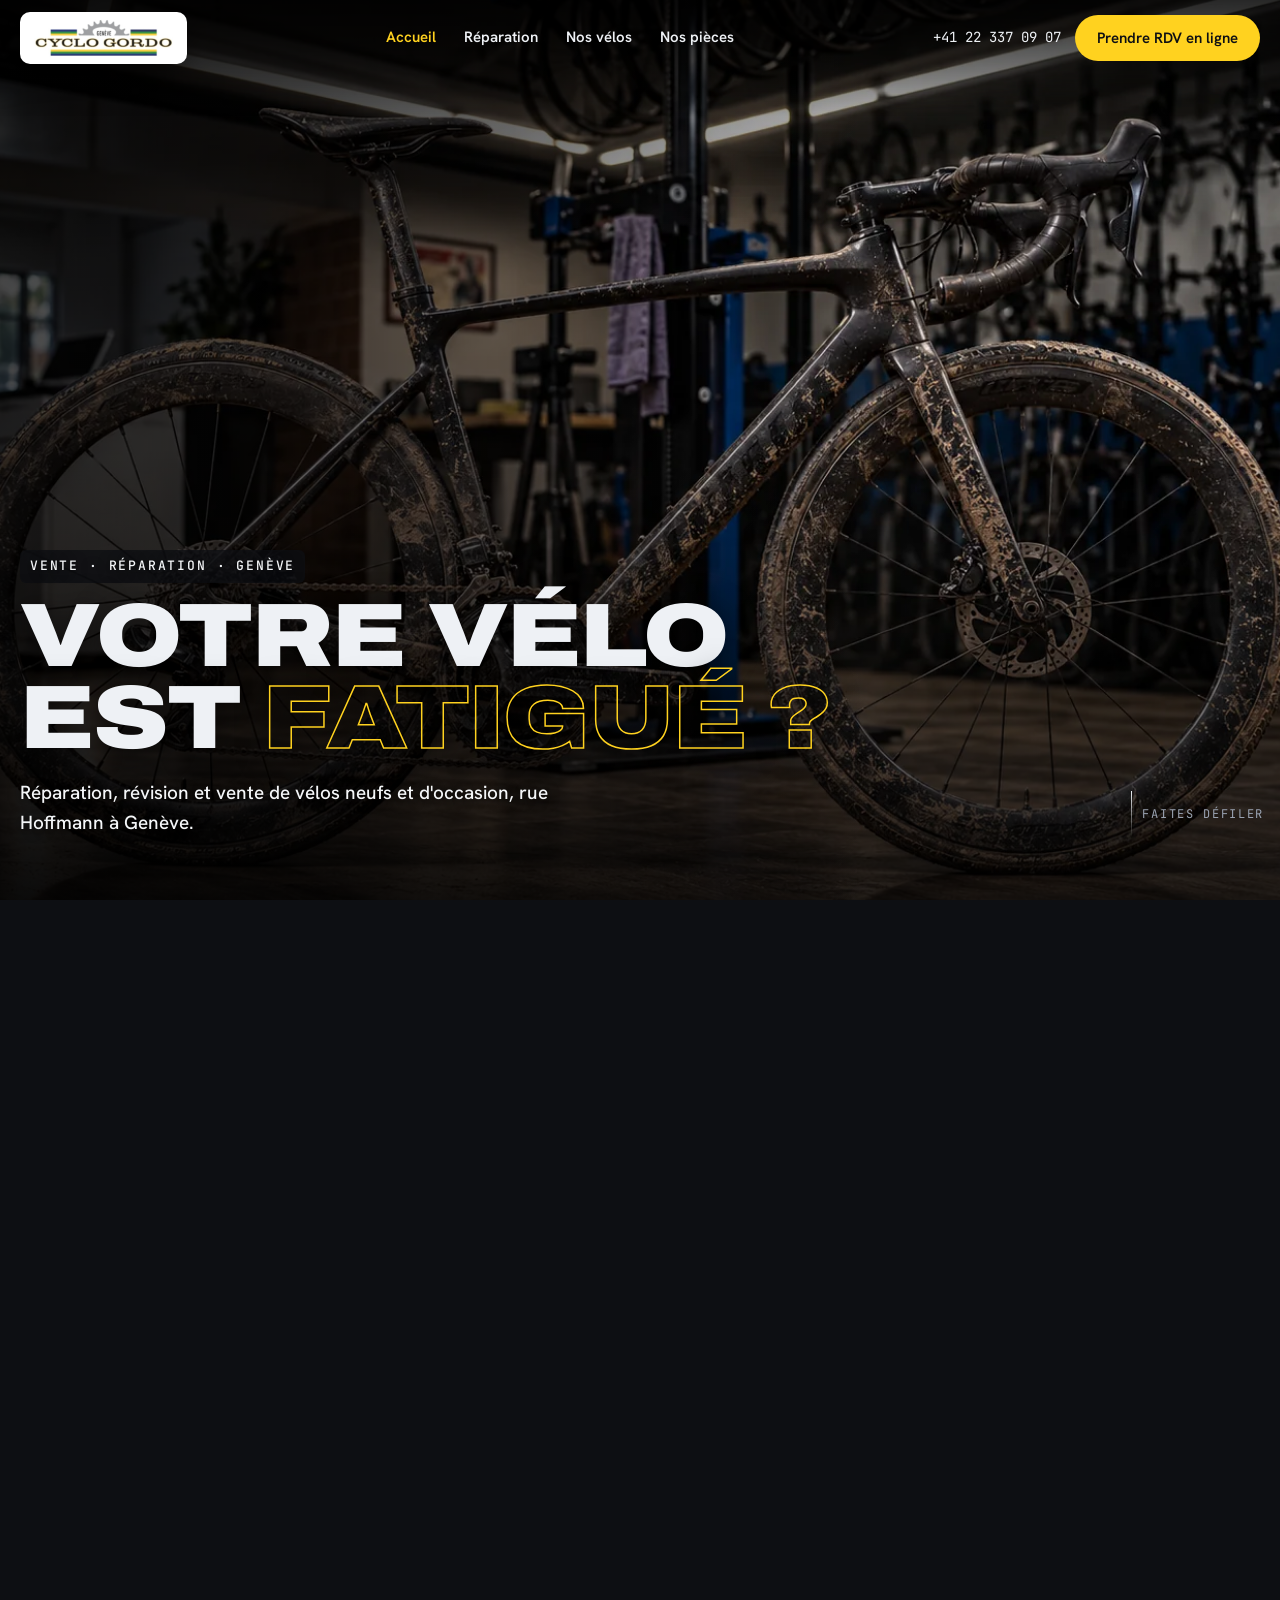
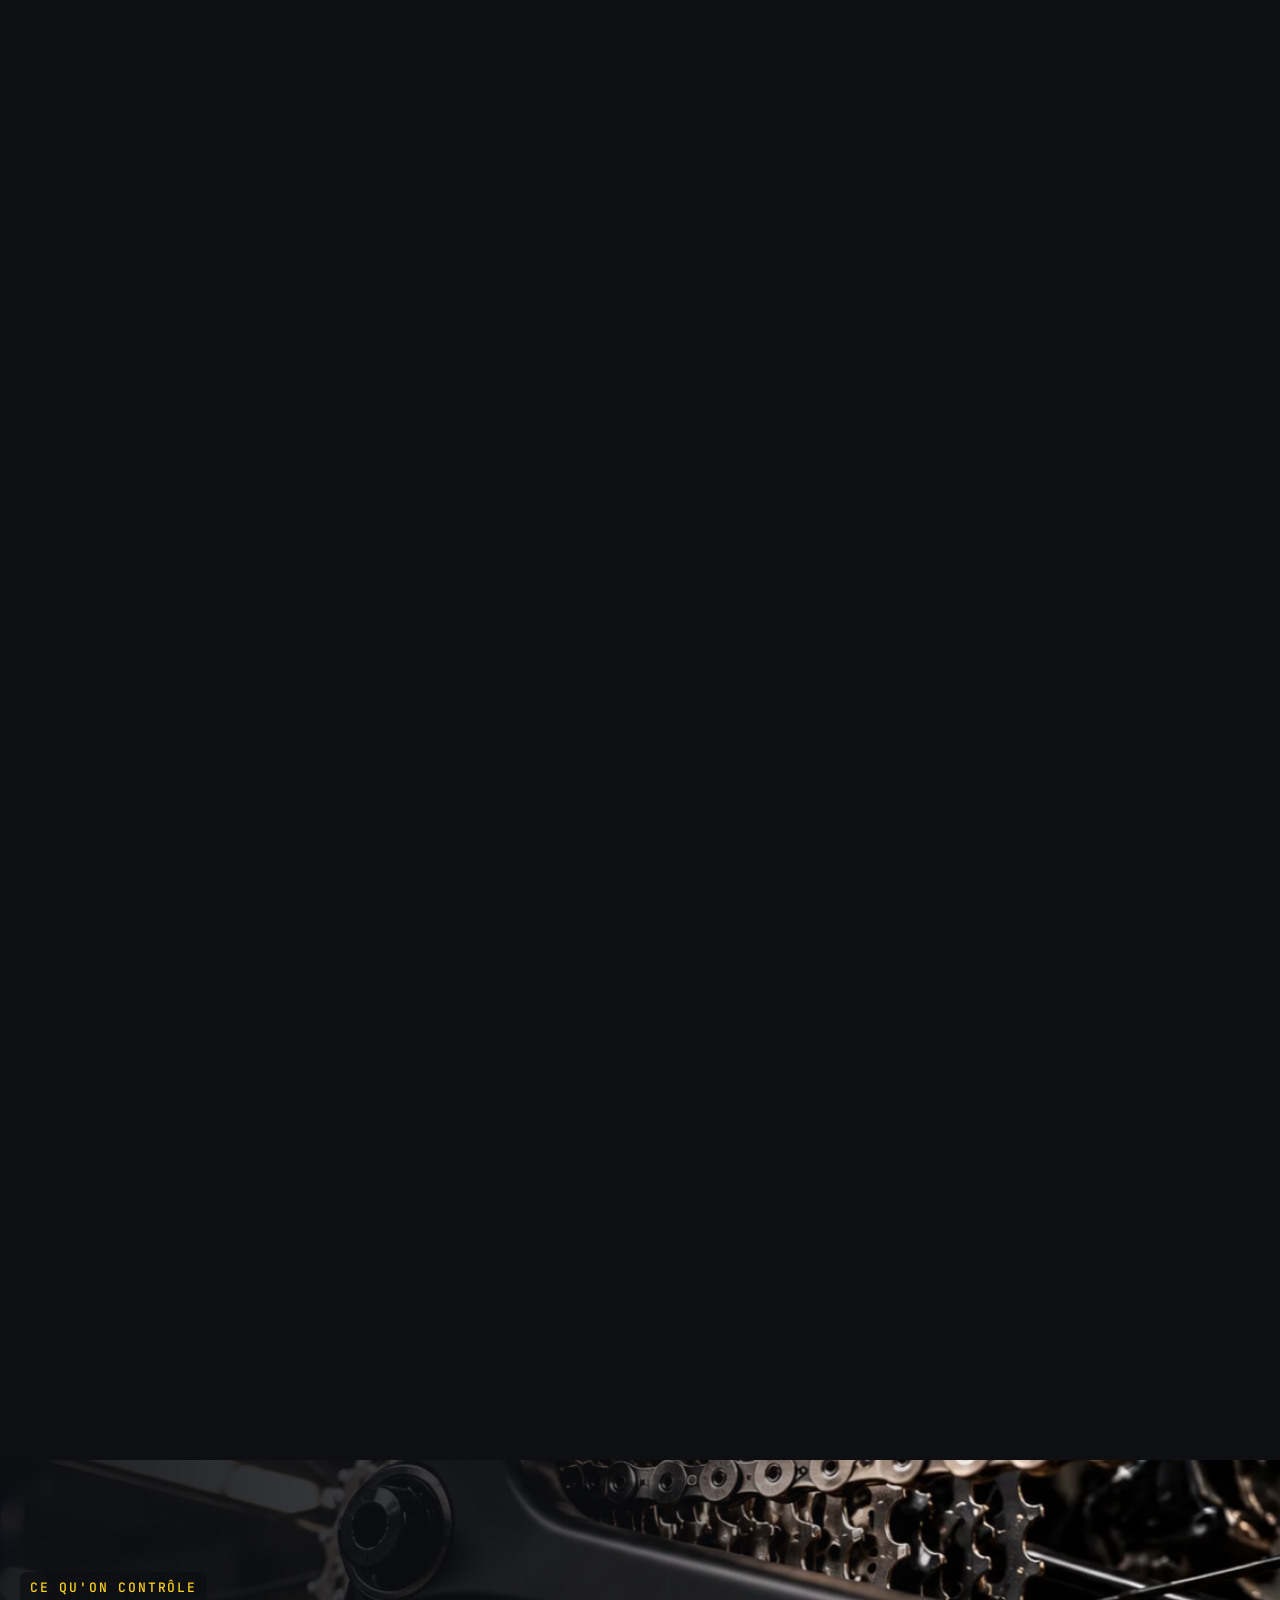
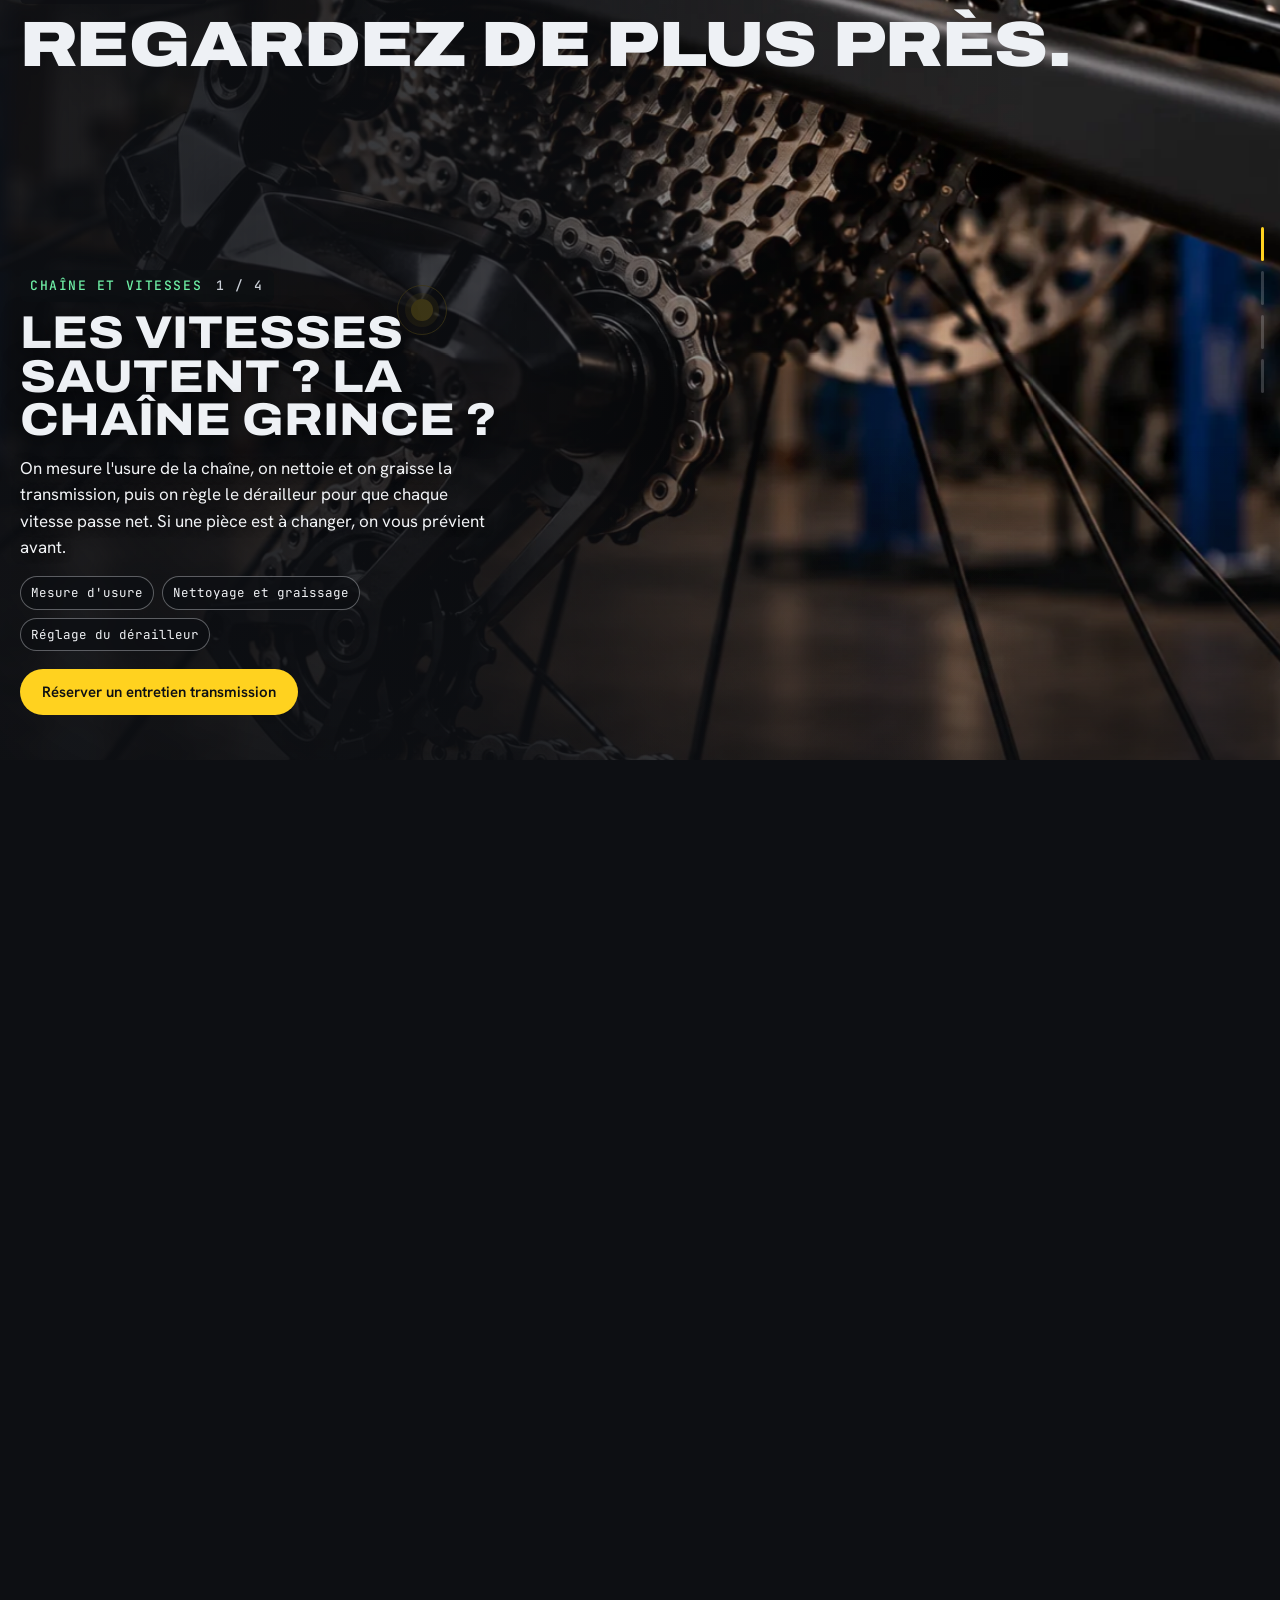
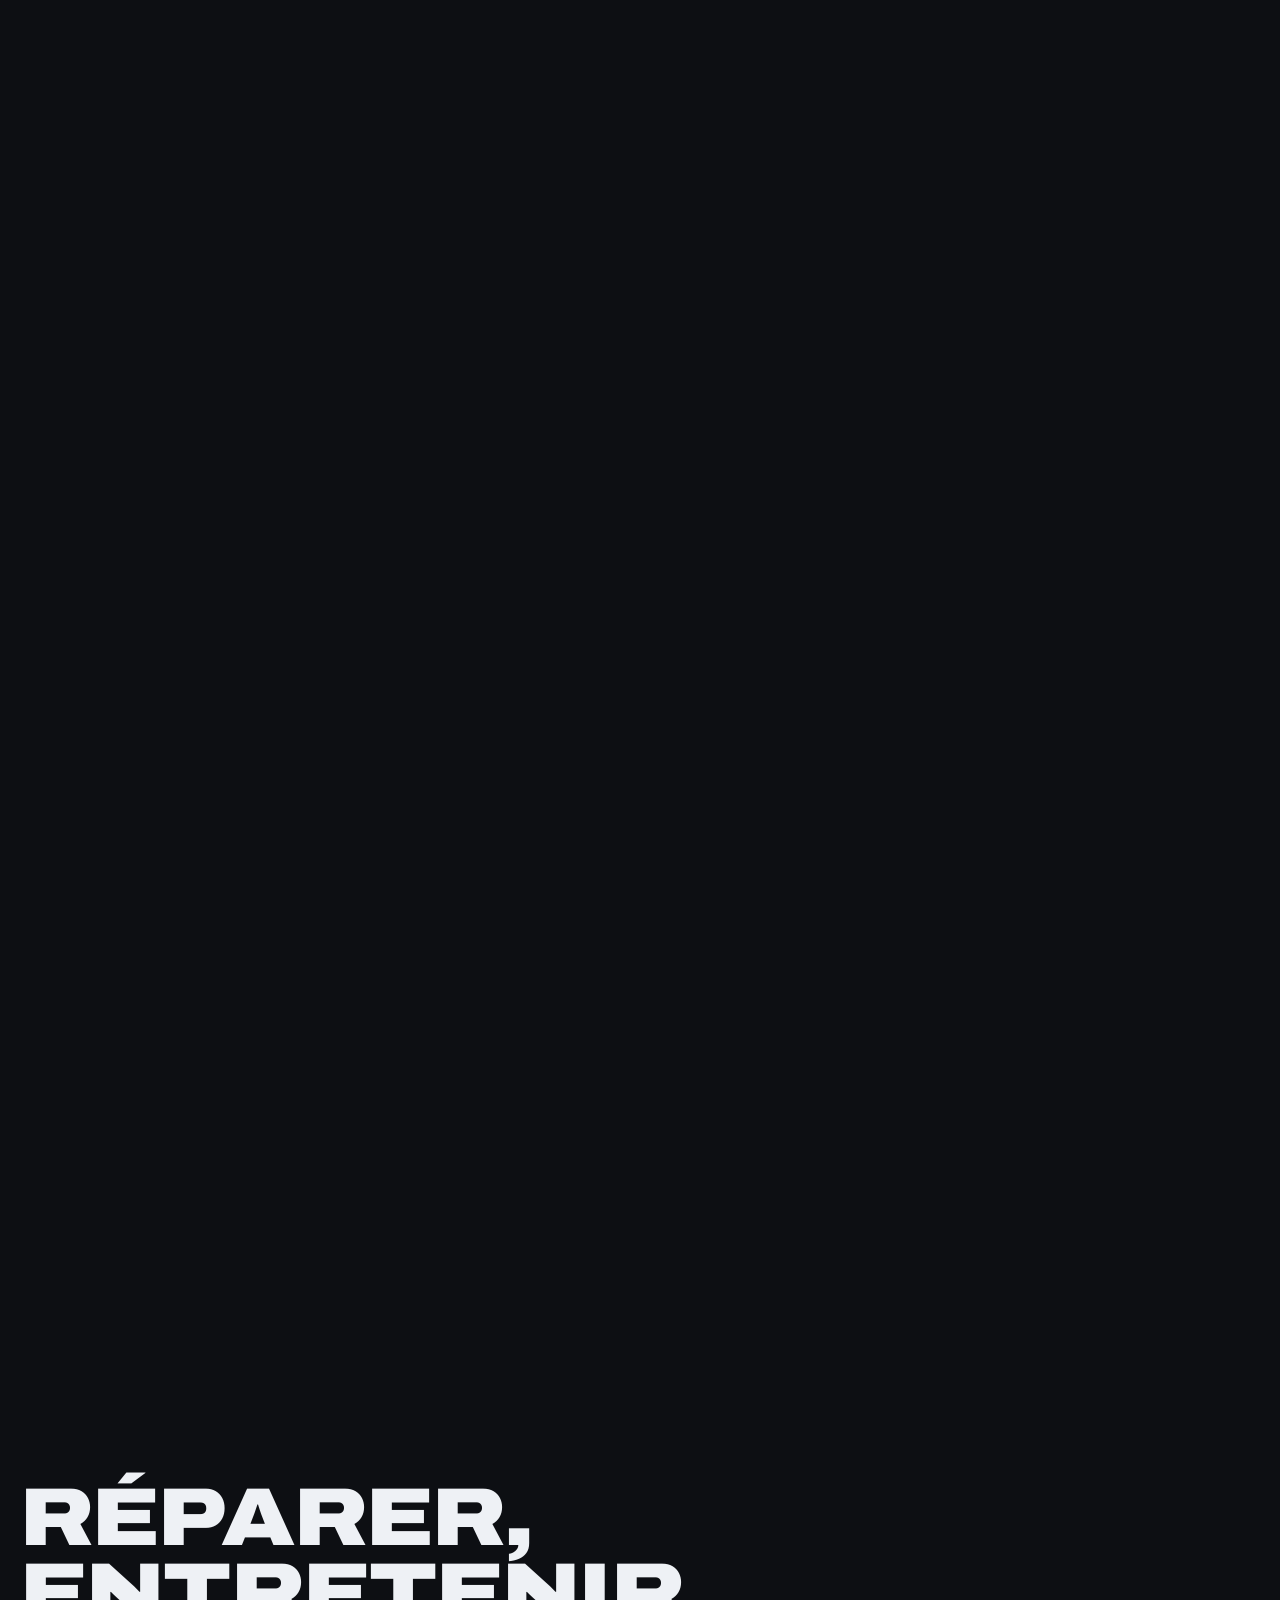
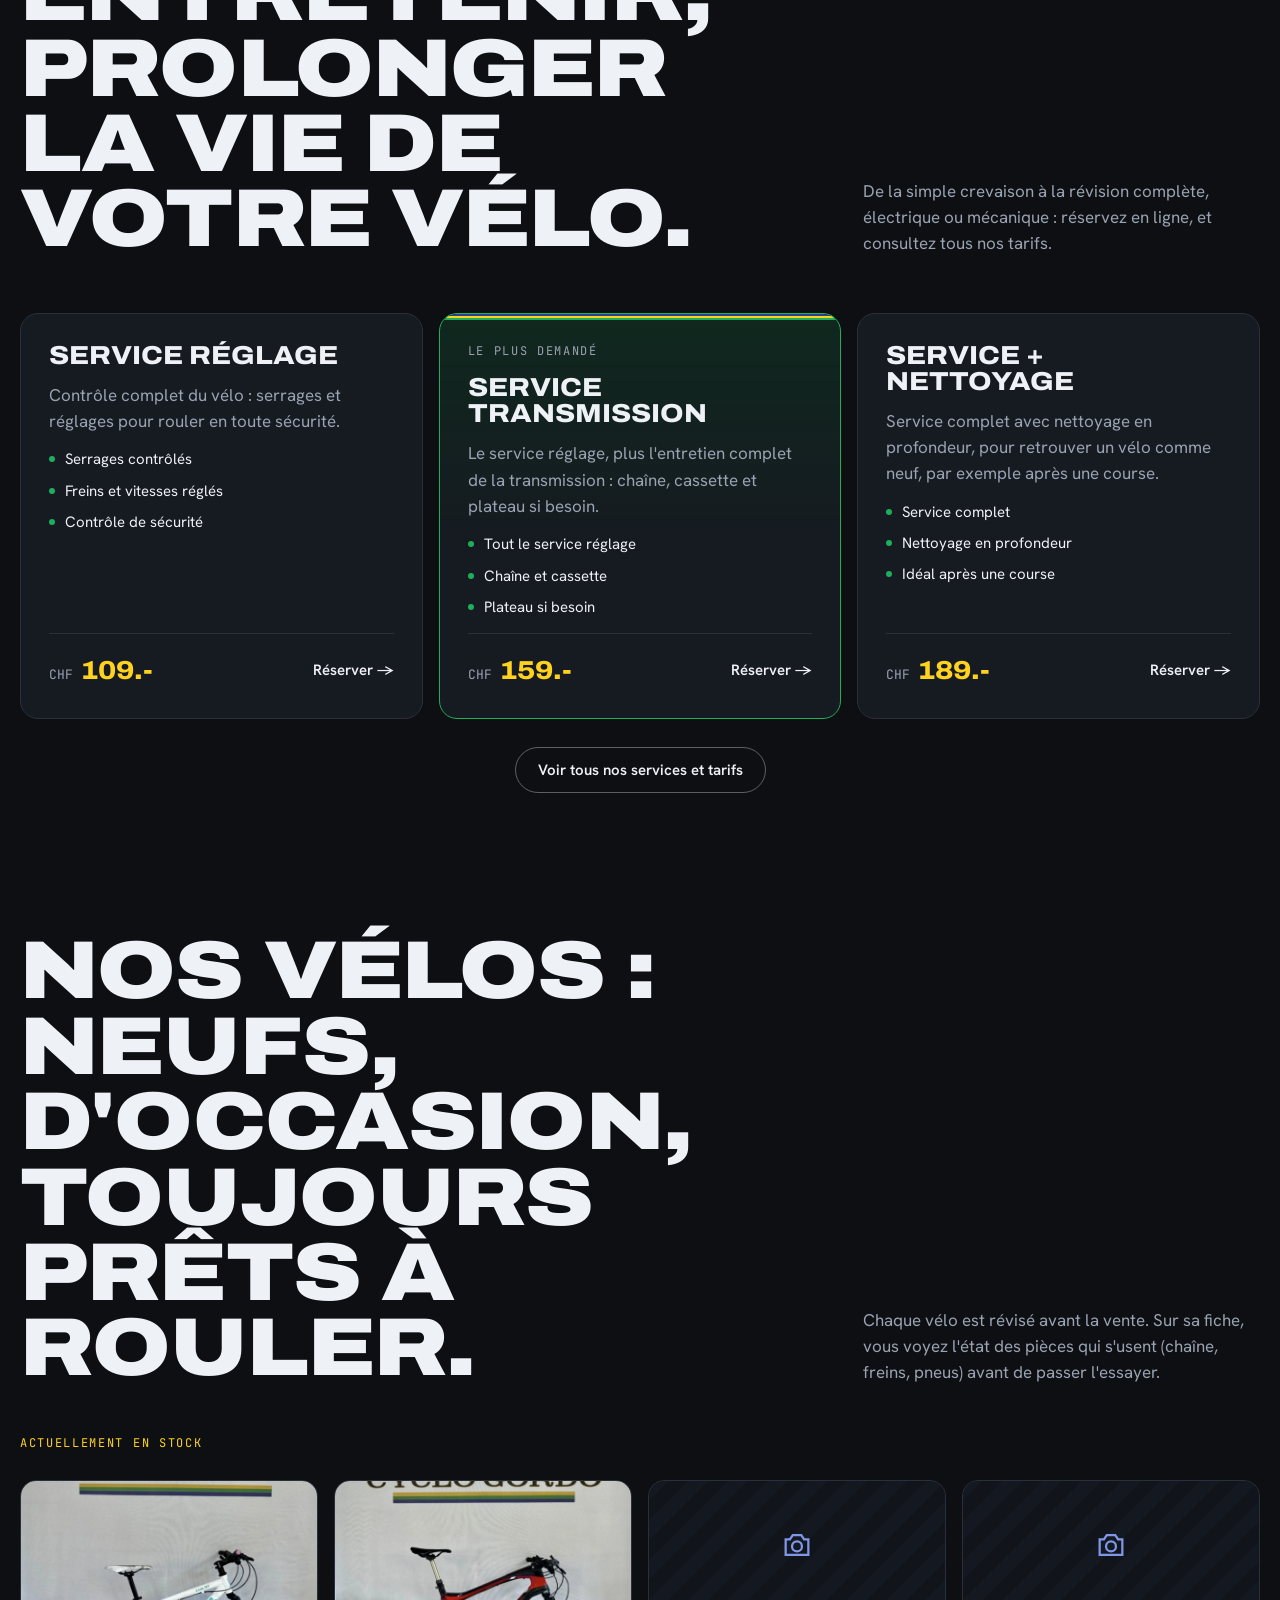
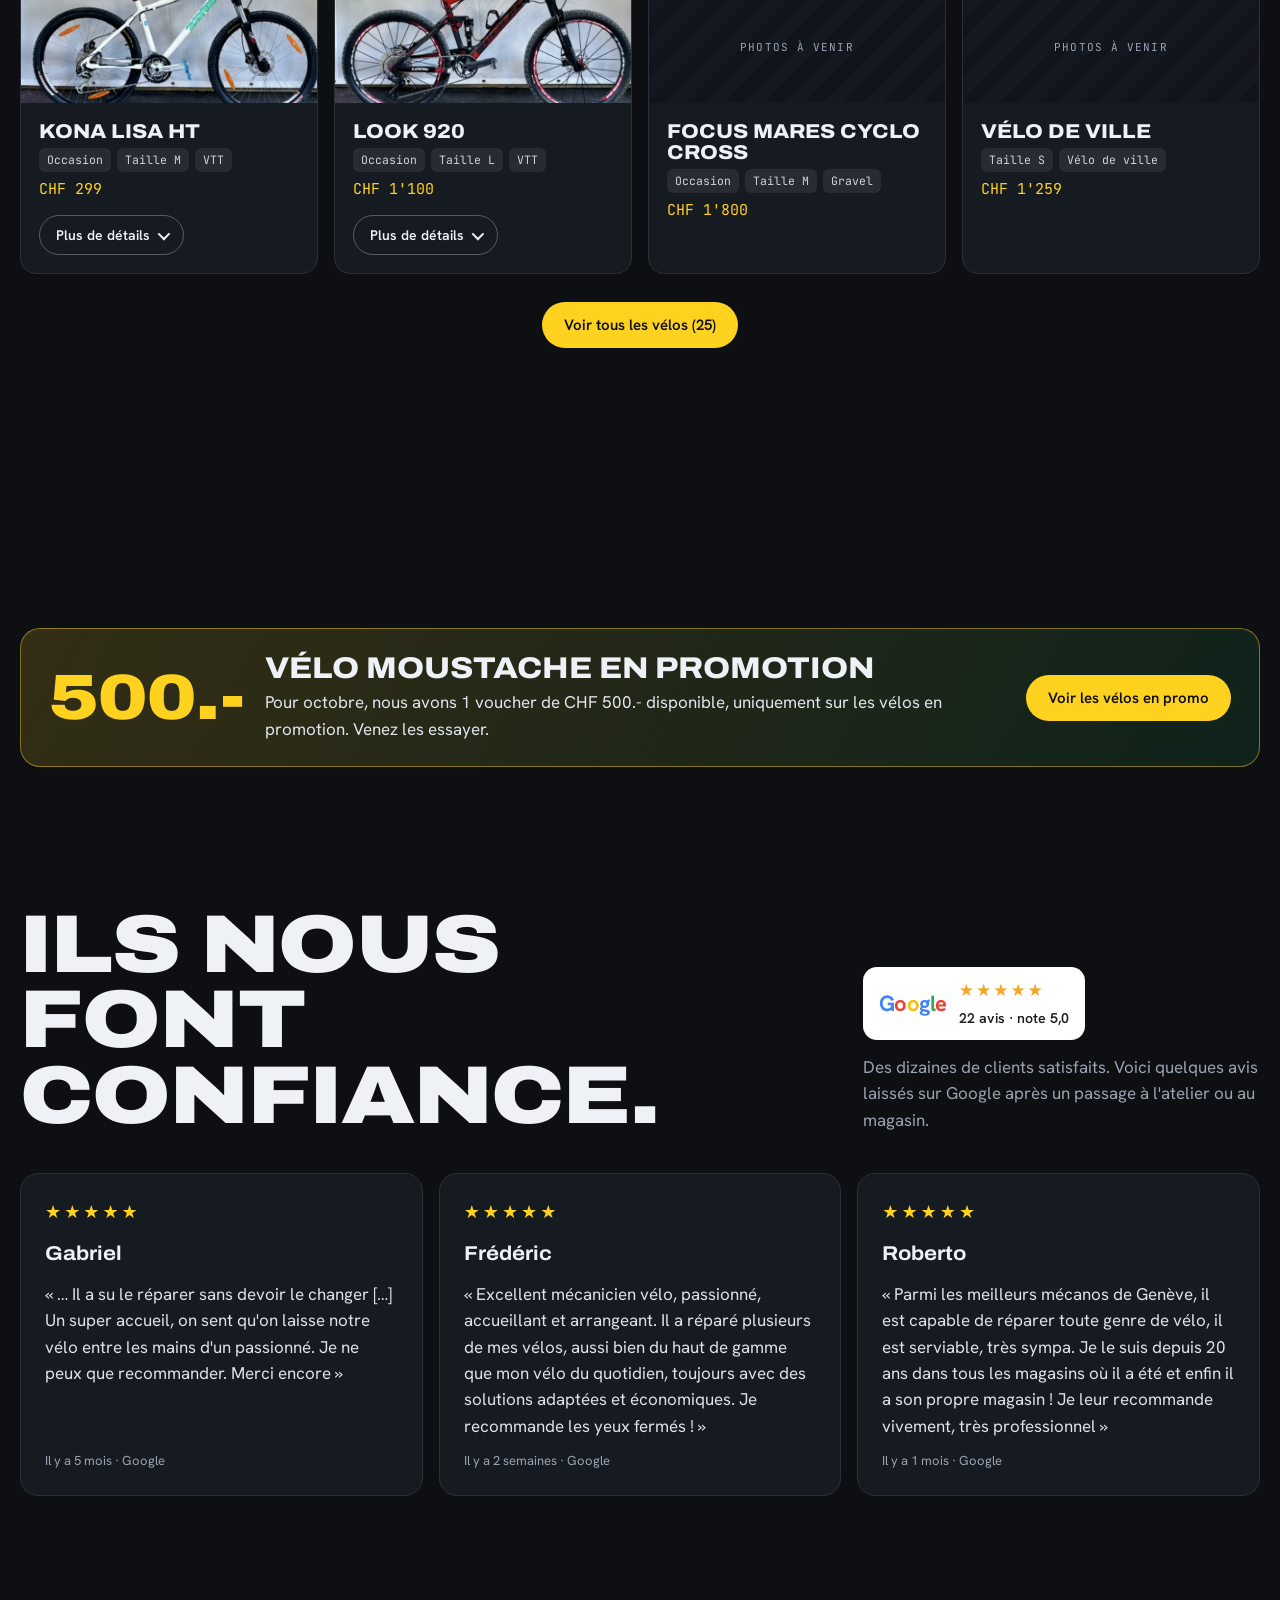
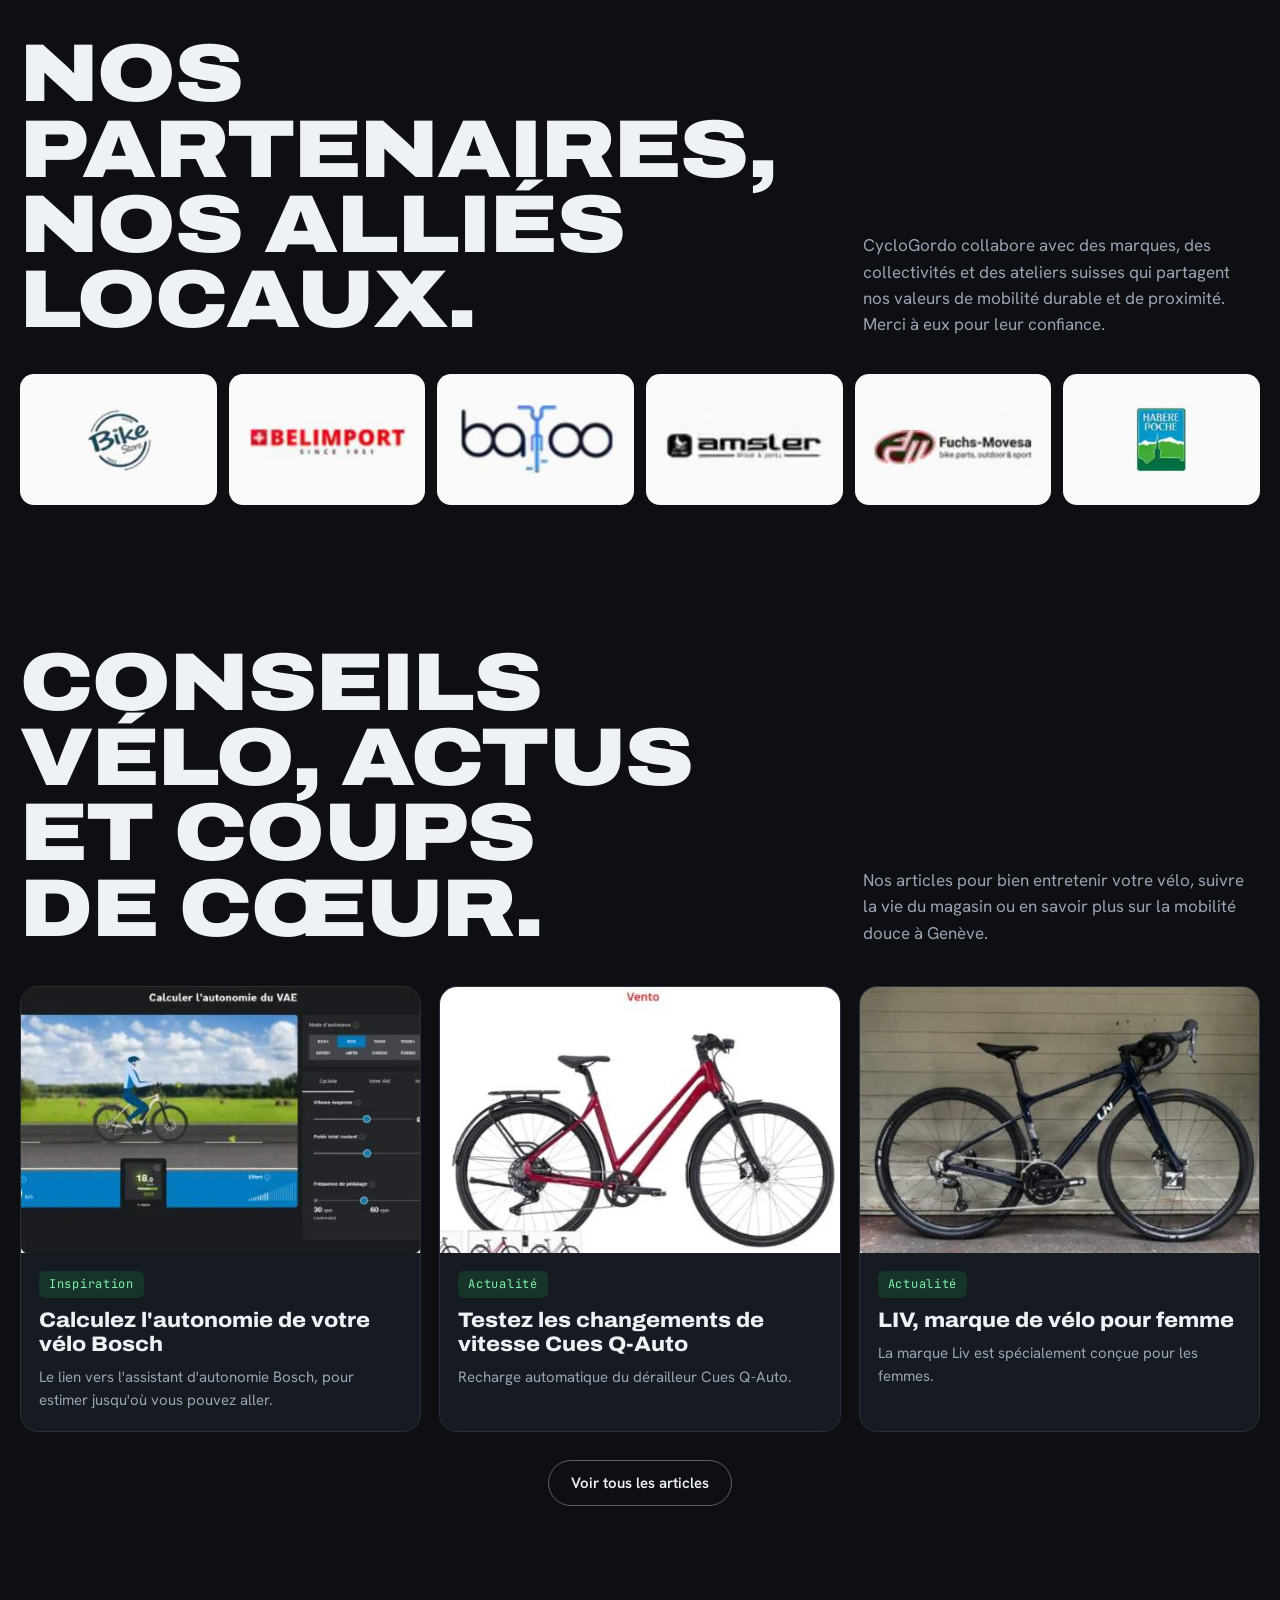
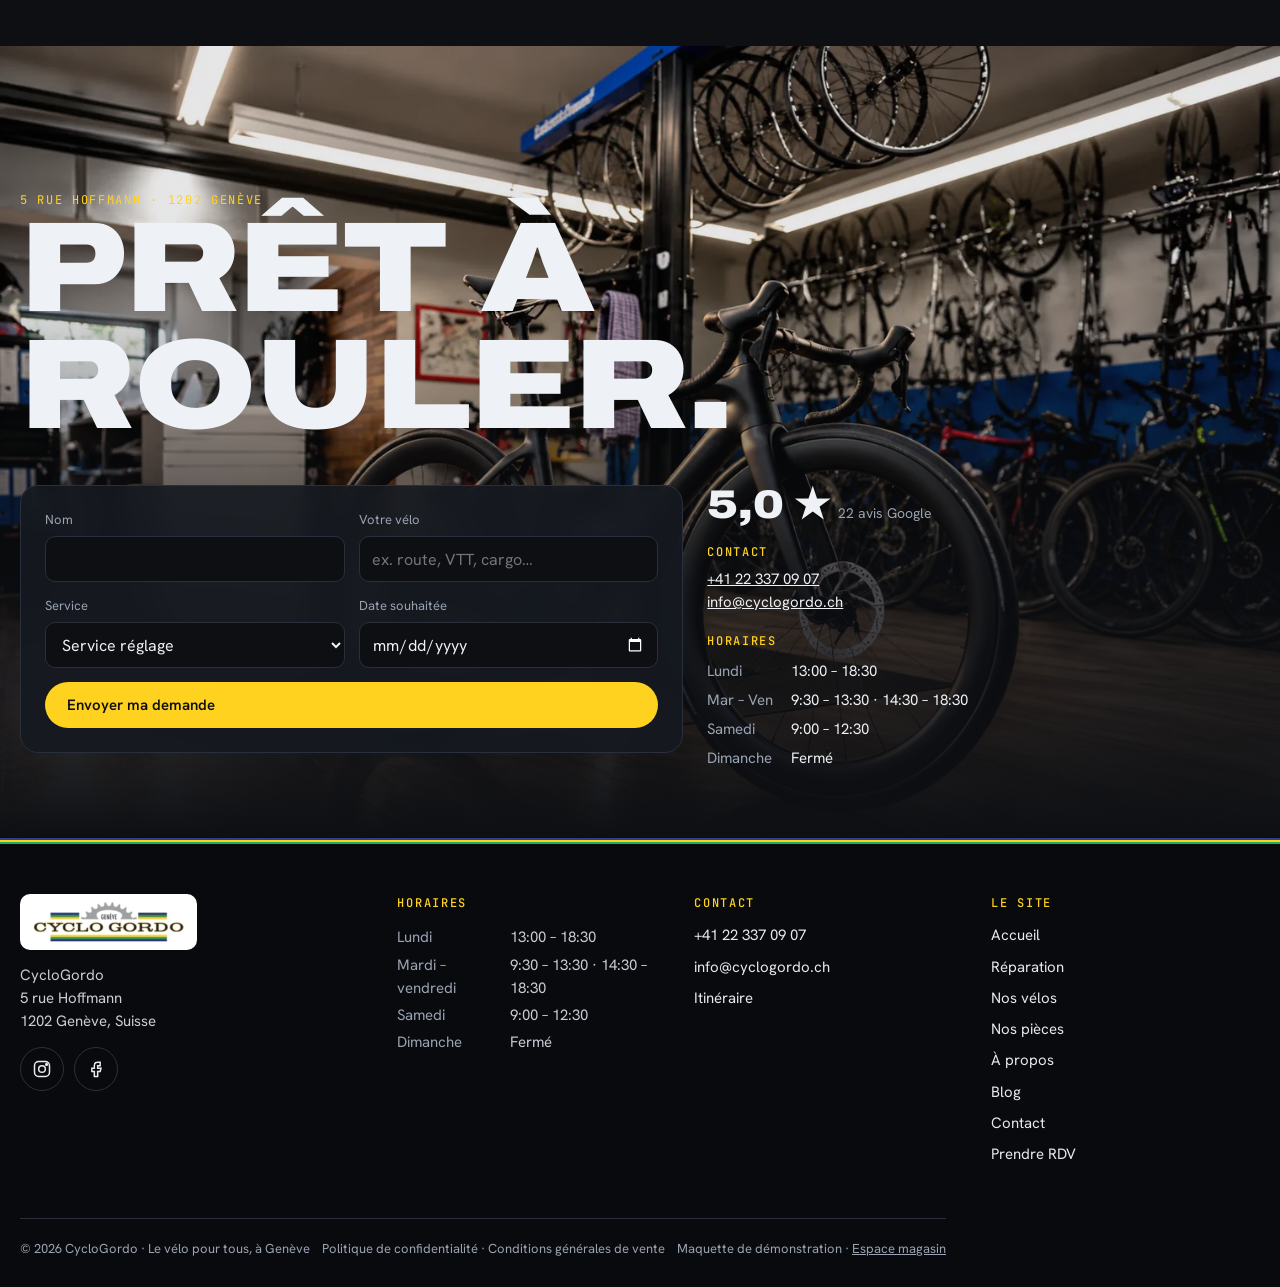
<file: index.html>
<!doctype html><html lang="fr"><head><meta charset="utf-8"><meta name="viewport" content="width=device-width,initial-scale=1,viewport-fit=cover"><style>:root{padding-top:env(safe-area-inset-top,0px);padding-bottom:env(safe-area-inset-bottom,0px)}body{margin:0}img{max-width:100%}[hidden]{display:none!important}</style></head><body>
<title>CycloGordo Atelier</title>
<meta name="claude:viewport-fit-sides" content="cover">
<link rel="preconnect" href="https://fonts.googleapis.com">
<link rel="preconnect" href="https://fonts.gstatic.com" crossorigin>
<link rel="stylesheet" href="https://fonts.googleapis.com/css2?family=Archivo:wdth,wght@62..125,400..900&family=Hanken+Grotesk:wght@400;500;600&family=JetBrains+Mono:wght@400;500&display=swap">
<link rel="stylesheet" href="assets/site.css?v=6">

<header id="hdr" class="gut">
  <div class="wrap nav">
    <a class="logo" href="index.html"><img src="img/logo.png" alt="Cyclo Gordo Genève, accueil" width="478" height="134"></a>
    <ul><li><a href="index.html" aria-current="page">Accueil</a></li><li><a href="reparation.html">Réparation</a></li><li><a href="velos.html">Nos vélos</a></li><li><a href="pieces.html">Nos pièces</a></li></ul>
    <div class="right">
      <a class="phone" href="tel:+41223370907">+41 22 337 09 07</a>
      <a class="btn" href="rdv.html">Prendre RDV en ligne</a>
      <button class="menu-btn" type="button" id="menuBtn" aria-expanded="false" aria-controls="drawer"><svg viewBox="0 0 24 24" fill="none" stroke="currentColor" stroke-width="2" aria-hidden="true"><path d="M4 7h16M4 12h16M4 17h16"/></svg>Menu</button>
    </div>
  </div>
</header>
<div class="drawer" id="drawer" hidden>
  <div class="top"><img src="img/logo.png" alt="Cyclo Gordo" width="478" height="134"><button class="close" type="button" id="menuClose" aria-label="Fermer le menu"><svg viewBox="0 0 24 24" width="20" height="20" fill="none" stroke="currentColor" stroke-width="2" aria-hidden="true"><path d="M6 6l12 12M18 6 6 18"/></svg></button></div>
  <a class="l" href="index.html" aria-current="page">Accueil</a><a class="l" href="reparation.html">Réparation</a><a class="l" href="velos.html">Nos vélos</a><a class="l" href="pieces.html">Nos pièces</a><a class="l" href="a-propos.html">À propos</a><a class="l" href="blog.html">Blog</a><a class="l" href="contact.html">Contact</a>
  <a class="btn" href="rdv.html">Prendre RDV en ligne</a>
  <a class="btn ghost" href="tel:+41223370907">Appeler le +41 22 337 09 07</a>
</div>

<main id="top">
  <!-- 1. Sale → propre -->
  <section class="wash" id="wash" aria-label="Avant et après la révision">
    <div class="stage">
      <div class="layer" id="lDirty"><img src="img/dirty.webp" alt="Vélo de route couvert de boue dans l'atelier CycloGordo"></div>
      <div class="layer clean" id="lClean"><img src="img/clean.webp" alt="Le même vélo après révision, propre et brillant"></div>
      <div class="beam" id="beam"></div>
      <div class="washlabel" id="wlabel">À l'atelier</div>
      <div class="shade"></div>
      <div class="hero-copy gut">
        <div class="wrap">
          <div class="hc" id="hc1">
            <p class="eyebrow">Vente · Réparation · Genève</p>
            <h1 class="disp">Votre vélo est <span class="dirt">fatigué&nbsp;?</span></h1>
            <p>Réparation, révision et vente de vélos neufs et d'occasion, rue Hoffmann à Genève.</p>
          </div>
          <div class="hc off" id="hc2">
            <p class="eyebrow">Même vélo · après l'atelier</p>
            <h2 class="disp">Réparé. Révisé. Prêt à rouler.</h2>
            <p>Faites réparer le vôtre, ou trouvez le prochain parmi nos vélos neufs et d'occasion.</p>
            <div class="row">
              <a class="btn" href="rdv.html">Réserver une réparation</a>
              <a class="btn ghost" href="#occasions">Voir les vélos en vente</a>
            </div>
          </div>
        </div>
      </div>
      <div class="scrollhint" id="hint"><i></i>Faites défiler</div>
    </div>
  </section>

  <!-- 2. Gros plans -->
  <section class="closer" id="atelier" aria-label="Ce que l'atelier contrôle">
    <div class="stage">
      <div class="shot" data-i="0"><img src="img/derailleur.webp" alt="Gros plan du dérailleur arrière et de la cassette"></div>
      <div class="shot" data-i="1"><img src="img/brake.webp" alt="Gros plan de l'étrier de frein à disque hydraulique"></div>
      <div class="shot" data-i="2"><img src="img/tire.webp" alt="Gros plan du pneu avant et de la jante carbone"></div>
      <div class="shot" data-i="3"><img src="img/drops.webp" alt="Gouttes d'eau qui perlent sur le tube supérieur"></div>
      <div class="hot" data-i="0" style="left:33%;top:50%"></div>
      <div class="hot" data-i="1" style="left:70%;top:52%"></div>
      <div class="hot" data-i="2" style="left:84%;top:62%"></div>
      <div class="hot" data-i="3" style="left:67%;top:49%"></div>
      <div class="shade"></div>
      <div class="cl-ui">
      <div class="cl-head gut"><div class="wrap">
        <p class="eyebrow">Ce qu'on contrôle</p>
        <h2 class="disp">Regardez de plus près.</h2>
      </div></div>
      <div class="cards gut"><div class="wrap">
        <article class="card on" data-i="0">
          <div class="k">Chaîne et vitesses <b>1 / 4</b></div>
          <h3>Les vitesses sautent&nbsp;? La chaîne grince&nbsp;?</h3>
          <p>On mesure l'usure de la chaîne, on nettoie et on graisse la transmission, puis on règle le dérailleur pour que chaque vitesse passe net. Si une pièce est à changer, on vous prévient avant.</p>
          <ul class="chips"><li>Mesure d'usure</li><li>Nettoyage et graissage</li><li>Réglage du dérailleur</li></ul>
          <a class="btn book-btn" href="#contact" data-svc="Service transmission">Réserver un entretien transmission</a>
        </article>
        <article class="card" data-i="1">
          <div class="k">Freins <b>2 / 4</b></div>
          <h3>Levier mou, frein qui siffle&nbsp;?</h3>
          <p>On contrôle les plaquettes ou les patins et l'état des disques, on purge les freins hydrauliques si besoin et on règle les leviers. Vous repartez avec un freinage franc et silencieux.</p>
          <ul class="chips"><li>Plaquettes ou patins</li><li>Purge hydraulique</li><li>Réglage des leviers</li></ul>
          <a class="btn book-btn" href="#contact" data-svc="Service réglage">Réserver un contrôle des freins</a>
        </article>
        <article class="card" data-i="2">
          <div class="k">Pneus et roues <b>3 / 4</b></div>
          <h3>Crevaison, pneu usé, roue voilée&nbsp;?</h3>
          <p>Réparation de crevaison, changement de pneu ou de chambre à air, passage en tubeless. On vérifie aussi la tension des rayons et on dévoile la roue si elle frotte.</p>
          <ul class="chips"><li>Crevaison</li><li>Pneus et chambres</li><li>Dévoilage</li></ul>
          <a class="btn book-btn" href="#contact" data-svc="Crevaison / pneu">Réserver pneus et roues</a>
        </article>
        <article class="card" data-i="3">
          <div class="k">Révision complète <b>4 / 4</b></div>
          <h3>Tout le vélo, de la selle au pédalier.</h3>
          <p>Transmission, freins, roues, direction et serrages : tout est contrôlé et réglé. Le vélo est nettoyé avant de vous être rendu, et on vous explique ce qui a été fait.</p>
          <ul class="chips"><li>Contrôle complet</li><li>Nettoyage</li><li>Explications au retrait</li></ul>
          <a class="btn book-btn" href="#contact" data-svc="Service + Nettoyage">Réserver une révision complète</a>
        </article>
      </div></div>
      </div>
      <div class="progress" aria-hidden="true"><span class="on"></span><span></span><span></span><span></span></div>
    </div>
  </section>

  <!-- 3. Services -->
  <section class="block gut" aria-labelledby="svc-t">
    <div class="wrap">
      <div class="split">
        <h2 class="disp" id="svc-t">Réparer, entretenir, prolonger la vie de votre vélo.</h2>
        <p>De la simple crevaison à la révision complète, électrique ou mécanique&nbsp;: réservez en ligne, et consultez tous nos tarifs.</p>
      </div>
      <div class="services"><article class="svc">
          <h3>Service réglage</h3>
          <p>Contrôle complet du vélo : serrages et réglages pour rouler en toute sécurité.</p>
          <ul><li>Serrages contrôlés</li><li>Freins et vitesses réglés</li><li>Contrôle de sécurité</li></ul>
          <div class="price"><span>CHF <b>109.-</b></span><a href="#contact" data-svc="Service réglage">Réserver →</a></div>
        </article><article class="svc feat">
          <p class="eyebrow">Le plus demandé</p><h3>Service transmission</h3>
          <p>Le service réglage, plus l'entretien complet de la transmission : chaîne, cassette et plateau si besoin.</p>
          <ul><li>Tout le service réglage</li><li>Chaîne et cassette</li><li>Plateau si besoin</li></ul>
          <div class="price"><span>CHF <b>159.-</b></span><a href="#contact" data-svc="Service transmission">Réserver →</a></div>
        </article><article class="svc">
          <h3>Service + Nettoyage</h3>
          <p>Service complet avec nettoyage en profondeur, pour retrouver un vélo comme neuf, par exemple après une course.</p>
          <ul><li>Service complet</li><li>Nettoyage en profondeur</li><li>Idéal après une course</li></ul>
          <div class="price"><span>CHF <b>189.-</b></span><a href="#contact" data-svc="Service + Nettoyage">Réserver →</a></div>
        </article></div>
      <div class="more-row"><a class="btn ghost" href="reparation.html">Voir tous nos services et tarifs</a></div>
    </div>
  </section>

  <!-- 4. Occasions -->
  <section class="block gut" id="occasions" aria-labelledby="occ-t" style="padding-top:0">
    <div class="wrap">
      <div class="split">
        <h2 class="disp" id="occ-t">Nos vélos&nbsp;: neufs, d'occasion, toujours prêts à rouler.</h2>
        <p>Chaque vélo est révisé avant la vente. Sur sa fiche, vous voyez l'état des pièces qui s'usent (chaîne, freins, pneus) avant de passer l'essayer.</p>
      </div>

      <p class="eyebrow" style="margin-top:48px">Actuellement en stock</p>
      <div class="stock" id="stockGrid">
<article class="bike" data-etat="Occasion" data-cat="VTT" data-tailles="M" data-assist="Classique" data-prix="299" data-nom="KONA Lisa HT" data-card="fiche-kona"><a class="ph has" href="#fiche-kona" data-open="fiche-kona" tabindex="-1" aria-hidden="true"><img src="img/kona.webp" alt="Kona Lisa HT" loading="lazy"></a><div class="bd"><h4>KONA Lisa HT</h4><div class="meta"><span>Occasion</span><span>Taille M</span><span>VTT</span></div><span class="pr">CHF 299</span><button class="more" type="button" data-open="fiche-kona" aria-expanded="false" aria-controls="fiche-kona">Plus de détails</button></div>
          <div class="demo sq" id="fiche-kona" data-bike="kona" hidden>
        <div class="viewer sq">
          <img class="v-img" src="img/kona.webp" alt="Kona Lisa HT blanc, VTT semi-rigide, devant le logo Cyclo Gordo">
          <span class="tag">Zoom dans la photo du vélo</span>
          <button class="btn ghost back" type="button" hidden>Vue d'ensemble</button>
          <button class="pin" type="button" data-z="trans" style="left:21%;top:87%" aria-label="Zoom sur la transmission" aria-pressed="false"></button>
          <button class="pin" type="button" data-z="pedal" style="left:46%;top:83%" aria-label="Zoom sur le pédalier" aria-pressed="false"></button>
          <button class="pin" type="button" data-z="frein" style="left:80%;top:82%" aria-label="Zoom sur le frein avant" aria-pressed="false"></button>
          <button class="pin" type="button" data-z="pneu" style="left:70%;top:69%" aria-label="Zoom sur le pneu avant" aria-pressed="false"></button>
          <button class="pin" type="button" data-z="cockpit" style="left:72%;top:47%" aria-label="Zoom sur le cockpit" aria-pressed="false"></button>
          <button class="pin" type="button" data-z="selle" style="left:36%;top:51%" aria-label="Zoom sur la selle" aria-pressed="false"></button>
        </div>
        <div class="sheet">
          <div class="sheet-top"><p class="eyebrow">Occasion · en stock</p><button class="close" type="button" aria-label="Fermer la fiche"><svg viewBox="0 0 24 24" width="18" height="18" fill="none" stroke="currentColor" stroke-width="2" aria-hidden="true"><path d="M6 6l12 12M18 6 6 18"/></svg></button></div>
          <h3>Kona Lisa HT</h3>
          <dl>
            <dt>Type</dt><dd>VTT semi-rigide</dd>
            <dt>Freins</dt><dd>À disque, avant et arrière</dd>
            <dt>Pédalier</dt><dd>Triple plateau</dd>
            <dt>Pneus</dt><dd>Maxxis à crampons</dd>
            <dt>Taille</dt><dd>M</dd>
            <dt>Prix</dt><dd class="pr-big">CHF 299</dd>
          </dl>
          <div class="zones" role="group" aria-label="Zones à inspecter">
            <button type="button" data-z="trans" aria-pressed="false">Transmission</button>
            <button type="button" data-z="pedal" aria-pressed="false">Pédalier</button>
            <button type="button" data-z="frein" aria-pressed="false">Frein avant</button>
            <button type="button" data-z="pneu" aria-pressed="false">Pneu</button>
            <button type="button" data-z="cockpit" aria-pressed="false">Cockpit</button>
            <button type="button" data-z="selle" aria-pressed="false">Selle</button>
          </div>
          <p class="note">Touchez un point jaune pour voir une pièce de près.</p>
          <a class="btn" href="#contact" data-svc="Essai d'un vélo d'occasion">Réserver un essai</a>
        </div>
        </article>
<article class="bike" data-etat="Occasion" data-cat="VTT" data-tailles="L" data-assist="Classique" data-prix="1100" data-nom="LOOK 920" data-card="fiche-look"><a class="ph has" href="#fiche-look" data-open="fiche-look" tabindex="-1" aria-hidden="true"><img src="img/look.webp" alt="LOOK 920" loading="lazy"></a><div class="bd"><h4>LOOK 920</h4><div class="meta"><span>Occasion</span><span>Taille L</span><span>VTT</span></div><span class="pr">CHF 1'100</span><button class="more" type="button" data-open="fiche-look" aria-expanded="false" aria-controls="fiche-look">Plus de détails</button></div>
          <div class="demo sq" id="fiche-look" data-bike="look" hidden>
        <div class="viewer sq">
          <img class="v-img" src="img/look.webp" alt="LOOK 920 noir et rouge, VTT tout-suspendu carbone, devant le logo Cyclo Gordo">
          <span class="tag">Gros plans : visuels d'illustration</span>
          <button class="btn ghost back" type="button" hidden>Vue d'ensemble</button>
          <button class="pin" type="button" data-z="trans" style="left:16%;top:80%" aria-label="Voir la transmission" aria-pressed="false"></button>
          <button class="pin" type="button" data-z="susp" style="left:38%;top:72%" aria-label="Voir la suspension arrière" aria-pressed="false"></button>
          <button class="pin" type="button" data-z="frein" style="left:82%;top:80%" aria-label="Voir le frein avant" aria-pressed="false"></button>
          <button class="pin" type="button" data-z="selle" style="left:32%;top:43%" aria-label="Voir la selle" aria-pressed="false"></button>
        </div>
        <div class="sheet">
          <div class="sheet-top"><p class="eyebrow">Occasion · en stock</p><button class="close" type="button" aria-label="Fermer la fiche"><svg viewBox="0 0 24 24" width="18" height="18" fill="none" stroke="currentColor" stroke-width="2" aria-hidden="true"><path d="M6 6l12 12M18 6 6 18"/></svg></button></div>
          <h3>LOOK 920</h3>
          <dl>
            <dt>Type</dt><dd>VTT tout-suspendu</dd>
            <dt>Cadre</dt><dd>Carbone</dd>
            <dt>Suspension</dt><dd>RockShox avant et arrière</dd>
            <dt>Freins</dt><dd>À disque, avant et arrière</dd>
            <dt>Tige de selle</dt><dd>Télescopique</dd>
            <dt>Taille</dt><dd>L</dd>
            <dt>Prix</dt><dd class="pr-big">CHF 1'100</dd>
          </dl>
          <div class="zones" role="group" aria-label="Zones à inspecter">
            <button type="button" data-z="trans" aria-pressed="false">Transmission</button>
            <button type="button" data-z="susp" aria-pressed="false">Suspension</button>
            <button type="button" data-z="frein" aria-pressed="false">Frein avant</button>
            <button type="button" data-z="selle" aria-pressed="false">Selle</button>
          </div>
          <p class="note">Touchez un point jaune pour voir une pièce de près.</p>
          <a class="btn" href="#contact" data-svc="Essai d'un vélo d'occasion">Réserver un essai</a>
        </div>
      </div>
        </article>
<article class="bike" data-etat="Occasion" data-cat="Gravel" data-tailles="M" data-assist="Classique" data-prix="1800" data-nom="Focus Mares Cyclo cross"><div class="ph soon"><svg viewBox="0 0 24 24" fill="none" stroke="currentColor" stroke-width="1.6" aria-hidden="true"><path d="M4 8h3l2-3h6l2 3h3v11H4z"/><circle cx="12" cy="13" r="3.5"/></svg>Photos à venir</div><div class="bd"><h4>Focus Mares Cyclo cross</h4><div class="meta"><span>Occasion</span><span>Taille M</span><span>Gravel</span></div><span class="pr">CHF 1'800</span></div></article>
<article class="bike" data-etat="" data-cat="Vélo de ville" data-tailles="S" data-assist="" data-prix="1259" data-nom="Vélo de Ville"><div class="ph soon"><svg viewBox="0 0 24 24" fill="none" stroke="currentColor" stroke-width="1.6" aria-hidden="true"><path d="M4 8h3l2-3h6l2 3h3v11H4z"/><circle cx="12" cy="13" r="3.5"/></svg>Photos à venir</div><div class="bd"><h4>Vélo de Ville</h4><div class="meta"><span>Taille S</span><span>Vélo de ville</span></div><span class="pr">CHF 1'259</span></div></article>
      </div>
      <div class="more-row"><a class="btn" href="velos.html">Voir tous les vélos (25)</a></div>
    </div>
  </section>

<section class="block gut" aria-label="Promotion du mois">
    <div class="wrap"><div class="promo"><span class="big">500.-</span><div><h3>Vélo Moustache en promotion</h3><p>Pour octobre, nous avons 1 voucher de CHF 500.- disponible, uniquement sur les vélos en promotion. Venez les essayer.</p></div><a class="btn" href="velos.html">Voir les vélos en promo</a></div></div>
  </section>
<section class="block gut" aria-labelledby="rev-t" style="padding-top:0">
    <div class="wrap">
      <div class="split"><h2 class="disp" id="rev-t">Ils nous font confiance.</h2><div class="rev-side"><span class="gbadge"><span class="g"><span>G</span><span>o</span><span>o</span><span>g</span><span>l</span><span>e</span></span><span><span class="s">★★★★★</span><br><small>22 avis · note 5,0</small></span></span><p style="margin:0;color:var(--mute)">Des dizaines de clients satisfaits. Voici quelques avis laissés sur Google après un passage à l'atelier ou au magasin.</p></div></div>
      <div class="reviews"><article class="review"><span class="st" aria-label="5 étoiles sur 5">★★★★★</span><b>Gabriel</b><p>« … Il a su le réparer sans devoir le changer […] Un super accueil, on sent qu&#x27;on laisse notre vélo entre les mains d&#x27;un passionné. Je ne peux que recommander. Merci encore »</p><small>Il y a 5 mois · Google</small></article><article class="review"><span class="st" aria-label="5 étoiles sur 5">★★★★★</span><b>Frédéric</b><p>« Excellent mécanicien vélo, passionné, accueillant et arrangeant. Il a réparé plusieurs de mes vélos, aussi bien du haut de gamme que mon vélo du quotidien, toujours avec des solutions adaptées et économiques. Je recommande les yeux fermés ! »</p><small>Il y a 2 semaines · Google</small></article><article class="review"><span class="st" aria-label="5 étoiles sur 5">★★★★★</span><b>Roberto</b><p>« Parmi les meilleurs mécanos de Genève, il est capable de réparer toute genre de vélo, il est serviable, très sympa. Je le suis depuis 20 ans dans tous les magasins où il a été et enfin il a son propre magasin ! Je leur recommande vivement, très professionnel »</p><small>Il y a 1 mois · Google</small></article></div>
    </div>
  </section>
<section class="block gut" aria-labelledby="par-t" style="padding-top:0">
    <div class="wrap">
      <div class="split"><h2 class="disp" id="par-t">Nos partenaires, nos alliés locaux.</h2><p>CycloGordo collabore avec des marques, des collectivités et des ateliers suisses qui partagent nos valeurs de mobilité durable et de proximité. Merci à eux pour leur confiance.</p></div>
      <div class="partners"><div class="partner"><img src="img/p/newbikestore.png" alt="New Bike Store" loading="lazy"></div><div class="partner"><img src="img/p/belimport.png" alt="Belimport" loading="lazy"></div><div class="partner"><img src="img/p/batoo.png" alt="Batoo" loading="lazy"></div><div class="partner"><img src="img/p/amsler.png" alt="Amsler" loading="lazy"></div><div class="partner"><img src="img/p/fuchs.png" alt="Fuchs-Movesa" loading="lazy"></div><div class="partner"><img src="img/p/habere.png" alt="Habère-Poche" loading="lazy"></div></div>
    </div>
  </section>
<section class="block gut" aria-labelledby="blog-t" style="padding-top:0">
    <div class="wrap">
      <div class="split"><h2 class="disp" id="blog-t">Conseils vélo, actus et coups de cœur.</h2><p>Nos articles pour bien entretenir votre vélo, suivre la vie du magasin ou en savoir plus sur la mobilité douce à Genève.</p></div>
      <div class="posts"><a class="post" href="blog-autonomie-bosch.html"><div class="im"><img src="img/blog/bosch.webp" alt="" loading="lazy"></div><div class="bd"><span class="cat">Inspiration</span><h3>Calculez l&#x27;autonomie de votre vélo Bosch</h3><p>Le lien vers l&#x27;assistant d&#x27;autonomie Bosch, pour estimer jusqu&#x27;où vous pouvez aller.</p></div></a><a class="post" href="blog-cues-q-auto.html"><div class="im"><img src="img/blog/vento.webp" alt="" loading="lazy"></div><div class="bd"><span class="cat">Actualité</span><h3>Testez les changements de vitesse Cues Q-Auto</h3><p>Recharge automatique du dérailleur Cues Q-Auto.</p></div></a><a class="post" href="blog-liv.html"><div class="im"><img src="img/blog/liv.webp" alt="" loading="lazy"></div><div class="bd"><span class="cat">Actualité</span><h3>LIV, marque de vélo pour femme</h3><p>La marque Liv est spécialement conçue pour les femmes.</p></div></a></div>
      <div class="more-row"><a class="btn ghost" href="blog.html">Voir tous les articles</a></div>
    </div>
  </section>

  <!-- 5. Final + réservation -->
  <section class="final gut" id="contact" aria-labelledby="fin-t">
    <img src="img/final.webp" alt="Le vélo révisé, prêt à repartir, dans l'atelier" loading="lazy">
    <div class="wrap">
      <p class="eyebrow">5 rue Hoffmann · 1202 Genève</p>
      <h2 class="disp" id="fin-t">Prêt à rouler.</h2>
      <div class="book">
        <form class="req" id="req" novalidate>
          <label for="f-name">Nom<input id="f-name" name="name" autocomplete="name" required></label>
          <label for="f-bike">Votre vélo<input id="f-bike" name="bike" placeholder="ex. route, VTT, cargo…"></label>
          <label for="f-svc">Service<select id="f-svc" name="svc"><option>Service réglage</option><option>Service transmission</option><option>Service + Nettoyage</option><option>Crevaison / pneu</option><option>Mise en boîte</option><option>Premier service vélo neuf</option><option>Essai d&#x27;un vélo d&#x27;occasion</option><option>Montage / vélo d&#x27;entreprise</option><option>Autre demande</option></select></label>
          <label for="f-date">Date souhaitée<input id="f-date" name="date" type="date"></label>
          <button class="btn full" type="submit">Envoyer ma demande</button>
          <p class="ok" id="ok" hidden></p>
        </form>
        <div class="info">
          <div class="stars">5,0 ★<small>22 avis Google</small></div>
          <div><h3>Contact</h3><p style="margin:0"><a href="tel:+41223370907" style="color:inherit">+41 22 337 09 07</a><br><a href="mailto:info@cyclogordo.ch" style="color:inherit">info@cyclogordo.ch</a></p></div>
          <div>
            <h3>Horaires</h3>
            <table>
              <tr><td>Lundi</td><td>13:00 – 18:30</td></tr>
              <tr><td>Mar – Ven</td><td>9:30 – 13:30 · 14:30 – 18:30</td></tr>
              <tr><td>Samedi</td><td>9:00 – 12:30</td></tr>
              <tr><td>Dimanche</td><td>Fermé</td></tr>
            </table>
          </div>
        </div>
      </div>
    </div>
  </section>
</main>

<footer class="site-foot gut">
  <div class="wrap">
    <div class="foot-grid">
      <div>
        <a class="logo-w" href="index.html"><img src="img/logo.png" alt="Cyclo Gordo Genève" width="478" height="134"></a>
        <p style="margin:0">CycloGordo<br>5 rue Hoffmann<br>1202 Genève, Suisse</p>
        <div class="socials"><a href="https://www.instagram.com/cyclogordo/" aria-label="Instagram de CycloGordo"><svg viewBox="0 0 24 24" fill="none" stroke="currentColor" stroke-width="1.8" aria-hidden="true"><rect x="3" y="3" width="18" height="18" rx="5"/><circle cx="12" cy="12" r="4"/><circle cx="17.5" cy="6.5" r="1" fill="currentColor"/></svg></a><a href="https://www.facebook.com/gordobmx" aria-label="Facebook de CycloGordo"><svg viewBox="0 0 24 24" fill="none" stroke="currentColor" stroke-width="1.8" aria-hidden="true"><path d="M14 8h3V4h-3a4 4 0 0 0-4 4v3H7v4h3v6h4v-6h3l1-4h-4V8z"/></svg></a></div>
      </div>
      <div><h3>Horaires</h3><table><tr><td>Lundi</td><td>13:00 – 18:30</td></tr><tr><td>Mardi – vendredi</td><td>9:30 – 13:30 · 14:30 – 18:30</td></tr><tr><td>Samedi</td><td>9:00 – 12:30</td></tr><tr><td>Dimanche</td><td>Fermé</td></tr></table></div>
      <div><h3>Contact</h3><ul><li><a href="tel:+41223370907">+41 22 337 09 07</a></li><li><a href="mailto:info@cyclogordo.ch">info@cyclogordo.ch</a></li><li><a href="https://www.google.com/maps/search/?api=1&amp;query=5+rue+Hoffmann+1202+Gen%C3%A8ve">Itinéraire</a></li></ul></div>
      <div><h3>Le site</h3><ul><li><a href="index.html">Accueil</a></li><li><a href="reparation.html">Réparation</a></li><li><a href="velos.html">Nos vélos</a></li><li><a href="pieces.html">Nos pièces</a></li><li><a href="a-propos.html">À propos</a></li><li><a href="blog.html">Blog</a></li><li><a href="contact.html">Contact</a></li><li><a href="rdv.html">Prendre RDV</a></li></ul></div>
    </div>
    <div class="foot-bottom"><span>© 2026 CycloGordo · Le vélo pour tous, à Genève</span><span>Politique de confidentialité · Conditions générales de vente</span><span>Maquette de démonstration · <a href="admin.html" style="color:inherit">Espace magasin</a></span></div>
  </div>
</footer>

<script src="assets/site.js?v=6"></script>
<script>
(function(){
  const $=s=>document.querySelector(s), $$=s=>[...document.querySelectorAll(s)];
  const hdr=$('#hdr'), wash=$('#wash'), clean=$('#lClean'), dirty=$('#lDirty'), beam=$('#beam'), lab=$('#wlabel'),
        hc1=$('#hc1'), hc2=$('#hc2'), hint=$('#hint'), closer=$('#atelier');
  const shots=$$('.shot'), hots=$$('.hot'), cards=$$('.card'), bars=$$('.progress span');
  const clamp=(v,a,b)=>Math.min(b,Math.max(a,v)), ease=t=>t<.5?2*t*t:1-Math.pow(-2*t+2,2)/2;
  function prog(el){const r=el.getBoundingClientRect();const h=r.height-innerHeight;return h>0?clamp(-r.top/h,0,1):0}
  let last=-1;
  function frame(){
    hdr.classList.toggle('solid',scrollY>40);
    // Lavage
    const p=prog(wash);
    const w=clamp((p-.12)/.62,0,1), e=ease(w);
    const pct=e*100;
    clean.style.clipPath='inset(0 '+(100-pct)+'% 0 0)';
    beam.style.left=pct+'%';
    beam.style.opacity=(w>0&&w<1)?1:0;
    lab.style.left='calc('+pct+'% + 22px)';
    lab.style.opacity=(w>.04&&w<.8)?1:0;
    const z=1.08-p*.08;
    dirty.style.transform=clean.style.transform='scale('+z+')';
    hc1.classList.toggle('off',w>.08);
    hc2.classList.toggle('off',w<.92);
    hint.style.opacity=p>.05?0:1;
    // Gros plans
    const q=prog(closer), n=shots.length, pos=q*n, idx=clamp(Math.floor(pos),0,n-1);
    shots.forEach((s,i)=>{
      const local=pos-i; // 0..1 dans sa plage
      let o=0;
      if(i===0) o=local<1?1:clamp(1-(local-1)*6,0,1);
      else o=clamp(local*6,0,1)*(i===n-1?1:clamp(1-(local-1)*6,0,1));
      s.style.opacity=o;
      s.style.transform='scale('+(1.18-clamp(local,0,1)*.18)+')';
    });
    if(idx!==last){
      last=idx;
      cards.forEach((c,i)=>c.classList.toggle('on',i===idx));
      hots.forEach((h,i)=>h.style.opacity=i===idx?1:0);
      bars.forEach((b,i)=>b.classList.toggle('on',i<=idx));
    }
  }
  let ticking=false;
  addEventListener('scroll',()=>{if(!ticking){ticking=true;requestAnimationFrame(()=>{frame();ticking=false})}},{passive:true});
  addEventListener('resize',frame);
  frame();

})();
</script>
</body></html>
</file>
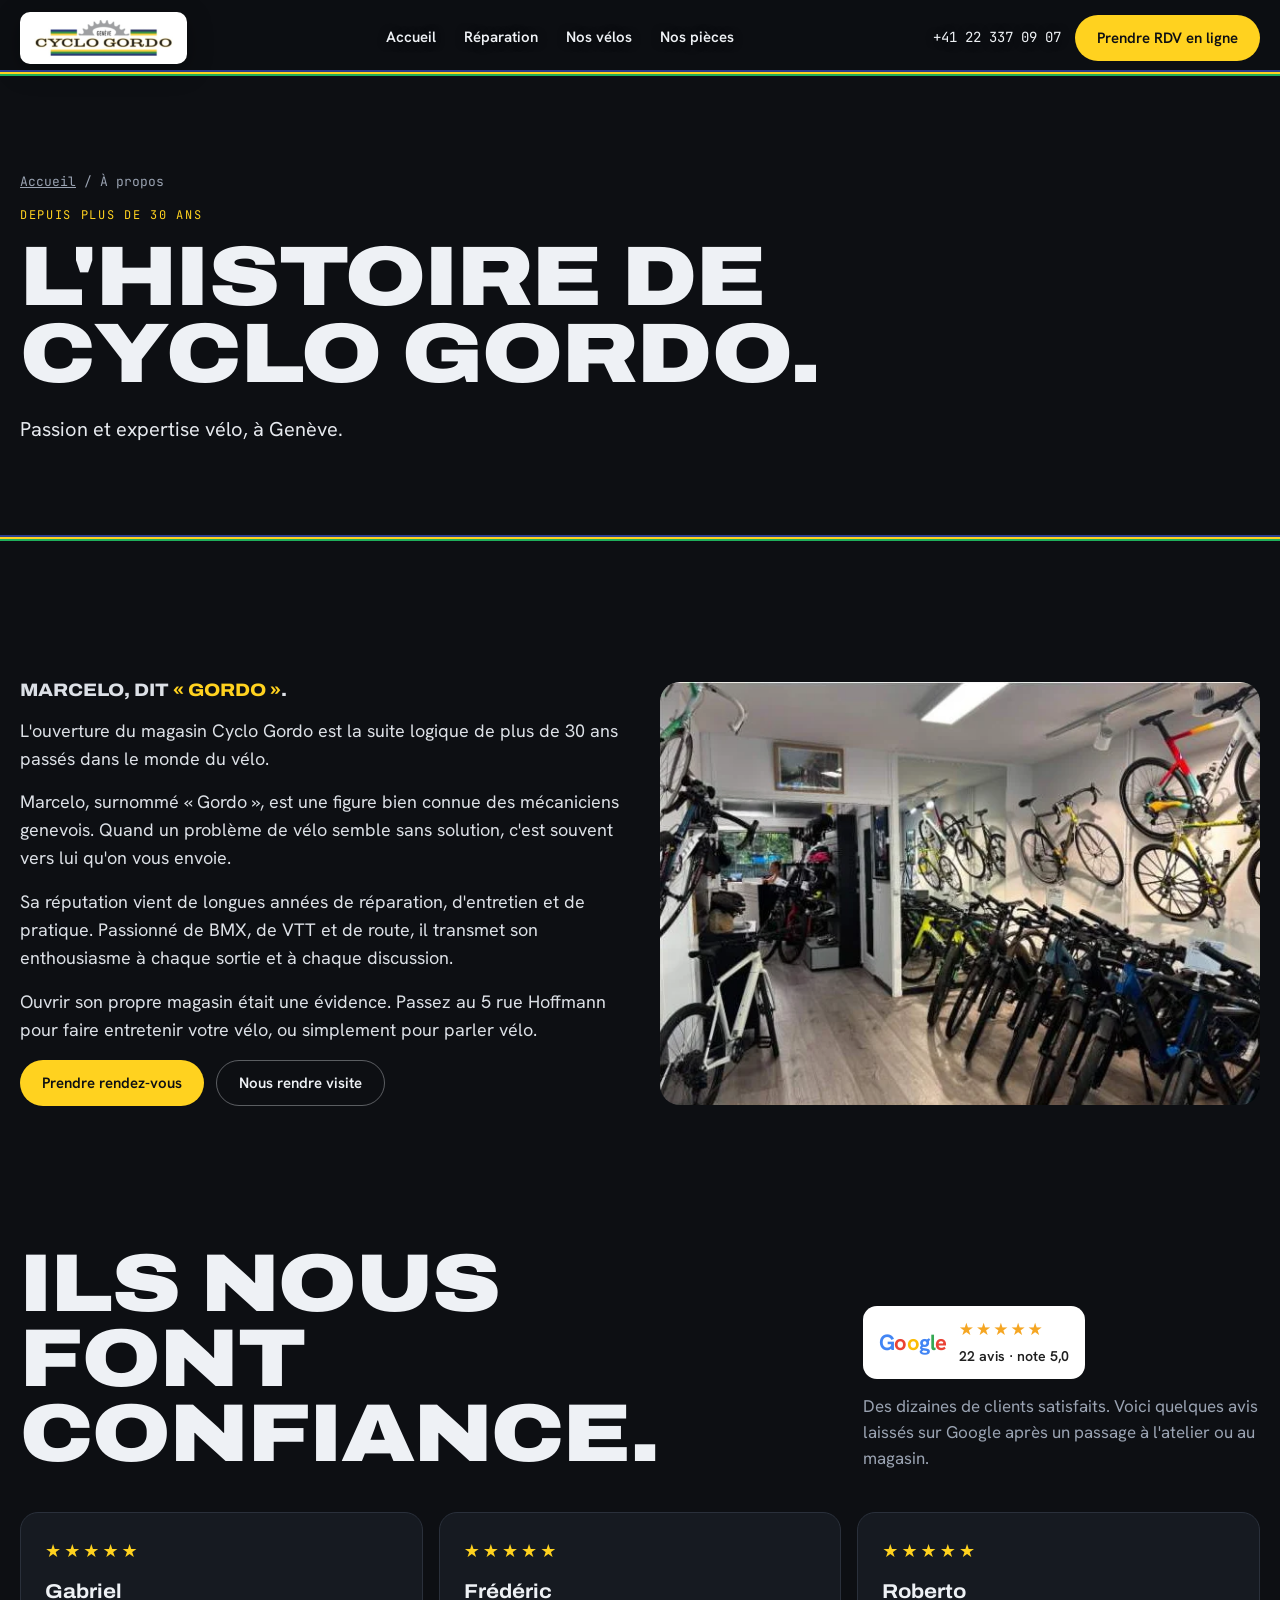
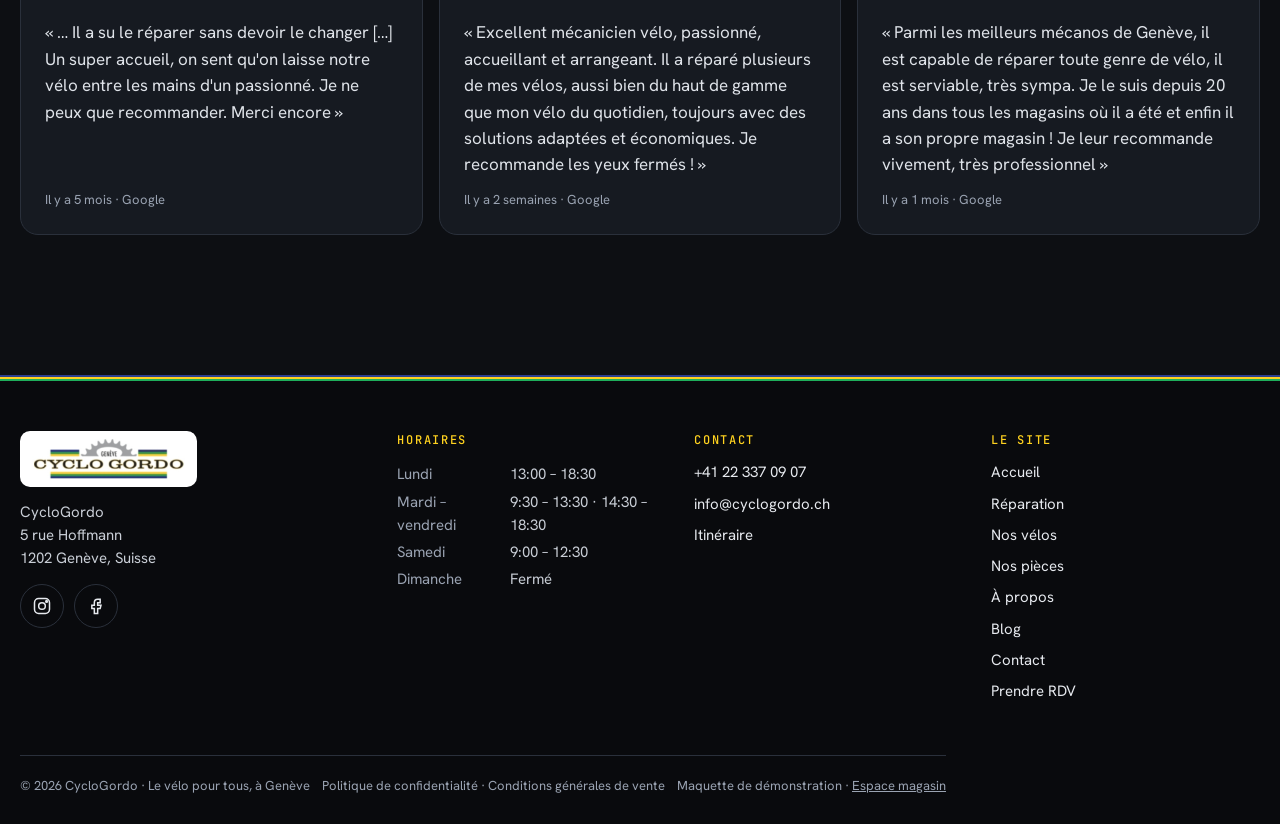
<file: a-propos.html>
<!doctype html>
<html lang="fr">
<head>
<meta charset="utf-8">
<meta name="viewport" content="width=device-width,initial-scale=1,viewport-fit=cover">
<meta name="claude:viewport-fit-sides" content="cover">
<title>À propos · CycloGordo</title>
<style>:root{padding-top:env(safe-area-inset-top,0px);padding-bottom:env(safe-area-inset-bottom,0px)}body{margin:0}img{max-width:100%}[hidden]{display:none!important}</style>
<link rel="preconnect" href="https://fonts.googleapis.com">
<link rel="preconnect" href="https://fonts.gstatic.com" crossorigin>
<link rel="stylesheet" href="https://fonts.googleapis.com/css2?family=Archivo:wdth,wght@62..125,400..900&family=Hanken+Grotesk:wght@400;500;600&family=JetBrains+Mono:wght@400;500&display=swap">
<link rel="stylesheet" href="assets/site.css?v=6">
</head>
<body>
<header id="hdr" class="gut solid">
  <div class="wrap nav">
    <a class="logo" href="index.html"><img src="img/logo.png" alt="Cyclo Gordo Genève, accueil" width="478" height="134"></a>
    <ul><li><a href="index.html">Accueil</a></li><li><a href="reparation.html">Réparation</a></li><li><a href="velos.html">Nos vélos</a></li><li><a href="pieces.html">Nos pièces</a></li></ul>
    <div class="right">
      <a class="phone" href="tel:+41223370907">+41 22 337 09 07</a>
      <a class="btn" href="rdv.html">Prendre RDV en ligne</a>
      <button class="menu-btn" type="button" id="menuBtn" aria-expanded="false" aria-controls="drawer"><svg viewBox="0 0 24 24" fill="none" stroke="currentColor" stroke-width="2" aria-hidden="true"><path d="M4 7h16M4 12h16M4 17h16"/></svg>Menu</button>
    </div>
  </div>
</header>
<div class="drawer" id="drawer" hidden>
  <div class="top"><img src="img/logo.png" alt="Cyclo Gordo" width="478" height="134"><button class="close" type="button" id="menuClose" aria-label="Fermer le menu"><svg viewBox="0 0 24 24" width="20" height="20" fill="none" stroke="currentColor" stroke-width="2" aria-hidden="true"><path d="M6 6l12 12M18 6 6 18"/></svg></button></div>
  <a class="l" href="index.html">Accueil</a><a class="l" href="reparation.html">Réparation</a><a class="l" href="velos.html">Nos vélos</a><a class="l" href="pieces.html">Nos pièces</a><a class="l" href="a-propos.html" aria-current="page">À propos</a><a class="l" href="blog.html">Blog</a><a class="l" href="contact.html">Contact</a>
  <a class="btn" href="rdv.html">Prendre RDV en ligne</a>
  <a class="btn ghost" href="tel:+41223370907">Appeler le +41 22 337 09 07</a>
</div>
<main id="top">
<section class="page-hero gut"><div class="veil"></div><div class="wrap"><p class="crumb"><a href="index.html">Accueil</a> / À propos</p><p class="eyebrow">Depuis plus de 30 ans</p><h1 class="disp" style="margin-top:14px">L'histoire de Cyclo Gordo.</h1><p class="lead">Passion et expertise vélo, à Genève.</p></div></section>
<section class="block gut"><div class="wrap"><div class="story">
  <div><p class="quote">Marcelo, dit <span>« Gordo »</span>.</p>
  <p>L'ouverture du magasin Cyclo Gordo est la suite logique de plus de 30 ans passés dans le monde du vélo.</p>
  <p>Marcelo, surnommé « Gordo », est une figure bien connue des mécaniciens genevois. Quand un problème de vélo semble sans solution, c'est souvent vers lui qu'on vous envoie.</p>
  <p>Sa réputation vient de longues années de réparation, d'entretien et de pratique. Passionné de BMX, de VTT et de route, il transmet son enthousiasme à chaque sortie et à chaque discussion.</p>
  <p>Ouvrir son propre magasin était une évidence. Passez au 5 rue Hoffmann pour faire entretenir votre vélo, ou simplement pour parler vélo.</p>
  <div class="row" style="display:flex;flex-wrap:wrap;gap:12px;margin-top:8px"><a class="btn" href="rdv.html">Prendre rendez-vous</a><a class="btn ghost" href="contact.html">Nous rendre visite</a></div></div>
  <img src="img/magasin.webp" alt="L'intérieur du magasin Cyclo Gordo, vélos alignés et suspendus au mur" loading="lazy">
</div></div></section>
<section class="block gut" aria-labelledby="rev-t" style="padding-top:0">
    <div class="wrap">
      <div class="split"><h2 class="disp" id="rev-t">Ils nous font confiance.</h2><div class="rev-side"><span class="gbadge"><span class="g"><span>G</span><span>o</span><span>o</span><span>g</span><span>l</span><span>e</span></span><span><span class="s">★★★★★</span><br><small>22 avis · note 5,0</small></span></span><p style="margin:0;color:var(--mute)">Des dizaines de clients satisfaits. Voici quelques avis laissés sur Google après un passage à l'atelier ou au magasin.</p></div></div>
      <div class="reviews"><article class="review"><span class="st" aria-label="5 étoiles sur 5">★★★★★</span><b>Gabriel</b><p>« … Il a su le réparer sans devoir le changer […] Un super accueil, on sent qu&#x27;on laisse notre vélo entre les mains d&#x27;un passionné. Je ne peux que recommander. Merci encore »</p><small>Il y a 5 mois · Google</small></article><article class="review"><span class="st" aria-label="5 étoiles sur 5">★★★★★</span><b>Frédéric</b><p>« Excellent mécanicien vélo, passionné, accueillant et arrangeant. Il a réparé plusieurs de mes vélos, aussi bien du haut de gamme que mon vélo du quotidien, toujours avec des solutions adaptées et économiques. Je recommande les yeux fermés ! »</p><small>Il y a 2 semaines · Google</small></article><article class="review"><span class="st" aria-label="5 étoiles sur 5">★★★★★</span><b>Roberto</b><p>« Parmi les meilleurs mécanos de Genève, il est capable de réparer toute genre de vélo, il est serviable, très sympa. Je le suis depuis 20 ans dans tous les magasins où il a été et enfin il a son propre magasin ! Je leur recommande vivement, très professionnel »</p><small>Il y a 1 mois · Google</small></article></div>
    </div>
  </section>
</main>
<footer class="site-foot gut">
  <div class="wrap">
    <div class="foot-grid">
      <div>
        <a class="logo-w" href="index.html"><img src="img/logo.png" alt="Cyclo Gordo Genève" width="478" height="134"></a>
        <p style="margin:0">CycloGordo<br>5 rue Hoffmann<br>1202 Genève, Suisse</p>
        <div class="socials"><a href="https://www.instagram.com/cyclogordo/" aria-label="Instagram de CycloGordo"><svg viewBox="0 0 24 24" fill="none" stroke="currentColor" stroke-width="1.8" aria-hidden="true"><rect x="3" y="3" width="18" height="18" rx="5"/><circle cx="12" cy="12" r="4"/><circle cx="17.5" cy="6.5" r="1" fill="currentColor"/></svg></a><a href="https://www.facebook.com/gordobmx" aria-label="Facebook de CycloGordo"><svg viewBox="0 0 24 24" fill="none" stroke="currentColor" stroke-width="1.8" aria-hidden="true"><path d="M14 8h3V4h-3a4 4 0 0 0-4 4v3H7v4h3v6h4v-6h3l1-4h-4V8z"/></svg></a></div>
      </div>
      <div><h3>Horaires</h3><table><tr><td>Lundi</td><td>13:00 – 18:30</td></tr><tr><td>Mardi – vendredi</td><td>9:30 – 13:30 · 14:30 – 18:30</td></tr><tr><td>Samedi</td><td>9:00 – 12:30</td></tr><tr><td>Dimanche</td><td>Fermé</td></tr></table></div>
      <div><h3>Contact</h3><ul><li><a href="tel:+41223370907">+41 22 337 09 07</a></li><li><a href="mailto:info@cyclogordo.ch">info@cyclogordo.ch</a></li><li><a href="https://www.google.com/maps/search/?api=1&amp;query=5+rue+Hoffmann+1202+Gen%C3%A8ve">Itinéraire</a></li></ul></div>
      <div><h3>Le site</h3><ul><li><a href="index.html">Accueil</a></li><li><a href="reparation.html">Réparation</a></li><li><a href="velos.html">Nos vélos</a></li><li><a href="pieces.html">Nos pièces</a></li><li><a href="a-propos.html">À propos</a></li><li><a href="blog.html">Blog</a></li><li><a href="contact.html">Contact</a></li><li><a href="rdv.html">Prendre RDV</a></li></ul></div>
    </div>
    <div class="foot-bottom"><span>© 2026 CycloGordo · Le vélo pour tous, à Genève</span><span>Politique de confidentialité · Conditions générales de vente</span><span>Maquette de démonstration · <a href="admin.html" style="color:inherit">Espace magasin</a></span></div>
  </div>
</footer>
<script src="assets/site.js?v=6"></script>

</body>
</html>
</file>
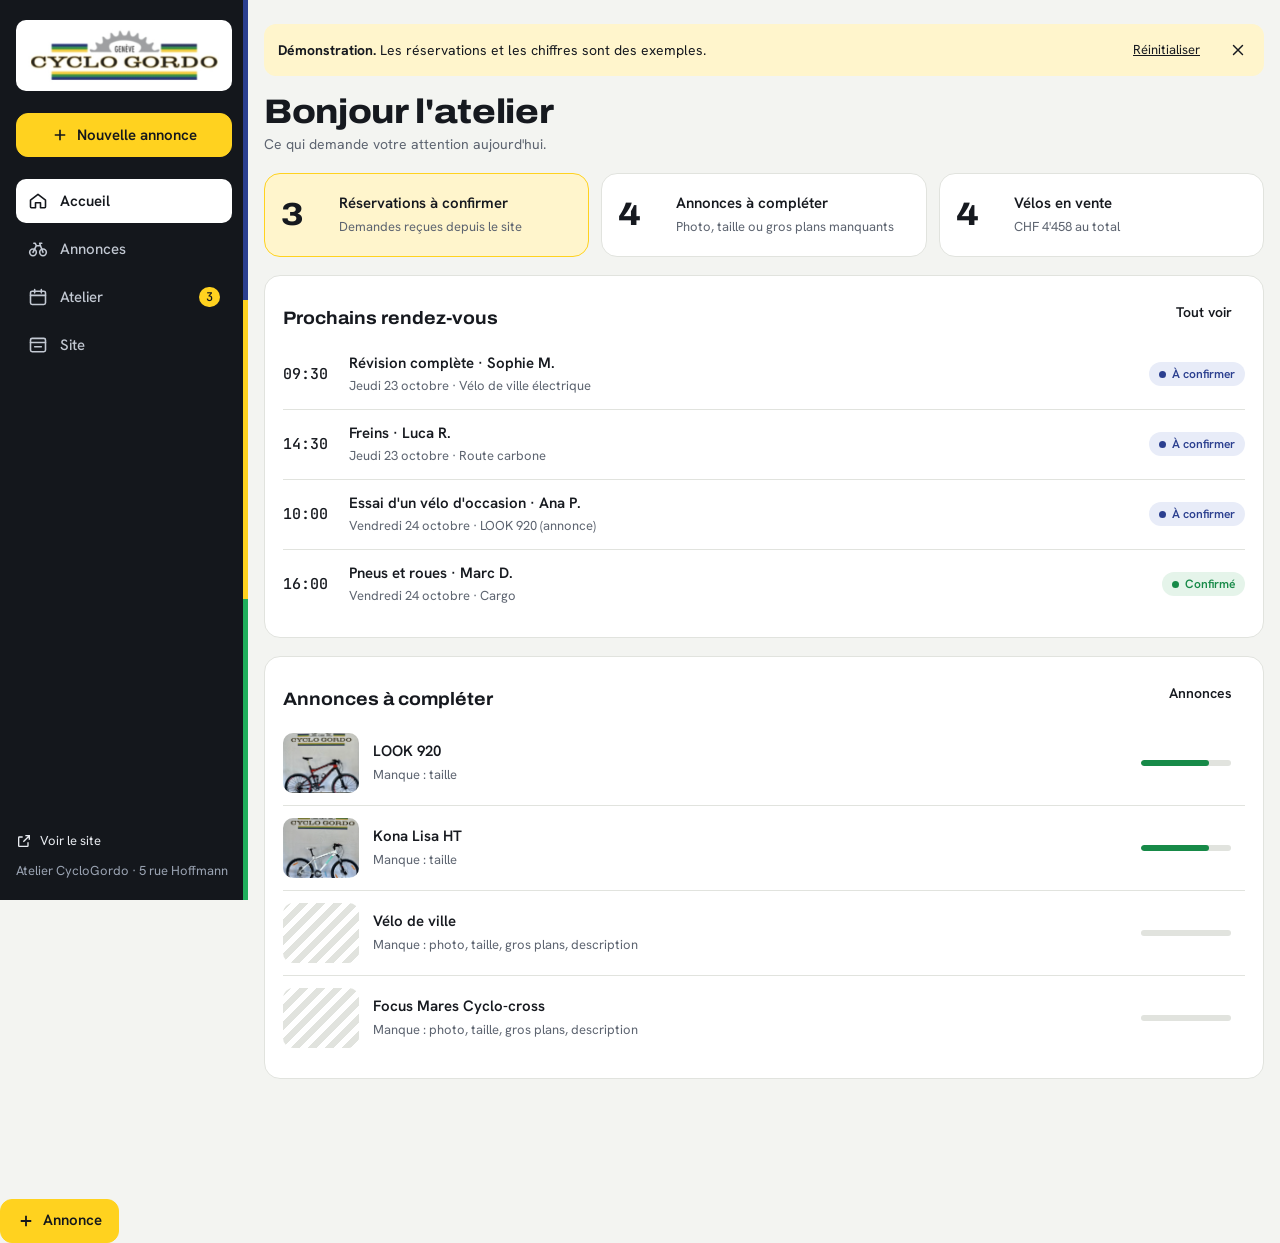
<file: admin.html>
<!doctype html><html lang="fr"><head><meta charset="utf-8"><meta name="viewport" content="width=device-width,initial-scale=1,viewport-fit=cover"><style>:root{padding-top:env(safe-area-inset-top,0px);padding-bottom:env(safe-area-inset-bottom,0px)}body{margin:0}img{max-width:100%}[hidden]{display:none!important}</style></head><body>
<title>CycloGordo Espace magasin</title>
<meta name="claude:viewport-fit-sides" content="cover">
<link rel="preconnect" href="https://fonts.googleapis.com">
<link rel="preconnect" href="https://fonts.gstatic.com" crossorigin>
<link rel="stylesheet" href="https://fonts.googleapis.com/css2?family=Archivo:wdth,wght@100..125,500..900&family=Hanken+Grotesk:wght@400;500;600;700&family=JetBrains+Mono:wght@400;500&display=swap">
<style>
/* Layout : ordinateur = menu latéral + zone de travail ; téléphone = barre d'onglets en bas (pouce), barre d'actions collante. Accents aux couleurs du logo. */
:root{
  --bg:#f3f4f1;--panel:#ffffff;--ink:#16191f;--mute:#5d6470;--line:#e1e3de;--side:#14171c;
  --green:#178a48;--green-bg:#e5f4ea;--yellow:#ffd21f;--yellow-bg:#fff5cc;--yellow-ink:#7a5d00;
  --navy:#2b3f8f;--navy-bg:#e8ecf8;--on-navy:#ffffff;--red:#b3261e;--red-bg:#fbe9e7;
  --stripe:linear-gradient(180deg,#2b3f8f 0 33.3%,#ffd21f 33.3% 66.6%,#1fae5b 66.6%);
  --display:"Archivo","Arial Narrow",Arial,sans-serif;
  --body:"Hanken Grotesk",system-ui,-apple-system,"Segoe UI",sans-serif;
  --mono:"JetBrains Mono",ui-monospace,Menlo,monospace;
  --tabh:64px;
}
@media (prefers-color-scheme: dark){:root:not([data-theme="light"]){
  --bg:#0f1115;--panel:#181b21;--ink:#eef0f3;--mute:#a1a8b3;--line:#2a2f37;--side:#0a0c0f;
  --green:#4cc782;--green-bg:#15301f;--yellow-bg:#3a3110;--yellow-ink:#ffd21f;--navy:#9fb1f0;--navy-bg:#1c2440;--on-navy:#0f1115;--red:#ff8a80;--red-bg:#3a1a18;color-scheme:dark}}
:root[data-theme="dark"]{
  --bg:#0f1115;--panel:#181b21;--ink:#eef0f3;--mute:#a1a8b3;--line:#2a2f37;--side:#0a0c0f;
  --green:#4cc782;--green-bg:#15301f;--yellow-bg:#3a3110;--yellow-ink:#ffd21f;--navy:#9fb1f0;--navy-bg:#1c2440;--on-navy:#0f1115;--red:#ff8a80;--red-bg:#3a1a18;color-scheme:dark}
*{box-sizing:border-box}
body{background:var(--bg);color:var(--ink);font-family:var(--body);font-size:15px;line-height:1.5;-webkit-font-smoothing:antialiased;-webkit-tap-highlight-color:transparent}
button,input,select,textarea{font:inherit;color:inherit}
:focus-visible{outline:2px solid var(--navy);outline-offset:2px;border-radius:6px}
.sr{position:absolute;width:1px;height:1px;overflow:hidden;clip:rect(0 0 0 0);white-space:nowrap}
svg{flex:none}

/* ---------- Coque ---------- */
.app{display:flex;min-height:100vh}
.side{flex:0 0 248px;background:var(--side);color:#e9ecf1;padding-block:20px;padding-left:max(16px,env(safe-area-inset-left,0px));padding-right:16px;display:flex;flex-direction:column;gap:22px;position:sticky;top:0;height:100vh}
.side::after{content:"";position:absolute;top:0;right:0;bottom:0;width:5px;background:var(--stripe)}
.brand{background:#fff;border-radius:10px;padding:8px 10px;line-height:0}
.brand img{width:100%;height:auto}
.side .new{width:100%}
.side nav{display:flex;flex-direction:column;gap:4px}
.navbtn{display:flex;align-items:center;gap:12px;min-height:44px;padding:0 12px;border:0;border-radius:10px;background:transparent;color:#c3c9d3;cursor:pointer;text-align:left;font-weight:500;width:100%}
.navbtn svg{width:20px;height:20px}
.navbtn:hover{background:rgba(255,255,255,.06);color:#fff}
.navbtn[aria-current="page"]{background:#fff;color:#14171c;font-weight:600}
.badge{margin-left:auto;font-family:var(--mono);font-size:12px;font-weight:500;background:var(--yellow);color:#14171c;border-radius:999px;padding:0 7px;min-width:20px;text-align:center;line-height:20px}
.side .foot{margin-top:auto;display:flex;flex-direction:column;gap:10px;font-size:13px;color:#9aa3b2}
.side .foot a{color:#e9ecf1;text-decoration:none;display:inline-flex;gap:8px;align-items:center}
.side .foot a:hover{text-decoration:underline}
.main{flex:1;min-width:0;padding-block:24px 120px;padding-left:max(16px,env(safe-area-inset-left,0px));padding-right:max(16px,env(safe-area-inset-right,0px))}
.inner{max-width:1120px;margin:0 auto;display:flex;flex-direction:column;gap:18px}
.appbar,.tabbar,.fab{display:none}

@media (max-width:820px){
  .side{display:none}
  .main{padding-top:0;padding-bottom:calc(var(--tabh) + 96px + env(safe-area-inset-bottom,0px))}
  .appbar{display:flex;align-items:center;gap:10px;position:sticky;top:env(safe-area-inset-top,0px);z-index:15;background:color-mix(in srgb,var(--bg) 92%,transparent);backdrop-filter:blur(10px);margin-inline:calc(-1 * max(16px,env(safe-area-inset-left,0px))) calc(-1 * max(16px,env(safe-area-inset-right,0px)));padding:10px max(16px,env(safe-area-inset-right,0px)) 10px max(16px,env(safe-area-inset-left,0px));min-height:60px;border-bottom:1px solid var(--line)}
  .appbar .logo{height:30px;width:auto;background:#fff;border-radius:7px;padding:4px 6px}
  .appbar .ttl{font-family:var(--display);font-stretch:110%;font-weight:800;font-size:18px;flex:1;min-width:0;overflow:hidden;text-overflow:ellipsis;white-space:nowrap}
  .appbar .iconbtn{width:44px;height:44px;border-radius:12px;border:0;background:transparent;display:grid;place-items:center;cursor:pointer;margin-left:-10px}
  .appbar .iconbtn svg{width:22px;height:22px}
  body::before{content:"";position:fixed;inset:0 0 auto;height:env(safe-area-inset-top,0px);z-index:16;background:var(--bg)}
  .tabbar{display:grid;grid-template-columns:repeat(4,minmax(0,1fr));position:fixed;left:0;right:0;bottom:0;z-index:15;background:var(--panel);border-top:1px solid var(--line);padding:0 max(4px,env(safe-area-inset-right,0px)) env(safe-area-inset-bottom,0px) max(4px,env(safe-area-inset-left,0px))}
  .tabbar::before{content:"";position:absolute;left:0;right:0;top:-4px;height:3px;background:linear-gradient(90deg,#2b3f8f 0 33.3%,#ffd21f 33.3% 66.6%,#1fae5b 66.6%)}
  .tab{height:var(--tabh);border:0;background:transparent;display:flex;flex-direction:column;align-items:center;justify-content:center;gap:3px;font-size:11.5px;font-weight:600;color:var(--mute);cursor:pointer;position:relative}
  .tab svg{width:23px;height:23px}
  .tab[aria-current="page"]{color:var(--ink)}
  .tab[aria-current="page"] .ico{background:var(--yellow-bg);color:var(--ink)}
  .tab .ico{width:52px;height:30px;border-radius:999px;display:grid;place-items:center;transition:background .2s}
  .tab .badge{position:absolute;top:6px;left:calc(50% + 8px);margin:0;font-size:11px;line-height:18px;min-width:18px;padding:0 5px}
  .fab{display:inline-flex;position:fixed;right:max(16px,env(safe-area-inset-right,0px));bottom:calc(var(--tabh) + 16px + env(safe-area-inset-bottom,0px));z-index:14;min-height:56px;padding:0 20px 0 16px;border-radius:18px;box-shadow:0 8px 24px rgba(20,23,28,.28)}
  .fab[hidden]{display:none}
  .desk{display:none!important}
}

/* ---------- Éléments ---------- */
.banner{display:flex;align-items:center;gap:10px;background:var(--yellow-bg);border-radius:12px;padding:8px 8px 8px 14px;font-size:14px}
.banner span{flex:1}
.banner button{width:36px;height:36px;border-radius:8px;border:0;background:transparent;cursor:pointer;display:grid;place-items:center;flex:none}
.head{display:flex;flex-wrap:wrap;align-items:flex-end;justify-content:space-between;gap:12px}
h1{font-family:var(--display);font-stretch:112%;font-weight:800;font-size:clamp(24px,3.2vw,34px);line-height:1.05;margin:0;letter-spacing:-.01em;text-wrap:balance}
h2{font-family:var(--display);font-stretch:108%;font-weight:700;font-size:18px;margin:0}
.sub{color:var(--mute);margin:4px 0 0;font-size:14px}
.btn{display:inline-flex;align-items:center;justify-content:center;gap:8px;min-height:44px;padding:0 16px;border-radius:12px;border:1px solid var(--line);background:var(--panel);cursor:pointer;font-weight:600;text-decoration:none;white-space:nowrap}
.btn:hover{border-color:var(--mute)}
.btn svg{width:18px;height:18px}
.btn.primary{background:var(--navy);border-color:var(--navy);color:var(--on-navy)}
.btn.primary:hover{filter:brightness(1.08)}
.btn.yellow{background:var(--yellow);border-color:var(--yellow);color:#14171c}
.btn.ghost{background:transparent;border-color:transparent}
.btn.ghost:hover{background:var(--line)}
.btn.danger{color:var(--red)}
.btn.sm{min-height:38px;padding:0 12px;font-size:14px;border-radius:10px}
.panel{background:var(--panel);border:1px solid var(--line);border-radius:16px;padding:18px;min-width:0}
.panel>.head{margin-bottom:8px}

/* Accueil */
.todo{display:grid;grid-template-columns:repeat(3,minmax(0,1fr));gap:12px}
@media (max-width:900px){.todo{grid-template-columns:1fr}}
.tile{display:flex;align-items:center;gap:14px;text-align:left;cursor:pointer;width:100%;border:1px solid var(--line);background:var(--panel);border-radius:16px;padding:16px;min-height:84px}
.tile:hover{border-color:var(--mute)}
.tile .n{font-family:var(--display);font-stretch:112%;font-weight:800;font-size:32px;line-height:1;min-width:44px;font-variant-numeric:tabular-nums}
.tile .t{font-weight:600}
.tile .m{font-size:13px;color:var(--mute)}
.tile .go{margin-left:auto;color:var(--mute)}
.tile.hot{border-color:var(--yellow);background:var(--yellow-bg)}
.list{display:flex;flex-direction:column}
.item{display:flex;align-items:center;gap:14px;padding:12px 0;border-top:1px solid var(--line);min-width:0;width:100%;background:transparent;border-left:0;border-right:0;border-bottom:0;text-align:left;cursor:pointer}
.item:first-child{border-top:0}
.item .grow{flex:1;min-width:0}
.item .t{font-weight:600;overflow:hidden;text-overflow:ellipsis;white-space:nowrap}
.item .m{font-size:13px;color:var(--mute)}
.item .chev{color:var(--mute)}
.thumb{width:76px;height:60px;border-radius:10px;object-fit:cover;flex:none;display:block;background:repeating-linear-gradient(135deg,var(--line) 0 6px,transparent 6px 12px)}
.pill{display:inline-flex;align-items:center;gap:6px;font-size:12px;font-weight:600;padding:3px 10px;border-radius:999px;white-space:nowrap}
.pill::before{content:"";width:7px;height:7px;border-radius:50%;background:currentColor}
.s-online{background:var(--green-bg);color:var(--green)}
.s-res{background:var(--yellow-bg);color:var(--yellow-ink)}
.s-sold{background:var(--line);color:var(--mute)}
.s-wait{background:var(--navy-bg);color:var(--navy)}
.price{font-family:var(--mono);font-variant-numeric:tabular-nums;font-weight:500;white-space:nowrap}
.meter{height:6px;border-radius:99px;background:var(--line);overflow:hidden;width:90px}
.meter i{display:block;height:100%;background:var(--green);border-radius:99px}

/* Annonces */
.toolbar{display:flex;flex-wrap:wrap;gap:10px;align-items:center}
.search{flex:1 1 240px;position:relative}
.search input{width:100%;min-height:44px;border-radius:12px;border:1px solid var(--line);background:var(--panel);padding:0 14px 0 42px}
.search svg{position:absolute;left:13px;top:50%;transform:translateY(-50%);width:18px;height:18px;color:var(--mute)}
.seg{display:flex;gap:4px;background:var(--line);padding:4px;border-radius:12px;overflow-x:auto;max-width:100%}
.seg button{min-height:36px;padding:0 14px;border:0;border-radius:9px;background:transparent;cursor:pointer;font-weight:600;font-size:14px;color:var(--mute);white-space:nowrap}
.seg button[aria-pressed="true"]{background:var(--panel);color:var(--ink);box-shadow:0 1px 3px rgba(0,0,0,.12)}
.cards{display:grid;grid-template-columns:repeat(auto-fill,minmax(250px,1fr));gap:14px}
.ad{display:flex;flex-direction:column;border:1px solid var(--line);background:var(--panel);border-radius:16px;overflow:hidden;cursor:pointer;text-align:left;padding:0;width:100%}
.ad:hover{border-color:var(--mute)}
.ad .ph{aspect-ratio:4/3;width:100%;object-fit:cover;object-position:50% 75%;display:block;background:repeating-linear-gradient(135deg,var(--line) 0 8px,transparent 8px 16px)}
.ad .phe{aspect-ratio:4/3;display:grid;place-items:center;color:var(--mute);font-size:13px;font-weight:600;background:repeating-linear-gradient(135deg,var(--line) 0 8px,transparent 8px 16px)}
.ad .bd{padding:14px;display:flex;flex-direction:column;gap:8px}
.ad .r{display:flex;justify-content:space-between;align-items:center;gap:8px}
.ad .name{font-weight:700;font-size:16px}
.ad .warn{font-size:13px;color:var(--yellow-ink);display:flex;gap:6px;align-items:center}
.ad.sold{opacity:.6}
.empty{padding:32px;text-align:center;color:var(--mute)}

/* Éditeur */
.editor{display:grid;grid-template-columns:minmax(0,1.1fr) minmax(0,1fr);gap:16px;align-items:start}
@media (max-width:1000px){.editor{grid-template-columns:1fr}}
.col{display:flex;flex-direction:column;gap:16px;min-width:0}
.stage{position:relative;border-radius:12px;overflow:hidden;background:#111;aspect-ratio:1/1;max-width:100%;cursor:crosshair;touch-action:manipulation}
.stage img{width:100%;height:100%;object-fit:cover;display:block;user-select:none;-webkit-user-drag:none;pointer-events:none}
.stage .ph-empty{position:absolute;inset:0;display:flex;flex-direction:column;align-items:center;justify-content:center;gap:10px;color:#c3c9d3;text-align:center;padding:24px;font-size:14px;cursor:pointer}
.stage .ph-empty svg{width:36px;height:36px}
.pt{position:absolute;transform:translate(-15px,-15px);display:flex;align-items:center;gap:6px;pointer-events:none}
.pt b{width:30px;height:30px;border-radius:50%;background:var(--yellow);border:2px solid #fff;box-shadow:0 2px 10px rgba(0,0,0,.45);display:grid;place-items:center;font:700 12px var(--mono);color:#14171c}
.pt span{background:rgba(20,23,28,.85);color:#fff;font-size:12px;font-weight:600;padding:3px 8px;border-radius:6px;white-space:nowrap}
.pt.cur b{background:var(--green);color:#fff}
.pt.left{flex-direction:row-reverse;transform:translate(calc(-100% + 15px),-15px)}
.stage .cue{position:absolute;left:10px;right:10px;bottom:10px;background:rgba(20,23,28,.85);color:#fff;font-size:13px;font-weight:600;padding:8px 12px;border-radius:10px;pointer-events:none;text-align:center}
.zonebar{display:flex;gap:6px;overflow-x:auto;padding-block:12px 2px;scrollbar-width:none}
.zonebar::-webkit-scrollbar{display:none}
.zonebar button{min-height:40px;padding:0 14px;border-radius:999px;border:1px solid var(--line);background:var(--panel);cursor:pointer;font-size:14px;font-weight:600;display:inline-flex;align-items:center;gap:6px;white-space:nowrap;flex:none}
.zonebar button[aria-pressed="true"]{background:var(--ink);color:var(--panel);border-color:var(--ink)}
.zonebar button .dot{width:8px;height:8px;border-radius:50%;background:var(--yellow);border:1px solid rgba(0,0,0,.2)}
.placed{display:flex;flex-direction:column;margin-top:8px}
.placed li{list-style:none;display:flex;align-items:center;gap:10px;padding:6px 0;border-top:1px solid var(--line);font-size:14px}
.placed li:first-child{border-top:0}
.placed .no{width:24px;height:24px;border-radius:50%;background:var(--yellow);color:#14171c;font:700 11px var(--mono);display:grid;place-items:center;flex:none}
.placed .grow{flex:1;min-width:0}
.placed .m{font-size:12px;color:var(--mute)}
.placed ul{margin:0;padding:0}
.iconbtn{width:40px;height:40px;border-radius:10px;border:0;background:transparent;display:grid;place-items:center;cursor:pointer;color:var(--mute)}
.iconbtn:hover{background:var(--line);color:var(--ink)}
.iconbtn svg{width:18px;height:18px}
.filebtn{position:relative;overflow:hidden}
.filebtn input{position:absolute;inset:0;opacity:0;cursor:pointer}
.form{display:grid;grid-template-columns:repeat(2,minmax(0,1fr));gap:12px}
.form label,.fld{display:flex;flex-direction:column;gap:6px;font-size:13px;font-weight:600;color:var(--mute);min-width:0}
.form input,.form select,.form textarea{min-height:48px;border:1px solid var(--line);border-radius:12px;background:var(--bg);padding:10px 12px;font-weight:400;font-size:16px;color:var(--ink);width:100%}
.form textarea{min-height:100px;resize:vertical}
.form .req::after{content:" *";color:var(--red)}
.full{grid-column:1/-1}
@media (max-width:520px){.form{grid-template-columns:1fr}}
.statusseg{display:grid;grid-template-columns:repeat(3,minmax(0,1fr));gap:4px;background:var(--line);padding:4px;border-radius:12px}
.statusseg button{min-height:40px;border:0;border-radius:9px;background:transparent;cursor:pointer;font-weight:600;font-size:14px;color:var(--mute)}
.statusseg button[aria-pressed="true"]{background:var(--panel);color:var(--ink);box-shadow:0 1px 3px rgba(0,0,0,.12)}
.check{display:flex;flex-direction:column;gap:6px;font-size:14px;margin:8px 0 0;padding:0;list-style:none}
.check li{display:flex;gap:8px;align-items:center}
.check li svg{width:18px;height:18px}
.check .ok{color:var(--green)}
.check .ko{color:var(--mute)}
.ch{display:flex;align-items:flex-start;gap:12px;padding:12px 0;border-top:1px solid var(--line);cursor:pointer}
.ch:first-of-type{border-top:0}
.switch{appearance:none;-webkit-appearance:none;width:44px;height:26px;border-radius:99px;background:var(--line);position:relative;flex:none;cursor:pointer;margin:0;transition:background .2s}
.switch::after{content:"";position:absolute;top:3px;left:3px;width:20px;height:20px;border-radius:50%;background:#fff;box-shadow:0 1px 3px rgba(0,0,0,.3);transition:transform .2s}
.switch:checked{background:var(--navy)}
.switch:checked::after{transform:translateX(18px)}
.switch:disabled{opacity:.7;cursor:default}
.ch .grow{flex:1;min-width:0}
.ch .t{font-weight:600}
.ch .m{font-size:13px;color:var(--mute)}
.tag{font-size:11px;font-weight:700;letter-spacing:.03em;padding:2px 8px;border-radius:6px;white-space:nowrap;align-self:flex-start}
.tag.auto{background:var(--green-bg);color:var(--green)}
.tag.assist{background:var(--navy-bg);color:var(--navy)}
.tag.cond{background:var(--yellow-bg);color:var(--yellow-ink)}
.copybox{width:100%;min-height:150px;border:1px solid var(--line);border-radius:12px;background:var(--bg);padding:10px 12px;font:13px/1.5 var(--mono);color:var(--ink);resize:vertical}
.savebar{position:sticky;bottom:0;z-index:12;display:flex;gap:10px;align-items:center;justify-content:flex-end;flex-wrap:wrap;background:color-mix(in srgb,var(--panel) 94%,transparent);backdrop-filter:blur(10px);border:1px solid var(--line);border-radius:16px;padding:10px 12px;box-shadow:0 -6px 24px rgba(20,23,28,.08)}
.savebar .state{margin-right:auto;font-size:13px;color:var(--mute)}
@media (max-width:820px){
  .savebar{position:fixed;left:0;right:0;bottom:calc(var(--tabh) + env(safe-area-inset-bottom,0px));border-radius:0;border-inline:0;padding:10px max(16px,env(safe-area-inset-right,0px)) 10px max(16px,env(safe-area-inset-left,0px))}
  .savebar .state{display:none}
  .savebar .btn{flex:1}
}

/* Atelier */
.day{display:flex;flex-direction:column;gap:8px}
.day h3{margin:8px 0 0;font-size:13px;letter-spacing:.06em;text-transform:uppercase;color:var(--mute);font-weight:600}
.slot{display:grid;grid-template-columns:62px minmax(0,1fr) auto;gap:12px;align-items:center;padding:14px;border:1px solid var(--line);border-radius:14px;background:var(--panel)}
.slot .h{font-family:var(--mono);font-size:15px;font-variant-numeric:tabular-nums;font-weight:500}
.slot .t{font-weight:600}
.slot .m{font-size:13px;color:var(--mute)}
.slot .acts{display:flex;gap:8px}
@media (max-width:600px){.slot{grid-template-columns:52px minmax(0,1fr)}.slot .acts{grid-column:1/-1}.slot .acts .btn{flex:1}}

/* Site */
.two{display:grid;grid-template-columns:minmax(0,1fr) minmax(0,1fr);gap:16px;align-items:start}
@media (max-width:980px){.two{grid-template-columns:1fr}}
.hrow{display:grid;grid-template-columns:130px minmax(0,1fr) auto;gap:10px;align-items:center;padding:8px 0;border-top:1px solid var(--line)}
.hrow:first-child{border-top:0}
.hrow span{font-weight:600;font-size:14px}
.hrow input[type=text]{min-height:44px;border:1px solid var(--line);border-radius:10px;background:var(--bg);padding:0 12px;width:100%;font-size:15px}
.hrow input[type=text]:disabled{opacity:.45}
.hrow label{display:flex;align-items:center;gap:8px;font-size:13px;color:var(--mute);font-weight:600}
@media (max-width:520px){.hrow{grid-template-columns:minmax(0,1fr) auto}.hrow input[type=text]{grid-column:1/-1;grid-row:2}}
.srow{display:grid;grid-template-columns:minmax(0,1fr) 150px;gap:10px;padding:8px 0;border-top:1px solid var(--line)}
.srow:first-child{border-top:0}
.srow input{min-height:44px;border:1px solid var(--line);border-radius:10px;background:var(--bg);padding:0 12px;width:100%;font-size:15px}
@media (max-width:520px){.srow{grid-template-columns:1fr}}

.toast{position:fixed;left:50%;bottom:calc(24px + env(safe-area-inset-bottom,0px));transform:translateX(-50%);background:var(--ink);color:var(--panel);padding:12px 18px;border-radius:12px;font-weight:600;box-shadow:0 10px 30px rgba(0,0,0,.25);width:max-content;max-width:calc(100% - 32px);z-index:30;font-size:14px}
@media (max-width:820px){.toast{bottom:calc(var(--tabh) + 84px + env(safe-area-inset-bottom,0px))}}
@media (prefers-reduced-motion:reduce){*{transition:none!important;animation:none!important}}
</style>

<div class="app">
  <aside class="side" aria-label="Menu principal">
    <div class="brand"><img src="img/logo.png" alt="Cyclo Gordo Genève" width="478" height="134"></div>
    <button class="btn yellow new" type="button" data-act="new"><svg viewBox="0 0 24 24" fill="none" stroke="currentColor" stroke-width="2.2" aria-hidden="true"><path d="M12 5v14M5 12h14"/></svg>Nouvelle annonce</button>
    <nav id="sidenav"></nav>
    <div class="foot">
      <a href="index.html"><svg width="16" height="16" viewBox="0 0 24 24" fill="none" stroke="currentColor" stroke-width="2" aria-hidden="true"><path d="M14 4h6v6M20 4l-9 9M18 14v5a1 1 0 0 1-1 1H5a1 1 0 0 1-1-1V7a1 1 0 0 1 1-1h5"/></svg>Voir le site</a>
      <span>Atelier CycloGordo · 5 rue Hoffmann</span>
    </div>
  </aside>

  <main class="main">
    <div class="appbar" id="appbar"></div>
    <div class="inner" id="view"></div>
  </main>
</div>

<nav class="tabbar" id="tabbar" aria-label="Navigation"></nav>
<button class="btn yellow fab" type="button" id="fab" data-act="new"><svg viewBox="0 0 24 24" fill="none" stroke="currentColor" stroke-width="2.4" aria-hidden="true"><path d="M12 5v14M5 12h14"/></svg>Annonce</button>
<div class="toast" id="toast" role="status" hidden></div>

<script>
(function(){
const $=s=>document.querySelector(s), $$=s=>[...document.querySelectorAll(s)];
const esc=v=>String(v??'').replace(/[&<>"']/g,c=>({'&':'&amp;','<':'&lt;','>':'&gt;','"':'&quot;',"'":'&#39;'}[c]));
const chf=n=>'CHF '+Number(n||0).toLocaleString('fr-CH').replace(/[\s  ’]/g,"'");
const I={
  home:'<path d="M3 11 12 4l9 7v8a1 1 0 0 1-1 1h-5v-6H9v6H4a1 1 0 0 1-1-1z"/>',
  bike:'<circle cx="6" cy="16" r="4"/><circle cx="18" cy="16" r="4"/><path d="M6 16l4-8h5l3 8M10 8 8.5 5H7m8 3-1-3h2.5"/>',
  cal:'<rect x="3" y="5" width="18" height="16" rx="2"/><path d="M3 10h18M8 3v4M16 3v4"/>',
  site:'<rect x="3" y="4" width="18" height="16" rx="2"/><path d="M3 9h18M8 14h8"/>',
  chev:'<path d="m9 6 6 6-6 6"/>',back:'<path d="m15 6-6 6 6 6"/>',x:'<path d="M6 6l12 12M18 6 6 18"/>',
  cam:'<path d="M4 8h3l2-3h6l2 3h3v11H4z"/><circle cx="12" cy="13" r="3.5"/>',
  ok:'<circle cx="12" cy="12" r="9"/><path d="m8 12 3 3 5-6"/>',ko:'<circle cx="12" cy="12" r="9"/>',
  search:'<circle cx="11" cy="11" r="7"/><path d="m20 20-4-4"/>',warn:'<path d="M12 4 2 20h20zM12 10v4M12 17v.5"/>',
  img:'<rect x="3" y="5" width="18" height="14" rx="2"/><circle cx="9" cy="10" r="2"/><path d="m21 17-5-5-8 7"/>'
};
const ico=(n,w)=>'<svg viewBox="0 0 24 24" '+(w?'width="'+w+'" height="'+w+'" ':'')+'fill="none" stroke="currentColor" stroke-width="1.9" stroke-linecap="round" stroke-linejoin="round" aria-hidden="true">'+I[n]+'</svg>';

const ZONES=['Transmission','Freins','Pneus','Cockpit','Selle','Suspension','Défaut'];
const CH=[
  {id:'site',name:'Site CycloGordo',desc:'Dans « Vélos en vente », avec les gros plans.',mode:'auto',label:'Automatique',lock:true},
  {id:'google',name:'Google Shopping',desc:'Fiche gratuite dans Google (flux Merchant Center).',mode:'auto',label:'Automatique'},
  {id:'meta',name:'Facebook et Instagram',desc:'Catalogue Meta : vélos visibles sur la page Facebook et identifiables dans les publications Instagram.',mode:'auto',label:'Automatique'},
  {id:'ricardo',name:'Ricardo',desc:'Flux produit envoyé à Ricardo, prix fixe. Activé après accord de Ricardo ; en attendant, texte prêt à copier.',mode:'cond',label:'Sur accord Ricardo'},
  {id:'anibis',name:'anibis.ch',desc:'Texte et photos prêts à coller.',mode:'assist',label:'Prêt à copier'},
  {id:'tutti',name:'Tutti.ch',desc:'Texte et photos prêts à coller.',mode:'assist',label:'Prêt à copier'},
  {id:'fbm',name:'Marketplace Facebook',desc:'Texte et photos prêts à coller.',mode:'assist',label:'Prêt à copier'}
];
const ST={online:['En ligne','s-online'],res:['Réservé','s-res'],sold:['Vendu','s-sold']};
const bikes=[
  {id:1,name:'LOOK 920',type:'VTT',price:1100,size:'',status:'online',img:'img/look.webp',desc:'Cadre carbone, suspension RockShox avant et arrière, freins à disque, tige de selle télescopique. Révisé par notre atelier.',
   points:[{z:'Transmission',x:16,y:80,cl:1},{z:'Suspension',x:38,y:72,cl:1},{z:'Freins',x:82,y:80,cl:1},{z:'Selle',x:32,y:43,cl:1}],ch:['site','google','meta','tutti']},
  {id:2,name:'Kona Lisa HT',type:'VTT',price:299,size:'',status:'online',img:'img/kona.webp',desc:'Fourche suspendue, freins à disque, triple plateau, pneus Maxxis. Selle marquée par l\'usage.',
   points:[{z:'Transmission',x:21,y:87},{z:'Freins',x:80,y:82},{z:'Pneus',x:70,y:69},{z:'Cockpit',x:72,y:47},{z:'Selle',x:36,y:51}],ch:['site','google','meta']},
  {id:3,name:'Vélo de ville',type:'Ville',price:1259,size:'',status:'online',img:'',desc:'',points:[],ch:['site']},
  {id:4,name:'Focus Mares Cyclo-cross',type:'Gravel / cyclo-cross',price:1800,size:'',status:'online',img:'',desc:'',points:[],ch:['site']}
];
/* Démo : les annonces sont gardées dans ce navigateur et lues par le site (même adresse). */
const LS='cg_demo_v1';
function persist(){try{localStorage.setItem(LS,JSON.stringify(bikes));return true}catch(e){toast('Photo trop lourde pour la démo : choisissez une image plus petite.');return false}}
try{const saved=JSON.parse(localStorage.getItem(LS)||'null');if(Array.isArray(saved)&&saved.length)bikes.splice(0,bikes.length,...saved)}catch(e){}
const bookings=[
  {id:1,day:'Jeudi 23 octobre',h:'09:30',who:'Sophie M.',bike:'Vélo de ville électrique',svc:'Révision complète',st:'wait'},
  {id:2,day:'Jeudi 23 octobre',h:'14:30',who:'Luca R.',bike:'Route carbone',svc:'Freins',st:'wait'},
  {id:3,day:'Vendredi 24 octobre',h:'10:00',who:'Ana P.',bike:'LOOK 920 (annonce)',svc:'Essai d\'un vélo d\'occasion',st:'wait'},
  {id:4,day:'Vendredi 24 octobre',h:'16:00',who:'Marc D.',bike:'Cargo',svc:'Pneus et roues',st:'ok'},
  {id:5,day:'Samedi 25 octobre',h:'09:00',who:'Julie B.',bike:'VTT',svc:'Chaîne et vitesses',st:'ok'}
];
const site={hours:[['Lundi','13:00 – 18:30'],['Mardi','9:30 – 13:30 · 14:30 – 18:30'],['Mercredi','9:30 – 13:30 · 14:30 – 18:30'],['Jeudi','9:30 – 13:30 · 14:30 – 18:30'],['Vendredi','9:30 – 13:30 · 14:30 – 18:30'],['Samedi','9:00 – 12:30'],['Dimanche','']],
  svc:[['Réparation express','Tarif à préciser'],['Révision complète','Tarif à préciser'],['Montage et vélos d\'entreprise','Sur devis']]};

const S={view:'home',edit:null,zone:'Transmission',filter:'all',q:'',bookTab:'wait',banner:true,dirty:false};
const TABS=[['home','Accueil','home'],['ads','Annonces','bike'],['book','Atelier','cal'],['site','Site','site']];
const TITLES={home:'Accueil',ads:'Annonces vélos',book:'Réservations atelier',site:'Textes et horaires'};

function toast(t){const el=$('#toast');el.textContent=t;el.hidden=false;clearTimeout(toast._t);toast._t=setTimeout(()=>el.hidden=true,2800)}
const waitN=()=>bookings.filter(b=>b.st==='wait').length;
const missing=b=>[!b.img&&'photo',!b.size&&'taille',!b.points.length&&'gros plans',!b.desc&&'description'].filter(Boolean);
const score=b=>Math.round((4-missing(b).length)/4*100);

function shell(){
  const badge=k=>k==='book'&&waitN()?'<span class="badge">'+waitN()+'</span>':'';
  $('#sidenav').innerHTML=TABS.map(([k,l,i])=>'<button class="navbtn" type="button" data-nav="'+k+'" aria-current="'+(S.view===k&&!S.edit?'page':'false')+'">'+ico(i)+l+badge(k)+'</button>').join('');
  $('#tabbar').innerHTML=TABS.map(([k,l,i])=>'<button class="tab" type="button" data-nav="'+k+'" aria-current="'+(S.view===k?'page':'false')+'"><span class="ico">'+ico(i)+'</span>'+l+badge(k)+'</button>').join('');
  $('#appbar').innerHTML=S.edit
    ?'<button class="iconbtn" type="button" data-act="back" aria-label="Retour aux annonces">'+ico('back')+'</button><span class="ttl">'+esc(S.edit.id?S.edit.name||'Annonce':'Nouvelle annonce')+'</span>'
    :'<img class="logo" src="img/logo.png" alt="Cyclo Gordo" width="478" height="134"><span class="ttl">'+TITLES[S.view]+'</span>';
  $('#fab').hidden=!!S.edit||!(S.view==='home'||S.view==='ads');
}
function go(v){
  if(S.edit&&S.dirty&&!S._confirm){S._confirm=v;return toast('Modifications non enregistrées : touchez encore pour quitter sans enregistrer.')}
  S._confirm=null;S.view=v;S.edit=null;S.dirty=false;render();scrollTo({top:0});
}

const banner=()=>S.banner?'<div class="banner"><span><b>Démonstration.</b> Les réservations et les chiffres sont des exemples.</span><button type="button" data-act="resetDemo" style="width:auto;padding:0 10px;font-size:13px;text-decoration:underline">Réinitialiser</button><button type="button" data-act="hideBanner" aria-label="Masquer ce message">'+ico('x',18)+'</button></div>':'';
const pill=st=>'<span class="pill '+ST[st][1]+'">'+ST[st][0]+'</span>';

/* ---------- Accueil ---------- */
function home(){
  const live=bikes.filter(b=>b.status!=='sold'), inc=live.filter(b=>missing(b).length), w=waitN();
  return banner()+`
  <div class="head desk"><div><h1>Bonjour l'atelier</h1><p class="sub">Ce qui demande votre attention aujourd'hui.</p></div></div>
  <div class="todo">
    <button class="tile${w?' hot':''}" type="button" data-nav="book"><span class="n">${w}</span><span><span class="t">Réservations à confirmer</span><br><span class="m">Demandes reçues depuis le site</span></span><span class="go">${ico('chev')}</span></button>
    <button class="tile" type="button" data-nav="ads" data-filter="todo"><span class="n">${inc.length}</span><span><span class="t">Annonces à compléter</span><br><span class="m">Photo, taille ou gros plans manquants</span></span><span class="go">${ico('chev')}</span></button>
    <button class="tile" type="button" data-nav="ads" data-filter="online"><span class="n">${bikes.filter(b=>b.status==='online').length}</span><span><span class="t">Vélos en vente</span><br><span class="m">${chf(bikes.filter(b=>b.status==='online').reduce((a,b)=>a+b.price,0))} au total</span></span><span class="go">${ico('chev')}</span></button>
  </div>
  <section class="panel"><div class="head"><h2>Prochains rendez-vous</h2><button class="btn sm ghost" type="button" data-nav="book">Tout voir</button></div>
    <div class="list">${bookings.filter(b=>b.st!=='moved').slice(0,4).map(b=>`<button class="item" type="button" data-nav="book"><span class="price" style="width:52px">${esc(b.h)}</span><span class="grow"><span class="t">${esc(b.svc)} · ${esc(b.who)}</span><br><span class="m">${esc(b.day)} · ${esc(b.bike)}</span></span>${b.st==='wait'?'<span class="pill s-wait">À confirmer</span>':'<span class="pill s-online">Confirmé</span>'}</button>`).join('')}</div></section>
  <section class="panel"><div class="head"><h2>Annonces à compléter</h2><button class="btn sm ghost" type="button" data-nav="ads">Annonces</button></div>
    <div class="list">${inc.map(b=>`<button class="item" type="button" data-edit="${b.id}">${b.img?`<img class="thumb" src="${esc(b.img)}" alt="">`:'<span class="thumb" aria-hidden="true"></span>'}<span class="grow"><span class="t">${esc(b.name)}</span><br><span class="m">Manque : ${missing(b).join(', ')}</span></span><span class="meter" aria-label="Complète à ${score(b)} %"><i style="width:${score(b)}%"></i></span><span class="chev">${ico('chev')}</span></button>`).join('')||'<p class="sub">Toutes les annonces sont complètes.</p>'}</div></section>`;
}

/* ---------- Annonces ---------- */
function ads(){
  const F={all:['Toutes',()=>true],online:['En ligne',b=>b.status==='online'],res:['Réservées',b=>b.status==='res'],sold:['Vendues',b=>b.status==='sold'],todo:['À compléter',b=>b.status!=='sold'&&missing(b).length]};
  const q=S.q.toLowerCase();
  const list=bikes.filter(F[S.filter][1]).filter(b=>!q||(b.name+' '+b.type).toLowerCase().includes(q));
  return `
  <div class="head desk"><div><h1>Annonces vélos</h1><p class="sub">Créez l'annonce une fois : elle part sur le site et sur les canaux choisis.</p></div><button class="btn yellow" type="button" data-act="new"><svg viewBox="0 0 24 24" width="18" height="18" fill="none" stroke="currentColor" stroke-width="2.2" aria-hidden="true"><path d="M12 5v14M5 12h14"/></svg>Nouvelle annonce</button></div>
  <div class="toolbar">
    <label class="search"><span class="sr">Rechercher un vélo</span>${ico('search')}<input id="q" type="search" placeholder="Rechercher un vélo" value="${esc(S.q)}" autocomplete="off"></label>
    <div class="seg" role="group" aria-label="Filtrer">${Object.entries(F).map(([k,v])=>`<button type="button" data-filter="${k}" aria-pressed="${S.filter===k}">${v[0]} <span style="opacity:.6">${bikes.filter(v[1]).length}</span></button>`).join('')}</div>
  </div>
  ${list.length?`<div class="cards">${list.map(b=>`<button class="ad${b.status==='sold'?' sold':''}" type="button" data-edit="${b.id}">
    ${b.img?`<img class="ph" src="${esc(b.img)}" alt="">`:`<span class="phe">${ico('cam',28)}<br>Pas encore de photo</span>`}
    <span class="bd"><span class="r"><span class="name">${esc(b.name)}</span>${pill(b.status)}</span>
    <span style="display:flex;flex-wrap:wrap;gap:6px;font-size:12px;font-weight:600"><span style="padding:2px 8px;border-radius:6px;background:var(--line)">${esc(b.etat||'Occasion')}</span>${b.promo?'<span style="padding:2px 8px;border-radius:6px;background:var(--yellow);color:#14171c">Promo</span>':''}${b.featured?`<span style="padding:2px 8px;border-radius:6px;background:var(--green-bg);color:var(--green)">★ ${esc(b.badge||'Coup de cœur')}</span>`:''}</span>
    <span class="r"><span class="price">${chf(b.price)}</span><span style="font-size:13px;color:var(--mute)">${b.ch.length} canal${b.ch.length>1?'ux':''}</span></span>
    ${missing(b).length&&b.status!=='sold'?`<span class="warn">${ico('warn',16)}Manque : ${missing(b).join(', ')}</span>`:''}</span></button>`).join('')}</div>`
  :'<div class="panel empty">Aucune annonce ne correspond. <button class="btn sm" type="button" data-filter="all" style="margin-left:8px">Tout afficher</button></div>'}`;
}

/* ---------- Éditeur ---------- */
function editor(){
  const b=S.edit, placed=new Set(b.points.map(p=>p.z)), cur=b.points.find(p=>p.z===S.zone);
  const checks=[['Photo principale',!!b.img],['Nom et prix',!!(b.name&&b.price)],['Taille',!!b.size],['Au moins 3 gros plans',b.points.length>=3],['Description',!!b.desc]];
  return `
  <div class="head desk"><div><button class="btn sm ghost" type="button" data-act="back" style="margin-left:-12px">${ico('back',18)}Annonces</button><h1 style="margin-top:6px">${esc(b.id?b.name:'Nouvelle annonce')}</h1></div></div>
  <div class="editor">
    <div class="col">
      <section class="panel">
        <div class="head"><h2>Photo et gros plans</h2>${b.img?`<span class="btn sm filebtn">${ico('cam',16)}Changer<input type="file" accept="image/*" id="ph" aria-label="Changer la photo principale"></span>`:''}</div>
        <div class="stage" id="stage" role="${b.img?'button':'presentation'}" aria-label="${b.img?'Touchez la photo pour placer le point '+esc(S.zone):''}">
          ${b.img?`<img src="${esc(b.img)}" alt="">`:`<label class="ph-empty">${ico('cam')}<b>Ajouter la photo principale</b><span>Vélo entier, de profil, côté transmission</span><input type="file" accept="image/*" id="ph" class="sr"></label>`}
          ${b.points.map((p,i)=>`<span class="pt${p.z===S.zone?' cur':''}${p.x>62?' left':''}" style="left:${p.x}%;top:${p.y}%"><b>${i+1}</b><span>${esc(p.z)}</span></span>`).join('')}
          ${b.img?`<span class="cue">Touchez la photo sur : ${esc(S.zone)}</span>`:''}
        </div>
        <div class="zonebar" role="group" aria-label="Pièce à placer">${ZONES.map(z=>`<button type="button" data-zone="${esc(z)}" aria-pressed="${z===S.zone}">${placed.has(z)?'<span class="dot" aria-hidden="true"></span>':''}${esc(z)}</button>`).join('')}</div>
        ${b.points.length?`<div class="placed"><ul>${b.points.map((p,i)=>`<li><span class="no">${i+1}</span><span class="grow">${esc(p.z)}<br><span class="m">${p.cl?'Gros plan ajouté':'Zoom dans la photo'}</span></span>
          <span class="btn sm filebtn">${p.cl?'Remplacer':'Ajouter un gros plan'}<input type="file" accept="image/*" data-cl="${esc(p.z)}" aria-label="Gros plan ${esc(p.z)}"></span>
          <button class="iconbtn" type="button" data-rm="${esc(p.z)}" aria-label="Retirer le point ${esc(p.z)}">${ico('x')}</button></li>`).join('')}</ul></div>`:''}
      </section>
    </div>
    <div class="col">
      <section class="panel"><h2 style="margin-bottom:12px">Informations</h2>
        <div class="form">
          <label class="full" for="f-name"><span class="req">Nom du vélo</span><input id="f-name" data-f="name" value="${esc(b.name)}" placeholder="ex. Trek FX 2" autocomplete="off"></label>
          <label for="f-price"><span class="req">Prix (CHF)</span><input id="f-price" data-f="price" inputmode="numeric" value="${b.price||''}" placeholder="ex. 650"></label>
          <label for="f-size">Taille<input id="f-size" data-f="size" value="${esc(b.size)}" placeholder="ex. M · 54 cm"></label>
          <label class="full" for="f-type">Type<select id="f-type" data-f="type">${['Ville','Route','Gravel / cyclo-cross','VTT','Électrique','Cargo','Enfant'].map(t=>`<option${t===b.type?' selected':''}>${t}</option>`).join('')}</select></label>
          <div class="fld full"><span id="et-l">État</span><div class="statusseg" style="grid-template-columns:repeat(2,minmax(0,1fr))" role="group" aria-labelledby="et-l">${['Occasion','Neuf'].map(v=>`<button type="button" data-etat="${v}" aria-pressed="${(b.etat||'Occasion')===v}">${v}</button>`).join('')}</div></div>
          <div class="fld full" style="gap:10px"><label class="ch" for="fl-promo" style="padding:0;border:0;color:var(--ink);font-size:15px"><input class="switch" type="checkbox" id="fl-promo" data-flag="promo"${b.promo?' checked':''}><span class="grow"><span class="t">En promotion</span><br><span class="m">Pastille « Promo » et ancien prix barré</span></span></label>
            ${b.promo?`<label for="f-old">Prix avant promotion (CHF)<input id="f-old" data-f="oldPrice" inputmode="numeric" value="${b.oldPrice||''}" placeholder="ex. 790"></label>`:''}</div>
          <div class="fld full" style="gap:10px"><label class="ch" for="fl-feat" style="padding:0;border:0;color:var(--ink);font-size:15px"><input class="switch" type="checkbox" id="fl-feat" data-flag="featured"${b.featured?' checked':''}><span class="grow"><span class="t">Mettre en avant</span><br><span class="m">Pastille sur la photo, et l'annonce passe en premier</span></span></label>
            ${b.featured?`<label for="f-badge">Texte de la pastille<select id="f-badge" data-f="badge">${['Coup de cœur','Nouveauté','Prix en baisse','Dernière chance','Comme neuf'].map(o=>`<option${o===(b.badge||'Coup de cœur')?' selected':''}>${o}</option>`).join('')}</select></label>`:''}</div>
          <div class="fld full"><span id="st-l">Statut</span><div class="statusseg" role="group" aria-labelledby="st-l">${Object.entries(ST).map(([k,v])=>`<button type="button" data-status="${k}" aria-pressed="${b.status===k}">${v[0]}</button>`).join('')}</div></div>
          <label class="full" for="f-desc">Description et état<textarea id="f-desc" data-f="desc" placeholder="ex. Révisé, chaîne et plaquettes neuves, petite rayure sur le tube supérieur.">${esc(b.desc)}</textarea></label>
        </div>
        <ul class="check" aria-label="Annonce complète">${checks.map(([l,ok])=>`<li class="${ok?'ok':'ko'}">${ico(ok?'ok':'ko')}${l}</li>`).join('')}</ul>
      </section>
      <section class="panel"><h2>Diffusion</h2><p class="sub" style="margin-bottom:6px">Vendu = retiré automatiquement du site, de Google, de Facebook/Instagram et de Ricardo (si activé). À retirer à la main sur Tutti, anibis et Marketplace.</p>
        ${CH.map(c=>`<label class="ch" for="c-${c.id}"><input class="switch" type="checkbox" id="c-${c.id}" data-ch="${c.id}"${b.ch.includes(c.id)?' checked':''}${c.lock?' disabled':''}><span class="grow"><span class="t">${c.name}</span><br><span class="m">${c.desc}</span></span><span class="tag ${c.mode}">${c.label}</span></label>`).join('')}
        <button class="btn" type="button" data-act="copyPrep" style="margin-top:8px;width:100%">Préparer le texte pour Tutti, anibis et Marketplace</button>
        <div id="copyZone" hidden style="margin-top:12px"><textarea class="copybox" id="copyText" readonly aria-label="Texte de l'annonce"></textarea><button class="btn sm" type="button" data-act="copy" style="margin-top:8px">Copier le texte</button></div>
      </section>
    </div>
  </div>
  <div class="savebar"><span class="state">${S.dirty?'Modifications non enregistrées':'Tout est enregistré'}</span>
    ${b.id?'<button class="btn danger" type="button" data-act="del">Supprimer</button>':''}
    ${b.id&&b.status!=='sold'?'<button class="btn" type="button" data-act="sold">Marquer vendu</button>':''}
    <button class="btn primary" type="button" data-act="save">${b.id?'Enregistrer':'Publier l\'annonce'}</button></div>`;
}

/* ---------- Atelier ---------- */
function book(){
  const list=bookings.filter(b=>S.bookTab==='wait'?b.st==='wait':b.st!=='wait');
  const days=[...new Set(list.map(b=>b.day))];
  return `
  <div class="head desk"><div><h1>Réservations atelier</h1><p class="sub">Les demandes envoyées depuis le site arrivent ici. Le client est prévenu par e-mail.</p></div></div>
  <div class="seg" role="group" aria-label="Afficher" style="align-self:flex-start"><button type="button" data-btab="wait" aria-pressed="${S.bookTab==='wait'}">À confirmer <span style="opacity:.6">${waitN()}</span></button><button type="button" data-btab="done" aria-pressed="${S.bookTab!=='wait'}">Planning</button></div>
  ${days.length?days.map(d=>`<section class="day"><h3>${esc(d)}</h3>${list.filter(b=>b.day===d).map(b=>`
    <div class="slot"><span class="h">${esc(b.h)}</span><div style="min-width:0"><div class="t">${esc(b.svc)}</div><div class="m">${esc(b.who)} · ${esc(b.bike)}</div></div>
    <div class="acts">${b.st==='wait'?`<button class="btn sm" type="button" data-move="${b.id}">Autre créneau</button><button class="btn sm primary" type="button" data-okb="${b.id}">Confirmer</button>`:b.st==='ok'?'<span class="pill s-online">Confirmé</span>':'<span class="pill s-wait">Créneau proposé</span>'}</div></div>`).join('')}</section>`).join('')
  :'<div class="panel empty">Aucune demande en attente. Les nouvelles demandes du site apparaîtront ici.</div>'}`;
}

/* ---------- Site ---------- */
function siteView(){
  return `
  <div class="head desk"><div><h1>Textes et horaires</h1><p class="sub">Ce que vous changez ici s'affiche sur le site.</p></div></div>
  <div class="two">
    <section class="panel"><h2 style="margin-bottom:6px">Horaires d'ouverture</h2>${site.hours.map((h,i)=>`<div class="hrow"><span>${h[0]}</span><label for="cl-${i}"><input class="switch" type="checkbox" id="cl-${i}" data-open="${i}"${h[1]?' checked':''}>Ouvert</label><input type="text" aria-label="Horaires ${h[0]}" data-hour="${i}" value="${esc(h[1])}"${h[1]?'':' disabled placeholder="Fermé"'}></div>`).join('')}</section>
    <section class="panel"><h2 style="margin-bottom:6px">Prestations et tarifs</h2>${site.svc.map((s,i)=>`<div class="srow"><input aria-label="Prestation ${i+1}" data-svcn="${i}" value="${esc(s[0])}"><input aria-label="Tarif ${i+1}" data-svcp="${i}" value="${esc(s[1])}"></div>`).join('')}<p class="sub">Les tarifs s'affichent sur les cartes de prestations.</p></section>
  </div>
  <div class="savebar"><span class="state">Les changements sont visibles sur le site dès l'enregistrement.</span><button class="btn primary" type="button" data-act="saveSite">Mettre à jour le site</button></div>`;
}

function render(){
  shell();
  const V=$('#view');
  V.innerHTML=S.edit?editor():({home,ads,book,site:siteView})[S.view]();
  const q=$('#q'); if(q&&S._focusQ){q.focus();q.setSelectionRange(q.value.length,q.value.length);S._focusQ=false}
}

function startEdit(b){
  S.edit=b?JSON.parse(JSON.stringify(b)):{id:0,name:'',type:'Ville',price:'',size:'',status:'online',img:'',desc:'',points:[],ch:['site','google','meta'],etat:'Occasion',promo:false,oldPrice:'',featured:false,badge:'Coup de cœur'};
  S.view='ads';S.zone=ZONES.find(z=>!S.edit.points.some(p=>p.z===z))||'Transmission';S.dirty=false;render();scrollTo({top:0});
}
function readFile(input,cb){const f=input.files&&input.files[0];if(!f)return;const r=new FileReader();r.onload=()=>{const im=new Image();im.onload=()=>{const m=1100,k=Math.min(1,m/Math.max(im.width,im.height)),c=document.createElement('canvas');c.width=Math.round(im.width*k);c.height=Math.round(im.height*k);c.getContext('2d').drawImage(im,0,0,c.width,c.height);cb(c.toDataURL('image/jpeg',.8))};im.onerror=()=>cb(r.result);im.src=r.result};r.readAsDataURL(f)}
function mark(){if(!S.dirty){S.dirty=true;const s=$('.savebar .state');if(s)s.textContent='Modifications non enregistrées'}}

document.addEventListener('click',e=>{
  const t=e.target.closest('button,[data-nav],#stage');if(!t)return;
  if(t.dataset.nav){if(t.dataset.filter)S.filter=t.dataset.filter;return go(t.dataset.nav)}
  const a=t.dataset.act;
  if(a==='new')return startEdit(null);
  if(a==='back')return go('ads');
  if(a==='hideBanner'){S.banner=false;return render()}
  if(a==='resetDemo'){try{localStorage.removeItem(LS)}catch(e){}return location.reload()}
  if(t.dataset.filter){S.filter=t.dataset.filter;return render()}
  if(t.dataset.edit)return startEdit(bikes.find(b=>b.id==t.dataset.edit));
  if(t.dataset.btab){S.bookTab=t.dataset.btab;return render()}
  const b=S.edit;
  if(t.dataset.zone){S.zone=t.dataset.zone;return render()}
  if(t.dataset.etat){b.etat=t.dataset.etat;mark();$$('[data-etat]').forEach(x=>x.setAttribute('aria-pressed',String(x===t)));return}
  if(t.dataset.status){b.status=t.dataset.status;mark();$$('[data-status]').forEach(x=>x.setAttribute('aria-pressed',String(x===t)));return}
  if(t.dataset.rm){b.points=b.points.filter(p=>p.z!==t.dataset.rm);mark();return render()}
  if(t.id==='stage'&&b&&b.img){
    const r=t.getBoundingClientRect();const x=Math.round((e.clientX-r.left)/r.width*100),y=Math.round((e.clientY-r.top)/r.height*100);
    const old=b.points.find(p=>p.z===S.zone);
    b.points=b.points.filter(p=>p.z!==S.zone).concat({z:S.zone,x,y,cl:old&&old.cl});mark();
    const nx=ZONES.find(z=>!b.points.some(p=>p.z===z));if(nx&&!old)S.zone=nx;
    return render();
  }
  if(a==='save'){
    if(!b.name)return toast('Indiquez le nom du vélo.'),$('#f-name').focus();
    if(!b.price)return toast('Indiquez le prix.'),$('#f-price').focus();
    const autos=CH.filter(c=>c.mode==='auto'&&b.ch.includes(c.id)).map(c=>c.name);
    if(b.id){bikes[bikes.findIndex(x=>x.id===b.id)]=b;toast('Enregistré. Mis à jour sur : '+autos.join(', ')+'.')}
    else{b.id=Date.now();bikes.unshift(b);toast('Publié sur : '+autos.join(', ')+'. Ouvrez « Voir le site » : l\'annonce est déjà en ligne.')}
    persist();S.edit=null;S.dirty=false;S.filter='all';return render();
  }
  if(a==='del'){
    if(t.dataset.armed!=='1'){t.dataset.armed='1';t.textContent='Confirmer la suppression';t.style.background='var(--red)';t.style.color='#fff';t.style.borderColor='var(--red)';
      setTimeout(()=>{if(t.isConnected){t.dataset.armed='';t.textContent='Supprimer';t.style.background='';t.style.color='';t.style.borderColor=''}},4000);return}
    const i=bikes.findIndex(x=>x.id===b.id);if(i>-1)bikes.splice(i,1);persist();S.edit=null;S.dirty=false;render();return toast('Annonce supprimée. Elle n\'apparaît plus sur le site.');
  }
  if(a==='sold'){b.status='sold';bikes[bikes.findIndex(x=>x.id===b.id)]=b;persist();S.edit=null;S.dirty=false;render();return toast('Vendu ! Retiré automatiquement du site, de Google et de Facebook/Instagram. Pensez à Tutti, anibis et Marketplace.')}
  if(a==='copyPrep'){const L=[(b.name||'Vélo')+(b.size?' · taille '+b.size:'')+' · '+chf(b.price),'',b.desc||'[Description à compléter]','',b.points.length?'Pièces visibles en gros plan : '+b.points.map(p=>p.z.toLowerCase()).join(', ')+'.':null,'Vendu et révisé par l\'atelier CycloGordo, 5 rue Hoffmann, 1202 Genève. Essai possible au magasin.'].filter(l=>l!==null);
    $('#copyText').value=L.join('\n');$('#copyZone').hidden=false;return}
  if(a==='copy'){const ta=$('#copyText');const fb=()=>{ta.focus();ta.select();toast('Texte sélectionné : copiez-le.')};
    try{navigator.clipboard.writeText(ta.value).then(()=>toast('Texte copié. Collez-le sur Tutti, anibis ou Marketplace.'),fb)}catch(_){fb()}return}
  if(t.dataset.okb){bookings.find(x=>x.id==t.dataset.okb).st='ok';render();return toast('Confirmé. Le client reçoit un e-mail.')}
  if(t.dataset.move){bookings.find(x=>x.id==t.dataset.move).st='moved';render();return toast('Le client reçoit une proposition de nouveau créneau.')}
  if(a==='saveSite'){$$('[data-hour]').forEach(i=>site.hours[i.dataset.hour][1]=i.disabled?'':i.value);$$('[data-svcn]').forEach(i=>site.svc[i.dataset.svcn][0]=i.value);$$('[data-svcp]').forEach(i=>site.svc[i.dataset.svcp][1]=i.value);return toast('Le site est à jour.')}
});
document.addEventListener('input',e=>{
  const t=e.target;
  if(t.id==='q'){S.q=t.value;S._focusQ=true;return render()}
  if(t.dataset.f&&S.edit){const k=t.dataset.f;S.edit[k]=(k==='price'||k==='oldPrice')?(parseInt(t.value.replace(/\D/g,''),10)||''):t.value;mark();
    if(k==='name'){const tt=$('#appbar .ttl');if(tt)tt.textContent=t.value||'Nouvelle annonce'}}
});
document.addEventListener('change',e=>{
  if(e.target.dataset.flag&&S.edit){S.edit[e.target.dataset.flag]=e.target.checked;if(e.target.dataset.flag==='featured'&&!S.edit.badge)S.edit.badge='Coup de cœur';mark();return render()}
  const t=e.target;
  if(t.id==='ph'&&S.edit)return readFile(t,src=>{S.edit.img=src;mark();render();toast('Photo ajoutée. Touchez maintenant la photo sur chaque pièce.')});
  if(t.dataset.cl&&S.edit)return readFile(t,()=>{const p=S.edit.points.find(p=>p.z===t.dataset.cl);if(p)p.cl=1;mark();render();toast('Gros plan « '+t.dataset.cl+' » ajouté.')});
  if(t.dataset.ch&&S.edit){S.edit.ch=['site',...$$('[data-ch]').filter(i=>i.checked&&i.dataset.ch!=='site').map(i=>i.dataset.ch)];mark();return}
  if(t.dataset.f&&S.edit){S.edit[t.dataset.f]=t.value;mark();return}
  if(t.dataset.open){const inp=$('[data-hour="'+t.dataset.open+'"]');inp.disabled=!t.checked;if(t.checked&&!inp.value)inp.value='9:00 – 18:00';if(!t.checked)inp.placeholder='Fermé'}
});
render();
})();
</script>
</body></html>
</file>
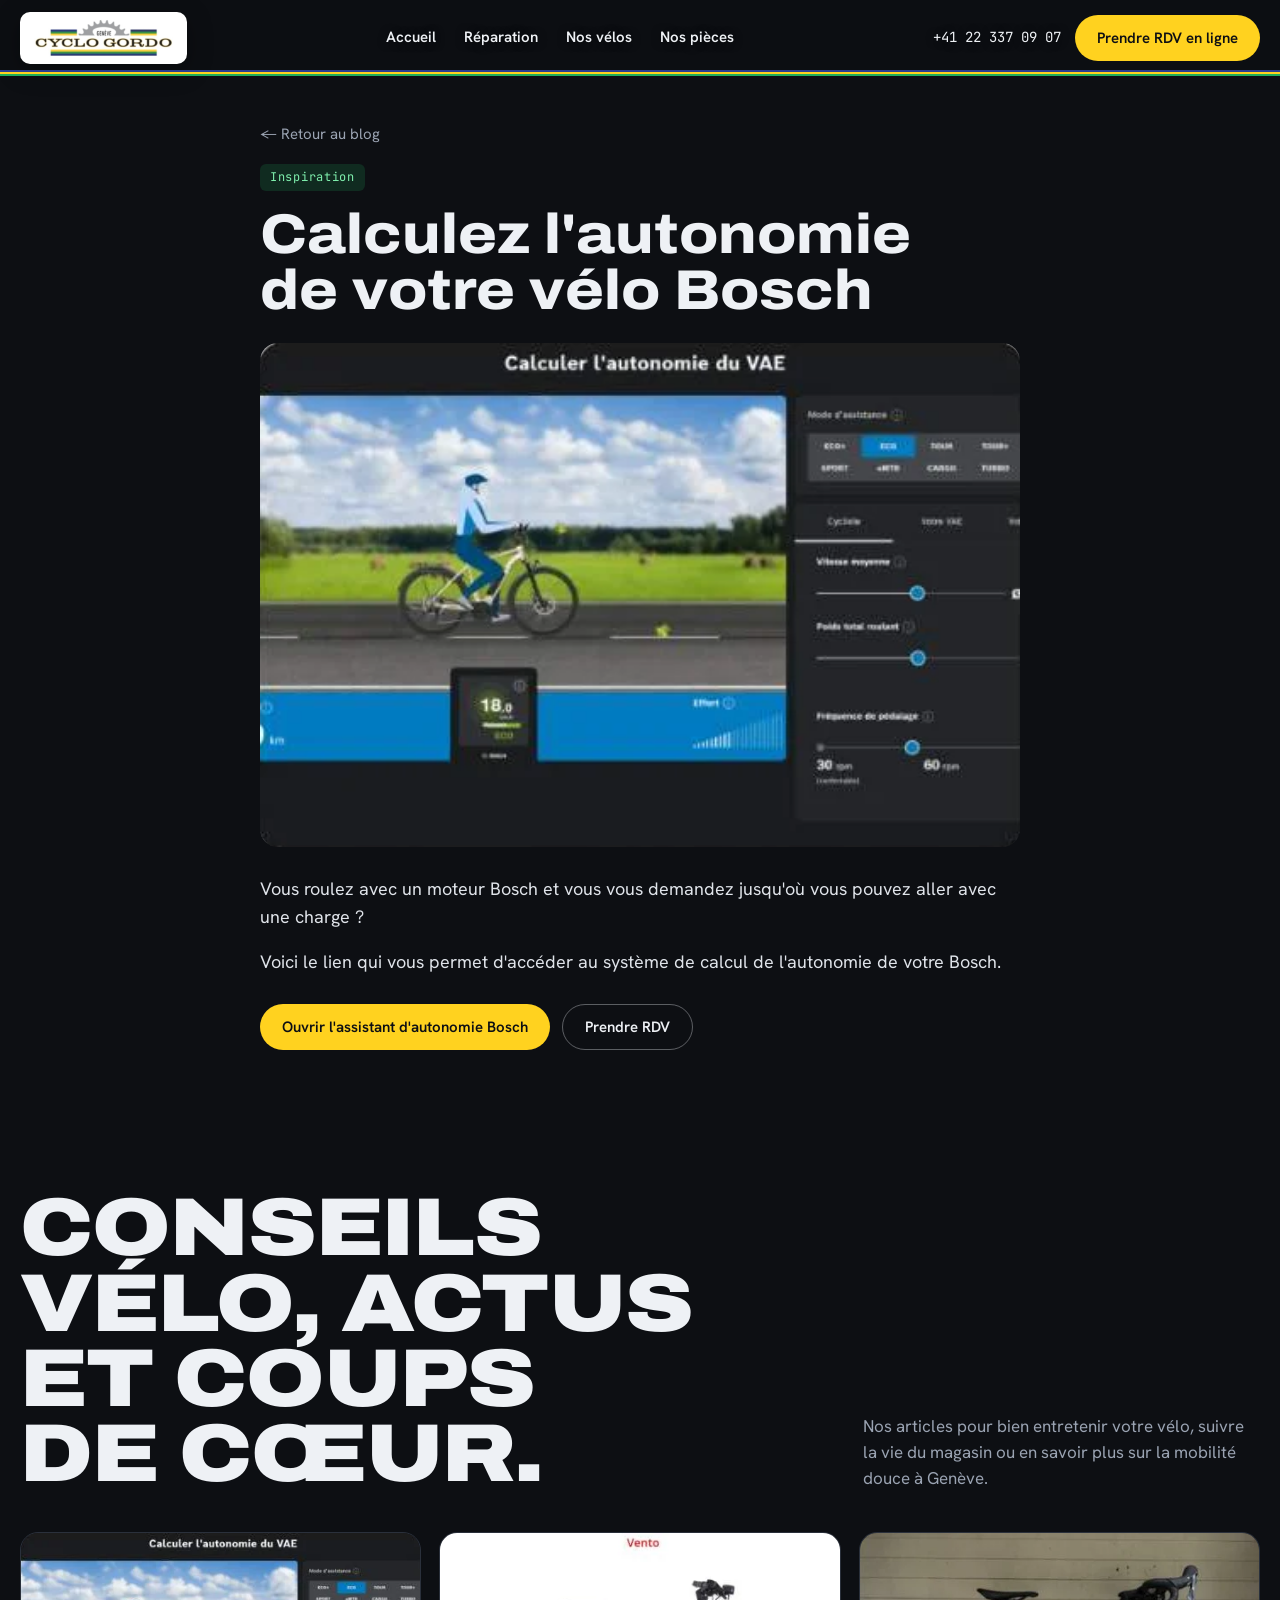
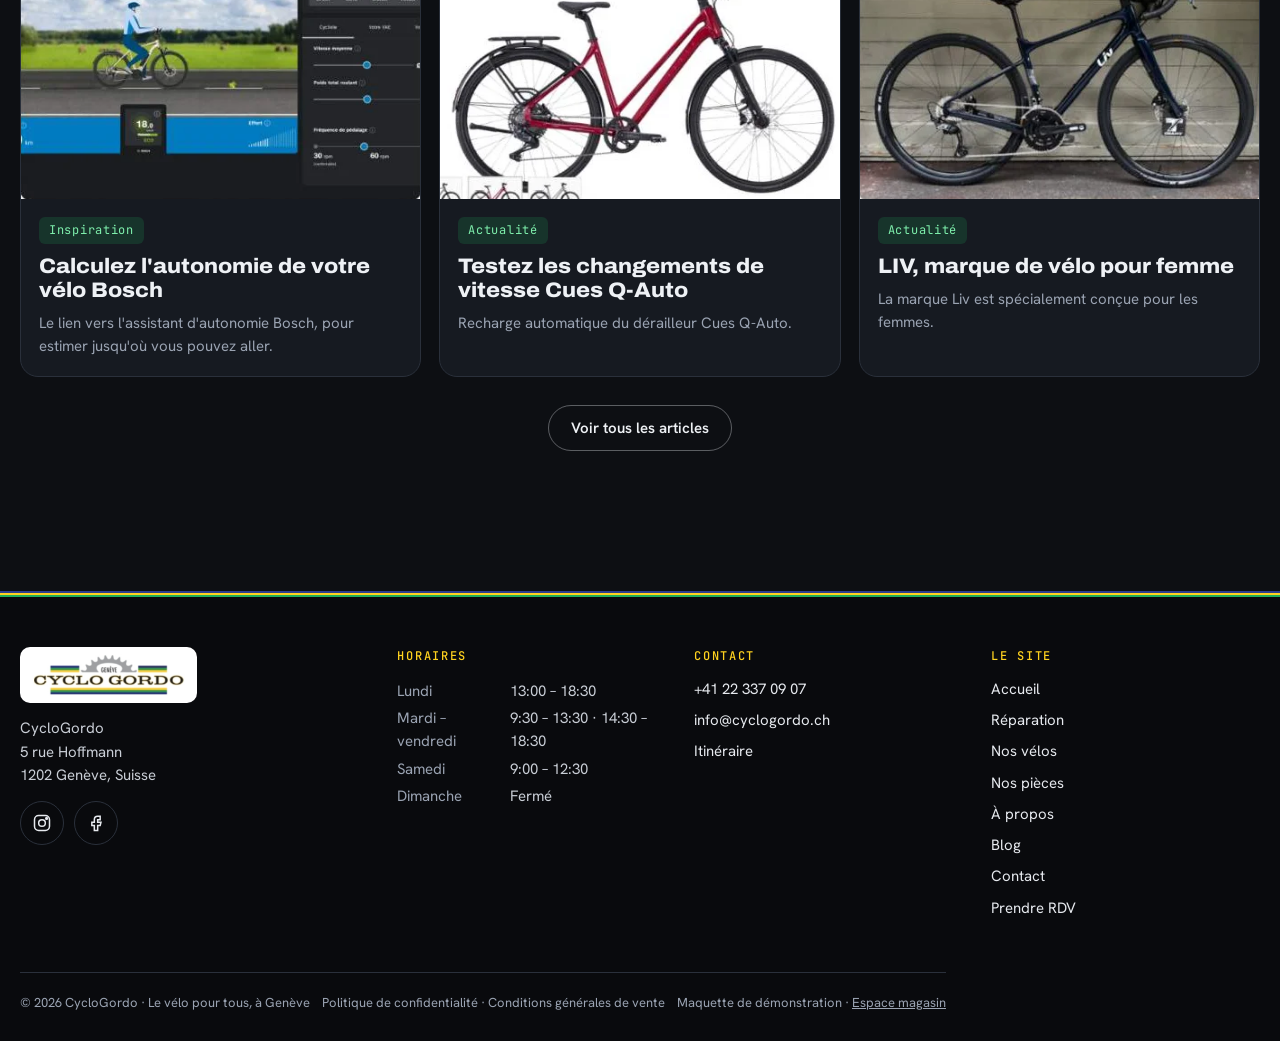
<file: blog-autonomie-bosch.html>
<!doctype html>
<html lang="fr">
<head>
<meta charset="utf-8">
<meta name="viewport" content="width=device-width,initial-scale=1,viewport-fit=cover">
<meta name="claude:viewport-fit-sides" content="cover">
<title>Calculez l&#x27;autonomie de votre vélo Bosch · CycloGordo</title>
<style>:root{padding-top:env(safe-area-inset-top,0px);padding-bottom:env(safe-area-inset-bottom,0px)}body{margin:0}img{max-width:100%}[hidden]{display:none!important}</style>
<link rel="preconnect" href="https://fonts.googleapis.com">
<link rel="preconnect" href="https://fonts.gstatic.com" crossorigin>
<link rel="stylesheet" href="https://fonts.googleapis.com/css2?family=Archivo:wdth,wght@62..125,400..900&family=Hanken+Grotesk:wght@400;500;600&family=JetBrains+Mono:wght@400;500&display=swap">
<link rel="stylesheet" href="assets/site.css?v=6">
</head>
<body>
<header id="hdr" class="gut solid">
  <div class="wrap nav">
    <a class="logo" href="index.html"><img src="img/logo.png" alt="Cyclo Gordo Genève, accueil" width="478" height="134"></a>
    <ul><li><a href="index.html">Accueil</a></li><li><a href="reparation.html">Réparation</a></li><li><a href="velos.html">Nos vélos</a></li><li><a href="pieces.html">Nos pièces</a></li></ul>
    <div class="right">
      <a class="phone" href="tel:+41223370907">+41 22 337 09 07</a>
      <a class="btn" href="rdv.html">Prendre RDV en ligne</a>
      <button class="menu-btn" type="button" id="menuBtn" aria-expanded="false" aria-controls="drawer"><svg viewBox="0 0 24 24" fill="none" stroke="currentColor" stroke-width="2" aria-hidden="true"><path d="M4 7h16M4 12h16M4 17h16"/></svg>Menu</button>
    </div>
  </div>
</header>
<div class="drawer" id="drawer" hidden>
  <div class="top"><img src="img/logo.png" alt="Cyclo Gordo" width="478" height="134"><button class="close" type="button" id="menuClose" aria-label="Fermer le menu"><svg viewBox="0 0 24 24" width="20" height="20" fill="none" stroke="currentColor" stroke-width="2" aria-hidden="true"><path d="M6 6l12 12M18 6 6 18"/></svg></button></div>
  <a class="l" href="index.html">Accueil</a><a class="l" href="reparation.html">Réparation</a><a class="l" href="velos.html">Nos vélos</a><a class="l" href="pieces.html">Nos pièces</a><a class="l" href="a-propos.html">À propos</a><a class="l" href="blog.html" aria-current="page">Blog</a><a class="l" href="contact.html">Contact</a>
  <a class="btn" href="rdv.html">Prendre RDV en ligne</a>
  <a class="btn ghost" href="tel:+41223370907">Appeler le +41 22 337 09 07</a>
</div>
<main id="top">

<section class="block gut" style="padding-top:calc(120px + env(safe-area-inset-top,0px))"><div class="wrap"><article class="article">
  <a class="back" href="blog.html">← Retour au blog</a>
  <div class="meta"><span class="cat">Inspiration</span></div>
  <h1>Calculez l&#x27;autonomie de votre vélo Bosch</h1><div class="cover"><img src="img/blog/bosch.webp" alt=""></div>
  <p>Vous roulez avec un moteur Bosch et vous vous demandez jusqu&#x27;où vous pouvez aller avec une charge ?</p><p>Voici le lien qui vous permet d&#x27;accéder au système de calcul de l&#x27;autonomie de votre Bosch.</p>
  <div class="cta"><a class="btn" href="https://www.bosch-ebike.com/ch-fr/service/assistant-dautonomie">Ouvrir l&#x27;assistant d&#x27;autonomie Bosch</a><a class="btn ghost" href="rdv.html">Prendre RDV</a></div>
</article></div></section>
<section class="block gut" aria-labelledby="blog-t" style="padding-top:0">
    <div class="wrap">
      <div class="split"><h2 class="disp" id="blog-t">Conseils vélo, actus et coups de cœur.</h2><p>Nos articles pour bien entretenir votre vélo, suivre la vie du magasin ou en savoir plus sur la mobilité douce à Genève.</p></div>
      <div class="posts"><a class="post" href="blog-autonomie-bosch.html"><div class="im"><img src="img/blog/bosch.webp" alt="" loading="lazy"></div><div class="bd"><span class="cat">Inspiration</span><h3>Calculez l&#x27;autonomie de votre vélo Bosch</h3><p>Le lien vers l&#x27;assistant d&#x27;autonomie Bosch, pour estimer jusqu&#x27;où vous pouvez aller.</p></div></a><a class="post" href="blog-cues-q-auto.html"><div class="im"><img src="img/blog/vento.webp" alt="" loading="lazy"></div><div class="bd"><span class="cat">Actualité</span><h3>Testez les changements de vitesse Cues Q-Auto</h3><p>Recharge automatique du dérailleur Cues Q-Auto.</p></div></a><a class="post" href="blog-liv.html"><div class="im"><img src="img/blog/liv.webp" alt="" loading="lazy"></div><div class="bd"><span class="cat">Actualité</span><h3>LIV, marque de vélo pour femme</h3><p>La marque Liv est spécialement conçue pour les femmes.</p></div></a></div>
      <div class="more-row"><a class="btn ghost" href="blog.html">Voir tous les articles</a></div>
    </div>
  </section>
</main>
<footer class="site-foot gut">
  <div class="wrap">
    <div class="foot-grid">
      <div>
        <a class="logo-w" href="index.html"><img src="img/logo.png" alt="Cyclo Gordo Genève" width="478" height="134"></a>
        <p style="margin:0">CycloGordo<br>5 rue Hoffmann<br>1202 Genève, Suisse</p>
        <div class="socials"><a href="https://www.instagram.com/cyclogordo/" aria-label="Instagram de CycloGordo"><svg viewBox="0 0 24 24" fill="none" stroke="currentColor" stroke-width="1.8" aria-hidden="true"><rect x="3" y="3" width="18" height="18" rx="5"/><circle cx="12" cy="12" r="4"/><circle cx="17.5" cy="6.5" r="1" fill="currentColor"/></svg></a><a href="https://www.facebook.com/gordobmx" aria-label="Facebook de CycloGordo"><svg viewBox="0 0 24 24" fill="none" stroke="currentColor" stroke-width="1.8" aria-hidden="true"><path d="M14 8h3V4h-3a4 4 0 0 0-4 4v3H7v4h3v6h4v-6h3l1-4h-4V8z"/></svg></a></div>
      </div>
      <div><h3>Horaires</h3><table><tr><td>Lundi</td><td>13:00 – 18:30</td></tr><tr><td>Mardi – vendredi</td><td>9:30 – 13:30 · 14:30 – 18:30</td></tr><tr><td>Samedi</td><td>9:00 – 12:30</td></tr><tr><td>Dimanche</td><td>Fermé</td></tr></table></div>
      <div><h3>Contact</h3><ul><li><a href="tel:+41223370907">+41 22 337 09 07</a></li><li><a href="mailto:info@cyclogordo.ch">info@cyclogordo.ch</a></li><li><a href="https://www.google.com/maps/search/?api=1&amp;query=5+rue+Hoffmann+1202+Gen%C3%A8ve">Itinéraire</a></li></ul></div>
      <div><h3>Le site</h3><ul><li><a href="index.html">Accueil</a></li><li><a href="reparation.html">Réparation</a></li><li><a href="velos.html">Nos vélos</a></li><li><a href="pieces.html">Nos pièces</a></li><li><a href="a-propos.html">À propos</a></li><li><a href="blog.html">Blog</a></li><li><a href="contact.html">Contact</a></li><li><a href="rdv.html">Prendre RDV</a></li></ul></div>
    </div>
    <div class="foot-bottom"><span>© 2026 CycloGordo · Le vélo pour tous, à Genève</span><span>Politique de confidentialité · Conditions générales de vente</span><span>Maquette de démonstration · <a href="admin.html" style="color:inherit">Espace magasin</a></span></div>
  </div>
</footer>
<script src="assets/site.js?v=6"></script>

</body>
</html>
</file>
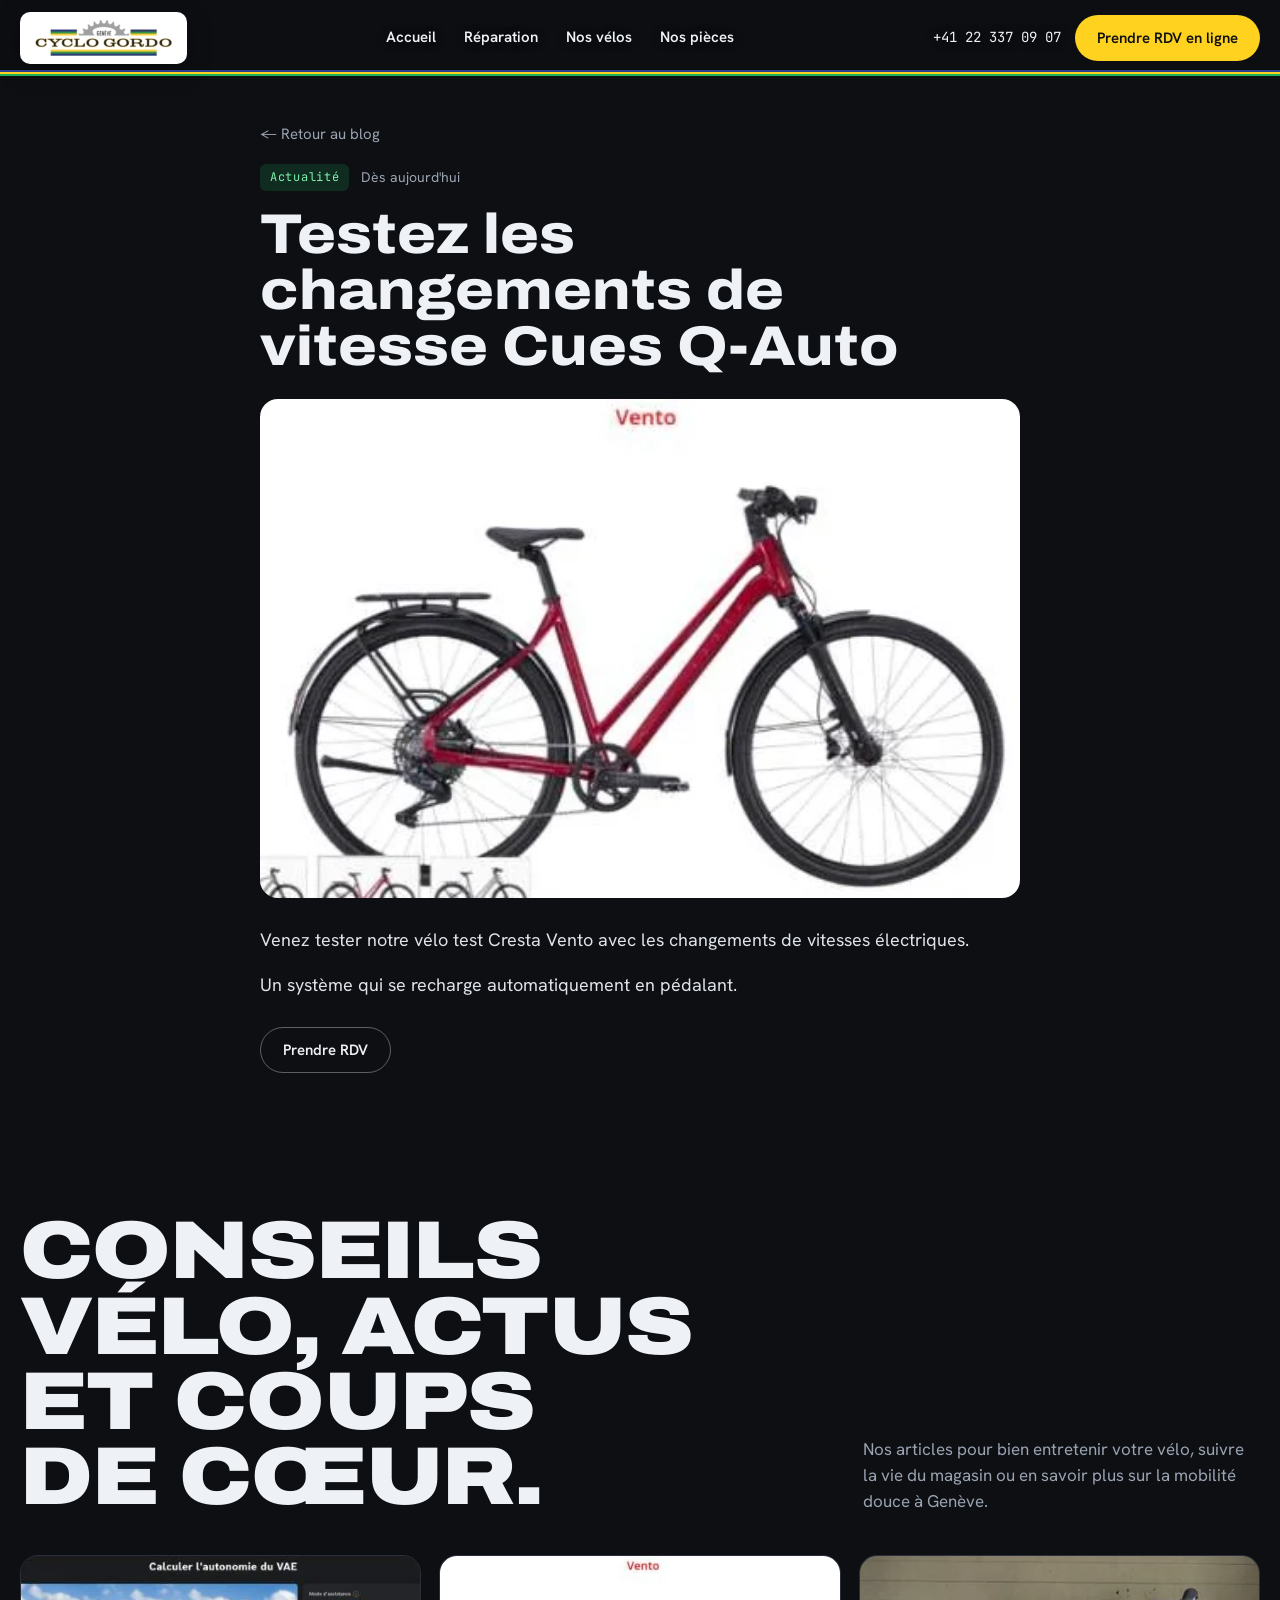
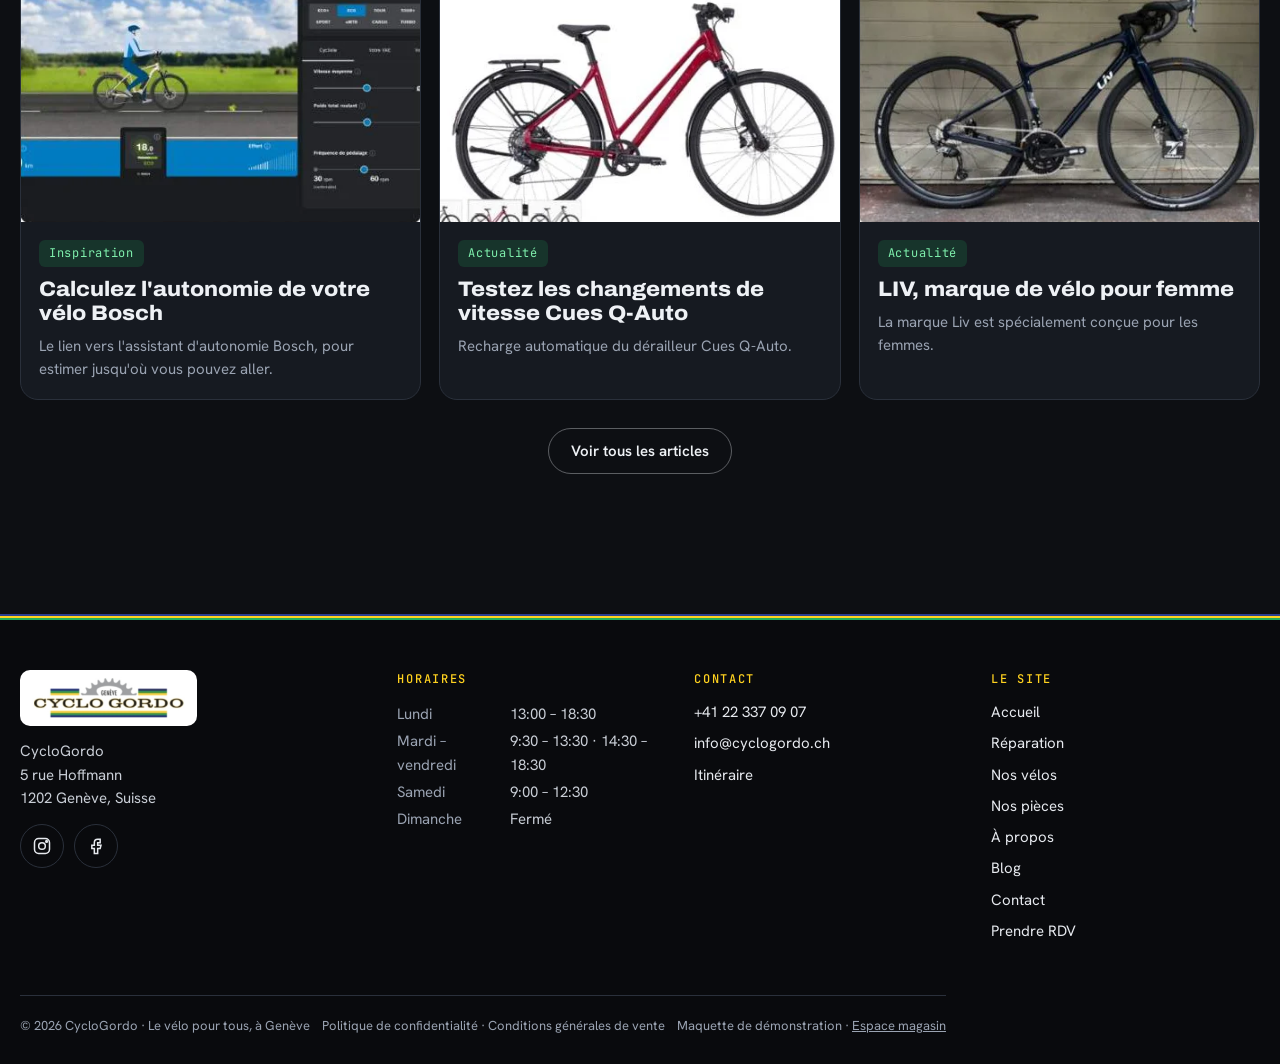
<file: blog-cues-q-auto.html>
<!doctype html>
<html lang="fr">
<head>
<meta charset="utf-8">
<meta name="viewport" content="width=device-width,initial-scale=1,viewport-fit=cover">
<meta name="claude:viewport-fit-sides" content="cover">
<title>Testez les changements de vitesse Cues Q-Auto · CycloGordo</title>
<style>:root{padding-top:env(safe-area-inset-top,0px);padding-bottom:env(safe-area-inset-bottom,0px)}body{margin:0}img{max-width:100%}[hidden]{display:none!important}</style>
<link rel="preconnect" href="https://fonts.googleapis.com">
<link rel="preconnect" href="https://fonts.gstatic.com" crossorigin>
<link rel="stylesheet" href="https://fonts.googleapis.com/css2?family=Archivo:wdth,wght@62..125,400..900&family=Hanken+Grotesk:wght@400;500;600&family=JetBrains+Mono:wght@400;500&display=swap">
<link rel="stylesheet" href="assets/site.css?v=6">
</head>
<body>
<header id="hdr" class="gut solid">
  <div class="wrap nav">
    <a class="logo" href="index.html"><img src="img/logo.png" alt="Cyclo Gordo Genève, accueil" width="478" height="134"></a>
    <ul><li><a href="index.html">Accueil</a></li><li><a href="reparation.html">Réparation</a></li><li><a href="velos.html">Nos vélos</a></li><li><a href="pieces.html">Nos pièces</a></li></ul>
    <div class="right">
      <a class="phone" href="tel:+41223370907">+41 22 337 09 07</a>
      <a class="btn" href="rdv.html">Prendre RDV en ligne</a>
      <button class="menu-btn" type="button" id="menuBtn" aria-expanded="false" aria-controls="drawer"><svg viewBox="0 0 24 24" fill="none" stroke="currentColor" stroke-width="2" aria-hidden="true"><path d="M4 7h16M4 12h16M4 17h16"/></svg>Menu</button>
    </div>
  </div>
</header>
<div class="drawer" id="drawer" hidden>
  <div class="top"><img src="img/logo.png" alt="Cyclo Gordo" width="478" height="134"><button class="close" type="button" id="menuClose" aria-label="Fermer le menu"><svg viewBox="0 0 24 24" width="20" height="20" fill="none" stroke="currentColor" stroke-width="2" aria-hidden="true"><path d="M6 6l12 12M18 6 6 18"/></svg></button></div>
  <a class="l" href="index.html">Accueil</a><a class="l" href="reparation.html">Réparation</a><a class="l" href="velos.html">Nos vélos</a><a class="l" href="pieces.html">Nos pièces</a><a class="l" href="a-propos.html">À propos</a><a class="l" href="blog.html" aria-current="page">Blog</a><a class="l" href="contact.html">Contact</a>
  <a class="btn" href="rdv.html">Prendre RDV en ligne</a>
  <a class="btn ghost" href="tel:+41223370907">Appeler le +41 22 337 09 07</a>
</div>
<main id="top">

<section class="block gut" style="padding-top:calc(120px + env(safe-area-inset-top,0px))"><div class="wrap"><article class="article">
  <a class="back" href="blog.html">← Retour au blog</a>
  <div class="meta"><span class="cat">Actualité</span><span>Dès aujourd'hui</span></div>
  <h1>Testez les changements de vitesse Cues Q-Auto</h1><div class="cover"><img src="img/blog/vento.webp" alt=""></div>
  <p>Venez tester notre vélo test Cresta Vento avec les changements de vitesses électriques.</p><p>Un système qui se recharge automatiquement en pédalant.</p>
  <div class="cta"><a class="btn ghost" href="rdv.html">Prendre RDV</a></div>
</article></div></section>
<section class="block gut" aria-labelledby="blog-t" style="padding-top:0">
    <div class="wrap">
      <div class="split"><h2 class="disp" id="blog-t">Conseils vélo, actus et coups de cœur.</h2><p>Nos articles pour bien entretenir votre vélo, suivre la vie du magasin ou en savoir plus sur la mobilité douce à Genève.</p></div>
      <div class="posts"><a class="post" href="blog-autonomie-bosch.html"><div class="im"><img src="img/blog/bosch.webp" alt="" loading="lazy"></div><div class="bd"><span class="cat">Inspiration</span><h3>Calculez l&#x27;autonomie de votre vélo Bosch</h3><p>Le lien vers l&#x27;assistant d&#x27;autonomie Bosch, pour estimer jusqu&#x27;où vous pouvez aller.</p></div></a><a class="post" href="blog-cues-q-auto.html"><div class="im"><img src="img/blog/vento.webp" alt="" loading="lazy"></div><div class="bd"><span class="cat">Actualité</span><h3>Testez les changements de vitesse Cues Q-Auto</h3><p>Recharge automatique du dérailleur Cues Q-Auto.</p></div></a><a class="post" href="blog-liv.html"><div class="im"><img src="img/blog/liv.webp" alt="" loading="lazy"></div><div class="bd"><span class="cat">Actualité</span><h3>LIV, marque de vélo pour femme</h3><p>La marque Liv est spécialement conçue pour les femmes.</p></div></a></div>
      <div class="more-row"><a class="btn ghost" href="blog.html">Voir tous les articles</a></div>
    </div>
  </section>
</main>
<footer class="site-foot gut">
  <div class="wrap">
    <div class="foot-grid">
      <div>
        <a class="logo-w" href="index.html"><img src="img/logo.png" alt="Cyclo Gordo Genève" width="478" height="134"></a>
        <p style="margin:0">CycloGordo<br>5 rue Hoffmann<br>1202 Genève, Suisse</p>
        <div class="socials"><a href="https://www.instagram.com/cyclogordo/" aria-label="Instagram de CycloGordo"><svg viewBox="0 0 24 24" fill="none" stroke="currentColor" stroke-width="1.8" aria-hidden="true"><rect x="3" y="3" width="18" height="18" rx="5"/><circle cx="12" cy="12" r="4"/><circle cx="17.5" cy="6.5" r="1" fill="currentColor"/></svg></a><a href="https://www.facebook.com/gordobmx" aria-label="Facebook de CycloGordo"><svg viewBox="0 0 24 24" fill="none" stroke="currentColor" stroke-width="1.8" aria-hidden="true"><path d="M14 8h3V4h-3a4 4 0 0 0-4 4v3H7v4h3v6h4v-6h3l1-4h-4V8z"/></svg></a></div>
      </div>
      <div><h3>Horaires</h3><table><tr><td>Lundi</td><td>13:00 – 18:30</td></tr><tr><td>Mardi – vendredi</td><td>9:30 – 13:30 · 14:30 – 18:30</td></tr><tr><td>Samedi</td><td>9:00 – 12:30</td></tr><tr><td>Dimanche</td><td>Fermé</td></tr></table></div>
      <div><h3>Contact</h3><ul><li><a href="tel:+41223370907">+41 22 337 09 07</a></li><li><a href="mailto:info@cyclogordo.ch">info@cyclogordo.ch</a></li><li><a href="https://www.google.com/maps/search/?api=1&amp;query=5+rue+Hoffmann+1202+Gen%C3%A8ve">Itinéraire</a></li></ul></div>
      <div><h3>Le site</h3><ul><li><a href="index.html">Accueil</a></li><li><a href="reparation.html">Réparation</a></li><li><a href="velos.html">Nos vélos</a></li><li><a href="pieces.html">Nos pièces</a></li><li><a href="a-propos.html">À propos</a></li><li><a href="blog.html">Blog</a></li><li><a href="contact.html">Contact</a></li><li><a href="rdv.html">Prendre RDV</a></li></ul></div>
    </div>
    <div class="foot-bottom"><span>© 2026 CycloGordo · Le vélo pour tous, à Genève</span><span>Politique de confidentialité · Conditions générales de vente</span><span>Maquette de démonstration · <a href="admin.html" style="color:inherit">Espace magasin</a></span></div>
  </div>
</footer>
<script src="assets/site.js?v=6"></script>

</body>
</html>
</file>
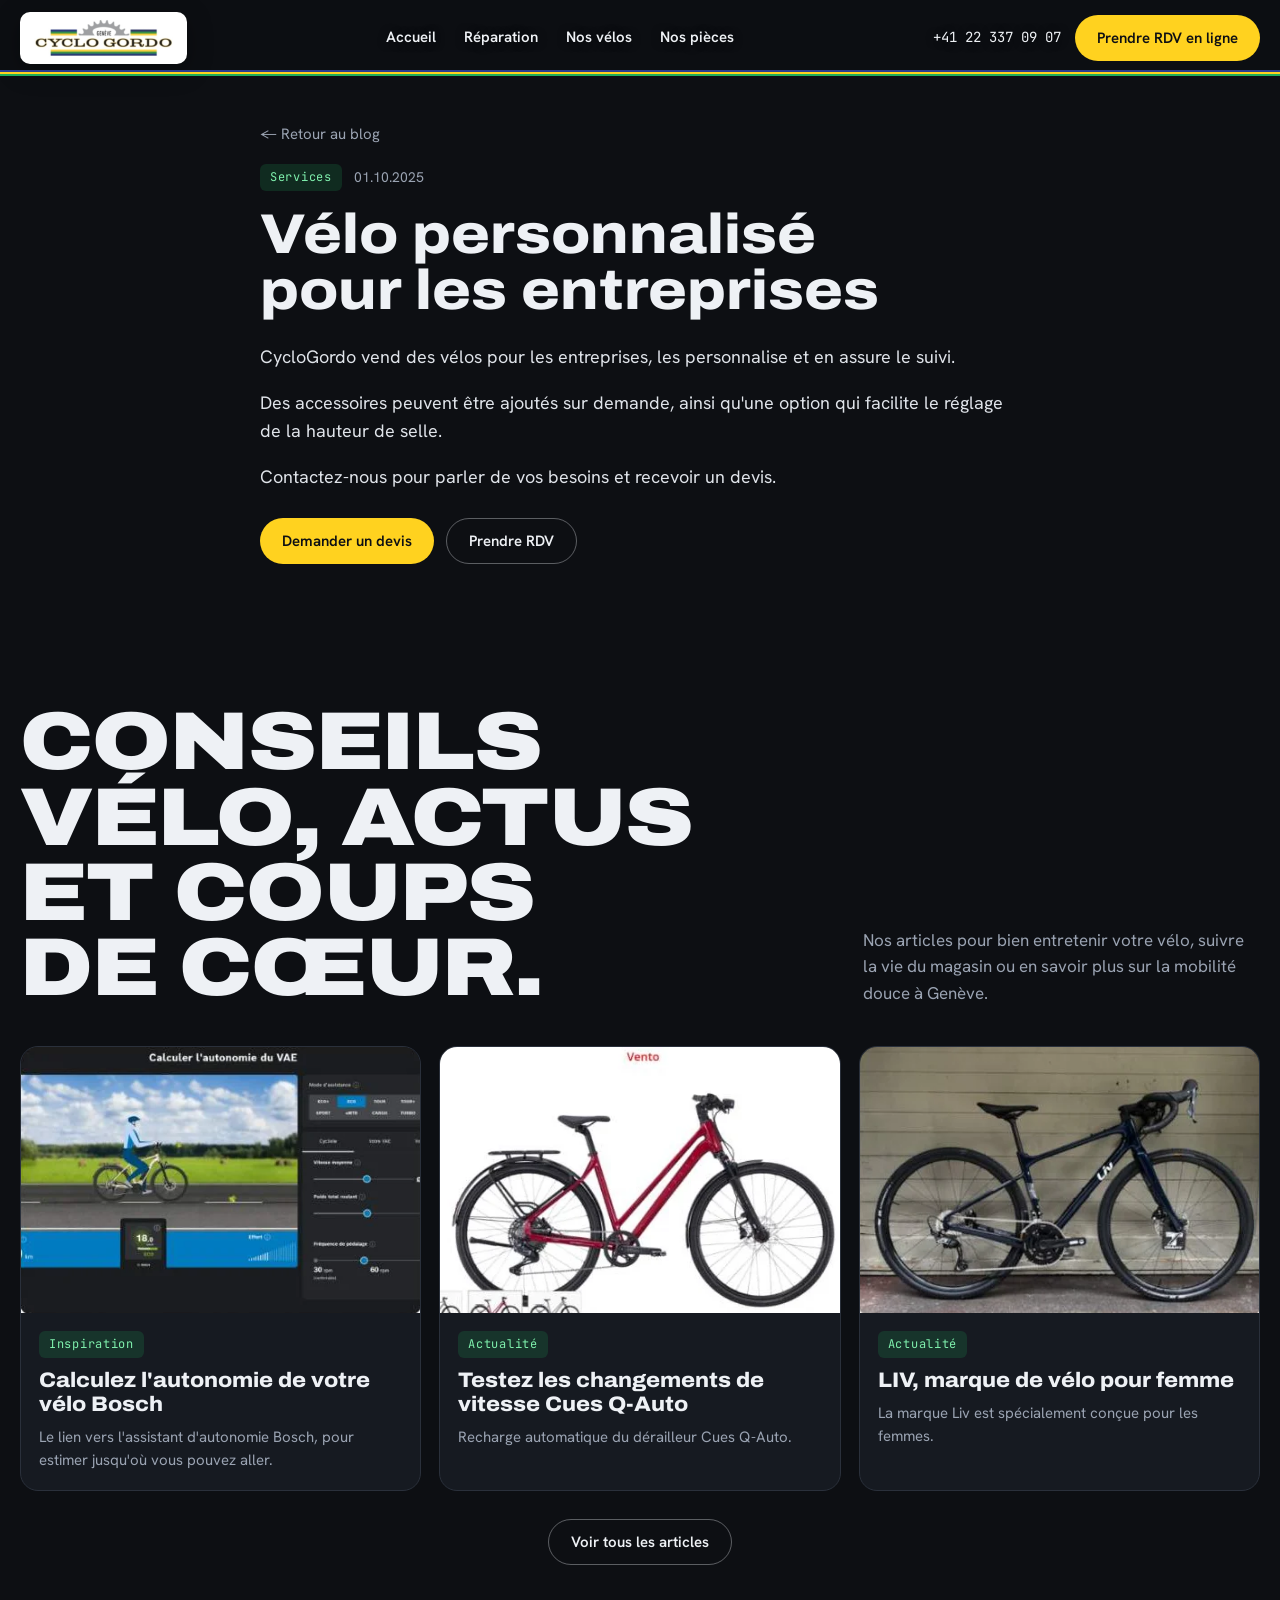
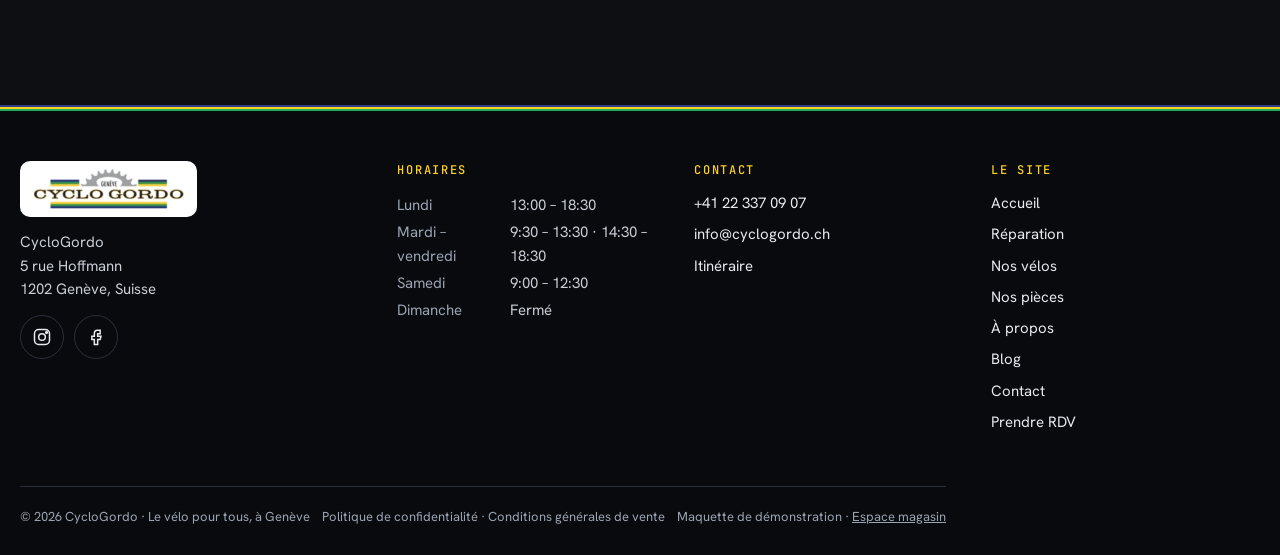
<file: blog-entreprises.html>
<!doctype html>
<html lang="fr">
<head>
<meta charset="utf-8">
<meta name="viewport" content="width=device-width,initial-scale=1,viewport-fit=cover">
<meta name="claude:viewport-fit-sides" content="cover">
<title>Vélo personnalisé pour les entreprises · CycloGordo</title>
<style>:root{padding-top:env(safe-area-inset-top,0px);padding-bottom:env(safe-area-inset-bottom,0px)}body{margin:0}img{max-width:100%}[hidden]{display:none!important}</style>
<link rel="preconnect" href="https://fonts.googleapis.com">
<link rel="preconnect" href="https://fonts.gstatic.com" crossorigin>
<link rel="stylesheet" href="https://fonts.googleapis.com/css2?family=Archivo:wdth,wght@62..125,400..900&family=Hanken+Grotesk:wght@400;500;600&family=JetBrains+Mono:wght@400;500&display=swap">
<link rel="stylesheet" href="assets/site.css?v=6">
</head>
<body>
<header id="hdr" class="gut solid">
  <div class="wrap nav">
    <a class="logo" href="index.html"><img src="img/logo.png" alt="Cyclo Gordo Genève, accueil" width="478" height="134"></a>
    <ul><li><a href="index.html">Accueil</a></li><li><a href="reparation.html">Réparation</a></li><li><a href="velos.html">Nos vélos</a></li><li><a href="pieces.html">Nos pièces</a></li></ul>
    <div class="right">
      <a class="phone" href="tel:+41223370907">+41 22 337 09 07</a>
      <a class="btn" href="rdv.html">Prendre RDV en ligne</a>
      <button class="menu-btn" type="button" id="menuBtn" aria-expanded="false" aria-controls="drawer"><svg viewBox="0 0 24 24" fill="none" stroke="currentColor" stroke-width="2" aria-hidden="true"><path d="M4 7h16M4 12h16M4 17h16"/></svg>Menu</button>
    </div>
  </div>
</header>
<div class="drawer" id="drawer" hidden>
  <div class="top"><img src="img/logo.png" alt="Cyclo Gordo" width="478" height="134"><button class="close" type="button" id="menuClose" aria-label="Fermer le menu"><svg viewBox="0 0 24 24" width="20" height="20" fill="none" stroke="currentColor" stroke-width="2" aria-hidden="true"><path d="M6 6l12 12M18 6 6 18"/></svg></button></div>
  <a class="l" href="index.html">Accueil</a><a class="l" href="reparation.html">Réparation</a><a class="l" href="velos.html">Nos vélos</a><a class="l" href="pieces.html">Nos pièces</a><a class="l" href="a-propos.html">À propos</a><a class="l" href="blog.html" aria-current="page">Blog</a><a class="l" href="contact.html">Contact</a>
  <a class="btn" href="rdv.html">Prendre RDV en ligne</a>
  <a class="btn ghost" href="tel:+41223370907">Appeler le +41 22 337 09 07</a>
</div>
<main id="top">

<section class="block gut" style="padding-top:calc(120px + env(safe-area-inset-top,0px))"><div class="wrap"><article class="article">
  <a class="back" href="blog.html">← Retour au blog</a>
  <div class="meta"><span class="cat">Services</span><span>01.10.2025</span></div>
  <h1>Vélo personnalisé pour les entreprises</h1>
  <p>CycloGordo vend des vélos pour les entreprises, les personnalise et en assure le suivi.</p><p>Des accessoires peuvent être ajoutés sur demande, ainsi qu&#x27;une option qui facilite le réglage de la hauteur de selle.</p><p>Contactez-nous pour parler de vos besoins et recevoir un devis.</p>
  <div class="cta"><a class="btn" href="contact.html">Demander un devis</a><a class="btn ghost" href="rdv.html">Prendre RDV</a></div>
</article></div></section>
<section class="block gut" aria-labelledby="blog-t" style="padding-top:0">
    <div class="wrap">
      <div class="split"><h2 class="disp" id="blog-t">Conseils vélo, actus et coups de cœur.</h2><p>Nos articles pour bien entretenir votre vélo, suivre la vie du magasin ou en savoir plus sur la mobilité douce à Genève.</p></div>
      <div class="posts"><a class="post" href="blog-autonomie-bosch.html"><div class="im"><img src="img/blog/bosch.webp" alt="" loading="lazy"></div><div class="bd"><span class="cat">Inspiration</span><h3>Calculez l&#x27;autonomie de votre vélo Bosch</h3><p>Le lien vers l&#x27;assistant d&#x27;autonomie Bosch, pour estimer jusqu&#x27;où vous pouvez aller.</p></div></a><a class="post" href="blog-cues-q-auto.html"><div class="im"><img src="img/blog/vento.webp" alt="" loading="lazy"></div><div class="bd"><span class="cat">Actualité</span><h3>Testez les changements de vitesse Cues Q-Auto</h3><p>Recharge automatique du dérailleur Cues Q-Auto.</p></div></a><a class="post" href="blog-liv.html"><div class="im"><img src="img/blog/liv.webp" alt="" loading="lazy"></div><div class="bd"><span class="cat">Actualité</span><h3>LIV, marque de vélo pour femme</h3><p>La marque Liv est spécialement conçue pour les femmes.</p></div></a></div>
      <div class="more-row"><a class="btn ghost" href="blog.html">Voir tous les articles</a></div>
    </div>
  </section>
</main>
<footer class="site-foot gut">
  <div class="wrap">
    <div class="foot-grid">
      <div>
        <a class="logo-w" href="index.html"><img src="img/logo.png" alt="Cyclo Gordo Genève" width="478" height="134"></a>
        <p style="margin:0">CycloGordo<br>5 rue Hoffmann<br>1202 Genève, Suisse</p>
        <div class="socials"><a href="https://www.instagram.com/cyclogordo/" aria-label="Instagram de CycloGordo"><svg viewBox="0 0 24 24" fill="none" stroke="currentColor" stroke-width="1.8" aria-hidden="true"><rect x="3" y="3" width="18" height="18" rx="5"/><circle cx="12" cy="12" r="4"/><circle cx="17.5" cy="6.5" r="1" fill="currentColor"/></svg></a><a href="https://www.facebook.com/gordobmx" aria-label="Facebook de CycloGordo"><svg viewBox="0 0 24 24" fill="none" stroke="currentColor" stroke-width="1.8" aria-hidden="true"><path d="M14 8h3V4h-3a4 4 0 0 0-4 4v3H7v4h3v6h4v-6h3l1-4h-4V8z"/></svg></a></div>
      </div>
      <div><h3>Horaires</h3><table><tr><td>Lundi</td><td>13:00 – 18:30</td></tr><tr><td>Mardi – vendredi</td><td>9:30 – 13:30 · 14:30 – 18:30</td></tr><tr><td>Samedi</td><td>9:00 – 12:30</td></tr><tr><td>Dimanche</td><td>Fermé</td></tr></table></div>
      <div><h3>Contact</h3><ul><li><a href="tel:+41223370907">+41 22 337 09 07</a></li><li><a href="mailto:info@cyclogordo.ch">info@cyclogordo.ch</a></li><li><a href="https://www.google.com/maps/search/?api=1&amp;query=5+rue+Hoffmann+1202+Gen%C3%A8ve">Itinéraire</a></li></ul></div>
      <div><h3>Le site</h3><ul><li><a href="index.html">Accueil</a></li><li><a href="reparation.html">Réparation</a></li><li><a href="velos.html">Nos vélos</a></li><li><a href="pieces.html">Nos pièces</a></li><li><a href="a-propos.html">À propos</a></li><li><a href="blog.html">Blog</a></li><li><a href="contact.html">Contact</a></li><li><a href="rdv.html">Prendre RDV</a></li></ul></div>
    </div>
    <div class="foot-bottom"><span>© 2026 CycloGordo · Le vélo pour tous, à Genève</span><span>Politique de confidentialité · Conditions générales de vente</span><span>Maquette de démonstration · <a href="admin.html" style="color:inherit">Espace magasin</a></span></div>
  </div>
</footer>
<script src="assets/site.js?v=6"></script>

</body>
</html>
</file>
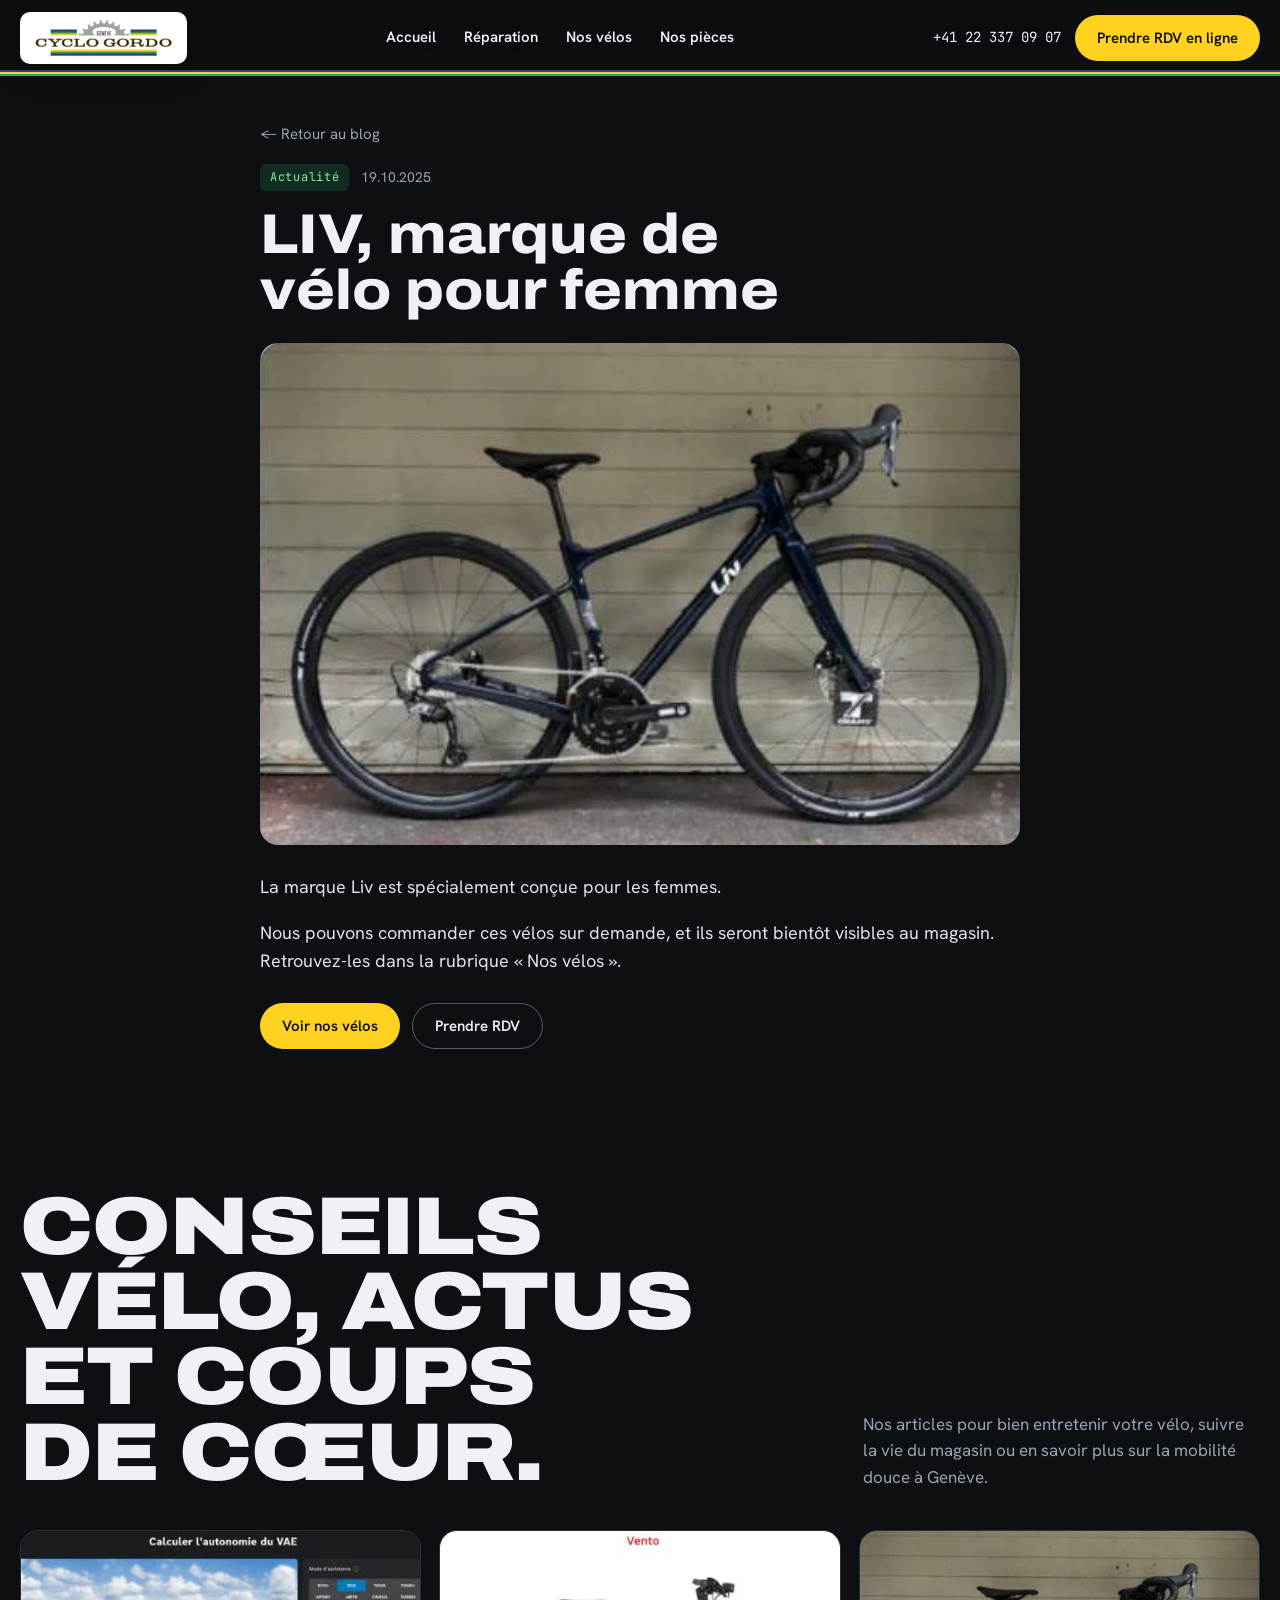
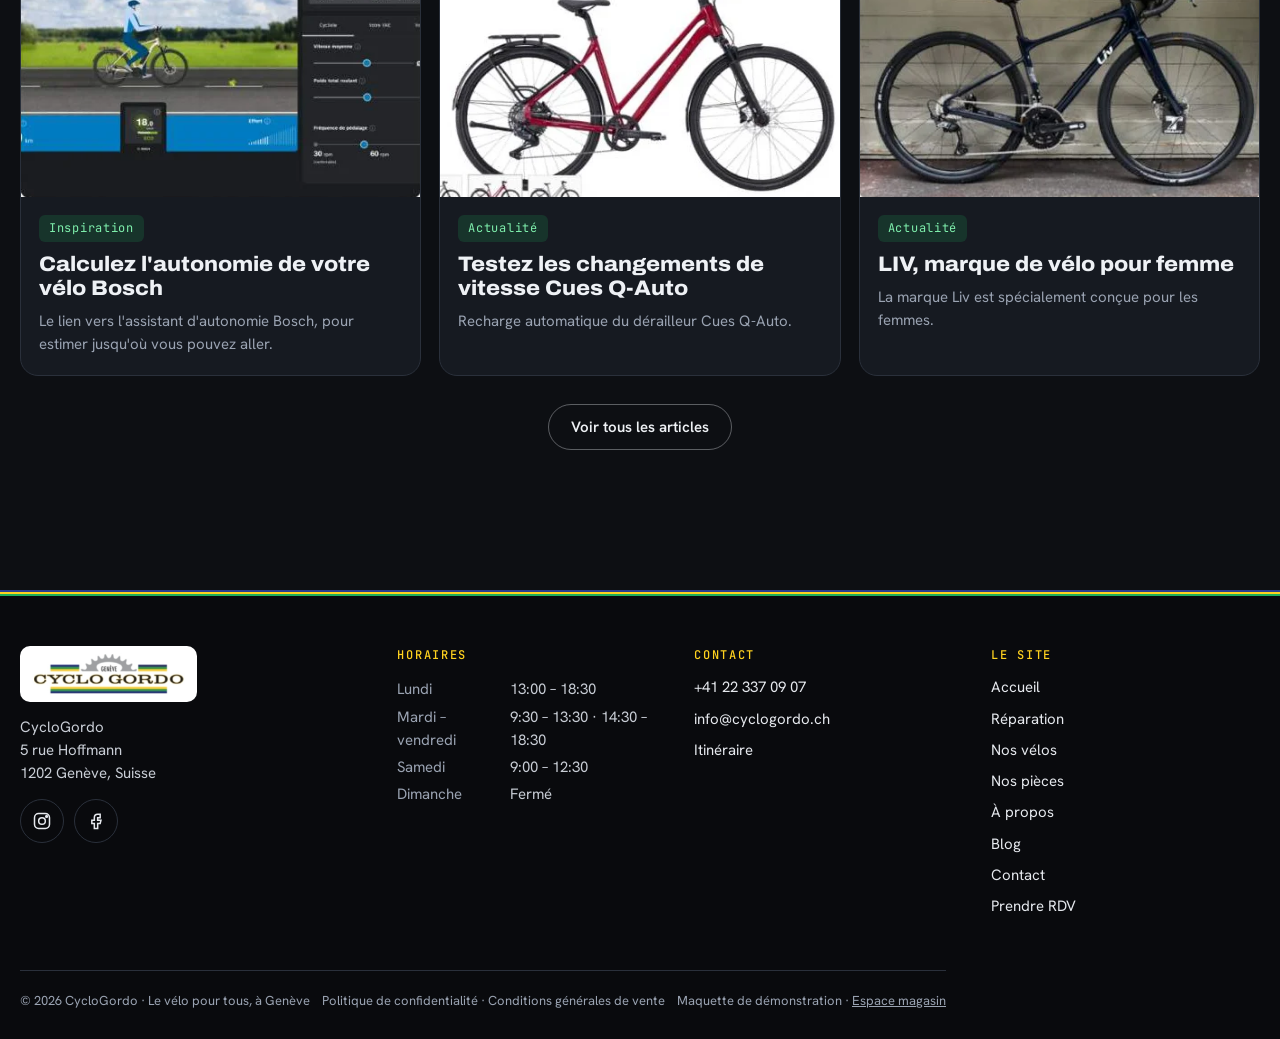
<file: blog-liv.html>
<!doctype html>
<html lang="fr">
<head>
<meta charset="utf-8">
<meta name="viewport" content="width=device-width,initial-scale=1,viewport-fit=cover">
<meta name="claude:viewport-fit-sides" content="cover">
<title>LIV, marque de vélo pour femme · CycloGordo</title>
<style>:root{padding-top:env(safe-area-inset-top,0px);padding-bottom:env(safe-area-inset-bottom,0px)}body{margin:0}img{max-width:100%}[hidden]{display:none!important}</style>
<link rel="preconnect" href="https://fonts.googleapis.com">
<link rel="preconnect" href="https://fonts.gstatic.com" crossorigin>
<link rel="stylesheet" href="https://fonts.googleapis.com/css2?family=Archivo:wdth,wght@62..125,400..900&family=Hanken+Grotesk:wght@400;500;600&family=JetBrains+Mono:wght@400;500&display=swap">
<link rel="stylesheet" href="assets/site.css?v=6">
</head>
<body>
<header id="hdr" class="gut solid">
  <div class="wrap nav">
    <a class="logo" href="index.html"><img src="img/logo.png" alt="Cyclo Gordo Genève, accueil" width="478" height="134"></a>
    <ul><li><a href="index.html">Accueil</a></li><li><a href="reparation.html">Réparation</a></li><li><a href="velos.html">Nos vélos</a></li><li><a href="pieces.html">Nos pièces</a></li></ul>
    <div class="right">
      <a class="phone" href="tel:+41223370907">+41 22 337 09 07</a>
      <a class="btn" href="rdv.html">Prendre RDV en ligne</a>
      <button class="menu-btn" type="button" id="menuBtn" aria-expanded="false" aria-controls="drawer"><svg viewBox="0 0 24 24" fill="none" stroke="currentColor" stroke-width="2" aria-hidden="true"><path d="M4 7h16M4 12h16M4 17h16"/></svg>Menu</button>
    </div>
  </div>
</header>
<div class="drawer" id="drawer" hidden>
  <div class="top"><img src="img/logo.png" alt="Cyclo Gordo" width="478" height="134"><button class="close" type="button" id="menuClose" aria-label="Fermer le menu"><svg viewBox="0 0 24 24" width="20" height="20" fill="none" stroke="currentColor" stroke-width="2" aria-hidden="true"><path d="M6 6l12 12M18 6 6 18"/></svg></button></div>
  <a class="l" href="index.html">Accueil</a><a class="l" href="reparation.html">Réparation</a><a class="l" href="velos.html">Nos vélos</a><a class="l" href="pieces.html">Nos pièces</a><a class="l" href="a-propos.html">À propos</a><a class="l" href="blog.html" aria-current="page">Blog</a><a class="l" href="contact.html">Contact</a>
  <a class="btn" href="rdv.html">Prendre RDV en ligne</a>
  <a class="btn ghost" href="tel:+41223370907">Appeler le +41 22 337 09 07</a>
</div>
<main id="top">

<section class="block gut" style="padding-top:calc(120px + env(safe-area-inset-top,0px))"><div class="wrap"><article class="article">
  <a class="back" href="blog.html">← Retour au blog</a>
  <div class="meta"><span class="cat">Actualité</span><span>19.10.2025</span></div>
  <h1>LIV, marque de vélo pour femme</h1><div class="cover"><img src="img/blog/liv.webp" alt=""></div>
  <p>La marque Liv est spécialement conçue pour les femmes.</p><p>Nous pouvons commander ces vélos sur demande, et ils seront bientôt visibles au magasin. Retrouvez-les dans la rubrique « Nos vélos ».</p>
  <div class="cta"><a class="btn" href="velos.html">Voir nos vélos</a><a class="btn ghost" href="rdv.html">Prendre RDV</a></div>
</article></div></section>
<section class="block gut" aria-labelledby="blog-t" style="padding-top:0">
    <div class="wrap">
      <div class="split"><h2 class="disp" id="blog-t">Conseils vélo, actus et coups de cœur.</h2><p>Nos articles pour bien entretenir votre vélo, suivre la vie du magasin ou en savoir plus sur la mobilité douce à Genève.</p></div>
      <div class="posts"><a class="post" href="blog-autonomie-bosch.html"><div class="im"><img src="img/blog/bosch.webp" alt="" loading="lazy"></div><div class="bd"><span class="cat">Inspiration</span><h3>Calculez l&#x27;autonomie de votre vélo Bosch</h3><p>Le lien vers l&#x27;assistant d&#x27;autonomie Bosch, pour estimer jusqu&#x27;où vous pouvez aller.</p></div></a><a class="post" href="blog-cues-q-auto.html"><div class="im"><img src="img/blog/vento.webp" alt="" loading="lazy"></div><div class="bd"><span class="cat">Actualité</span><h3>Testez les changements de vitesse Cues Q-Auto</h3><p>Recharge automatique du dérailleur Cues Q-Auto.</p></div></a><a class="post" href="blog-liv.html"><div class="im"><img src="img/blog/liv.webp" alt="" loading="lazy"></div><div class="bd"><span class="cat">Actualité</span><h3>LIV, marque de vélo pour femme</h3><p>La marque Liv est spécialement conçue pour les femmes.</p></div></a></div>
      <div class="more-row"><a class="btn ghost" href="blog.html">Voir tous les articles</a></div>
    </div>
  </section>
</main>
<footer class="site-foot gut">
  <div class="wrap">
    <div class="foot-grid">
      <div>
        <a class="logo-w" href="index.html"><img src="img/logo.png" alt="Cyclo Gordo Genève" width="478" height="134"></a>
        <p style="margin:0">CycloGordo<br>5 rue Hoffmann<br>1202 Genève, Suisse</p>
        <div class="socials"><a href="https://www.instagram.com/cyclogordo/" aria-label="Instagram de CycloGordo"><svg viewBox="0 0 24 24" fill="none" stroke="currentColor" stroke-width="1.8" aria-hidden="true"><rect x="3" y="3" width="18" height="18" rx="5"/><circle cx="12" cy="12" r="4"/><circle cx="17.5" cy="6.5" r="1" fill="currentColor"/></svg></a><a href="https://www.facebook.com/gordobmx" aria-label="Facebook de CycloGordo"><svg viewBox="0 0 24 24" fill="none" stroke="currentColor" stroke-width="1.8" aria-hidden="true"><path d="M14 8h3V4h-3a4 4 0 0 0-4 4v3H7v4h3v6h4v-6h3l1-4h-4V8z"/></svg></a></div>
      </div>
      <div><h3>Horaires</h3><table><tr><td>Lundi</td><td>13:00 – 18:30</td></tr><tr><td>Mardi – vendredi</td><td>9:30 – 13:30 · 14:30 – 18:30</td></tr><tr><td>Samedi</td><td>9:00 – 12:30</td></tr><tr><td>Dimanche</td><td>Fermé</td></tr></table></div>
      <div><h3>Contact</h3><ul><li><a href="tel:+41223370907">+41 22 337 09 07</a></li><li><a href="mailto:info@cyclogordo.ch">info@cyclogordo.ch</a></li><li><a href="https://www.google.com/maps/search/?api=1&amp;query=5+rue+Hoffmann+1202+Gen%C3%A8ve">Itinéraire</a></li></ul></div>
      <div><h3>Le site</h3><ul><li><a href="index.html">Accueil</a></li><li><a href="reparation.html">Réparation</a></li><li><a href="velos.html">Nos vélos</a></li><li><a href="pieces.html">Nos pièces</a></li><li><a href="a-propos.html">À propos</a></li><li><a href="blog.html">Blog</a></li><li><a href="contact.html">Contact</a></li><li><a href="rdv.html">Prendre RDV</a></li></ul></div>
    </div>
    <div class="foot-bottom"><span>© 2026 CycloGordo · Le vélo pour tous, à Genève</span><span>Politique de confidentialité · Conditions générales de vente</span><span>Maquette de démonstration · <a href="admin.html" style="color:inherit">Espace magasin</a></span></div>
  </div>
</footer>
<script src="assets/site.js?v=6"></script>

</body>
</html>
</file>
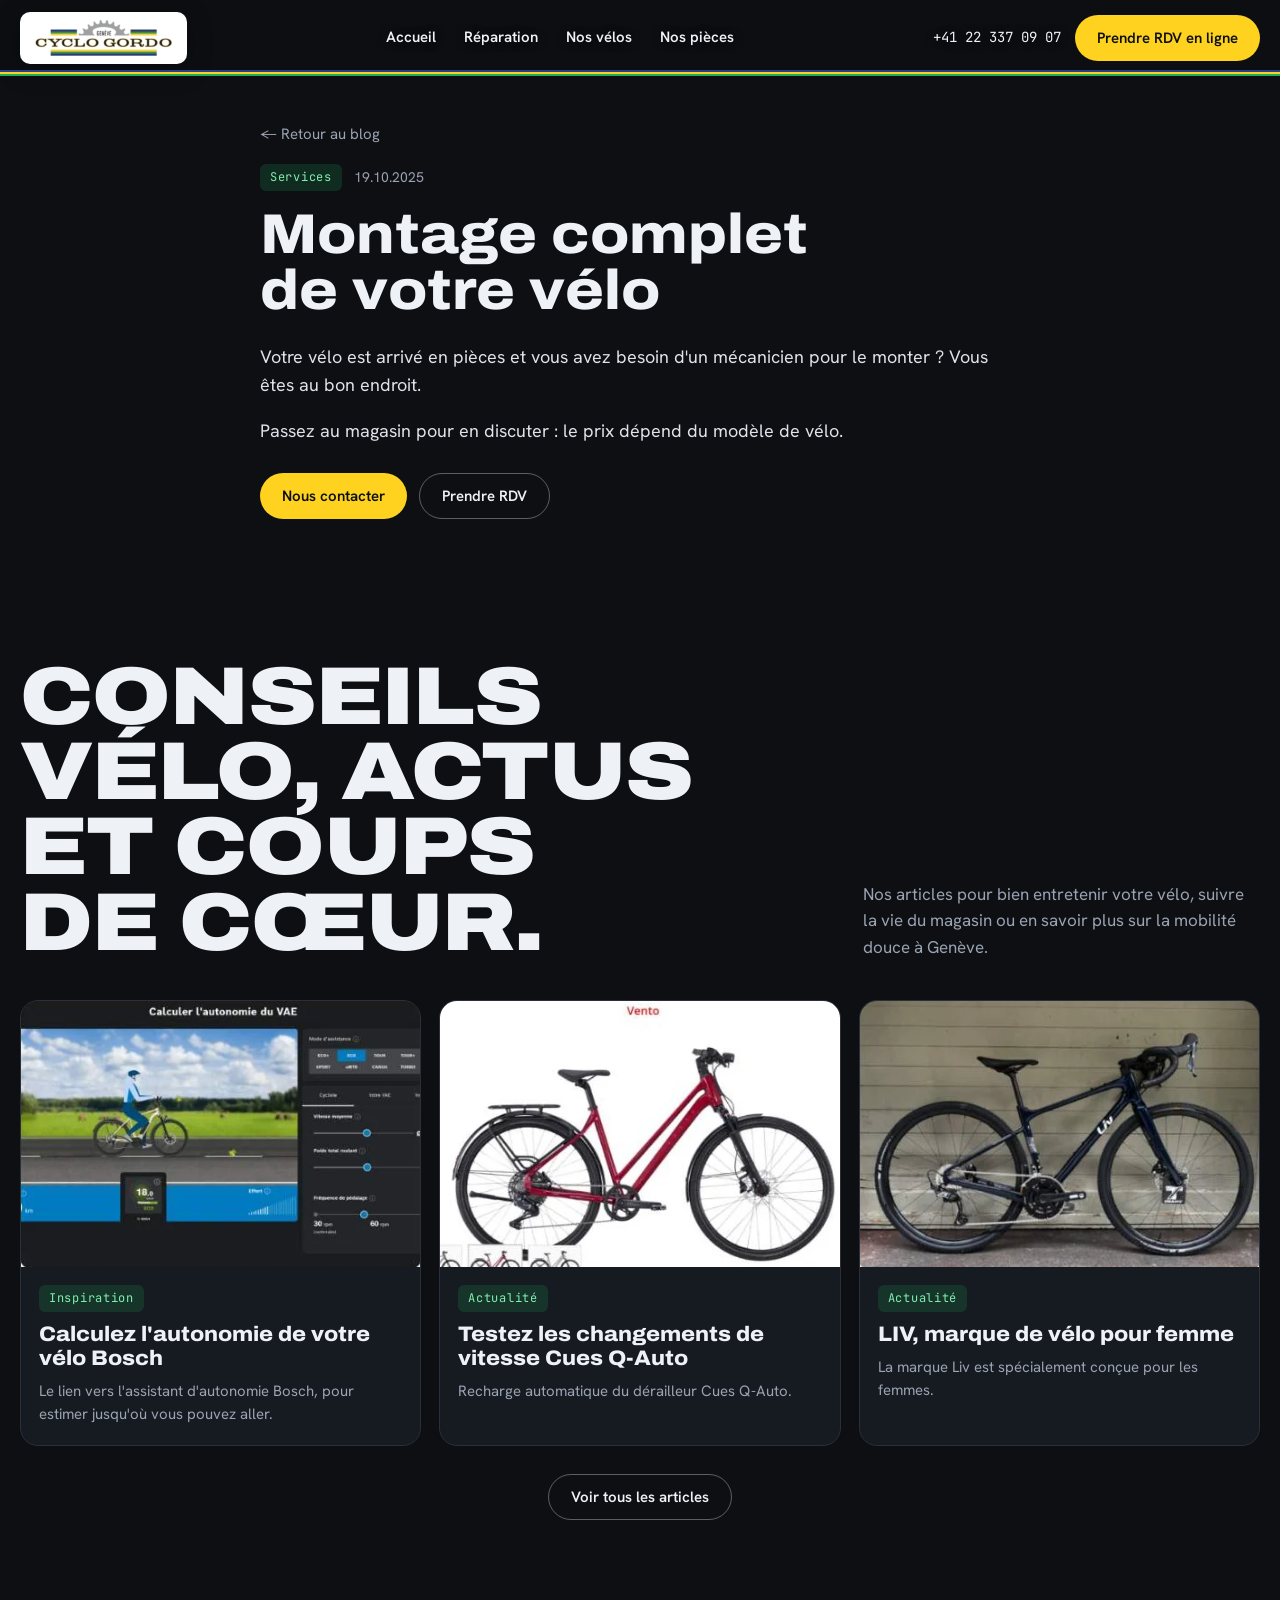
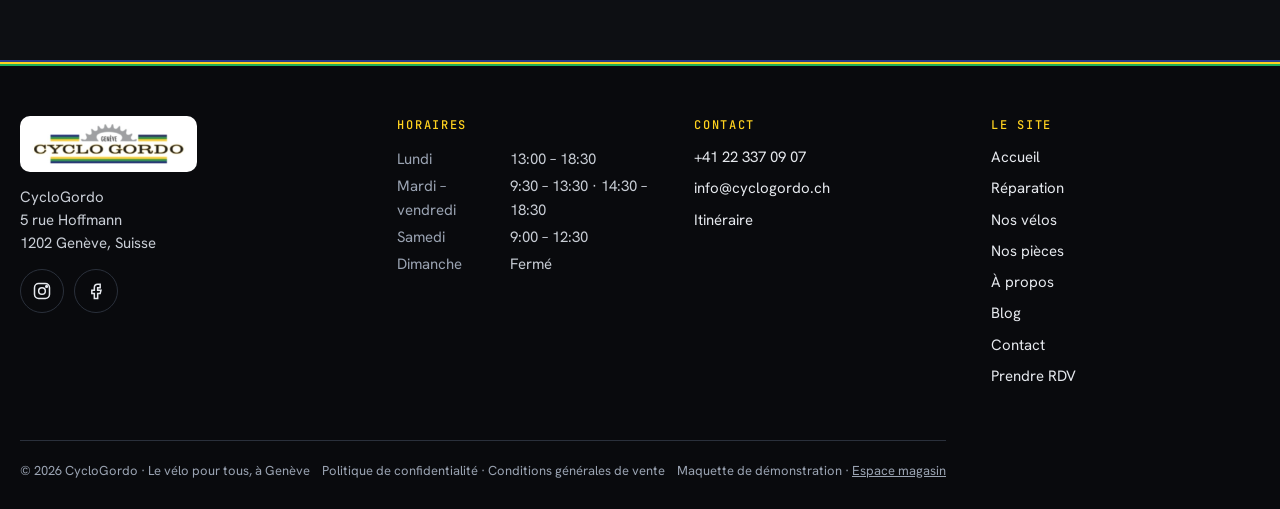
<file: blog-montage.html>
<!doctype html>
<html lang="fr">
<head>
<meta charset="utf-8">
<meta name="viewport" content="width=device-width,initial-scale=1,viewport-fit=cover">
<meta name="claude:viewport-fit-sides" content="cover">
<title>Montage complet de votre vélo · CycloGordo</title>
<style>:root{padding-top:env(safe-area-inset-top,0px);padding-bottom:env(safe-area-inset-bottom,0px)}body{margin:0}img{max-width:100%}[hidden]{display:none!important}</style>
<link rel="preconnect" href="https://fonts.googleapis.com">
<link rel="preconnect" href="https://fonts.gstatic.com" crossorigin>
<link rel="stylesheet" href="https://fonts.googleapis.com/css2?family=Archivo:wdth,wght@62..125,400..900&family=Hanken+Grotesk:wght@400;500;600&family=JetBrains+Mono:wght@400;500&display=swap">
<link rel="stylesheet" href="assets/site.css?v=6">
</head>
<body>
<header id="hdr" class="gut solid">
  <div class="wrap nav">
    <a class="logo" href="index.html"><img src="img/logo.png" alt="Cyclo Gordo Genève, accueil" width="478" height="134"></a>
    <ul><li><a href="index.html">Accueil</a></li><li><a href="reparation.html">Réparation</a></li><li><a href="velos.html">Nos vélos</a></li><li><a href="pieces.html">Nos pièces</a></li></ul>
    <div class="right">
      <a class="phone" href="tel:+41223370907">+41 22 337 09 07</a>
      <a class="btn" href="rdv.html">Prendre RDV en ligne</a>
      <button class="menu-btn" type="button" id="menuBtn" aria-expanded="false" aria-controls="drawer"><svg viewBox="0 0 24 24" fill="none" stroke="currentColor" stroke-width="2" aria-hidden="true"><path d="M4 7h16M4 12h16M4 17h16"/></svg>Menu</button>
    </div>
  </div>
</header>
<div class="drawer" id="drawer" hidden>
  <div class="top"><img src="img/logo.png" alt="Cyclo Gordo" width="478" height="134"><button class="close" type="button" id="menuClose" aria-label="Fermer le menu"><svg viewBox="0 0 24 24" width="20" height="20" fill="none" stroke="currentColor" stroke-width="2" aria-hidden="true"><path d="M6 6l12 12M18 6 6 18"/></svg></button></div>
  <a class="l" href="index.html">Accueil</a><a class="l" href="reparation.html">Réparation</a><a class="l" href="velos.html">Nos vélos</a><a class="l" href="pieces.html">Nos pièces</a><a class="l" href="a-propos.html">À propos</a><a class="l" href="blog.html" aria-current="page">Blog</a><a class="l" href="contact.html">Contact</a>
  <a class="btn" href="rdv.html">Prendre RDV en ligne</a>
  <a class="btn ghost" href="tel:+41223370907">Appeler le +41 22 337 09 07</a>
</div>
<main id="top">

<section class="block gut" style="padding-top:calc(120px + env(safe-area-inset-top,0px))"><div class="wrap"><article class="article">
  <a class="back" href="blog.html">← Retour au blog</a>
  <div class="meta"><span class="cat">Services</span><span>19.10.2025</span></div>
  <h1>Montage complet de votre vélo</h1>
  <p>Votre vélo est arrivé en pièces et vous avez besoin d&#x27;un mécanicien pour le monter ? Vous êtes au bon endroit.</p><p>Passez au magasin pour en discuter : le prix dépend du modèle de vélo.</p>
  <div class="cta"><a class="btn" href="contact.html">Nous contacter</a><a class="btn ghost" href="rdv.html">Prendre RDV</a></div>
</article></div></section>
<section class="block gut" aria-labelledby="blog-t" style="padding-top:0">
    <div class="wrap">
      <div class="split"><h2 class="disp" id="blog-t">Conseils vélo, actus et coups de cœur.</h2><p>Nos articles pour bien entretenir votre vélo, suivre la vie du magasin ou en savoir plus sur la mobilité douce à Genève.</p></div>
      <div class="posts"><a class="post" href="blog-autonomie-bosch.html"><div class="im"><img src="img/blog/bosch.webp" alt="" loading="lazy"></div><div class="bd"><span class="cat">Inspiration</span><h3>Calculez l&#x27;autonomie de votre vélo Bosch</h3><p>Le lien vers l&#x27;assistant d&#x27;autonomie Bosch, pour estimer jusqu&#x27;où vous pouvez aller.</p></div></a><a class="post" href="blog-cues-q-auto.html"><div class="im"><img src="img/blog/vento.webp" alt="" loading="lazy"></div><div class="bd"><span class="cat">Actualité</span><h3>Testez les changements de vitesse Cues Q-Auto</h3><p>Recharge automatique du dérailleur Cues Q-Auto.</p></div></a><a class="post" href="blog-liv.html"><div class="im"><img src="img/blog/liv.webp" alt="" loading="lazy"></div><div class="bd"><span class="cat">Actualité</span><h3>LIV, marque de vélo pour femme</h3><p>La marque Liv est spécialement conçue pour les femmes.</p></div></a></div>
      <div class="more-row"><a class="btn ghost" href="blog.html">Voir tous les articles</a></div>
    </div>
  </section>
</main>
<footer class="site-foot gut">
  <div class="wrap">
    <div class="foot-grid">
      <div>
        <a class="logo-w" href="index.html"><img src="img/logo.png" alt="Cyclo Gordo Genève" width="478" height="134"></a>
        <p style="margin:0">CycloGordo<br>5 rue Hoffmann<br>1202 Genève, Suisse</p>
        <div class="socials"><a href="https://www.instagram.com/cyclogordo/" aria-label="Instagram de CycloGordo"><svg viewBox="0 0 24 24" fill="none" stroke="currentColor" stroke-width="1.8" aria-hidden="true"><rect x="3" y="3" width="18" height="18" rx="5"/><circle cx="12" cy="12" r="4"/><circle cx="17.5" cy="6.5" r="1" fill="currentColor"/></svg></a><a href="https://www.facebook.com/gordobmx" aria-label="Facebook de CycloGordo"><svg viewBox="0 0 24 24" fill="none" stroke="currentColor" stroke-width="1.8" aria-hidden="true"><path d="M14 8h3V4h-3a4 4 0 0 0-4 4v3H7v4h3v6h4v-6h3l1-4h-4V8z"/></svg></a></div>
      </div>
      <div><h3>Horaires</h3><table><tr><td>Lundi</td><td>13:00 – 18:30</td></tr><tr><td>Mardi – vendredi</td><td>9:30 – 13:30 · 14:30 – 18:30</td></tr><tr><td>Samedi</td><td>9:00 – 12:30</td></tr><tr><td>Dimanche</td><td>Fermé</td></tr></table></div>
      <div><h3>Contact</h3><ul><li><a href="tel:+41223370907">+41 22 337 09 07</a></li><li><a href="mailto:info@cyclogordo.ch">info@cyclogordo.ch</a></li><li><a href="https://www.google.com/maps/search/?api=1&amp;query=5+rue+Hoffmann+1202+Gen%C3%A8ve">Itinéraire</a></li></ul></div>
      <div><h3>Le site</h3><ul><li><a href="index.html">Accueil</a></li><li><a href="reparation.html">Réparation</a></li><li><a href="velos.html">Nos vélos</a></li><li><a href="pieces.html">Nos pièces</a></li><li><a href="a-propos.html">À propos</a></li><li><a href="blog.html">Blog</a></li><li><a href="contact.html">Contact</a></li><li><a href="rdv.html">Prendre RDV</a></li></ul></div>
    </div>
    <div class="foot-bottom"><span>© 2026 CycloGordo · Le vélo pour tous, à Genève</span><span>Politique de confidentialité · Conditions générales de vente</span><span>Maquette de démonstration · <a href="admin.html" style="color:inherit">Espace magasin</a></span></div>
  </div>
</footer>
<script src="assets/site.js?v=6"></script>

</body>
</html>
</file>
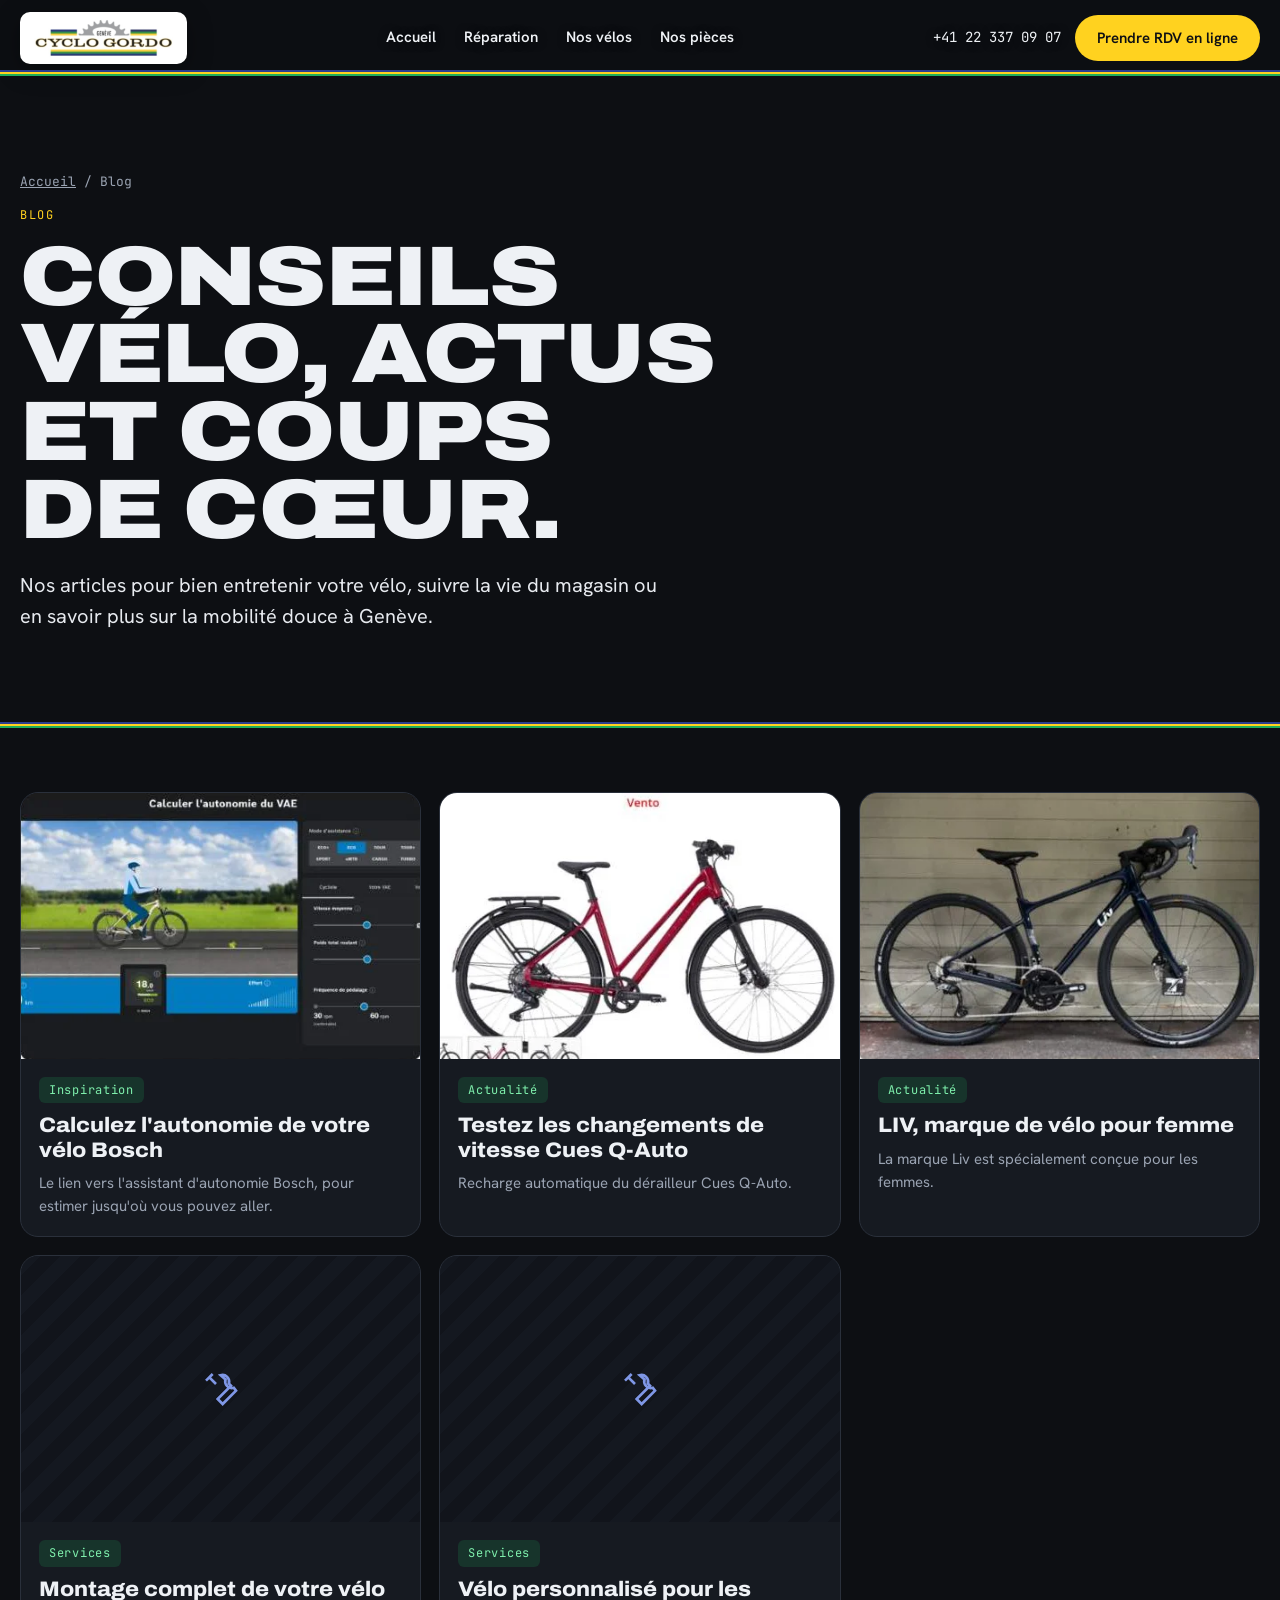
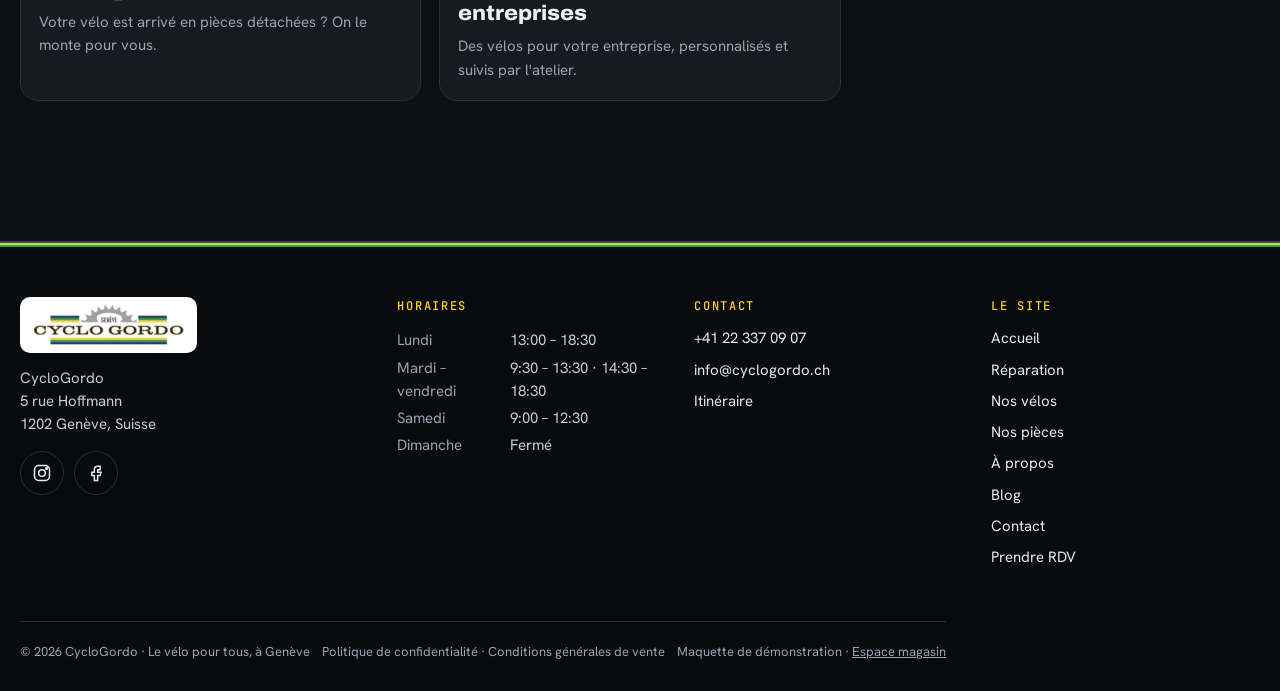
<file: blog.html>
<!doctype html>
<html lang="fr">
<head>
<meta charset="utf-8">
<meta name="viewport" content="width=device-width,initial-scale=1,viewport-fit=cover">
<meta name="claude:viewport-fit-sides" content="cover">
<title>Blog · CycloGordo</title>
<style>:root{padding-top:env(safe-area-inset-top,0px);padding-bottom:env(safe-area-inset-bottom,0px)}body{margin:0}img{max-width:100%}[hidden]{display:none!important}</style>
<link rel="preconnect" href="https://fonts.googleapis.com">
<link rel="preconnect" href="https://fonts.gstatic.com" crossorigin>
<link rel="stylesheet" href="https://fonts.googleapis.com/css2?family=Archivo:wdth,wght@62..125,400..900&family=Hanken+Grotesk:wght@400;500;600&family=JetBrains+Mono:wght@400;500&display=swap">
<link rel="stylesheet" href="assets/site.css?v=6">
</head>
<body>
<header id="hdr" class="gut solid">
  <div class="wrap nav">
    <a class="logo" href="index.html"><img src="img/logo.png" alt="Cyclo Gordo Genève, accueil" width="478" height="134"></a>
    <ul><li><a href="index.html">Accueil</a></li><li><a href="reparation.html">Réparation</a></li><li><a href="velos.html">Nos vélos</a></li><li><a href="pieces.html">Nos pièces</a></li></ul>
    <div class="right">
      <a class="phone" href="tel:+41223370907">+41 22 337 09 07</a>
      <a class="btn" href="rdv.html">Prendre RDV en ligne</a>
      <button class="menu-btn" type="button" id="menuBtn" aria-expanded="false" aria-controls="drawer"><svg viewBox="0 0 24 24" fill="none" stroke="currentColor" stroke-width="2" aria-hidden="true"><path d="M4 7h16M4 12h16M4 17h16"/></svg>Menu</button>
    </div>
  </div>
</header>
<div class="drawer" id="drawer" hidden>
  <div class="top"><img src="img/logo.png" alt="Cyclo Gordo" width="478" height="134"><button class="close" type="button" id="menuClose" aria-label="Fermer le menu"><svg viewBox="0 0 24 24" width="20" height="20" fill="none" stroke="currentColor" stroke-width="2" aria-hidden="true"><path d="M6 6l12 12M18 6 6 18"/></svg></button></div>
  <a class="l" href="index.html">Accueil</a><a class="l" href="reparation.html">Réparation</a><a class="l" href="velos.html">Nos vélos</a><a class="l" href="pieces.html">Nos pièces</a><a class="l" href="a-propos.html">À propos</a><a class="l" href="blog.html" aria-current="page">Blog</a><a class="l" href="contact.html">Contact</a>
  <a class="btn" href="rdv.html">Prendre RDV en ligne</a>
  <a class="btn ghost" href="tel:+41223370907">Appeler le +41 22 337 09 07</a>
</div>
<main id="top">
<section class="page-hero gut"><div class="veil"></div><div class="wrap"><p class="crumb"><a href="index.html">Accueil</a> / Blog</p><p class="eyebrow">Blog</p><h1 class="disp" style="margin-top:14px">Conseils vélo, actus et coups de cœur.</h1><p class="lead">Nos articles pour bien entretenir votre vélo, suivre la vie du magasin ou en savoir plus sur la mobilité douce à Genève.</p></div></section>
<section class="block gut" style="padding-top:24px"><div class="wrap"><div class="posts"><a class="post" href="blog-autonomie-bosch.html"><div class="im"><img src="img/blog/bosch.webp" alt="" loading="lazy"></div><div class="bd"><span class="cat">Inspiration</span><h3>Calculez l&#x27;autonomie de votre vélo Bosch</h3><p>Le lien vers l&#x27;assistant d&#x27;autonomie Bosch, pour estimer jusqu&#x27;où vous pouvez aller.</p></div></a><a class="post" href="blog-cues-q-auto.html"><div class="im"><img src="img/blog/vento.webp" alt="" loading="lazy"></div><div class="bd"><span class="cat">Actualité</span><h3>Testez les changements de vitesse Cues Q-Auto</h3><p>Recharge automatique du dérailleur Cues Q-Auto.</p></div></a><a class="post" href="blog-liv.html"><div class="im"><img src="img/blog/liv.webp" alt="" loading="lazy"></div><div class="bd"><span class="cat">Actualité</span><h3>LIV, marque de vélo pour femme</h3><p>La marque Liv est spécialement conçue pour les femmes.</p></div></a><a class="post" href="blog-montage.html"><div class="im ph"><svg viewBox="0 0 24 24" fill="none" stroke="currentColor" stroke-width="1.6" aria-hidden="true"><path d="M14.7 6.3a4 4 0 0 0 5 5L21 13l-8 8-3-3 8-8-1.3-1.3a4 4 0 0 0-5-5z"/><path d="M5 5l4 4M3 7l4-4"/></svg></div><div class="bd"><span class="cat">Services</span><h3>Montage complet de votre vélo</h3><p>Votre vélo est arrivé en pièces détachées ? On le monte pour vous.</p></div></a><a class="post" href="blog-entreprises.html"><div class="im ph"><svg viewBox="0 0 24 24" fill="none" stroke="currentColor" stroke-width="1.6" aria-hidden="true"><path d="M14.7 6.3a4 4 0 0 0 5 5L21 13l-8 8-3-3 8-8-1.3-1.3a4 4 0 0 0-5-5z"/><path d="M5 5l4 4M3 7l4-4"/></svg></div><div class="bd"><span class="cat">Services</span><h3>Vélo personnalisé pour les entreprises</h3><p>Des vélos pour votre entreprise, personnalisés et suivis par l&#x27;atelier.</p></div></a></div></div></section>
</main>
<footer class="site-foot gut">
  <div class="wrap">
    <div class="foot-grid">
      <div>
        <a class="logo-w" href="index.html"><img src="img/logo.png" alt="Cyclo Gordo Genève" width="478" height="134"></a>
        <p style="margin:0">CycloGordo<br>5 rue Hoffmann<br>1202 Genève, Suisse</p>
        <div class="socials"><a href="https://www.instagram.com/cyclogordo/" aria-label="Instagram de CycloGordo"><svg viewBox="0 0 24 24" fill="none" stroke="currentColor" stroke-width="1.8" aria-hidden="true"><rect x="3" y="3" width="18" height="18" rx="5"/><circle cx="12" cy="12" r="4"/><circle cx="17.5" cy="6.5" r="1" fill="currentColor"/></svg></a><a href="https://www.facebook.com/gordobmx" aria-label="Facebook de CycloGordo"><svg viewBox="0 0 24 24" fill="none" stroke="currentColor" stroke-width="1.8" aria-hidden="true"><path d="M14 8h3V4h-3a4 4 0 0 0-4 4v3H7v4h3v6h4v-6h3l1-4h-4V8z"/></svg></a></div>
      </div>
      <div><h3>Horaires</h3><table><tr><td>Lundi</td><td>13:00 – 18:30</td></tr><tr><td>Mardi – vendredi</td><td>9:30 – 13:30 · 14:30 – 18:30</td></tr><tr><td>Samedi</td><td>9:00 – 12:30</td></tr><tr><td>Dimanche</td><td>Fermé</td></tr></table></div>
      <div><h3>Contact</h3><ul><li><a href="tel:+41223370907">+41 22 337 09 07</a></li><li><a href="mailto:info@cyclogordo.ch">info@cyclogordo.ch</a></li><li><a href="https://www.google.com/maps/search/?api=1&amp;query=5+rue+Hoffmann+1202+Gen%C3%A8ve">Itinéraire</a></li></ul></div>
      <div><h3>Le site</h3><ul><li><a href="index.html">Accueil</a></li><li><a href="reparation.html">Réparation</a></li><li><a href="velos.html">Nos vélos</a></li><li><a href="pieces.html">Nos pièces</a></li><li><a href="a-propos.html">À propos</a></li><li><a href="blog.html">Blog</a></li><li><a href="contact.html">Contact</a></li><li><a href="rdv.html">Prendre RDV</a></li></ul></div>
    </div>
    <div class="foot-bottom"><span>© 2026 CycloGordo · Le vélo pour tous, à Genève</span><span>Politique de confidentialité · Conditions générales de vente</span><span>Maquette de démonstration · <a href="admin.html" style="color:inherit">Espace magasin</a></span></div>
  </div>
</footer>
<script src="assets/site.js?v=6"></script>

</body>
</html>
</file>
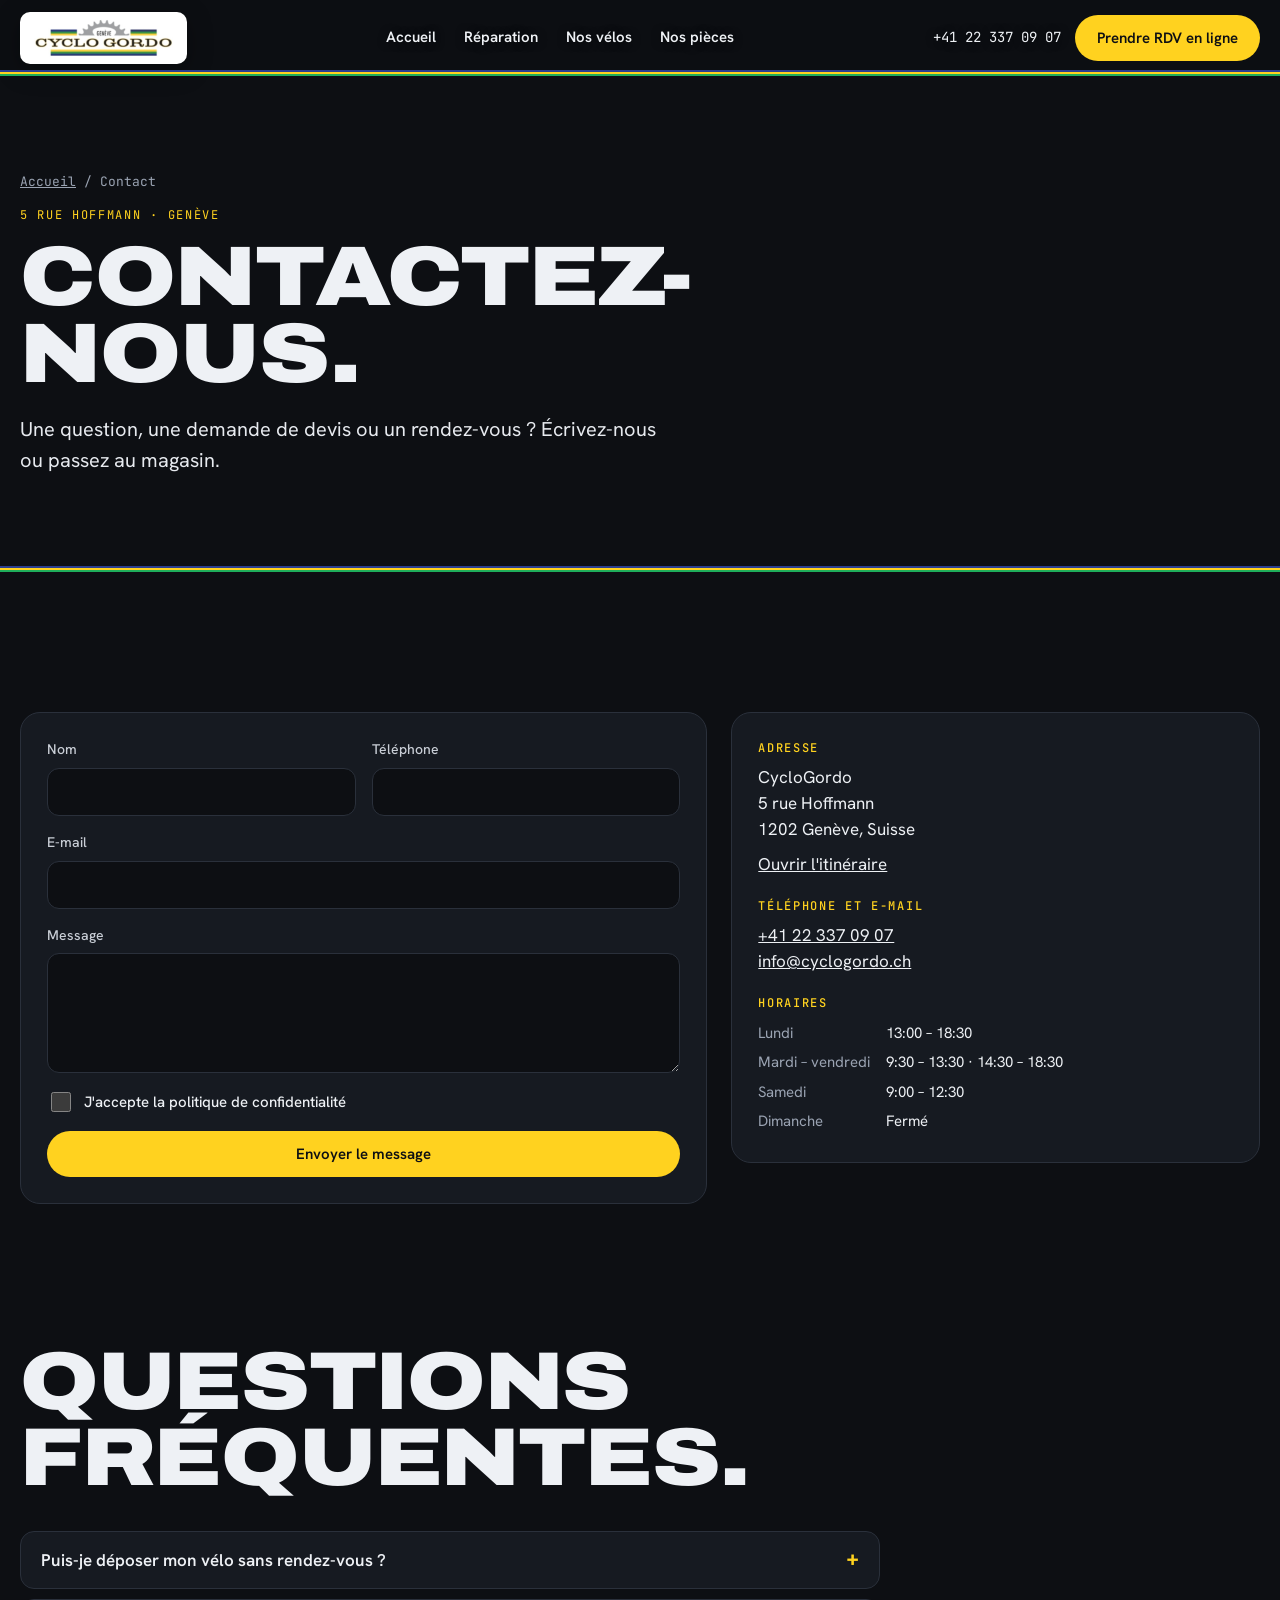
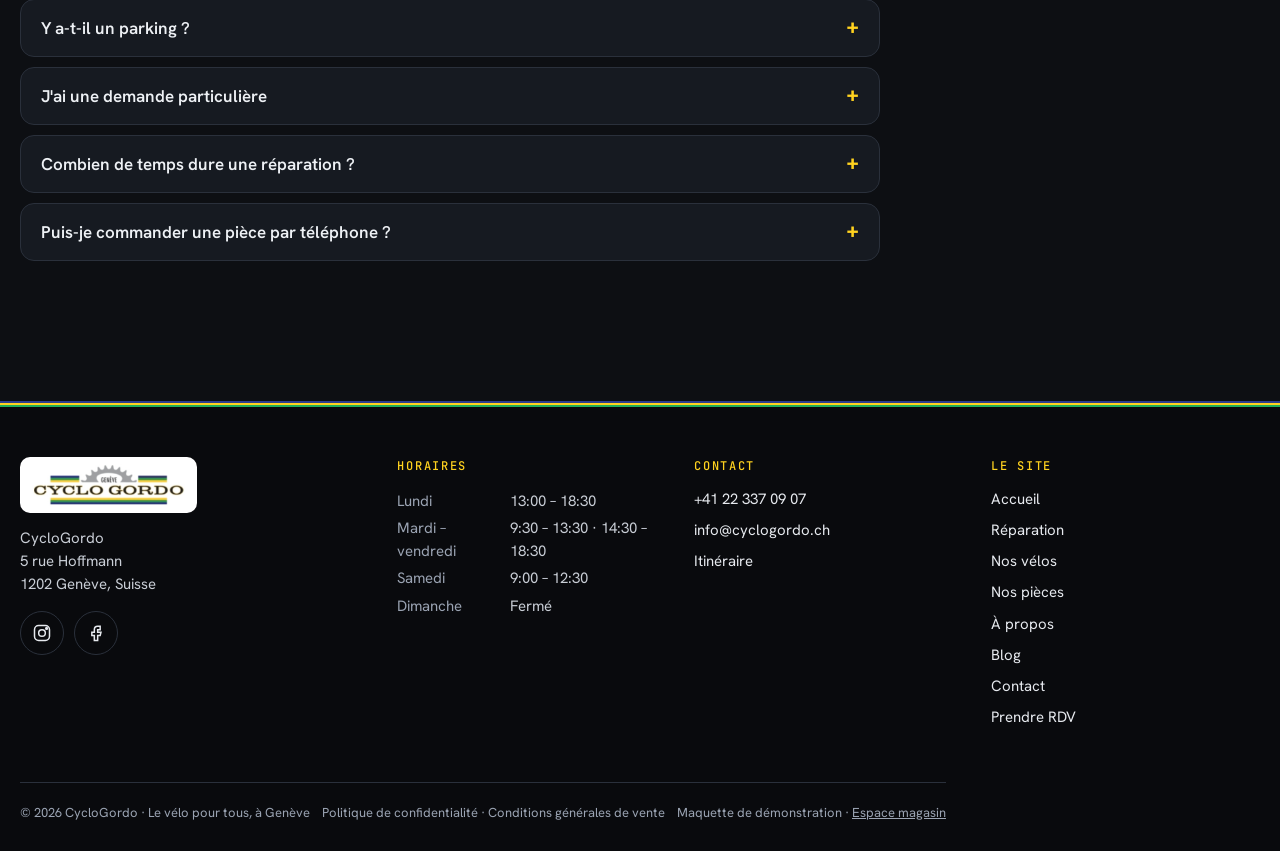
<file: contact.html>
<!doctype html>
<html lang="fr">
<head>
<meta charset="utf-8">
<meta name="viewport" content="width=device-width,initial-scale=1,viewport-fit=cover">
<meta name="claude:viewport-fit-sides" content="cover">
<title>Contact · CycloGordo</title>
<style>:root{padding-top:env(safe-area-inset-top,0px);padding-bottom:env(safe-area-inset-bottom,0px)}body{margin:0}img{max-width:100%}[hidden]{display:none!important}</style>
<link rel="preconnect" href="https://fonts.googleapis.com">
<link rel="preconnect" href="https://fonts.gstatic.com" crossorigin>
<link rel="stylesheet" href="https://fonts.googleapis.com/css2?family=Archivo:wdth,wght@62..125,400..900&family=Hanken+Grotesk:wght@400;500;600&family=JetBrains+Mono:wght@400;500&display=swap">
<link rel="stylesheet" href="assets/site.css?v=6">
</head>
<body>
<header id="hdr" class="gut solid">
  <div class="wrap nav">
    <a class="logo" href="index.html"><img src="img/logo.png" alt="Cyclo Gordo Genève, accueil" width="478" height="134"></a>
    <ul><li><a href="index.html">Accueil</a></li><li><a href="reparation.html">Réparation</a></li><li><a href="velos.html">Nos vélos</a></li><li><a href="pieces.html">Nos pièces</a></li></ul>
    <div class="right">
      <a class="phone" href="tel:+41223370907">+41 22 337 09 07</a>
      <a class="btn" href="rdv.html">Prendre RDV en ligne</a>
      <button class="menu-btn" type="button" id="menuBtn" aria-expanded="false" aria-controls="drawer"><svg viewBox="0 0 24 24" fill="none" stroke="currentColor" stroke-width="2" aria-hidden="true"><path d="M4 7h16M4 12h16M4 17h16"/></svg>Menu</button>
    </div>
  </div>
</header>
<div class="drawer" id="drawer" hidden>
  <div class="top"><img src="img/logo.png" alt="Cyclo Gordo" width="478" height="134"><button class="close" type="button" id="menuClose" aria-label="Fermer le menu"><svg viewBox="0 0 24 24" width="20" height="20" fill="none" stroke="currentColor" stroke-width="2" aria-hidden="true"><path d="M6 6l12 12M18 6 6 18"/></svg></button></div>
  <a class="l" href="index.html">Accueil</a><a class="l" href="reparation.html">Réparation</a><a class="l" href="velos.html">Nos vélos</a><a class="l" href="pieces.html">Nos pièces</a><a class="l" href="a-propos.html">À propos</a><a class="l" href="blog.html">Blog</a><a class="l" href="contact.html" aria-current="page">Contact</a>
  <a class="btn" href="rdv.html">Prendre RDV en ligne</a>
  <a class="btn ghost" href="tel:+41223370907">Appeler le +41 22 337 09 07</a>
</div>
<main id="top">
<section class="page-hero gut"><div class="veil"></div><div class="wrap"><p class="crumb"><a href="index.html">Accueil</a> / Contact</p><p class="eyebrow">5 rue Hoffmann · Genève</p><h1 class="disp" style="margin-top:14px">Contactez-nous.</h1><p class="lead">Une question, une demande de devis ou un rendez-vous ? Écrivez-nous ou passez au magasin.</p></div></section>
<section class="block gut"><div class="wrap"><div class="two-col" style="margin-top:0">
  <form class="form-card" id="contactForm" novalidate>
    <label for="f-name">Nom<input id="f-name" autocomplete="name" required></label>
    <label for="c-tel">Téléphone<input id="c-tel" type="tel" autocomplete="tel"></label>
    <label class="full" for="c-mail">E-mail<input id="c-mail" type="email" autocomplete="email" required></label>
    <label class="full" for="c-msg">Message<textarea id="c-msg" required></textarea></label>
    <label class="check full" for="c-ok"><input id="c-ok" type="checkbox" required>J'accepte la politique de confidentialité</label>
    <button class="btn full" type="submit" style="justify-content:center">Envoyer le message</button>
    <p class="ok" id="ok" role="status" hidden></p>
  </form>
  <aside class="card-info">
    <div><h3>Adresse</h3><p>CycloGordo<br>5 rue Hoffmann<br>1202 Genève, Suisse</p><p style="margin-top:8px"><a href="https://www.google.com/maps/search/?api=1&amp;query=5+rue+Hoffmann+1202+Gen%C3%A8ve">Ouvrir l'itinéraire</a></p></div>
    <div><h3>Téléphone et e-mail</h3><p><a href="tel:+41223370907">+41 22 337 09 07</a><br><a href="mailto:info@cyclogordo.ch">info@cyclogordo.ch</a></p></div>
    <div><h3>Horaires</h3><table><tr><td>Lundi</td><td>13:00 – 18:30</td></tr><tr><td>Mardi – vendredi</td><td>9:30 – 13:30 · 14:30 – 18:30</td></tr><tr><td>Samedi</td><td>9:00 – 12:30</td></tr><tr><td>Dimanche</td><td>Fermé</td></tr></table></div>
  </aside>
</div></div></section>
<section class="block gut" style="padding-top:0"><div class="wrap"><div class="split"><h2 class="disp">Questions fréquentes.</h2></div><div class="faq"><details><summary>Puis-je déposer mon vélo sans rendez-vous ?</summary><p>Appelez-nous avant pour vérifier le planning, surtout pour un service.</p></details><details><summary>Y a-t-il un parking ?</summary><p>Pas de parking privé, mais de nombreuses places en zone bleue à proximité.</p></details><details><summary>J&#x27;ai une demande particulière</summary><p>Décrivez votre besoin (commande, pièce ou réparation) : nous vous répondons avec les détails ou un devis.</p></details><details><summary>Combien de temps dure une réparation ?</summary><p>Le vélo est réparé dans la journée si vous avez un rendez-vous. Sinon, le délai dépend de la charge de l&#x27;atelier.</p></details><details><summary>Puis-je commander une pièce par téléphone ?</summary><p>Oui, vous pouvez réserver des pièces ou des accessoires par téléphone, selon le stock disponible.</p></details></div></div></section>
</main>
<footer class="site-foot gut">
  <div class="wrap">
    <div class="foot-grid">
      <div>
        <a class="logo-w" href="index.html"><img src="img/logo.png" alt="Cyclo Gordo Genève" width="478" height="134"></a>
        <p style="margin:0">CycloGordo<br>5 rue Hoffmann<br>1202 Genève, Suisse</p>
        <div class="socials"><a href="https://www.instagram.com/cyclogordo/" aria-label="Instagram de CycloGordo"><svg viewBox="0 0 24 24" fill="none" stroke="currentColor" stroke-width="1.8" aria-hidden="true"><rect x="3" y="3" width="18" height="18" rx="5"/><circle cx="12" cy="12" r="4"/><circle cx="17.5" cy="6.5" r="1" fill="currentColor"/></svg></a><a href="https://www.facebook.com/gordobmx" aria-label="Facebook de CycloGordo"><svg viewBox="0 0 24 24" fill="none" stroke="currentColor" stroke-width="1.8" aria-hidden="true"><path d="M14 8h3V4h-3a4 4 0 0 0-4 4v3H7v4h3v6h4v-6h3l1-4h-4V8z"/></svg></a></div>
      </div>
      <div><h3>Horaires</h3><table><tr><td>Lundi</td><td>13:00 – 18:30</td></tr><tr><td>Mardi – vendredi</td><td>9:30 – 13:30 · 14:30 – 18:30</td></tr><tr><td>Samedi</td><td>9:00 – 12:30</td></tr><tr><td>Dimanche</td><td>Fermé</td></tr></table></div>
      <div><h3>Contact</h3><ul><li><a href="tel:+41223370907">+41 22 337 09 07</a></li><li><a href="mailto:info@cyclogordo.ch">info@cyclogordo.ch</a></li><li><a href="https://www.google.com/maps/search/?api=1&amp;query=5+rue+Hoffmann+1202+Gen%C3%A8ve">Itinéraire</a></li></ul></div>
      <div><h3>Le site</h3><ul><li><a href="index.html">Accueil</a></li><li><a href="reparation.html">Réparation</a></li><li><a href="velos.html">Nos vélos</a></li><li><a href="pieces.html">Nos pièces</a></li><li><a href="a-propos.html">À propos</a></li><li><a href="blog.html">Blog</a></li><li><a href="contact.html">Contact</a></li><li><a href="rdv.html">Prendre RDV</a></li></ul></div>
    </div>
    <div class="foot-bottom"><span>© 2026 CycloGordo · Le vélo pour tous, à Genève</span><span>Politique de confidentialité · Conditions générales de vente</span><span>Maquette de démonstration · <a href="admin.html" style="color:inherit">Espace magasin</a></span></div>
  </div>
</footer>
<script src="assets/site.js?v=6"></script>

</body>
</html>
</file>
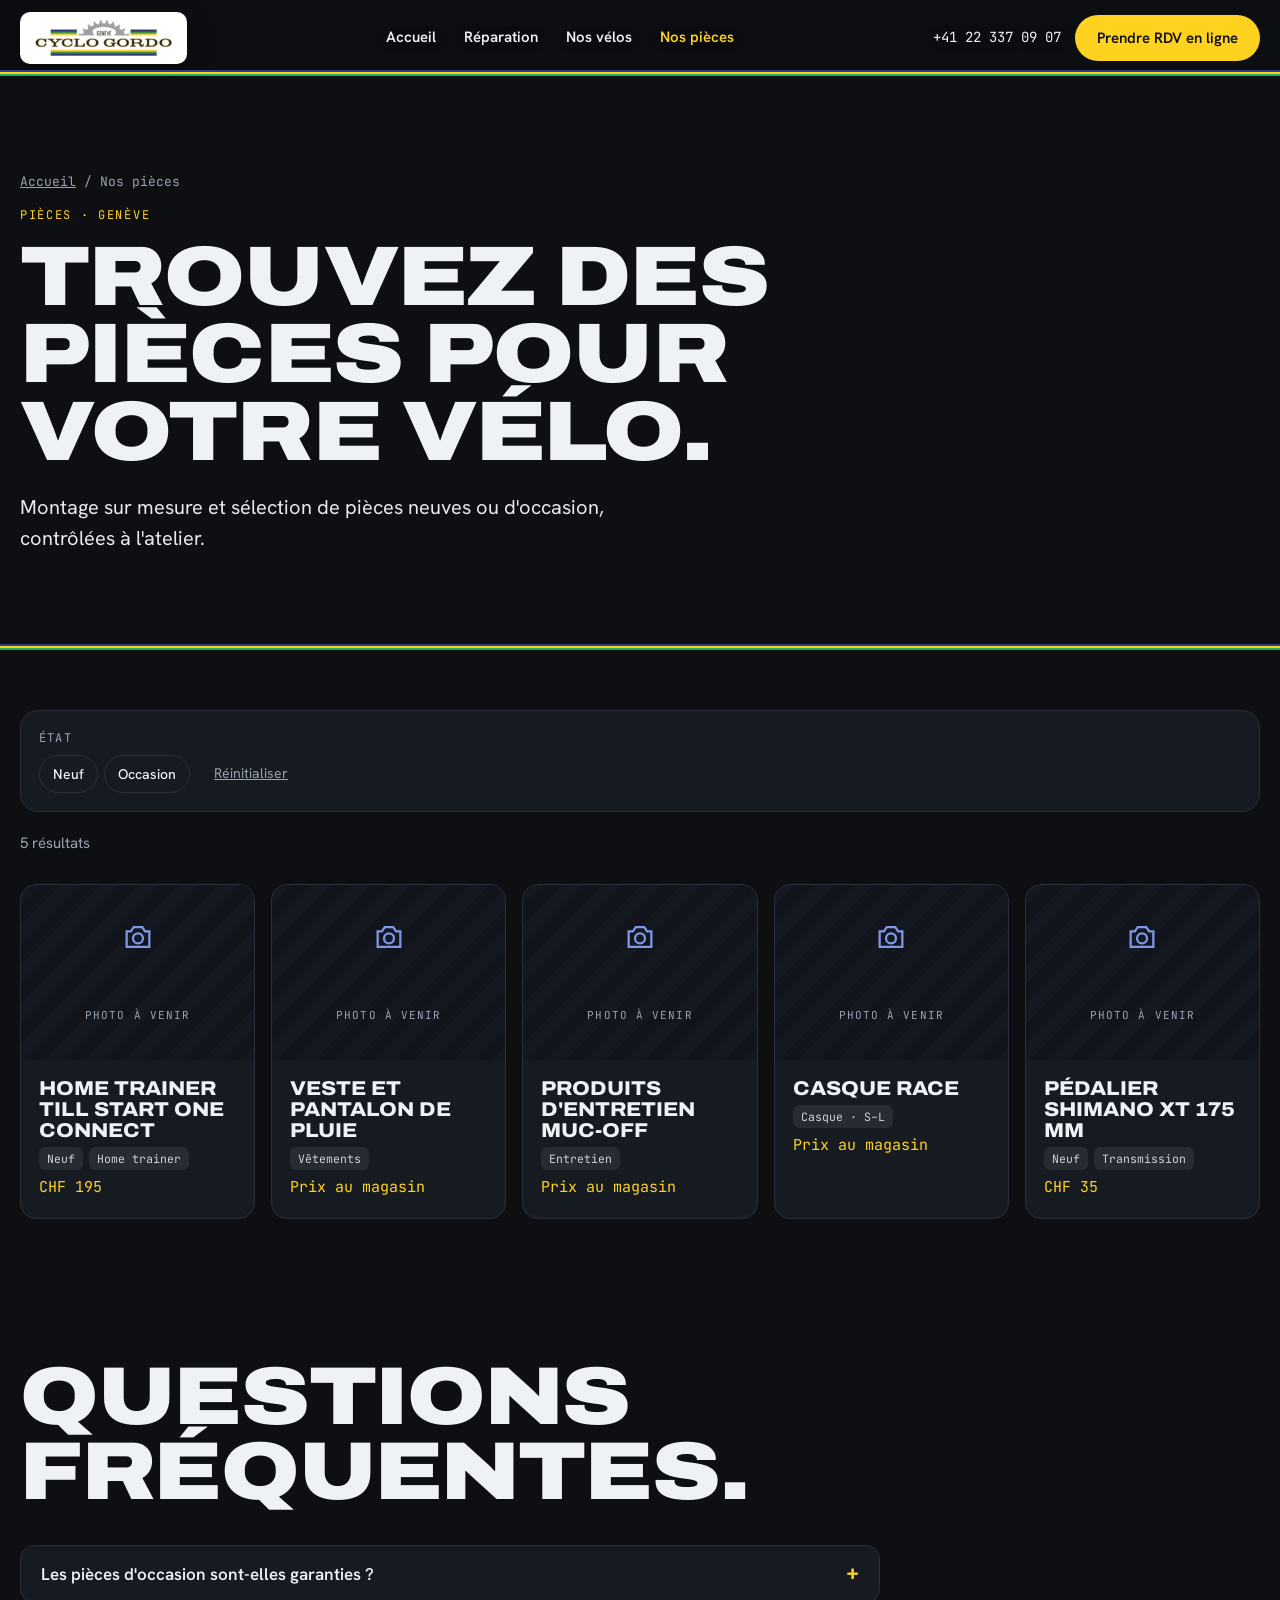
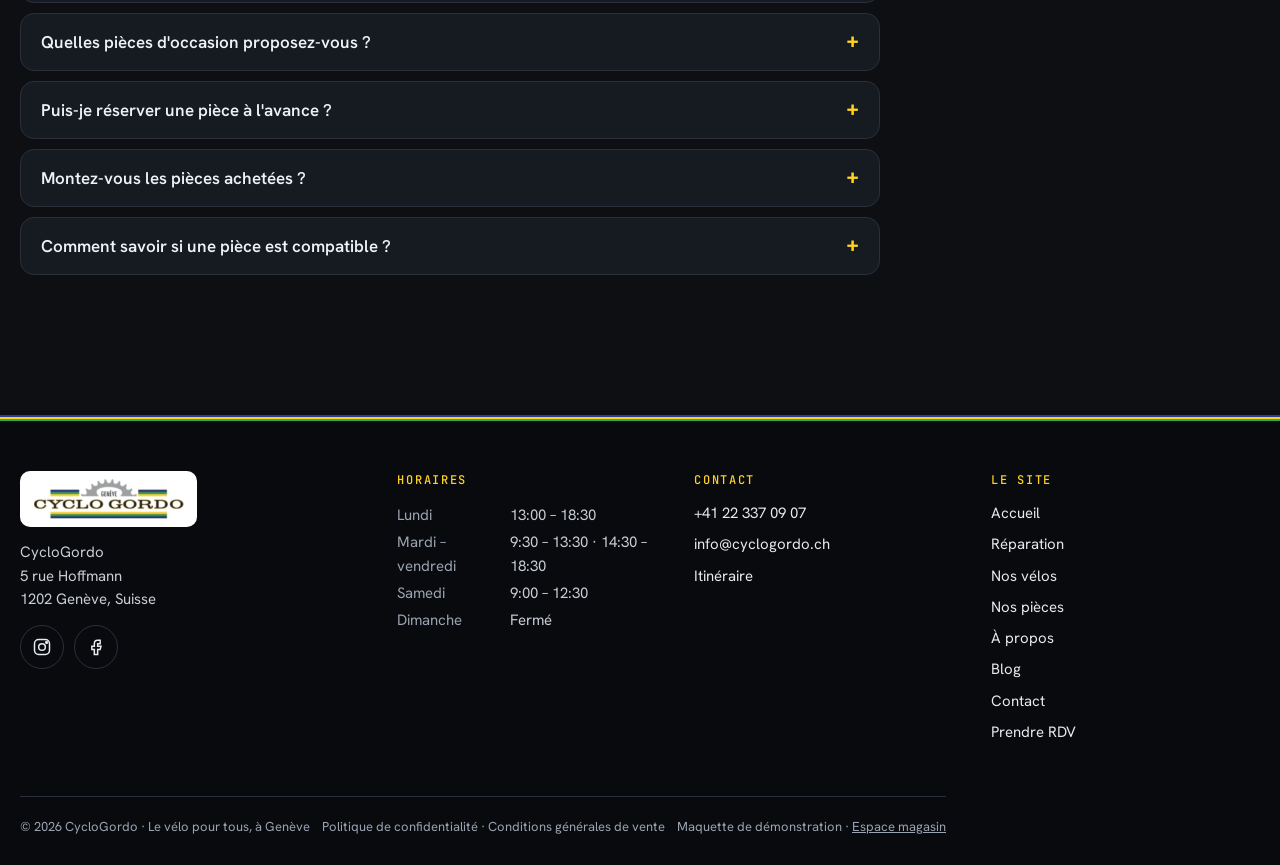
<file: pieces.html>
<!doctype html>
<html lang="fr">
<head>
<meta charset="utf-8">
<meta name="viewport" content="width=device-width,initial-scale=1,viewport-fit=cover">
<meta name="claude:viewport-fit-sides" content="cover">
<title>Pièces vélo neuves et d&#x27;occasion · CycloGordo</title>
<style>:root{padding-top:env(safe-area-inset-top,0px);padding-bottom:env(safe-area-inset-bottom,0px)}body{margin:0}img{max-width:100%}[hidden]{display:none!important}</style>
<link rel="preconnect" href="https://fonts.googleapis.com">
<link rel="preconnect" href="https://fonts.gstatic.com" crossorigin>
<link rel="stylesheet" href="https://fonts.googleapis.com/css2?family=Archivo:wdth,wght@62..125,400..900&family=Hanken+Grotesk:wght@400;500;600&family=JetBrains+Mono:wght@400;500&display=swap">
<link rel="stylesheet" href="assets/site.css?v=6">
</head>
<body>
<header id="hdr" class="gut solid">
  <div class="wrap nav">
    <a class="logo" href="index.html"><img src="img/logo.png" alt="Cyclo Gordo Genève, accueil" width="478" height="134"></a>
    <ul><li><a href="index.html">Accueil</a></li><li><a href="reparation.html">Réparation</a></li><li><a href="velos.html">Nos vélos</a></li><li><a href="pieces.html" aria-current="page">Nos pièces</a></li></ul>
    <div class="right">
      <a class="phone" href="tel:+41223370907">+41 22 337 09 07</a>
      <a class="btn" href="rdv.html">Prendre RDV en ligne</a>
      <button class="menu-btn" type="button" id="menuBtn" aria-expanded="false" aria-controls="drawer"><svg viewBox="0 0 24 24" fill="none" stroke="currentColor" stroke-width="2" aria-hidden="true"><path d="M4 7h16M4 12h16M4 17h16"/></svg>Menu</button>
    </div>
  </div>
</header>
<div class="drawer" id="drawer" hidden>
  <div class="top"><img src="img/logo.png" alt="Cyclo Gordo" width="478" height="134"><button class="close" type="button" id="menuClose" aria-label="Fermer le menu"><svg viewBox="0 0 24 24" width="20" height="20" fill="none" stroke="currentColor" stroke-width="2" aria-hidden="true"><path d="M6 6l12 12M18 6 6 18"/></svg></button></div>
  <a class="l" href="index.html">Accueil</a><a class="l" href="reparation.html">Réparation</a><a class="l" href="velos.html">Nos vélos</a><a class="l" href="pieces.html" aria-current="page">Nos pièces</a><a class="l" href="a-propos.html">À propos</a><a class="l" href="blog.html">Blog</a><a class="l" href="contact.html">Contact</a>
  <a class="btn" href="rdv.html">Prendre RDV en ligne</a>
  <a class="btn ghost" href="tel:+41223370907">Appeler le +41 22 337 09 07</a>
</div>
<main id="top">
<section class="page-hero gut"><div class="veil"></div><div class="wrap"><p class="crumb"><a href="index.html">Accueil</a> / Nos pièces</p><p class="eyebrow">Pièces · Genève</p><h1 class="disp" style="margin-top:14px">Trouvez des pièces pour votre vélo.</h1><p class="lead">Montage sur mesure et sélection de pièces neuves ou d'occasion, contrôlées à l'atelier.</p></div></section>
<section class="block gut" style="padding-top:24px"><div class="wrap">
  <div class="filters" id="filters"><div class="grp"><span class="lbl">État</span><div class="chipset" role="group" aria-label="État"><button type="button" data-f="etat" data-v="Neuf" aria-pressed="false">Neuf</button><button type="button" data-f="etat" data-v="Occasion" aria-pressed="false">Occasion</button></div></div><button class="reset" type="button" id="reset">Réinitialiser</button></div>
  <p class="count" id="count" role="status"></p>
  <div class="prods" id="catalog"><article class="bike" data-etat="Neuf"><div class="ph soon"><svg viewBox="0 0 24 24" fill="none" stroke="currentColor" stroke-width="1.6" aria-hidden="true"><path d="M4 8h3l2-3h6l2 3h3v11H4z"/><circle cx="12" cy="13" r="3.5"/></svg>Photo à venir</div><div class="bd"><h4>Home trainer Till Start One Connect</h4><div class="meta"><span>Neuf</span><span>Home trainer</span></div><span class="pr">CHF 195</span></div></article><article class="bike" data-etat=""><div class="ph soon"><svg viewBox="0 0 24 24" fill="none" stroke="currentColor" stroke-width="1.6" aria-hidden="true"><path d="M4 8h3l2-3h6l2 3h3v11H4z"/><circle cx="12" cy="13" r="3.5"/></svg>Photo à venir</div><div class="bd"><h4>Veste et pantalon de pluie</h4><div class="meta"><span>Vêtements</span></div><span class="pr">Prix au magasin</span></div></article><article class="bike" data-etat=""><div class="ph soon"><svg viewBox="0 0 24 24" fill="none" stroke="currentColor" stroke-width="1.6" aria-hidden="true"><path d="M4 8h3l2-3h6l2 3h3v11H4z"/><circle cx="12" cy="13" r="3.5"/></svg>Photo à venir</div><div class="bd"><h4>Produits d&#x27;entretien Muc-Off</h4><div class="meta"><span>Entretien</span></div><span class="pr">Prix au magasin</span></div></article><article class="bike" data-etat=""><div class="ph soon"><svg viewBox="0 0 24 24" fill="none" stroke="currentColor" stroke-width="1.6" aria-hidden="true"><path d="M4 8h3l2-3h6l2 3h3v11H4z"/><circle cx="12" cy="13" r="3.5"/></svg>Photo à venir</div><div class="bd"><h4>Casque race</h4><div class="meta"><span>Casque · S–L</span></div><span class="pr">Prix au magasin</span></div></article><article class="bike" data-etat="Neuf"><div class="ph soon"><svg viewBox="0 0 24 24" fill="none" stroke="currentColor" stroke-width="1.6" aria-hidden="true"><path d="M4 8h3l2-3h6l2 3h3v11H4z"/><circle cx="12" cy="13" r="3.5"/></svg>Photo à venir</div><div class="bd"><h4>Pédalier Shimano XT 175 mm</h4><div class="meta"><span>Neuf</span><span>Transmission</span></div><span class="pr">CHF 35</span></div></article></div>
</div></section>
<section class="block gut" style="padding-top:0"><div class="wrap"><div class="split"><h2 class="disp">Questions fréquentes.</h2></div><div class="faq"><details><summary>Les pièces d&#x27;occasion sont-elles garanties ?</summary><p>Oui. Toutes les pièces sont contrôlées à l&#x27;atelier. Une garantie de fonctionnement de 30 jours s&#x27;applique en général, hors usure normale.</p></details><details><summary>Quelles pièces d&#x27;occasion proposez-vous ?</summary><p>Des composants pour tous les types de vélos : freins, transmissions, roues, selles, pédales, cintres. Le stock varie selon les arrivages.</p></details><details><summary>Puis-je réserver une pièce à l&#x27;avance ?</summary><p>Oui, une pièce peut être réservée sur demande pour quelques jours.</p></details><details><summary>Montez-vous les pièces achetées ?</summary><p>Oui, l&#x27;atelier monte toutes les pièces vendues, neuves ou d&#x27;occasion. Devis et rendez-vous sur demande.</p></details><details><summary>Comment savoir si une pièce est compatible ?</summary><p>Venez avec votre vélo au magasin : nous vous aidons à trouver la pièce compatible.</p></details></div></div></section>
</main>
<footer class="site-foot gut">
  <div class="wrap">
    <div class="foot-grid">
      <div>
        <a class="logo-w" href="index.html"><img src="img/logo.png" alt="Cyclo Gordo Genève" width="478" height="134"></a>
        <p style="margin:0">CycloGordo<br>5 rue Hoffmann<br>1202 Genève, Suisse</p>
        <div class="socials"><a href="https://www.instagram.com/cyclogordo/" aria-label="Instagram de CycloGordo"><svg viewBox="0 0 24 24" fill="none" stroke="currentColor" stroke-width="1.8" aria-hidden="true"><rect x="3" y="3" width="18" height="18" rx="5"/><circle cx="12" cy="12" r="4"/><circle cx="17.5" cy="6.5" r="1" fill="currentColor"/></svg></a><a href="https://www.facebook.com/gordobmx" aria-label="Facebook de CycloGordo"><svg viewBox="0 0 24 24" fill="none" stroke="currentColor" stroke-width="1.8" aria-hidden="true"><path d="M14 8h3V4h-3a4 4 0 0 0-4 4v3H7v4h3v6h4v-6h3l1-4h-4V8z"/></svg></a></div>
      </div>
      <div><h3>Horaires</h3><table><tr><td>Lundi</td><td>13:00 – 18:30</td></tr><tr><td>Mardi – vendredi</td><td>9:30 – 13:30 · 14:30 – 18:30</td></tr><tr><td>Samedi</td><td>9:00 – 12:30</td></tr><tr><td>Dimanche</td><td>Fermé</td></tr></table></div>
      <div><h3>Contact</h3><ul><li><a href="tel:+41223370907">+41 22 337 09 07</a></li><li><a href="mailto:info@cyclogordo.ch">info@cyclogordo.ch</a></li><li><a href="https://www.google.com/maps/search/?api=1&amp;query=5+rue+Hoffmann+1202+Gen%C3%A8ve">Itinéraire</a></li></ul></div>
      <div><h3>Le site</h3><ul><li><a href="index.html">Accueil</a></li><li><a href="reparation.html">Réparation</a></li><li><a href="velos.html">Nos vélos</a></li><li><a href="pieces.html">Nos pièces</a></li><li><a href="a-propos.html">À propos</a></li><li><a href="blog.html">Blog</a></li><li><a href="contact.html">Contact</a></li><li><a href="rdv.html">Prendre RDV</a></li></ul></div>
    </div>
    <div class="foot-bottom"><span>© 2026 CycloGordo · Le vélo pour tous, à Genève</span><span>Politique de confidentialité · Conditions générales de vente</span><span>Maquette de démonstration · <a href="admin.html" style="color:inherit">Espace magasin</a></span></div>
  </div>
</footer>
<script src="assets/site.js?v=6"></script>

</body>
</html>
</file>
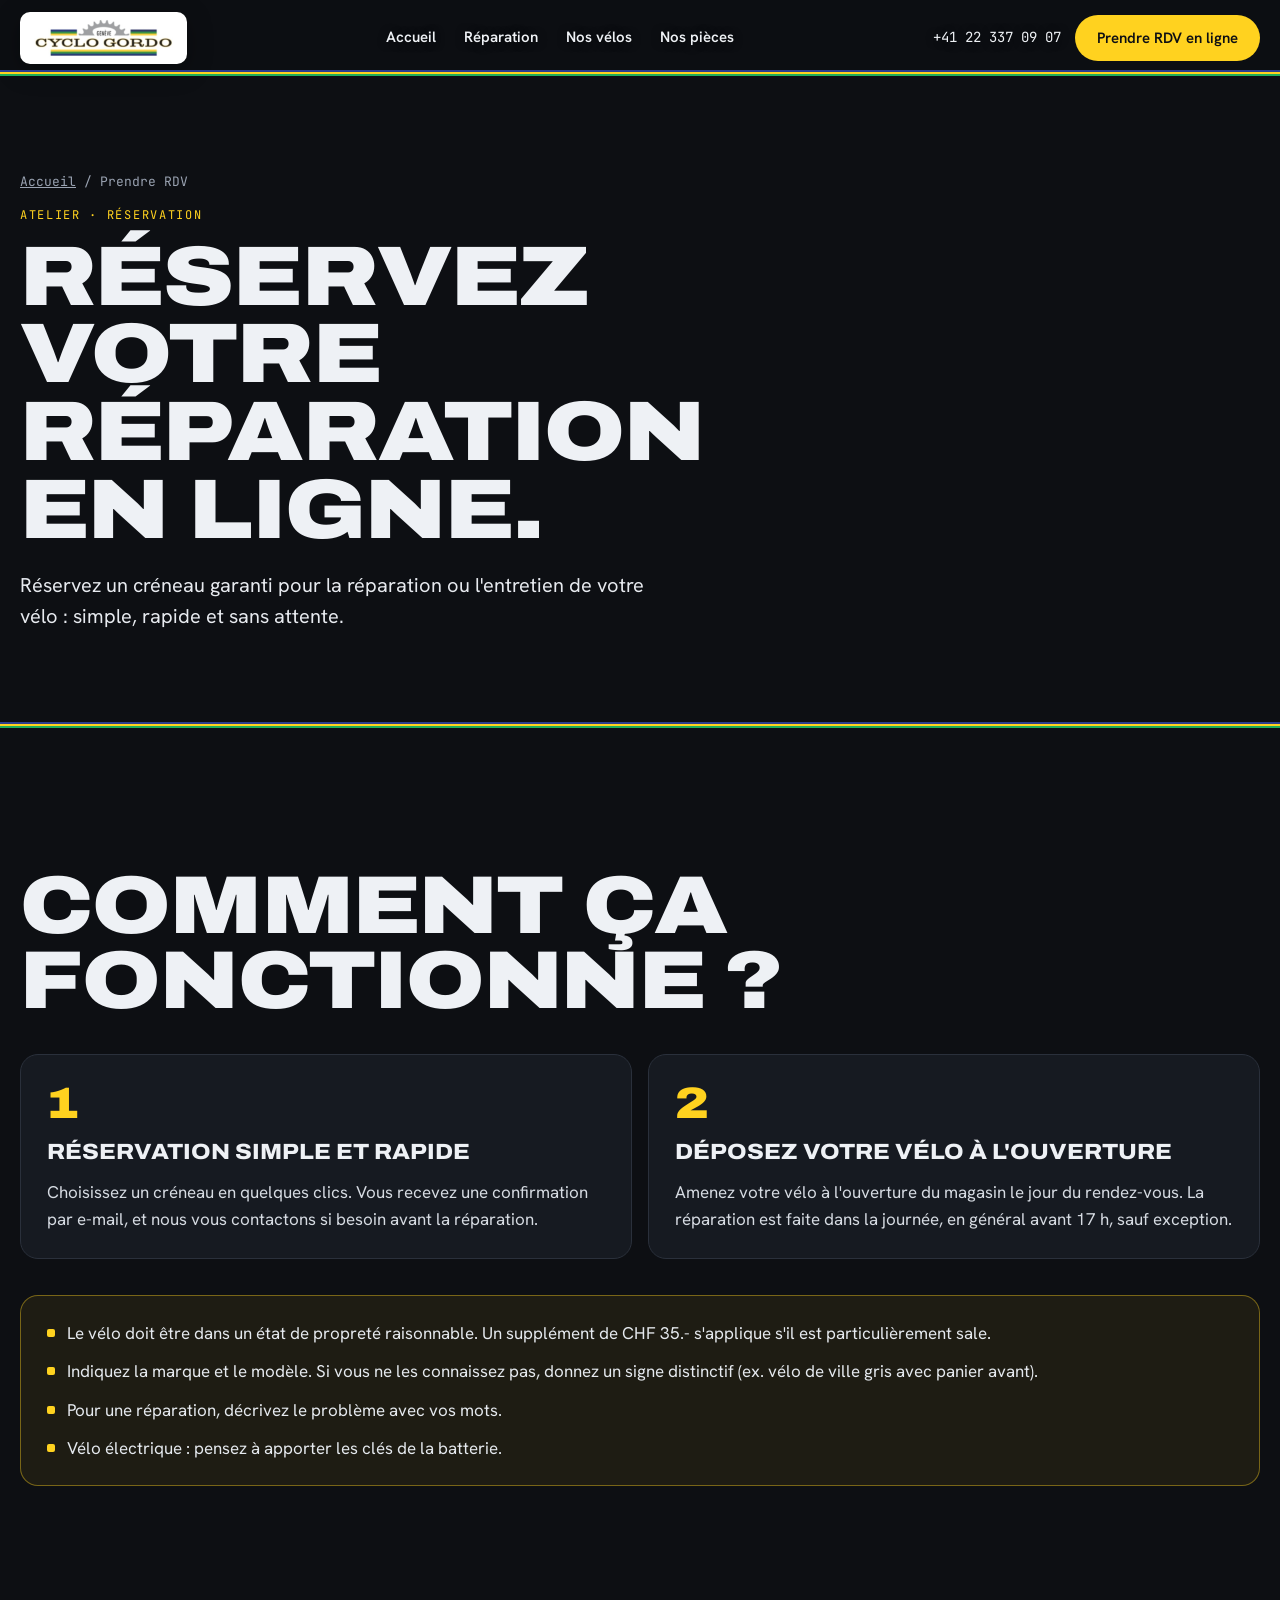
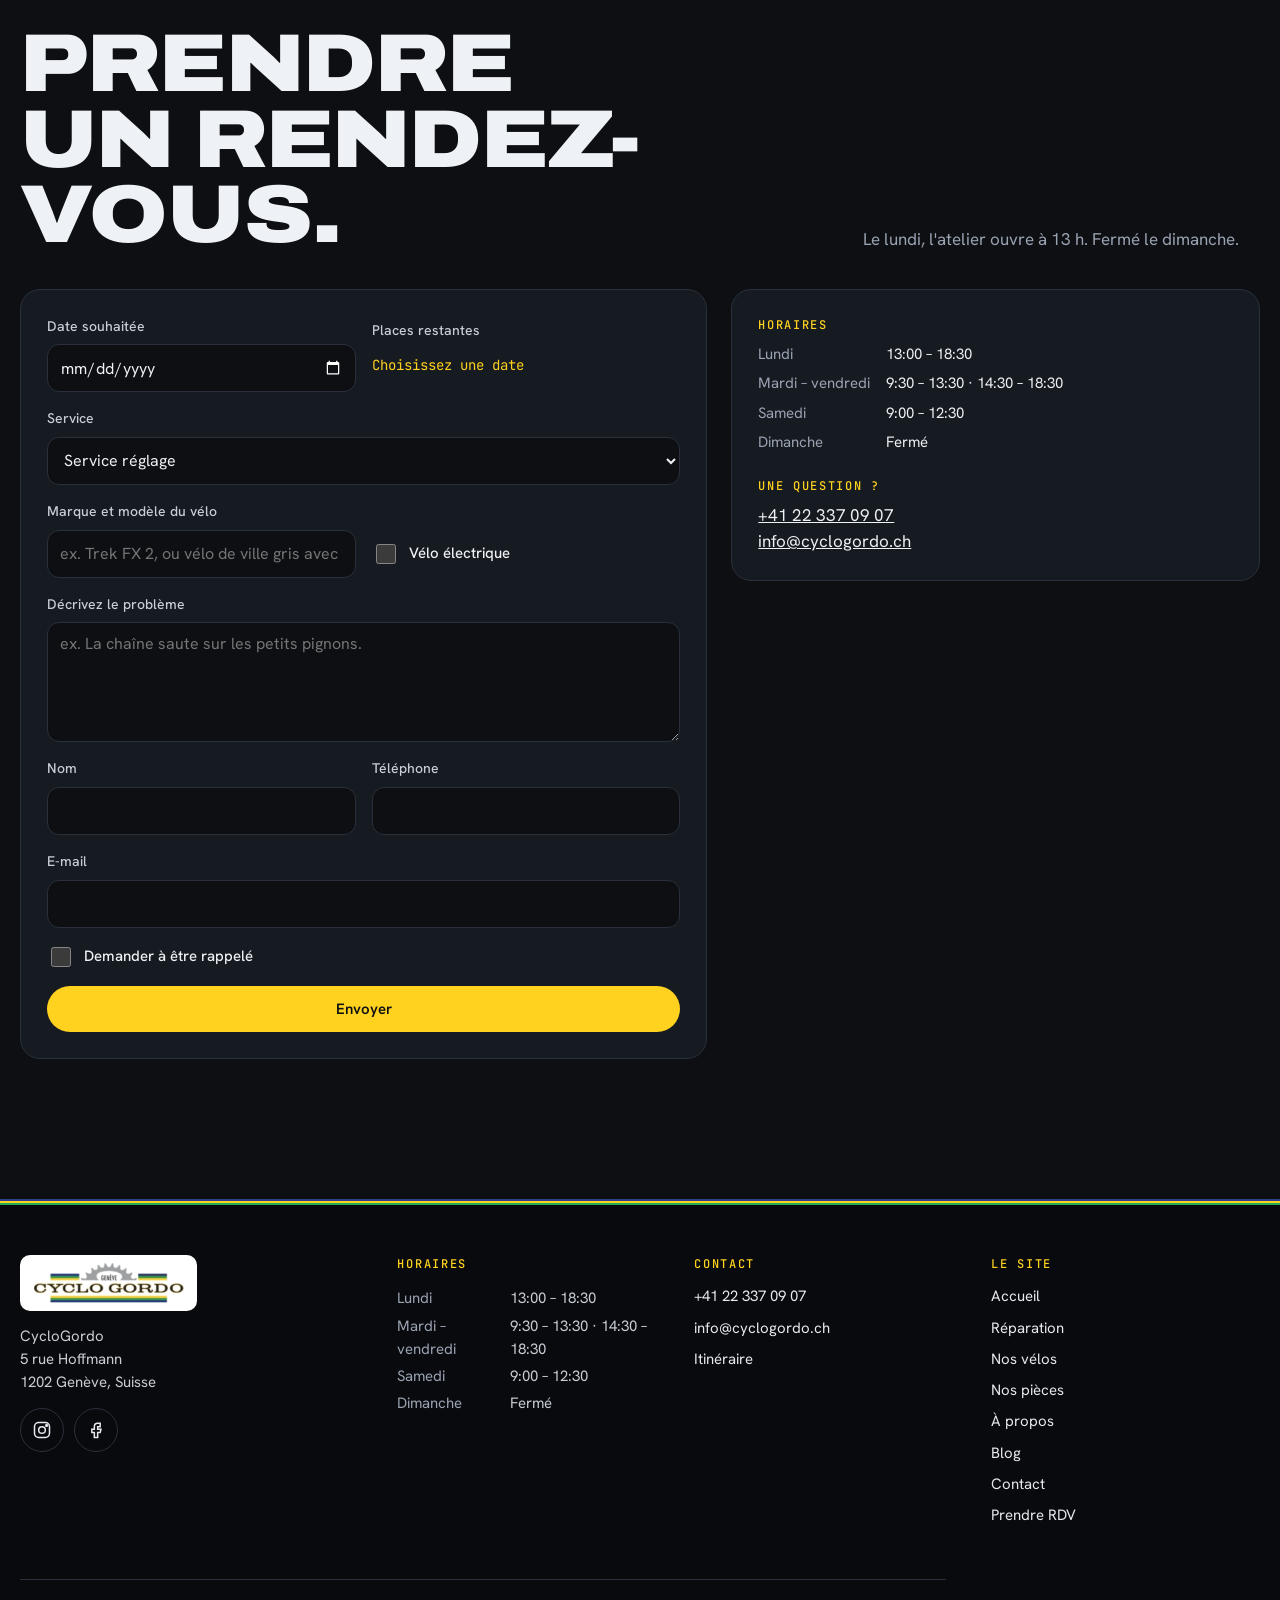
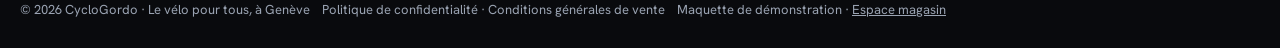
<file: rdv.html>
<!doctype html>
<html lang="fr">
<head>
<meta charset="utf-8">
<meta name="viewport" content="width=device-width,initial-scale=1,viewport-fit=cover">
<meta name="claude:viewport-fit-sides" content="cover">
<title>Réserver un rendez-vous atelier · CycloGordo</title>
<style>:root{padding-top:env(safe-area-inset-top,0px);padding-bottom:env(safe-area-inset-bottom,0px)}body{margin:0}img{max-width:100%}[hidden]{display:none!important}</style>
<link rel="preconnect" href="https://fonts.googleapis.com">
<link rel="preconnect" href="https://fonts.gstatic.com" crossorigin>
<link rel="stylesheet" href="https://fonts.googleapis.com/css2?family=Archivo:wdth,wght@62..125,400..900&family=Hanken+Grotesk:wght@400;500;600&family=JetBrains+Mono:wght@400;500&display=swap">
<link rel="stylesheet" href="assets/site.css?v=6">
</head>
<body>
<header id="hdr" class="gut solid">
  <div class="wrap nav">
    <a class="logo" href="index.html"><img src="img/logo.png" alt="Cyclo Gordo Genève, accueil" width="478" height="134"></a>
    <ul><li><a href="index.html">Accueil</a></li><li><a href="reparation.html">Réparation</a></li><li><a href="velos.html">Nos vélos</a></li><li><a href="pieces.html">Nos pièces</a></li></ul>
    <div class="right">
      <a class="phone" href="tel:+41223370907">+41 22 337 09 07</a>
      <a class="btn" href="rdv.html">Prendre RDV en ligne</a>
      <button class="menu-btn" type="button" id="menuBtn" aria-expanded="false" aria-controls="drawer"><svg viewBox="0 0 24 24" fill="none" stroke="currentColor" stroke-width="2" aria-hidden="true"><path d="M4 7h16M4 12h16M4 17h16"/></svg>Menu</button>
    </div>
  </div>
</header>
<div class="drawer" id="drawer" hidden>
  <div class="top"><img src="img/logo.png" alt="Cyclo Gordo" width="478" height="134"><button class="close" type="button" id="menuClose" aria-label="Fermer le menu"><svg viewBox="0 0 24 24" width="20" height="20" fill="none" stroke="currentColor" stroke-width="2" aria-hidden="true"><path d="M6 6l12 12M18 6 6 18"/></svg></button></div>
  <a class="l" href="index.html">Accueil</a><a class="l" href="reparation.html">Réparation</a><a class="l" href="velos.html">Nos vélos</a><a class="l" href="pieces.html">Nos pièces</a><a class="l" href="a-propos.html">À propos</a><a class="l" href="blog.html">Blog</a><a class="l" href="contact.html">Contact</a>
  <a class="btn" href="rdv.html">Prendre RDV en ligne</a>
  <a class="btn ghost" href="tel:+41223370907">Appeler le +41 22 337 09 07</a>
</div>
<main id="top">
<section class="page-hero gut"><div class="veil"></div><div class="wrap"><p class="crumb"><a href="index.html">Accueil</a> / Prendre RDV</p><p class="eyebrow">Atelier · Réservation</p><h1 class="disp" style="margin-top:14px">Réservez votre réparation en ligne.</h1><p class="lead">Réservez un créneau garanti pour la réparation ou l'entretien de votre vélo : simple, rapide et sans attente.</p></div></section>
<section class="block gut"><div class="wrap">
  <div class="split"><h2 class="disp">Comment ça fonctionne&nbsp;?</h2></div>
  <div class="steps"><div class="step"><span class="n">1</span><h3>Réservation simple et rapide</h3><p>Choisissez un créneau en quelques clics. Vous recevez une confirmation par e-mail, et nous vous contactons si besoin avant la réparation.</p></div>
  <div class="step"><span class="n">2</span><h3>Déposez votre vélo à l'ouverture</h3><p>Amenez votre vélo à l'ouverture du magasin le jour du rendez-vous. La réparation est faite dans la journée, en général avant 17 h, sauf exception.</p></div></div>
  <ul class="notes" aria-label="Informations importantes">
    <li>Le vélo doit être dans un état de propreté raisonnable. Un supplément de CHF 35.- s'applique s'il est particulièrement sale.</li>
    <li>Indiquez la marque et le modèle. Si vous ne les connaissez pas, donnez un signe distinctif (ex. vélo de ville gris avec panier avant).</li>
    <li>Pour une réparation, décrivez le problème avec vos mots.</li>
    <li>Vélo électrique : pensez à apporter les clés de la batterie.</li>
  </ul>
</div></section>
<section class="block gut" style="padding-top:0" id="form"><div class="wrap">
  <div class="split"><h2 class="disp">Prendre un rendez-vous.</h2><p>Le lundi, l'atelier ouvre à 13 h. Fermé le dimanche.</p></div>
  <div class="two-col">
    <form class="form-card" id="rdvForm" novalidate>
      <label for="r-date">Date souhaitée<input id="r-date" type="date" required></label>
      <div><span style="font-size:14px;color:#c9ced6;font-weight:500">Places restantes</span><div class="slots" id="slots" role="status">Choisissez une date</div></div>
      <label class="full" for="f-svc">Service<select id="f-svc"><option>Service réglage</option><option>Service transmission</option><option>Service + Nettoyage</option><option>Crevaison / pneu</option><option>Mise en boîte</option><option>Premier service vélo neuf</option><option>Essai d&#x27;un vélo d&#x27;occasion</option><option>Montage / vélo d&#x27;entreprise</option><option>Autre demande</option></select></label>
      <label for="r-bike">Marque et modèle du vélo<input id="r-bike" placeholder="ex. Trek FX 2, ou vélo de ville gris avec panier"></label>
      <label class="check" for="r-vae" style="align-self:end;min-height:48px"><input id="r-vae" type="checkbox">Vélo électrique</label>
      <label class="full" for="r-desc">Décrivez le problème<textarea id="r-desc" placeholder="ex. La chaîne saute sur les petits pignons."></textarea></label>
      <label for="f-name">Nom<input id="f-name" autocomplete="name" required></label>
      <label for="r-tel">Téléphone<input id="r-tel" type="tel" autocomplete="tel"></label>
      <label class="full" for="r-mail">E-mail<input id="r-mail" type="email" autocomplete="email" required></label>
      <label class="check full" for="r-call"><input id="r-call" type="checkbox">Demander à être rappelé</label>
      <button class="btn full" type="submit" style="justify-content:center">Envoyer</button>
      <p class="ok" id="ok" role="status" hidden></p>
    </form>
    <aside class="card-info"><div><h3>Horaires</h3><table><tr><td>Lundi</td><td>13:00 – 18:30</td></tr><tr><td>Mardi – vendredi</td><td>9:30 – 13:30 · 14:30 – 18:30</td></tr><tr><td>Samedi</td><td>9:00 – 12:30</td></tr><tr><td>Dimanche</td><td>Fermé</td></tr></table></div><div><h3>Une question&nbsp;?</h3><p><a href="tel:+41223370907">+41 22 337 09 07</a><br><a href="mailto:info@cyclogordo.ch">info@cyclogordo.ch</a></p></div></aside>
  </div>
</div></section>
</main>
<footer class="site-foot gut">
  <div class="wrap">
    <div class="foot-grid">
      <div>
        <a class="logo-w" href="index.html"><img src="img/logo.png" alt="Cyclo Gordo Genève" width="478" height="134"></a>
        <p style="margin:0">CycloGordo<br>5 rue Hoffmann<br>1202 Genève, Suisse</p>
        <div class="socials"><a href="https://www.instagram.com/cyclogordo/" aria-label="Instagram de CycloGordo"><svg viewBox="0 0 24 24" fill="none" stroke="currentColor" stroke-width="1.8" aria-hidden="true"><rect x="3" y="3" width="18" height="18" rx="5"/><circle cx="12" cy="12" r="4"/><circle cx="17.5" cy="6.5" r="1" fill="currentColor"/></svg></a><a href="https://www.facebook.com/gordobmx" aria-label="Facebook de CycloGordo"><svg viewBox="0 0 24 24" fill="none" stroke="currentColor" stroke-width="1.8" aria-hidden="true"><path d="M14 8h3V4h-3a4 4 0 0 0-4 4v3H7v4h3v6h4v-6h3l1-4h-4V8z"/></svg></a></div>
      </div>
      <div><h3>Horaires</h3><table><tr><td>Lundi</td><td>13:00 – 18:30</td></tr><tr><td>Mardi – vendredi</td><td>9:30 – 13:30 · 14:30 – 18:30</td></tr><tr><td>Samedi</td><td>9:00 – 12:30</td></tr><tr><td>Dimanche</td><td>Fermé</td></tr></table></div>
      <div><h3>Contact</h3><ul><li><a href="tel:+41223370907">+41 22 337 09 07</a></li><li><a href="mailto:info@cyclogordo.ch">info@cyclogordo.ch</a></li><li><a href="https://www.google.com/maps/search/?api=1&amp;query=5+rue+Hoffmann+1202+Gen%C3%A8ve">Itinéraire</a></li></ul></div>
      <div><h3>Le site</h3><ul><li><a href="index.html">Accueil</a></li><li><a href="reparation.html">Réparation</a></li><li><a href="velos.html">Nos vélos</a></li><li><a href="pieces.html">Nos pièces</a></li><li><a href="a-propos.html">À propos</a></li><li><a href="blog.html">Blog</a></li><li><a href="contact.html">Contact</a></li><li><a href="rdv.html">Prendre RDV</a></li></ul></div>
    </div>
    <div class="foot-bottom"><span>© 2026 CycloGordo · Le vélo pour tous, à Genève</span><span>Politique de confidentialité · Conditions générales de vente</span><span>Maquette de démonstration · <a href="admin.html" style="color:inherit">Espace magasin</a></span></div>
  </div>
</footer>
<script src="assets/site.js?v=6"></script>

</body>
</html>
</file>
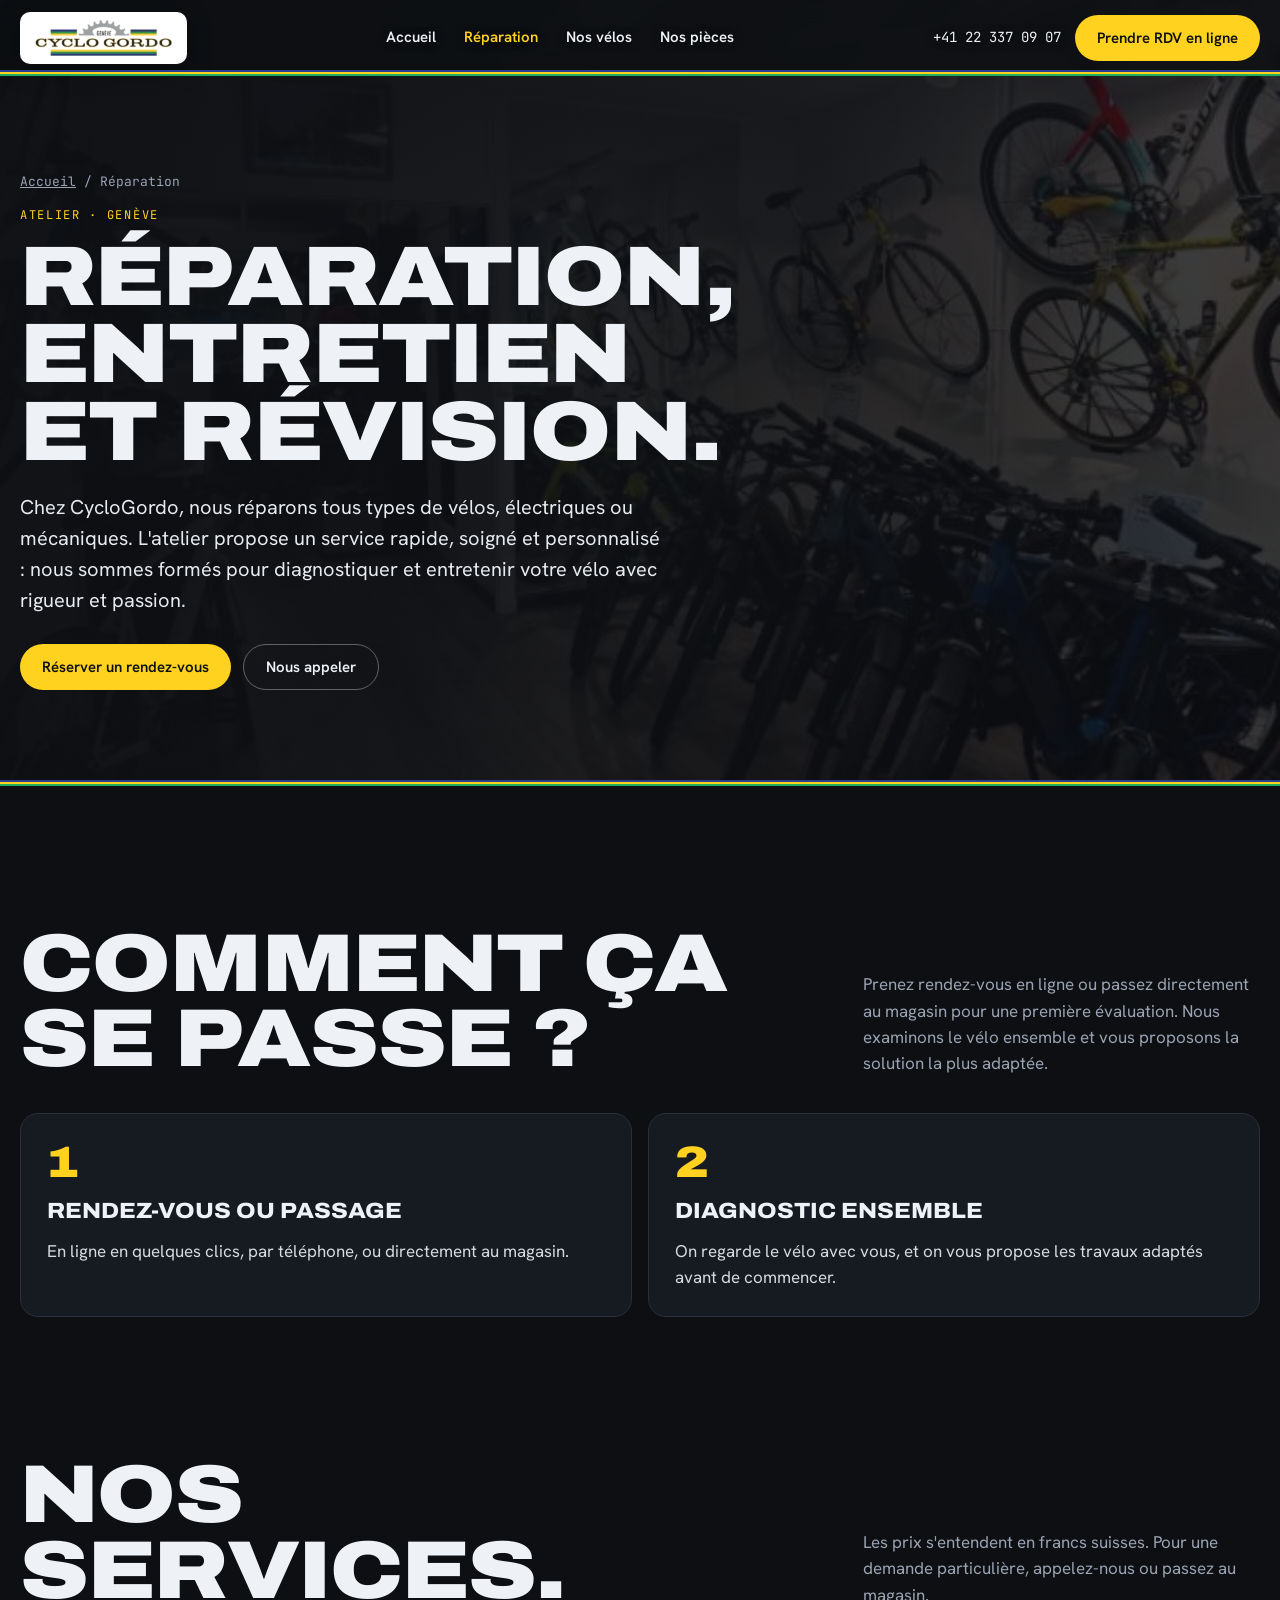
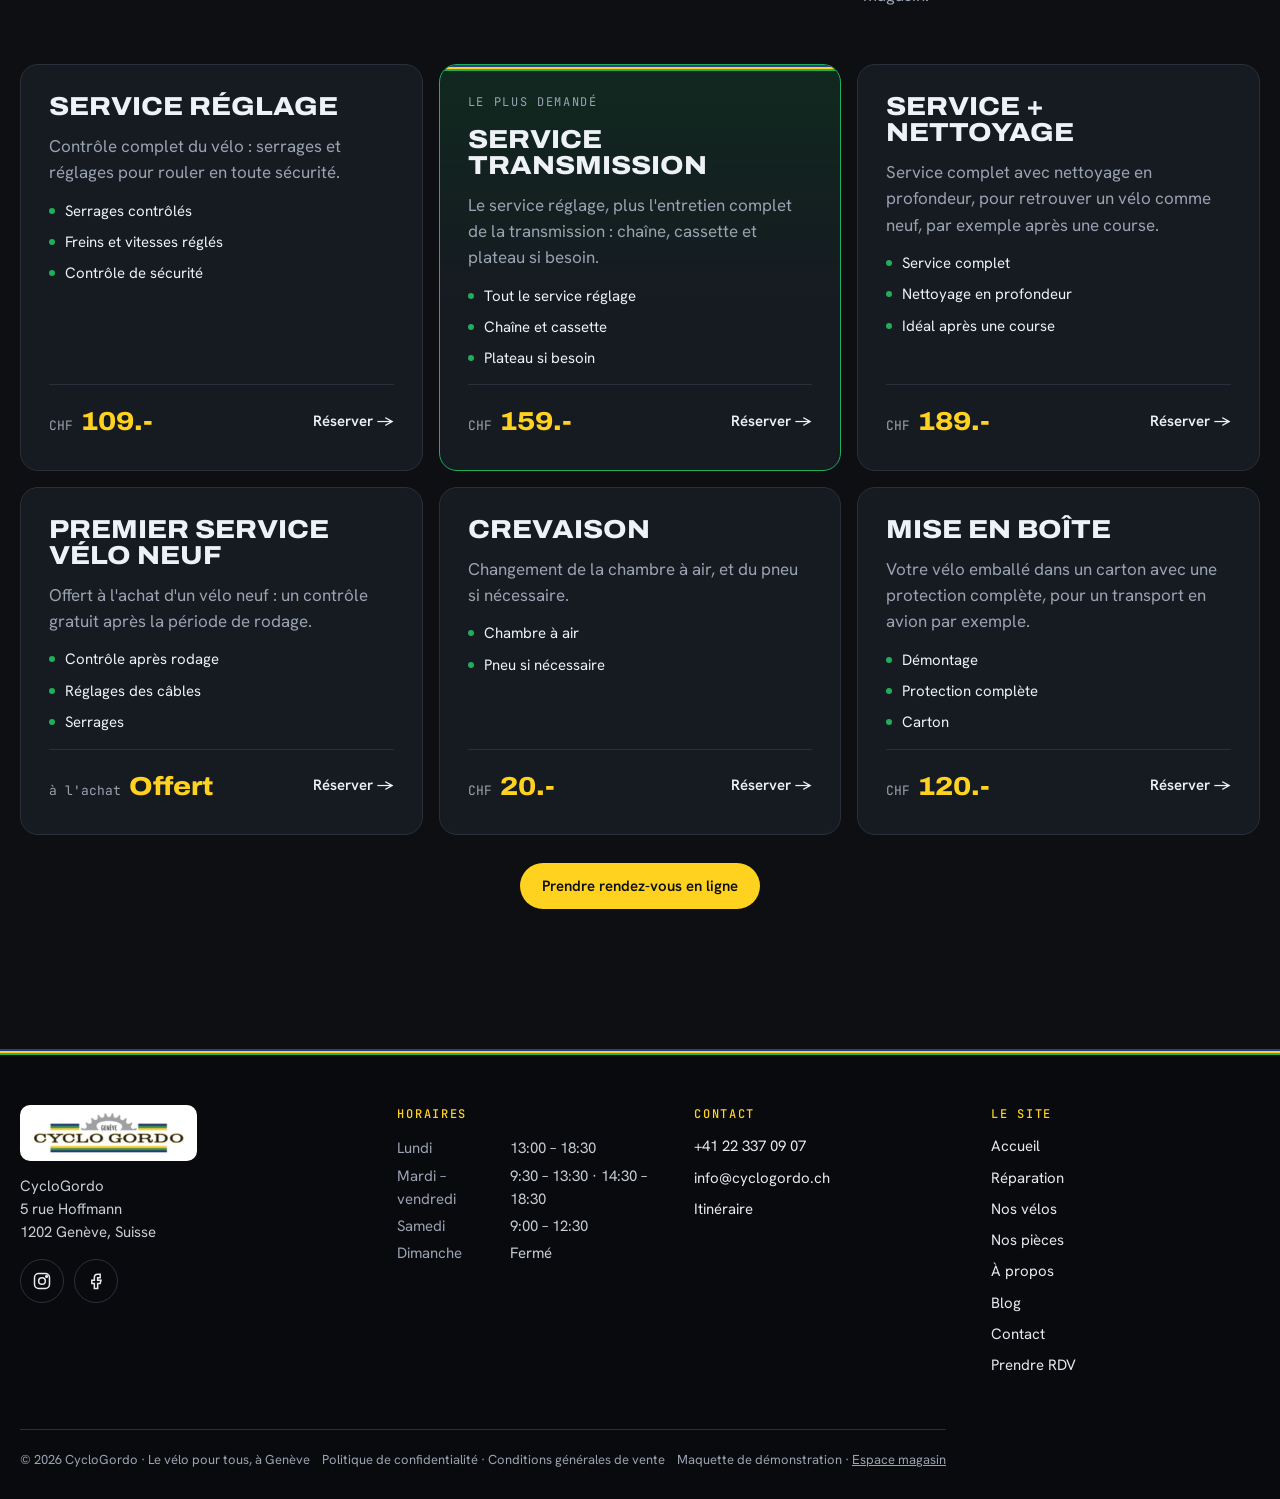
<file: reparation.html>
<!doctype html>
<html lang="fr">
<head>
<meta charset="utf-8">
<meta name="viewport" content="width=device-width,initial-scale=1,viewport-fit=cover">
<meta name="claude:viewport-fit-sides" content="cover">
<title>Réparation vélo Genève · CycloGordo</title>
<style>:root{padding-top:env(safe-area-inset-top,0px);padding-bottom:env(safe-area-inset-bottom,0px)}body{margin:0}img{max-width:100%}[hidden]{display:none!important}</style>
<link rel="preconnect" href="https://fonts.googleapis.com">
<link rel="preconnect" href="https://fonts.gstatic.com" crossorigin>
<link rel="stylesheet" href="https://fonts.googleapis.com/css2?family=Archivo:wdth,wght@62..125,400..900&family=Hanken+Grotesk:wght@400;500;600&family=JetBrains+Mono:wght@400;500&display=swap">
<link rel="stylesheet" href="assets/site.css?v=6">
</head>
<body>
<header id="hdr" class="gut solid">
  <div class="wrap nav">
    <a class="logo" href="index.html"><img src="img/logo.png" alt="Cyclo Gordo Genève, accueil" width="478" height="134"></a>
    <ul><li><a href="index.html">Accueil</a></li><li><a href="reparation.html" aria-current="page">Réparation</a></li><li><a href="velos.html">Nos vélos</a></li><li><a href="pieces.html">Nos pièces</a></li></ul>
    <div class="right">
      <a class="phone" href="tel:+41223370907">+41 22 337 09 07</a>
      <a class="btn" href="rdv.html">Prendre RDV en ligne</a>
      <button class="menu-btn" type="button" id="menuBtn" aria-expanded="false" aria-controls="drawer"><svg viewBox="0 0 24 24" fill="none" stroke="currentColor" stroke-width="2" aria-hidden="true"><path d="M4 7h16M4 12h16M4 17h16"/></svg>Menu</button>
    </div>
  </div>
</header>
<div class="drawer" id="drawer" hidden>
  <div class="top"><img src="img/logo.png" alt="Cyclo Gordo" width="478" height="134"><button class="close" type="button" id="menuClose" aria-label="Fermer le menu"><svg viewBox="0 0 24 24" width="20" height="20" fill="none" stroke="currentColor" stroke-width="2" aria-hidden="true"><path d="M6 6l12 12M18 6 6 18"/></svg></button></div>
  <a class="l" href="index.html">Accueil</a><a class="l" href="reparation.html" aria-current="page">Réparation</a><a class="l" href="velos.html">Nos vélos</a><a class="l" href="pieces.html">Nos pièces</a><a class="l" href="a-propos.html">À propos</a><a class="l" href="blog.html">Blog</a><a class="l" href="contact.html">Contact</a>
  <a class="btn" href="rdv.html">Prendre RDV en ligne</a>
  <a class="btn ghost" href="tel:+41223370907">Appeler le +41 22 337 09 07</a>
</div>
<main id="top">
<section class="page-hero gut"><img class="bg" src="img/magasin.webp" alt=""><div class="veil"></div><div class="wrap"><p class="crumb"><a href="index.html">Accueil</a> / Réparation</p><p class="eyebrow">Atelier · Genève</p><h1 class="disp" style="margin-top:14px">Réparation, entretien et révision.</h1><p class="lead">Chez CycloGordo, nous réparons tous types de vélos, électriques ou mécaniques. L'atelier propose un service rapide, soigné et personnalisé : nous sommes formés pour diagnostiquer et entretenir votre vélo avec rigueur et passion.</p><div class="row"><a class="btn" href="rdv.html">Réserver un rendez-vous</a><a class="btn ghost" href="tel:+41223370907">Nous appeler</a></div></div></section>
<section class="block gut"><div class="wrap">
  <div class="split"><h2 class="disp">Comment ça se passe&nbsp;?</h2><p>Prenez rendez-vous en ligne ou passez directement au magasin pour une première évaluation. Nous examinons le vélo ensemble et vous proposons la solution la plus adaptée.</p></div>
  <div class="steps"><div class="step"><span class="n">1</span><h3>Rendez-vous ou passage</h3><p>En ligne en quelques clics, par téléphone, ou directement au magasin.</p></div><div class="step"><span class="n">2</span><h3>Diagnostic ensemble</h3><p>On regarde le vélo avec vous, et on vous propose les travaux adaptés avant de commencer.</p></div></div>
</div></section>
<section class="block gut" style="padding-top:0"><div class="wrap">
  <div class="split"><h2 class="disp">Nos services.</h2><p>Les prix s'entendent en francs suisses. Pour une demande particulière, appelez-nous ou passez au magasin.</p></div>
  <div class="services six"><article class="svc">
          <h3>Service réglage</h3>
          <p>Contrôle complet du vélo : serrages et réglages pour rouler en toute sécurité.</p>
          <ul><li>Serrages contrôlés</li><li>Freins et vitesses réglés</li><li>Contrôle de sécurité</li></ul>
          <div class="price"><span>CHF <b>109.-</b></span><a href="rdv.html" data-svc="Service réglage">Réserver →</a></div>
        </article><article class="svc feat">
          <p class="eyebrow">Le plus demandé</p><h3>Service transmission</h3>
          <p>Le service réglage, plus l'entretien complet de la transmission : chaîne, cassette et plateau si besoin.</p>
          <ul><li>Tout le service réglage</li><li>Chaîne et cassette</li><li>Plateau si besoin</li></ul>
          <div class="price"><span>CHF <b>159.-</b></span><a href="rdv.html" data-svc="Service transmission">Réserver →</a></div>
        </article><article class="svc">
          <h3>Service + Nettoyage</h3>
          <p>Service complet avec nettoyage en profondeur, pour retrouver un vélo comme neuf, par exemple après une course.</p>
          <ul><li>Service complet</li><li>Nettoyage en profondeur</li><li>Idéal après une course</li></ul>
          <div class="price"><span>CHF <b>189.-</b></span><a href="rdv.html" data-svc="Service + Nettoyage">Réserver →</a></div>
        </article><article class="svc">
          <h3>Premier service vélo neuf</h3>
          <p>Offert à l'achat d'un vélo neuf : un contrôle gratuit après la période de rodage.</p>
          <ul><li>Contrôle après rodage</li><li>Réglages des câbles</li><li>Serrages</li></ul>
          <div class="price"><span>à l'achat <b>Offert</b></span><a href="rdv.html" data-svc="Premier service vélo neuf">Réserver →</a></div>
        </article><article class="svc">
          <h3>Crevaison</h3>
          <p>Changement de la chambre à air, et du pneu si nécessaire.</p>
          <ul><li>Chambre à air</li><li>Pneu si nécessaire</li></ul>
          <div class="price"><span>CHF <b>20.-</b></span><a href="rdv.html" data-svc="Crevaison / pneu">Réserver →</a></div>
        </article><article class="svc">
          <h3>Mise en boîte</h3>
          <p>Votre vélo emballé dans un carton avec une protection complète, pour un transport en avion par exemple.</p>
          <ul><li>Démontage</li><li>Protection complète</li><li>Carton</li></ul>
          <div class="price"><span>CHF <b>120.-</b></span><a href="rdv.html" data-svc="Mise en boîte">Réserver →</a></div>
        </article></div>
  <div class="more-row"><a class="btn" href="rdv.html">Prendre rendez-vous en ligne</a></div>
</div></section>
</main>
<footer class="site-foot gut">
  <div class="wrap">
    <div class="foot-grid">
      <div>
        <a class="logo-w" href="index.html"><img src="img/logo.png" alt="Cyclo Gordo Genève" width="478" height="134"></a>
        <p style="margin:0">CycloGordo<br>5 rue Hoffmann<br>1202 Genève, Suisse</p>
        <div class="socials"><a href="https://www.instagram.com/cyclogordo/" aria-label="Instagram de CycloGordo"><svg viewBox="0 0 24 24" fill="none" stroke="currentColor" stroke-width="1.8" aria-hidden="true"><rect x="3" y="3" width="18" height="18" rx="5"/><circle cx="12" cy="12" r="4"/><circle cx="17.5" cy="6.5" r="1" fill="currentColor"/></svg></a><a href="https://www.facebook.com/gordobmx" aria-label="Facebook de CycloGordo"><svg viewBox="0 0 24 24" fill="none" stroke="currentColor" stroke-width="1.8" aria-hidden="true"><path d="M14 8h3V4h-3a4 4 0 0 0-4 4v3H7v4h3v6h4v-6h3l1-4h-4V8z"/></svg></a></div>
      </div>
      <div><h3>Horaires</h3><table><tr><td>Lundi</td><td>13:00 – 18:30</td></tr><tr><td>Mardi – vendredi</td><td>9:30 – 13:30 · 14:30 – 18:30</td></tr><tr><td>Samedi</td><td>9:00 – 12:30</td></tr><tr><td>Dimanche</td><td>Fermé</td></tr></table></div>
      <div><h3>Contact</h3><ul><li><a href="tel:+41223370907">+41 22 337 09 07</a></li><li><a href="mailto:info@cyclogordo.ch">info@cyclogordo.ch</a></li><li><a href="https://www.google.com/maps/search/?api=1&amp;query=5+rue+Hoffmann+1202+Gen%C3%A8ve">Itinéraire</a></li></ul></div>
      <div><h3>Le site</h3><ul><li><a href="index.html">Accueil</a></li><li><a href="reparation.html">Réparation</a></li><li><a href="velos.html">Nos vélos</a></li><li><a href="pieces.html">Nos pièces</a></li><li><a href="a-propos.html">À propos</a></li><li><a href="blog.html">Blog</a></li><li><a href="contact.html">Contact</a></li><li><a href="rdv.html">Prendre RDV</a></li></ul></div>
    </div>
    <div class="foot-bottom"><span>© 2026 CycloGordo · Le vélo pour tous, à Genève</span><span>Politique de confidentialité · Conditions générales de vente</span><span>Maquette de démonstration · <a href="admin.html" style="color:inherit">Espace magasin</a></span></div>
  </div>
</footer>
<script src="assets/site.js?v=6"></script>

</body>
</html>
</file>
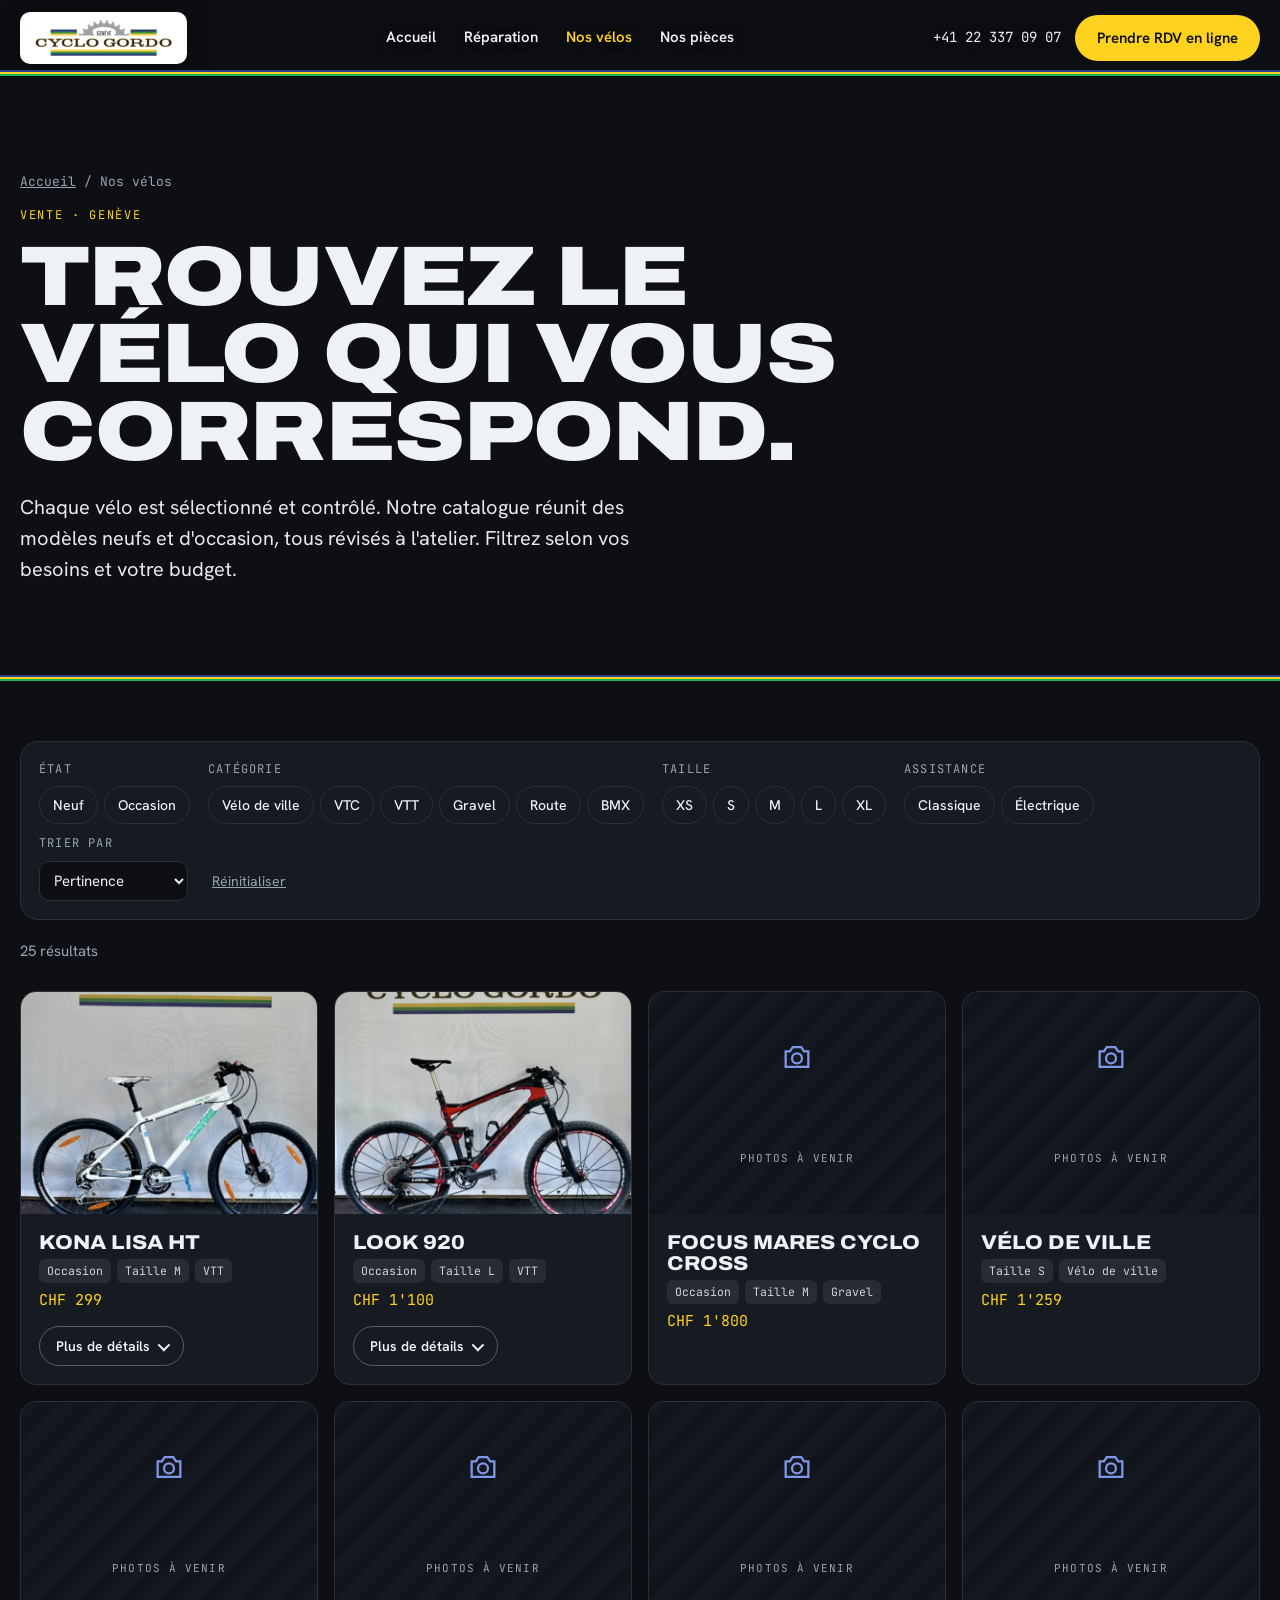
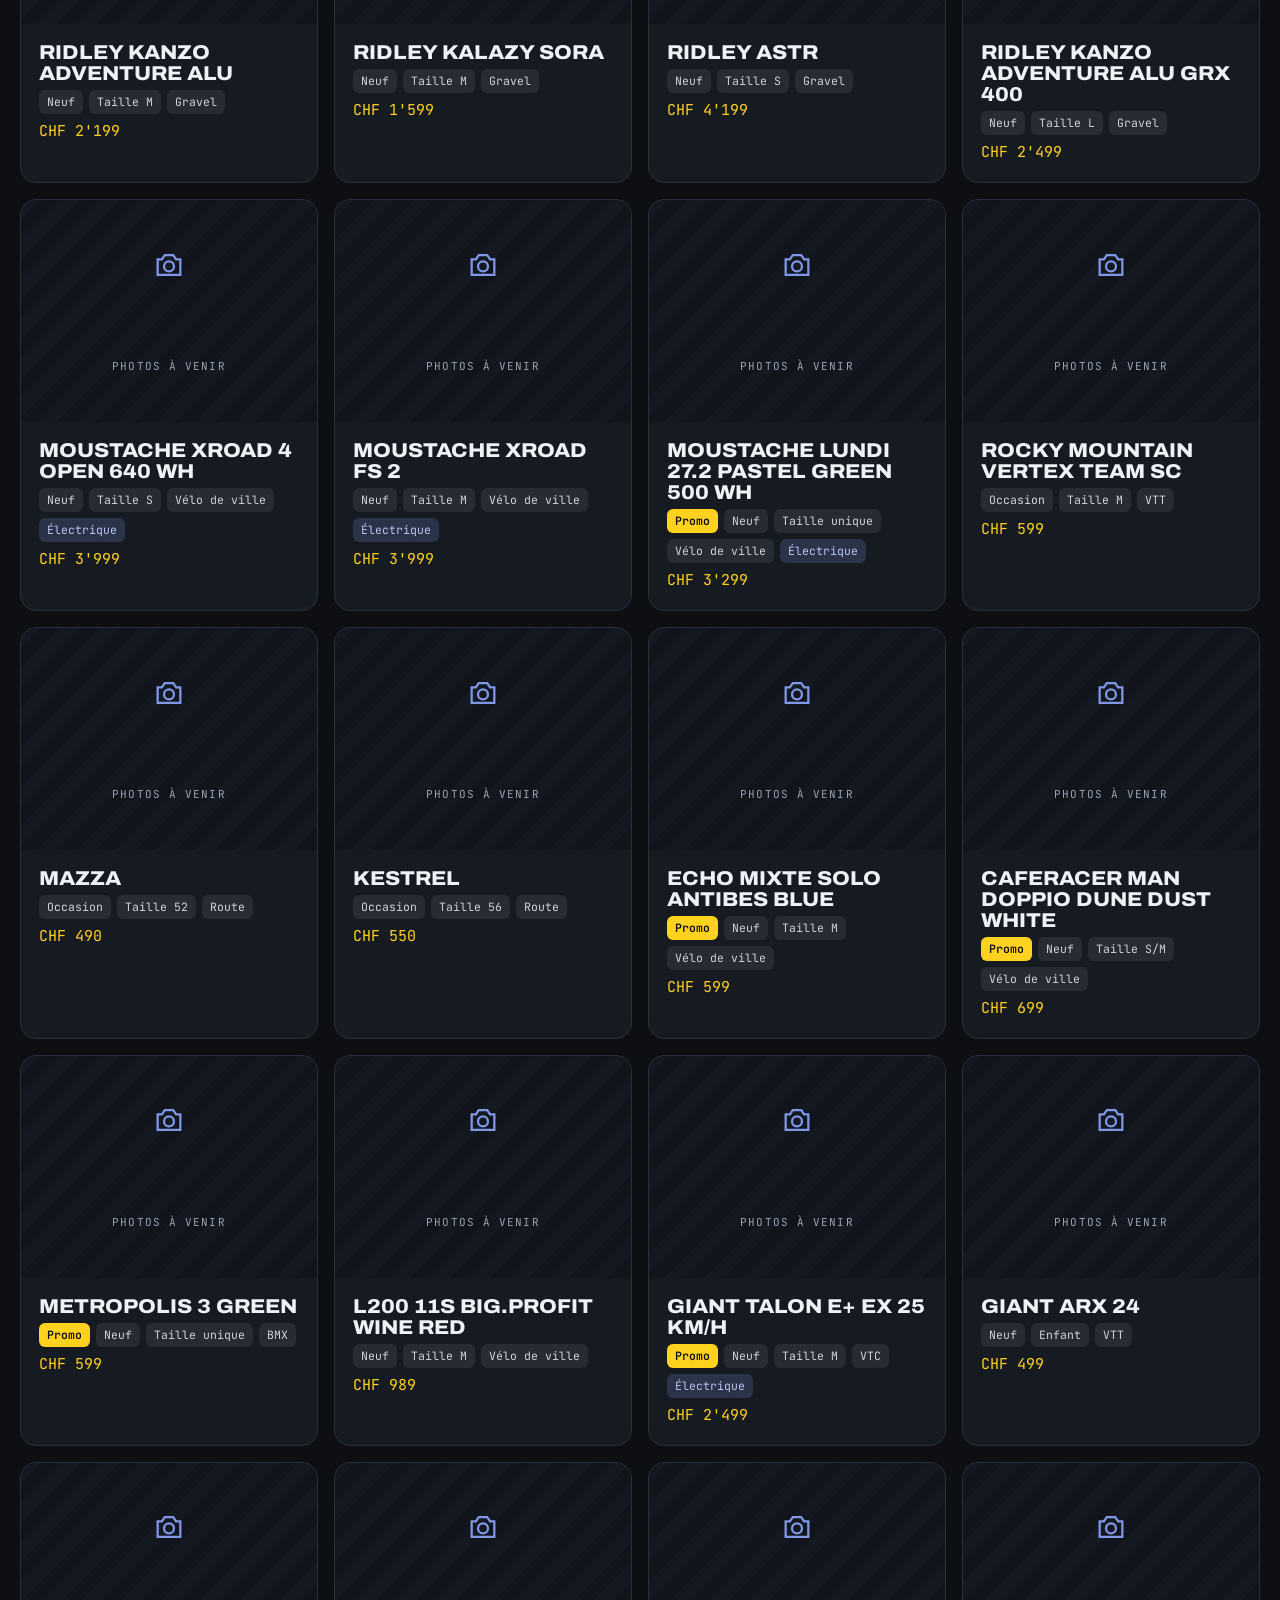
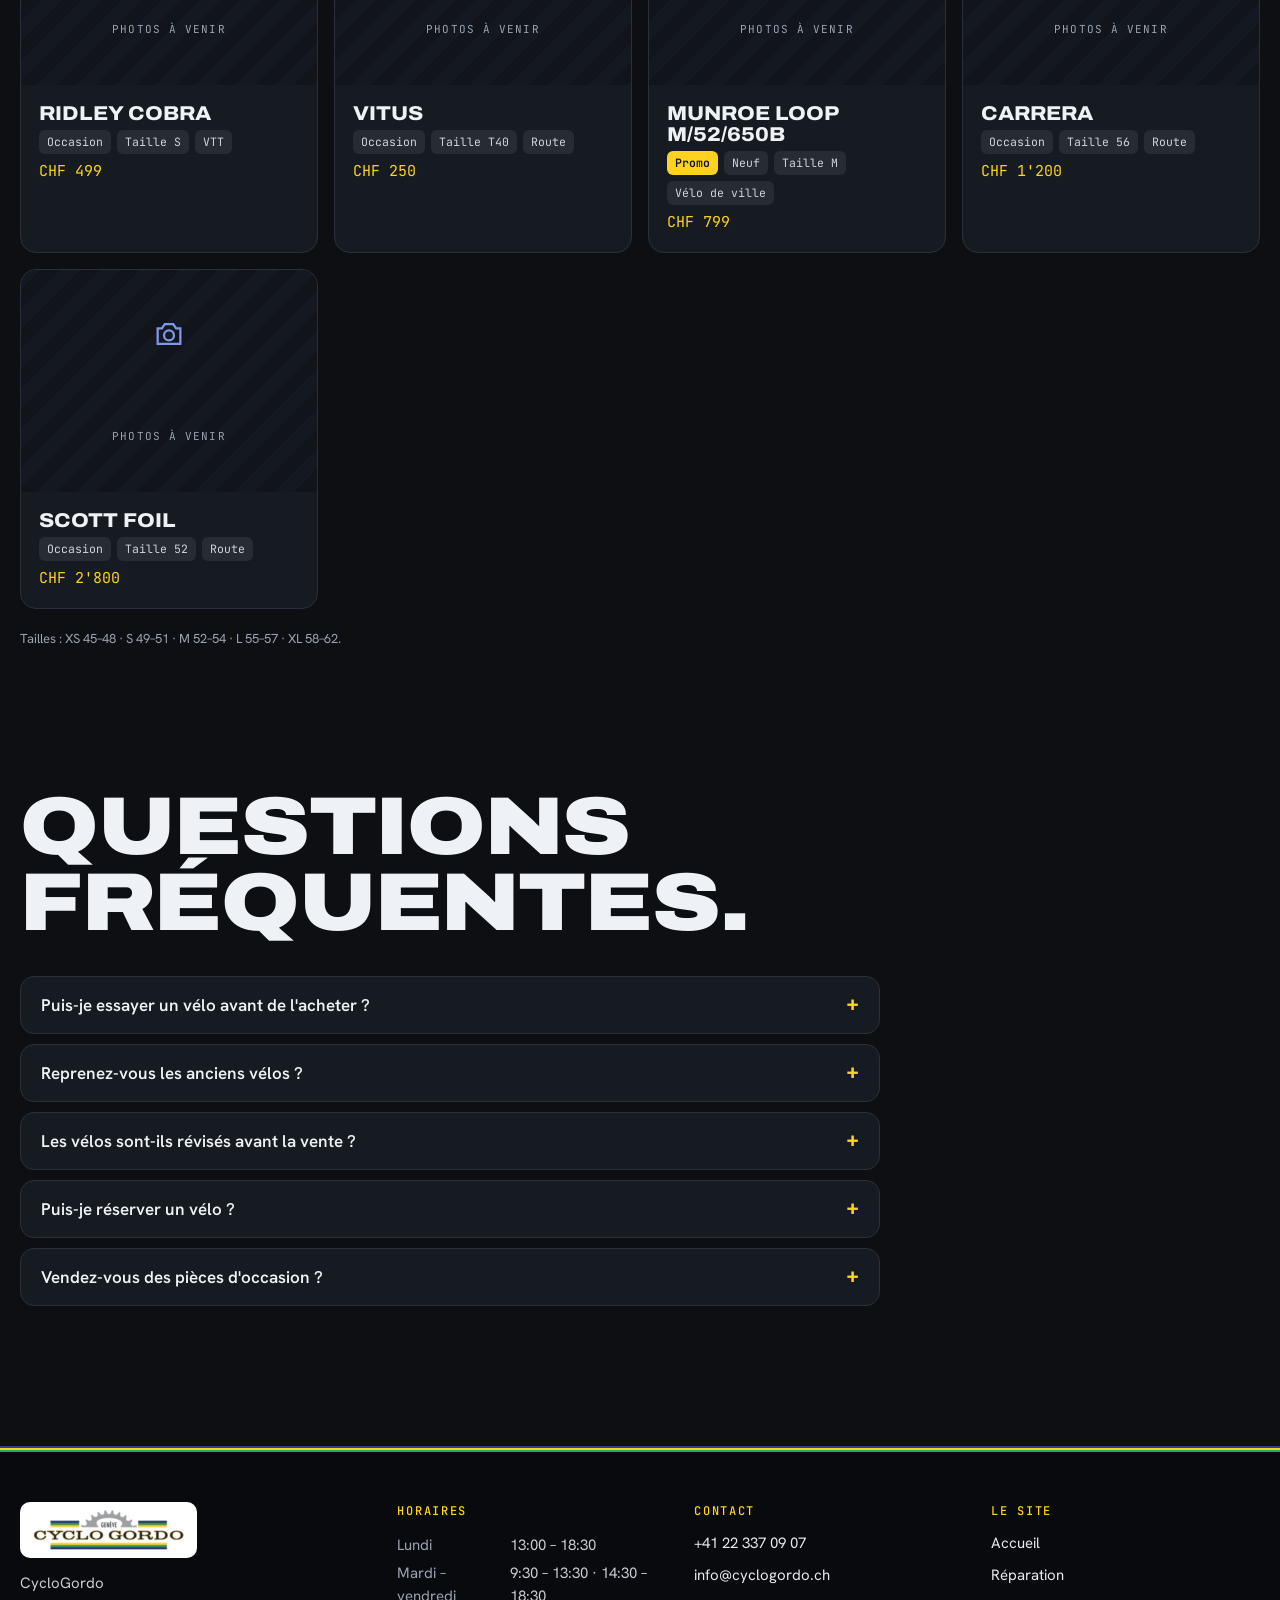
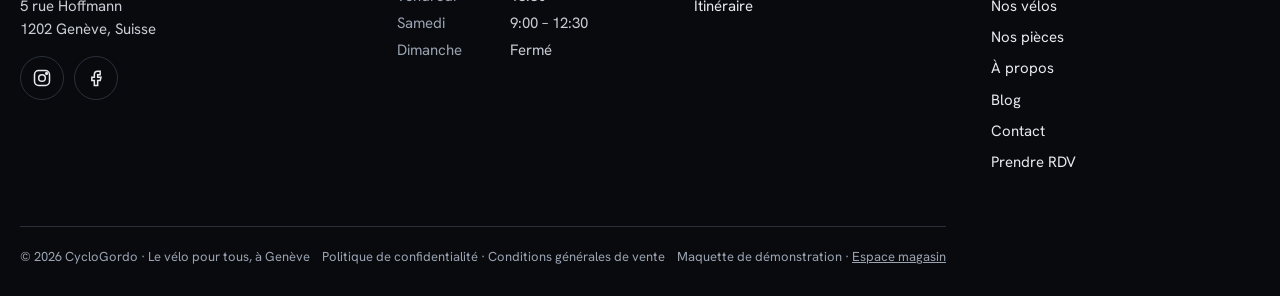
<file: velos.html>
<!doctype html>
<html lang="fr">
<head>
<meta charset="utf-8">
<meta name="viewport" content="width=device-width,initial-scale=1,viewport-fit=cover">
<meta name="claude:viewport-fit-sides" content="cover">
<title>Vélos neufs et d&#x27;occasion · CycloGordo</title>
<style>:root{padding-top:env(safe-area-inset-top,0px);padding-bottom:env(safe-area-inset-bottom,0px)}body{margin:0}img{max-width:100%}[hidden]{display:none!important}</style>
<link rel="preconnect" href="https://fonts.googleapis.com">
<link rel="preconnect" href="https://fonts.gstatic.com" crossorigin>
<link rel="stylesheet" href="https://fonts.googleapis.com/css2?family=Archivo:wdth,wght@62..125,400..900&family=Hanken+Grotesk:wght@400;500;600&family=JetBrains+Mono:wght@400;500&display=swap">
<link rel="stylesheet" href="assets/site.css?v=6">
</head>
<body>
<header id="hdr" class="gut solid">
  <div class="wrap nav">
    <a class="logo" href="index.html"><img src="img/logo.png" alt="Cyclo Gordo Genève, accueil" width="478" height="134"></a>
    <ul><li><a href="index.html">Accueil</a></li><li><a href="reparation.html">Réparation</a></li><li><a href="velos.html" aria-current="page">Nos vélos</a></li><li><a href="pieces.html">Nos pièces</a></li></ul>
    <div class="right">
      <a class="phone" href="tel:+41223370907">+41 22 337 09 07</a>
      <a class="btn" href="rdv.html">Prendre RDV en ligne</a>
      <button class="menu-btn" type="button" id="menuBtn" aria-expanded="false" aria-controls="drawer"><svg viewBox="0 0 24 24" fill="none" stroke="currentColor" stroke-width="2" aria-hidden="true"><path d="M4 7h16M4 12h16M4 17h16"/></svg>Menu</button>
    </div>
  </div>
</header>
<div class="drawer" id="drawer" hidden>
  <div class="top"><img src="img/logo.png" alt="Cyclo Gordo" width="478" height="134"><button class="close" type="button" id="menuClose" aria-label="Fermer le menu"><svg viewBox="0 0 24 24" width="20" height="20" fill="none" stroke="currentColor" stroke-width="2" aria-hidden="true"><path d="M6 6l12 12M18 6 6 18"/></svg></button></div>
  <a class="l" href="index.html">Accueil</a><a class="l" href="reparation.html">Réparation</a><a class="l" href="velos.html" aria-current="page">Nos vélos</a><a class="l" href="pieces.html">Nos pièces</a><a class="l" href="a-propos.html">À propos</a><a class="l" href="blog.html">Blog</a><a class="l" href="contact.html">Contact</a>
  <a class="btn" href="rdv.html">Prendre RDV en ligne</a>
  <a class="btn ghost" href="tel:+41223370907">Appeler le +41 22 337 09 07</a>
</div>
<main id="top">
<section class="page-hero gut"><div class="veil"></div><div class="wrap"><p class="crumb"><a href="index.html">Accueil</a> / Nos vélos</p><p class="eyebrow">Vente · Genève</p><h1 class="disp" style="margin-top:14px">Trouvez le vélo qui vous correspond.</h1><p class="lead">Chaque vélo est sélectionné et contrôlé. Notre catalogue réunit des modèles neufs et d'occasion, tous révisés à l'atelier. Filtrez selon vos besoins et votre budget.</p></div></section>
<section class="block gut" style="padding-top:24px"><div class="wrap">
  <div class="filters" id="filters">
    <div class="grp"><span class="lbl">État</span><div class="chipset" role="group" aria-label="État"><button type="button" data-f="etat" data-v="Neuf" aria-pressed="false">Neuf</button><button type="button" data-f="etat" data-v="Occasion" aria-pressed="false">Occasion</button></div></div>
    <div class="grp"><span class="lbl">Catégorie</span><div class="chipset" role="group" aria-label="Catégorie"><button type="button" data-f="cat" data-v="Vélo de ville" aria-pressed="false">Vélo de ville</button><button type="button" data-f="cat" data-v="VTC" aria-pressed="false">VTC</button><button type="button" data-f="cat" data-v="VTT" aria-pressed="false">VTT</button><button type="button" data-f="cat" data-v="Gravel" aria-pressed="false">Gravel</button><button type="button" data-f="cat" data-v="Route" aria-pressed="false">Route</button><button type="button" data-f="cat" data-v="BMX" aria-pressed="false">BMX</button></div></div>
    <div class="grp"><span class="lbl">Taille</span><div class="chipset" role="group" aria-label="Taille"><button type="button" data-f="taille" data-v="XS" aria-pressed="false">XS</button><button type="button" data-f="taille" data-v="S" aria-pressed="false">S</button><button type="button" data-f="taille" data-v="M" aria-pressed="false">M</button><button type="button" data-f="taille" data-v="L" aria-pressed="false">L</button><button type="button" data-f="taille" data-v="XL" aria-pressed="false">XL</button></div></div>
    <div class="grp"><span class="lbl">Assistance</span><div class="chipset" role="group" aria-label="Assistance"><button type="button" data-f="assist" data-v="Classique" aria-pressed="false">Classique</button><button type="button" data-f="assist" data-v="Électrique" aria-pressed="false">Électrique</button></div></div>
    <div class="grp"><label class="lbl" for="sort">Trier par</label><select id="sort"><option value="">Pertinence</option><option value="asc">Prix croissant</option><option value="desc">Prix décroissant</option></select></div>
    <button class="reset" type="button" id="reset">Réinitialiser</button>
  </div>
  <p class="count" id="count" role="status"></p>
  <div class="stock" id="catalog"><article class="bike" data-etat="Occasion" data-cat="VTT" data-tailles="M" data-assist="Classique" data-prix="299" data-nom="KONA Lisa HT" data-card="fiche-kona"><a class="ph has" href="#fiche-kona" data-open="fiche-kona" tabindex="-1" aria-hidden="true"><img src="img/kona.webp" alt="Kona Lisa HT" loading="lazy"></a><div class="bd"><h4>KONA Lisa HT</h4><div class="meta"><span>Occasion</span><span>Taille M</span><span>VTT</span></div><span class="pr">CHF 299</span><button class="more" type="button" data-open="fiche-kona" aria-expanded="false" aria-controls="fiche-kona">Plus de détails</button></div>
          <div class="demo sq" id="fiche-kona" data-bike="kona" hidden>
        <div class="viewer sq">
          <img class="v-img" src="img/kona.webp" alt="Kona Lisa HT blanc, VTT semi-rigide, devant le logo Cyclo Gordo">
          <span class="tag">Zoom dans la photo du vélo</span>
          <button class="btn ghost back" type="button" hidden>Vue d'ensemble</button>
          <button class="pin" type="button" data-z="trans" style="left:21%;top:87%" aria-label="Zoom sur la transmission" aria-pressed="false"></button>
          <button class="pin" type="button" data-z="pedal" style="left:46%;top:83%" aria-label="Zoom sur le pédalier" aria-pressed="false"></button>
          <button class="pin" type="button" data-z="frein" style="left:80%;top:82%" aria-label="Zoom sur le frein avant" aria-pressed="false"></button>
          <button class="pin" type="button" data-z="pneu" style="left:70%;top:69%" aria-label="Zoom sur le pneu avant" aria-pressed="false"></button>
          <button class="pin" type="button" data-z="cockpit" style="left:72%;top:47%" aria-label="Zoom sur le cockpit" aria-pressed="false"></button>
          <button class="pin" type="button" data-z="selle" style="left:36%;top:51%" aria-label="Zoom sur la selle" aria-pressed="false"></button>
        </div>
        <div class="sheet">
          <div class="sheet-top"><p class="eyebrow">Occasion · en stock</p><button class="close" type="button" aria-label="Fermer la fiche"><svg viewBox="0 0 24 24" width="18" height="18" fill="none" stroke="currentColor" stroke-width="2" aria-hidden="true"><path d="M6 6l12 12M18 6 6 18"/></svg></button></div>
          <h3>Kona Lisa HT</h3>
          <dl>
            <dt>Type</dt><dd>VTT semi-rigide</dd>
            <dt>Freins</dt><dd>À disque, avant et arrière</dd>
            <dt>Pédalier</dt><dd>Triple plateau</dd>
            <dt>Pneus</dt><dd>Maxxis à crampons</dd>
            <dt>Taille</dt><dd>M</dd>
            <dt>Prix</dt><dd class="pr-big">CHF 299</dd>
          </dl>
          <div class="zones" role="group" aria-label="Zones à inspecter">
            <button type="button" data-z="trans" aria-pressed="false">Transmission</button>
            <button type="button" data-z="pedal" aria-pressed="false">Pédalier</button>
            <button type="button" data-z="frein" aria-pressed="false">Frein avant</button>
            <button type="button" data-z="pneu" aria-pressed="false">Pneu</button>
            <button type="button" data-z="cockpit" aria-pressed="false">Cockpit</button>
            <button type="button" data-z="selle" aria-pressed="false">Selle</button>
          </div>
          <p class="note">Touchez un point jaune pour voir une pièce de près.</p>
          <a class="btn" href="#contact" data-svc="Essai d'un vélo d'occasion">Réserver un essai</a>
        </div>
        </article><article class="bike" data-etat="Occasion" data-cat="VTT" data-tailles="L" data-assist="Classique" data-prix="1100" data-nom="LOOK 920" data-card="fiche-look"><a class="ph has" href="#fiche-look" data-open="fiche-look" tabindex="-1" aria-hidden="true"><img src="img/look.webp" alt="LOOK 920" loading="lazy"></a><div class="bd"><h4>LOOK 920</h4><div class="meta"><span>Occasion</span><span>Taille L</span><span>VTT</span></div><span class="pr">CHF 1'100</span><button class="more" type="button" data-open="fiche-look" aria-expanded="false" aria-controls="fiche-look">Plus de détails</button></div>
          <div class="demo sq" id="fiche-look" data-bike="look" hidden>
        <div class="viewer sq">
          <img class="v-img" src="img/look.webp" alt="LOOK 920 noir et rouge, VTT tout-suspendu carbone, devant le logo Cyclo Gordo">
          <span class="tag">Gros plans : visuels d'illustration</span>
          <button class="btn ghost back" type="button" hidden>Vue d'ensemble</button>
          <button class="pin" type="button" data-z="trans" style="left:16%;top:80%" aria-label="Voir la transmission" aria-pressed="false"></button>
          <button class="pin" type="button" data-z="susp" style="left:38%;top:72%" aria-label="Voir la suspension arrière" aria-pressed="false"></button>
          <button class="pin" type="button" data-z="frein" style="left:82%;top:80%" aria-label="Voir le frein avant" aria-pressed="false"></button>
          <button class="pin" type="button" data-z="selle" style="left:32%;top:43%" aria-label="Voir la selle" aria-pressed="false"></button>
        </div>
        <div class="sheet">
          <div class="sheet-top"><p class="eyebrow">Occasion · en stock</p><button class="close" type="button" aria-label="Fermer la fiche"><svg viewBox="0 0 24 24" width="18" height="18" fill="none" stroke="currentColor" stroke-width="2" aria-hidden="true"><path d="M6 6l12 12M18 6 6 18"/></svg></button></div>
          <h3>LOOK 920</h3>
          <dl>
            <dt>Type</dt><dd>VTT tout-suspendu</dd>
            <dt>Cadre</dt><dd>Carbone</dd>
            <dt>Suspension</dt><dd>RockShox avant et arrière</dd>
            <dt>Freins</dt><dd>À disque, avant et arrière</dd>
            <dt>Tige de selle</dt><dd>Télescopique</dd>
            <dt>Taille</dt><dd>L</dd>
            <dt>Prix</dt><dd class="pr-big">CHF 1'100</dd>
          </dl>
          <div class="zones" role="group" aria-label="Zones à inspecter">
            <button type="button" data-z="trans" aria-pressed="false">Transmission</button>
            <button type="button" data-z="susp" aria-pressed="false">Suspension</button>
            <button type="button" data-z="frein" aria-pressed="false">Frein avant</button>
            <button type="button" data-z="selle" aria-pressed="false">Selle</button>
          </div>
          <p class="note">Touchez un point jaune pour voir une pièce de près.</p>
          <a class="btn" href="#contact" data-svc="Essai d'un vélo d'occasion">Réserver un essai</a>
        </div>
      </div>
        </article><article class="bike" data-etat="Occasion" data-cat="Gravel" data-tailles="M" data-assist="Classique" data-prix="1800" data-nom="Focus Mares Cyclo cross"><div class="ph soon"><svg viewBox="0 0 24 24" fill="none" stroke="currentColor" stroke-width="1.6" aria-hidden="true"><path d="M4 8h3l2-3h6l2 3h3v11H4z"/><circle cx="12" cy="13" r="3.5"/></svg>Photos à venir</div><div class="bd"><h4>Focus Mares Cyclo cross</h4><div class="meta"><span>Occasion</span><span>Taille M</span><span>Gravel</span></div><span class="pr">CHF 1'800</span></div></article><article class="bike" data-etat="" data-cat="Vélo de ville" data-tailles="S" data-assist="" data-prix="1259" data-nom="Vélo de Ville"><div class="ph soon"><svg viewBox="0 0 24 24" fill="none" stroke="currentColor" stroke-width="1.6" aria-hidden="true"><path d="M4 8h3l2-3h6l2 3h3v11H4z"/><circle cx="12" cy="13" r="3.5"/></svg>Photos à venir</div><div class="bd"><h4>Vélo de Ville</h4><div class="meta"><span>Taille S</span><span>Vélo de ville</span></div><span class="pr">CHF 1'259</span></div></article><article class="bike" data-etat="Neuf" data-cat="Gravel" data-tailles="M" data-assist="Classique" data-prix="2199" data-nom="RIDLEY Kanzo Adventure Alu"><div class="ph soon"><svg viewBox="0 0 24 24" fill="none" stroke="currentColor" stroke-width="1.6" aria-hidden="true"><path d="M4 8h3l2-3h6l2 3h3v11H4z"/><circle cx="12" cy="13" r="3.5"/></svg>Photos à venir</div><div class="bd"><h4>RIDLEY Kanzo Adventure Alu</h4><div class="meta"><span>Neuf</span><span>Taille M</span><span>Gravel</span></div><span class="pr">CHF 2'199</span></div></article><article class="bike" data-etat="Neuf" data-cat="Gravel" data-tailles="M" data-assist="Classique" data-prix="1599" data-nom="RIDLEY Kalazy Sora"><div class="ph soon"><svg viewBox="0 0 24 24" fill="none" stroke="currentColor" stroke-width="1.6" aria-hidden="true"><path d="M4 8h3l2-3h6l2 3h3v11H4z"/><circle cx="12" cy="13" r="3.5"/></svg>Photos à venir</div><div class="bd"><h4>RIDLEY Kalazy Sora</h4><div class="meta"><span>Neuf</span><span>Taille M</span><span>Gravel</span></div><span class="pr">CHF 1'599</span></div></article><article class="bike" data-etat="Neuf" data-cat="Gravel" data-tailles="S" data-assist="Classique" data-prix="4199" data-nom="RIDLEY ASTR"><div class="ph soon"><svg viewBox="0 0 24 24" fill="none" stroke="currentColor" stroke-width="1.6" aria-hidden="true"><path d="M4 8h3l2-3h6l2 3h3v11H4z"/><circle cx="12" cy="13" r="3.5"/></svg>Photos à venir</div><div class="bd"><h4>RIDLEY ASTR</h4><div class="meta"><span>Neuf</span><span>Taille S</span><span>Gravel</span></div><span class="pr">CHF 4'199</span></div></article><article class="bike" data-etat="Neuf" data-cat="Gravel" data-tailles="L" data-assist="Classique" data-prix="2499" data-nom="RIDLEY Kanzo Adventure Alu GRX 400"><div class="ph soon"><svg viewBox="0 0 24 24" fill="none" stroke="currentColor" stroke-width="1.6" aria-hidden="true"><path d="M4 8h3l2-3h6l2 3h3v11H4z"/><circle cx="12" cy="13" r="3.5"/></svg>Photos à venir</div><div class="bd"><h4>RIDLEY Kanzo Adventure Alu GRX 400</h4><div class="meta"><span>Neuf</span><span>Taille L</span><span>Gravel</span></div><span class="pr">CHF 2'499</span></div></article><article class="bike" data-etat="Neuf" data-cat="Vélo de ville" data-tailles="S" data-assist="Électrique" data-prix="3999" data-nom="Moustache XROAD 4 OPEN 640 Wh"><div class="ph soon"><svg viewBox="0 0 24 24" fill="none" stroke="currentColor" stroke-width="1.6" aria-hidden="true"><path d="M4 8h3l2-3h6l2 3h3v11H4z"/><circle cx="12" cy="13" r="3.5"/></svg>Photos à venir</div><div class="bd"><h4>Moustache XROAD 4 OPEN 640 Wh</h4><div class="meta"><span>Neuf</span><span>Taille S</span><span>Vélo de ville</span><span class="vae">Électrique</span></div><span class="pr">CHF 3'999</span></div></article><article class="bike" data-etat="Neuf" data-cat="Vélo de ville" data-tailles="M" data-assist="Électrique" data-prix="3999" data-nom="Moustache XROAD FS 2"><div class="ph soon"><svg viewBox="0 0 24 24" fill="none" stroke="currentColor" stroke-width="1.6" aria-hidden="true"><path d="M4 8h3l2-3h6l2 3h3v11H4z"/><circle cx="12" cy="13" r="3.5"/></svg>Photos à venir</div><div class="bd"><h4>Moustache XROAD FS 2</h4><div class="meta"><span>Neuf</span><span>Taille M</span><span>Vélo de ville</span><span class="vae">Électrique</span></div><span class="pr">CHF 3'999</span></div></article><article class="bike" data-etat="Neuf" data-cat="Vélo de ville" data-tailles="" data-assist="Électrique" data-prix="3299" data-nom="Moustache LUNDI 27.2 Pastel Green 500 Wh"><div class="ph soon"><svg viewBox="0 0 24 24" fill="none" stroke="currentColor" stroke-width="1.6" aria-hidden="true"><path d="M4 8h3l2-3h6l2 3h3v11H4z"/><circle cx="12" cy="13" r="3.5"/></svg>Photos à venir</div><div class="bd"><h4>Moustache LUNDI 27.2 Pastel Green 500 Wh</h4><div class="meta"><span class="promo-t">Promo</span><span>Neuf</span><span>Taille unique</span><span>Vélo de ville</span><span class="vae">Électrique</span></div><span class="pr">CHF 3'299</span></div></article><article class="bike" data-etat="Occasion" data-cat="VTT" data-tailles="M" data-assist="Classique" data-prix="599" data-nom="ROCKY MOUNTAIN Vertex Team SC"><div class="ph soon"><svg viewBox="0 0 24 24" fill="none" stroke="currentColor" stroke-width="1.6" aria-hidden="true"><path d="M4 8h3l2-3h6l2 3h3v11H4z"/><circle cx="12" cy="13" r="3.5"/></svg>Photos à venir</div><div class="bd"><h4>ROCKY MOUNTAIN Vertex Team SC</h4><div class="meta"><span>Occasion</span><span>Taille M</span><span>VTT</span></div><span class="pr">CHF 599</span></div></article><article class="bike" data-etat="Occasion" data-cat="Route" data-tailles="M" data-assist="Classique" data-prix="490" data-nom="Mazza"><div class="ph soon"><svg viewBox="0 0 24 24" fill="none" stroke="currentColor" stroke-width="1.6" aria-hidden="true"><path d="M4 8h3l2-3h6l2 3h3v11H4z"/><circle cx="12" cy="13" r="3.5"/></svg>Photos à venir</div><div class="bd"><h4>Mazza</h4><div class="meta"><span>Occasion</span><span>Taille 52</span><span>Route</span></div><span class="pr">CHF 490</span></div></article><article class="bike" data-etat="Occasion" data-cat="Route" data-tailles="L" data-assist="Classique" data-prix="550" data-nom="Kestrel"><div class="ph soon"><svg viewBox="0 0 24 24" fill="none" stroke="currentColor" stroke-width="1.6" aria-hidden="true"><path d="M4 8h3l2-3h6l2 3h3v11H4z"/><circle cx="12" cy="13" r="3.5"/></svg>Photos à venir</div><div class="bd"><h4>Kestrel</h4><div class="meta"><span>Occasion</span><span>Taille 56</span><span>Route</span></div><span class="pr">CHF 550</span></div></article><article class="bike" data-etat="Neuf" data-cat="Vélo de ville" data-tailles="M" data-assist="Classique" data-prix="599" data-nom="Echo Mixte Solo Antibes Blue"><div class="ph soon"><svg viewBox="0 0 24 24" fill="none" stroke="currentColor" stroke-width="1.6" aria-hidden="true"><path d="M4 8h3l2-3h6l2 3h3v11H4z"/><circle cx="12" cy="13" r="3.5"/></svg>Photos à venir</div><div class="bd"><h4>Echo Mixte Solo Antibes Blue</h4><div class="meta"><span class="promo-t">Promo</span><span>Neuf</span><span>Taille M</span><span>Vélo de ville</span></div><span class="pr">CHF 599</span></div></article><article class="bike" data-etat="Neuf" data-cat="Vélo de ville" data-tailles="S M" data-assist="Classique" data-prix="699" data-nom="Caferacer Man Doppio Dune Dust White"><div class="ph soon"><svg viewBox="0 0 24 24" fill="none" stroke="currentColor" stroke-width="1.6" aria-hidden="true"><path d="M4 8h3l2-3h6l2 3h3v11H4z"/><circle cx="12" cy="13" r="3.5"/></svg>Photos à venir</div><div class="bd"><h4>Caferacer Man Doppio Dune Dust White</h4><div class="meta"><span class="promo-t">Promo</span><span>Neuf</span><span>Taille S/M</span><span>Vélo de ville</span></div><span class="pr">CHF 699</span></div></article><article class="bike" data-etat="Neuf" data-cat="BMX" data-tailles="" data-assist="Classique" data-prix="599" data-nom="Metropolis 3 Green"><div class="ph soon"><svg viewBox="0 0 24 24" fill="none" stroke="currentColor" stroke-width="1.6" aria-hidden="true"><path d="M4 8h3l2-3h6l2 3h3v11H4z"/><circle cx="12" cy="13" r="3.5"/></svg>Photos à venir</div><div class="bd"><h4>Metropolis 3 Green</h4><div class="meta"><span class="promo-t">Promo</span><span>Neuf</span><span>Taille unique</span><span>BMX</span></div><span class="pr">CHF 599</span></div></article><article class="bike" data-etat="Neuf" data-cat="Vélo de ville" data-tailles="M" data-assist="Classique" data-prix="989" data-nom="L200 11s BIG.PROFIT Wine Red"><div class="ph soon"><svg viewBox="0 0 24 24" fill="none" stroke="currentColor" stroke-width="1.6" aria-hidden="true"><path d="M4 8h3l2-3h6l2 3h3v11H4z"/><circle cx="12" cy="13" r="3.5"/></svg>Photos à venir</div><div class="bd"><h4>L200 11s BIG.PROFIT Wine Red</h4><div class="meta"><span>Neuf</span><span>Taille M</span><span>Vélo de ville</span></div><span class="pr">CHF 989</span></div></article><article class="bike" data-etat="Neuf" data-cat="VTC" data-tailles="M" data-assist="Électrique" data-prix="2499" data-nom="GIANT Talon E+ EX 25 km/h"><div class="ph soon"><svg viewBox="0 0 24 24" fill="none" stroke="currentColor" stroke-width="1.6" aria-hidden="true"><path d="M4 8h3l2-3h6l2 3h3v11H4z"/><circle cx="12" cy="13" r="3.5"/></svg>Photos à venir</div><div class="bd"><h4>GIANT Talon E+ EX 25 km/h</h4><div class="meta"><span class="promo-t">Promo</span><span>Neuf</span><span>Taille M</span><span>VTC</span><span class="vae">Électrique</span></div><span class="pr">CHF 2'499</span></div></article><article class="bike" data-etat="Neuf" data-cat="VTT" data-tailles="" data-assist="Classique" data-prix="499" data-nom="GIANT ARX 24"><div class="ph soon"><svg viewBox="0 0 24 24" fill="none" stroke="currentColor" stroke-width="1.6" aria-hidden="true"><path d="M4 8h3l2-3h6l2 3h3v11H4z"/><circle cx="12" cy="13" r="3.5"/></svg>Photos à venir</div><div class="bd"><h4>GIANT ARX 24</h4><div class="meta"><span>Neuf</span><span>Enfant</span><span>VTT</span></div><span class="pr">CHF 499</span></div></article><article class="bike" data-etat="Occasion" data-cat="VTT" data-tailles="S" data-assist="Classique" data-prix="499" data-nom="Ridley Cobra"><div class="ph soon"><svg viewBox="0 0 24 24" fill="none" stroke="currentColor" stroke-width="1.6" aria-hidden="true"><path d="M4 8h3l2-3h6l2 3h3v11H4z"/><circle cx="12" cy="13" r="3.5"/></svg>Photos à venir</div><div class="bd"><h4>Ridley Cobra</h4><div class="meta"><span>Occasion</span><span>Taille S</span><span>VTT</span></div><span class="pr">CHF 499</span></div></article><article class="bike" data-etat="Occasion" data-cat="Route" data-tailles="XS" data-assist="Classique" data-prix="250" data-nom="Vitus"><div class="ph soon"><svg viewBox="0 0 24 24" fill="none" stroke="currentColor" stroke-width="1.6" aria-hidden="true"><path d="M4 8h3l2-3h6l2 3h3v11H4z"/><circle cx="12" cy="13" r="3.5"/></svg>Photos à venir</div><div class="bd"><h4>Vitus</h4><div class="meta"><span>Occasion</span><span>Taille T40</span><span>Route</span></div><span class="pr">CHF 250</span></div></article><article class="bike" data-etat="Neuf" data-cat="Vélo de ville" data-tailles="M" data-assist="Classique" data-prix="799" data-nom="MUNROE LOOP M/52/650B"><div class="ph soon"><svg viewBox="0 0 24 24" fill="none" stroke="currentColor" stroke-width="1.6" aria-hidden="true"><path d="M4 8h3l2-3h6l2 3h3v11H4z"/><circle cx="12" cy="13" r="3.5"/></svg>Photos à venir</div><div class="bd"><h4>MUNROE LOOP M/52/650B</h4><div class="meta"><span class="promo-t">Promo</span><span>Neuf</span><span>Taille M</span><span>Vélo de ville</span></div><span class="pr">CHF 799</span></div></article><article class="bike" data-etat="Occasion" data-cat="Route" data-tailles="L" data-assist="Classique" data-prix="1200" data-nom="Carrera"><div class="ph soon"><svg viewBox="0 0 24 24" fill="none" stroke="currentColor" stroke-width="1.6" aria-hidden="true"><path d="M4 8h3l2-3h6l2 3h3v11H4z"/><circle cx="12" cy="13" r="3.5"/></svg>Photos à venir</div><div class="bd"><h4>Carrera</h4><div class="meta"><span>Occasion</span><span>Taille 56</span><span>Route</span></div><span class="pr">CHF 1'200</span></div></article><article class="bike" data-etat="Occasion" data-cat="Route" data-tailles="M" data-assist="Classique" data-prix="2800" data-nom="Scott Foil"><div class="ph soon"><svg viewBox="0 0 24 24" fill="none" stroke="currentColor" stroke-width="1.6" aria-hidden="true"><path d="M4 8h3l2-3h6l2 3h3v11H4z"/><circle cx="12" cy="13" r="3.5"/></svg>Photos à venir</div><div class="bd"><h4>Scott Foil</h4><div class="meta"><span>Occasion</span><span>Taille 52</span><span>Route</span></div><span class="pr">CHF 2'800</span></div></article></div>
  <p class="count" style="font-size:13px">Tailles : XS 45–48 · S 49–51 · M 52–54 · L 55–57 · XL 58–62.</p>
</div></section>
<section class="block gut" style="padding-top:0"><div class="wrap"><div class="split"><h2 class="disp">Questions fréquentes.</h2></div><div class="faq"><details><summary>Puis-je essayer un vélo avant de l&#x27;acheter ?</summary><p>Oui, vous pouvez le tester sur place pour vérifier le confort, la taille et le bon fonctionnement.</p></details><details><summary>Reprenez-vous les anciens vélos ?</summary><p>Oui, nous pouvons évaluer votre ancien vélo pour une reprise ou une vente en dépôt.</p></details><details><summary>Les vélos sont-ils révisés avant la vente ?</summary><p>Oui, les vélos neufs et d&#x27;occasion sont contrôlés et réglés avant leur mise en vente.</p></details><details><summary>Puis-je réserver un vélo ?</summary><p>Oui, un vélo neuf ou d&#x27;occasion peut être réservé pour un essai ou un retrait plus tard.</p></details><details><summary>Vendez-vous des pièces d&#x27;occasion ?</summary><p>Oui, pour vélos de route, VTT, de ville et électriques. Contactez-nous pour une pièce précise : le stock change souvent.</p></details></div></div></section>
</main>
<footer class="site-foot gut">
  <div class="wrap">
    <div class="foot-grid">
      <div>
        <a class="logo-w" href="index.html"><img src="img/logo.png" alt="Cyclo Gordo Genève" width="478" height="134"></a>
        <p style="margin:0">CycloGordo<br>5 rue Hoffmann<br>1202 Genève, Suisse</p>
        <div class="socials"><a href="https://www.instagram.com/cyclogordo/" aria-label="Instagram de CycloGordo"><svg viewBox="0 0 24 24" fill="none" stroke="currentColor" stroke-width="1.8" aria-hidden="true"><rect x="3" y="3" width="18" height="18" rx="5"/><circle cx="12" cy="12" r="4"/><circle cx="17.5" cy="6.5" r="1" fill="currentColor"/></svg></a><a href="https://www.facebook.com/gordobmx" aria-label="Facebook de CycloGordo"><svg viewBox="0 0 24 24" fill="none" stroke="currentColor" stroke-width="1.8" aria-hidden="true"><path d="M14 8h3V4h-3a4 4 0 0 0-4 4v3H7v4h3v6h4v-6h3l1-4h-4V8z"/></svg></a></div>
      </div>
      <div><h3>Horaires</h3><table><tr><td>Lundi</td><td>13:00 – 18:30</td></tr><tr><td>Mardi – vendredi</td><td>9:30 – 13:30 · 14:30 – 18:30</td></tr><tr><td>Samedi</td><td>9:00 – 12:30</td></tr><tr><td>Dimanche</td><td>Fermé</td></tr></table></div>
      <div><h3>Contact</h3><ul><li><a href="tel:+41223370907">+41 22 337 09 07</a></li><li><a href="mailto:info@cyclogordo.ch">info@cyclogordo.ch</a></li><li><a href="https://www.google.com/maps/search/?api=1&amp;query=5+rue+Hoffmann+1202+Gen%C3%A8ve">Itinéraire</a></li></ul></div>
      <div><h3>Le site</h3><ul><li><a href="index.html">Accueil</a></li><li><a href="reparation.html">Réparation</a></li><li><a href="velos.html">Nos vélos</a></li><li><a href="pieces.html">Nos pièces</a></li><li><a href="a-propos.html">À propos</a></li><li><a href="blog.html">Blog</a></li><li><a href="contact.html">Contact</a></li><li><a href="rdv.html">Prendre RDV</a></li></ul></div>
    </div>
    <div class="foot-bottom"><span>© 2026 CycloGordo · Le vélo pour tous, à Genève</span><span>Politique de confidentialité · Conditions générales de vente</span><span>Maquette de démonstration · <a href="admin.html" style="color:inherit">Espace magasin</a></span></div>
  </div>
</footer>
<script src="assets/site.js?v=6"></script>

</body>
</html>
</file>
<file: assets/site.css>
/* Layout: cinematic scroll film (sale → propre → gros plans) puis vitrine claire et réservation. Look volontairement sombre, ambiance atelier. */
:root{
  --ink:#0d0f13;        /* fond atelier */
  --ink-2:#161a21;      /* surfaces */
  --line:#2a303b;
  --paper:#eef1f5;      /* texte principal */
  --mute:#9aa3b2;       /* texte secondaire */
  --green:#1fae5b;      /* vert Brésil (logo) */
  --yellow:#ffd21f;     /* jaune Brésil (logo) */
  --navy:#2b3f8f;       /* bleu Brésil (logo) */
  --sky:#7f97e6;        /* bleu Brésil éclairci pour le fond sombre */
  --stripe:linear-gradient(180deg,#2b3f8f 0 33.3%,#ffd21f 33.3% 66.6%,#1fae5b 66.6%);
  --display:"Archivo","Arial Narrow",Arial,sans-serif;
  --body:"Hanken Grotesk",system-ui,-apple-system,"Segoe UI",sans-serif;
  --mono:"JetBrains Mono",ui-monospace,Menlo,Consolas,monospace;
  color-scheme:dark;
}
*{box-sizing:border-box}
html{scroll-behavior:smooth}
body{background:var(--ink);color:var(--paper);font-family:var(--body);font-size:17px;line-height:1.55;-webkit-font-smoothing:antialiased;overflow-x:hidden}
body::before{content:"";position:fixed;inset:0 0 auto;height:env(safe-area-inset-top,0px);z-index:60;background:var(--ink)}
a{color:inherit}
:focus-visible{outline:2px solid var(--yellow);outline-offset:3px;border-radius:4px}
.gut{padding-left:max(16px,env(safe-area-inset-left,0px));padding-right:max(16px,env(safe-area-inset-right,0px))}
.wrap{max-width:1240px;margin:0 auto}
.disp{font-family:var(--display);font-stretch:118%;font-weight:900;text-transform:uppercase;letter-spacing:-.01em;line-height:.92;text-wrap:balance;margin:0}
.eyebrow{font-family:var(--mono);font-size:12px;letter-spacing:.14em;text-transform:uppercase;color:var(--yellow);margin:0}
.btn{display:inline-flex;align-items:center;gap:10px;min-height:46px;padding:0 22px;border-radius:999px;background:var(--yellow);color:var(--ink);font-weight:600;text-decoration:none;border:0;font:600 15px var(--body);cursor:pointer;transition:transform .2s,background .2s}
.btn:hover{background:#ffe066;transform:translateY(-1px)}
.btn.ghost{background:transparent;border:1px solid rgba(238,241,245,.35);color:var(--paper)}
.btn.ghost:hover{background:rgba(238,241,245,.08)}

/* Header */
header{position:fixed;top:env(safe-area-inset-top,0px);left:0;right:0;z-index:50;transition:background .3s}
header.solid{background:rgba(13,15,19,.82);backdrop-filter:blur(12px)}
header::after{content:"";position:absolute;left:0;right:0;bottom:0;height:6px;background:var(--stripe);opacity:0;transition:opacity .3s}
header.solid::after{opacity:1}
.nav{display:flex;align-items:center;justify-content:space-between;gap:16px;height:76px}
.logo{display:block;background:#fff;border-radius:10px;padding:6px 12px;line-height:0;box-shadow:0 6px 24px rgba(0,0,0,.35)}
.logo img{height:40px;width:auto;display:block}
@media (max-width:760px){.logo img{height:32px}}
.nav ul{display:flex;gap:28px;list-style:none;margin:0;padding:0;font-size:15px}
.nav ul a{text-decoration:none;color:#eef1f5;font-weight:600;text-shadow:0 1px 8px rgba(0,0,0,.6)}
.nav ul a:hover{color:var(--yellow)}
header::before{content:"";position:absolute;inset:0 0 -40px;background:linear-gradient(180deg,rgba(0,0,0,.65),rgba(0,0,0,0));pointer-events:none;z-index:-1;transition:opacity .3s}
header.solid::before{opacity:0}
@media (max-width:760px){.nav ul{display:none}.nav .btn{min-height:40px;padding:0 16px;font-size:14px}}

/* HERO : sale → propre */
.wash{height:340vh;position:relative}
.stage{position:sticky;top:0;height:100vh;height:100svh;overflow:hidden;background:#000}
.stage .layer{position:absolute;inset:0;transform-origin:50% 62%}
.stage img{width:100%;height:100%;object-fit:cover;object-position:50% 60%;display:block}
.stage .clean{clip-path:inset(0 100% 0 0)}
.beam{position:absolute;top:-5%;bottom:-5%;left:0;width:3px;background:#fff;box-shadow:0 0 18px 6px rgba(255,255,255,.75),0 0 80px 30px rgba(255,210,31,.28);opacity:0;pointer-events:none}
.stage .shade{position:absolute;inset:0;background:linear-gradient(90deg,rgba(0,0,0,.72) 0%,rgba(0,0,0,.45) 40%,rgba(0,0,0,0) 68%),linear-gradient(180deg,rgba(0,0,0,.55) 0%,rgba(0,0,0,0) 28%,rgba(0,0,0,0) 50%,rgba(0,0,0,.85) 100%);pointer-events:none}
.hero-copy{position:absolute;left:0;right:0;bottom:0;padding-bottom:max(48px,7vh)}
.hero-copy .wrap{position:relative;min-height:220px}
.hc{position:absolute;left:0;bottom:0;max-width:820px;transition:opacity .35s,transform .35s}
.hc h1,.hc h2{font-size:clamp(46px,9vw,124px)}
.hc p{color:#f4f6f8;max-width:540px;margin:18px 0 0;font-size:19px;font-weight:500;text-shadow:0 2px 12px rgba(0,0,0,.8)}
.hc h1,.hc h2{text-shadow:0 4px 30px rgba(0,0,0,.5)}
.hc .eyebrow,.cl-head .eyebrow{display:inline-block;background:rgba(13,15,19,.78);padding:6px 10px;border-radius:6px;font-size:13px;font-weight:500;margin-bottom:12px}
.hc .dirt{color:transparent;-webkit-text-stroke:1.5px var(--yellow)}
.hc .row{display:flex;flex-wrap:wrap;gap:12px;margin-top:24px}
.hc.off{opacity:0;transform:translateY(24px);pointer-events:none}
.scrollhint{position:absolute;right:max(16px,env(safe-area-inset-right,0px));bottom:max(48px,7vh);font-family:var(--mono);font-size:12px;letter-spacing:.14em;text-transform:uppercase;color:var(--mute);display:flex;align-items:center;gap:10px;transition:opacity .3s}
.scrollhint i{width:1px;height:46px;background:linear-gradient(var(--paper),transparent);display:block;animation:drip 1.8s infinite}
@keyframes drip{0%{transform:scaleY(0);transform-origin:top}50%{transform:scaleY(1);transform-origin:top}51%{transform-origin:bottom}100%{transform:scaleY(0);transform-origin:bottom}}
.washlabel{position:absolute;top:50%;font-family:var(--display);font-stretch:118%;font-weight:900;text-transform:uppercase;font-size:clamp(18px,2.4vw,30px);line-height:1;white-space:nowrap;opacity:0;pointer-events:none;text-shadow:0 2px 20px rgba(0,0,0,.6)}
@media (max-width:760px){
  .stage img{object-fit:contain;object-position:50% 38%}
  .stage .shade{background:linear-gradient(180deg,rgba(0,0,0,0) 50%,rgba(0,0,0,.9) 72%)}
  .scrollhint{display:none}
  .hc p{font-size:16px}
  .washlabel{top:22%}
}

/* Gros plans */
.closer{height:520vh;position:relative}
.closer .stage{background:var(--ink)}
.shot{position:absolute;inset:0;opacity:0;will-change:opacity,transform}
.shot img{width:100%;height:100%;object-fit:cover;display:block}
.closer .shade{background:linear-gradient(90deg,rgba(13,15,19,.94) 0%,rgba(13,15,19,.78) 40%,rgba(13,15,19,.2) 66%,rgba(13,15,19,0) 80%),linear-gradient(0deg,rgba(13,15,19,.7),rgba(13,15,19,0) 35%)}
.cl-ui{position:absolute;inset:0;display:flex;flex-direction:column;justify-content:space-between;gap:24px;padding-top:calc(76px + 4vh);padding-bottom:max(28px,5vh);pointer-events:none}
.cl-ui a,.cl-ui .card.on{pointer-events:auto}
.hot{position:absolute;width:22px;height:22px;margin:-11px 0 0 -11px;border-radius:50%;background:var(--yellow);box-shadow:0 0 0 6px rgba(255,210,31,.3);opacity:0;transition:opacity .4s}
.hot::after{content:"";position:absolute;inset:-14px;border-radius:50%;border:1px solid rgba(255,210,31,.75);animation:ping 2s infinite}
@keyframes ping{from{transform:scale(.5);opacity:1}to{transform:scale(1.4);opacity:0}}
.cl-head{position:relative}
.cl-head h2{font-size:clamp(30px,5vw,64px)}
@media (max-height:760px){.cl-head h2{font-size:clamp(26px,3.6vw,40px)}}
.cards{position:relative}
.cards .wrap{display:grid}
.card{grid-area:1/1;align-self:end;width:min(480px,100%);opacity:0;transform:translateY(20px);transition:opacity .45s,transform .45s}
.card.on{opacity:1;transform:none}
.card:not(.on){pointer-events:none}
.card .book-btn{margin-top:18px}
.card h3{text-wrap:balance}
.card .k{font-family:var(--mono);font-size:13px;font-weight:500;letter-spacing:.12em;text-transform:uppercase;color:#6ff0a6;display:inline-flex;gap:14px;background:rgba(13,15,19,.8);padding:6px 10px;border-radius:6px}
.card .k b{color:#c9ced6;font-weight:500}
.card h3{font-family:var(--display);font-stretch:112%;font-weight:800;text-transform:uppercase;font-size:clamp(30px,3.6vw,46px);line-height:.95;margin:10px 0 12px}
.card p{margin:0 0 16px;color:#f1f3f6;font-size:17px;text-shadow:0 1px 10px rgba(0,0,0,.7)}
.card h3{text-shadow:0 2px 20px rgba(0,0,0,.6)}
.chips{display:flex;flex-wrap:wrap;gap:8px;list-style:none;margin:0;padding:0}
.chips li{font-family:var(--mono);font-size:12.5px;padding:6px 10px;border:1px solid rgba(238,241,245,.35);border-radius:999px;background:rgba(13,15,19,.82);color:#f1f3f6}
.progress{position:absolute;right:max(16px,env(safe-area-inset-right,0px));top:50%;transform:translateY(-50%);display:flex;flex-direction:column;gap:10px}
.progress span{width:3px;height:34px;border-radius:2px;background:rgba(238,241,245,.2);transition:background .3s}
.progress span.on{background:var(--yellow)}
@media (max-width:760px){
  .closer .shade{background:linear-gradient(0deg,rgba(13,15,19,.96) 0%,rgba(13,15,19,.7) 42%,rgba(13,15,19,0) 70%)}
  .progress{display:none}
}

/* Sections claires de contenu */
section.block{padding-block:clamp(72px,11vw,140px)}
.split{display:grid;grid-template-columns:repeat(12,minmax(0,1fr));gap:24px;align-items:end}
.split h2{grid-column:1/span 7;font-size:clamp(40px,6.4vw,84px)}
.split p{grid-column:9/span 4;color:var(--mute);margin:0}
@media (max-width:860px){.split h2,.split p{grid-column:1/-1}}

.services{display:grid;grid-template-columns:repeat(3,minmax(0,1fr));gap:16px;margin-top:56px}
.svc{background:var(--ink-2);border:1px solid var(--line);border-radius:18px;padding:28px;display:flex;flex-direction:column;gap:14px;min-width:0}
.svc h3{font-family:var(--display);font-stretch:112%;font-weight:800;text-transform:uppercase;font-size:26px;line-height:1;margin:0}
.svc p{margin:0;color:var(--mute)}
.svc ul{margin:0;padding:0;list-style:none;display:flex;flex-direction:column;gap:8px;font-size:15px}
.svc li{display:flex;gap:10px;align-items:baseline}
.svc li::before{content:"";width:6px;height:6px;border-radius:50%;background:var(--green);flex:none;transform:translateY(-2px)}
.svc .price{margin-top:auto;padding-top:16px;border-top:1px solid var(--line);display:flex;justify-content:space-between;align-items:center;gap:12px;font-family:var(--mono);font-size:13px;color:var(--mute)}
.svc .price a{color:var(--paper);text-decoration:none;font-family:var(--body);font-weight:600;font-size:15px}
.svc .price a:hover{color:var(--yellow)}
.svc.feat{border-color:var(--green);background:linear-gradient(180deg,rgba(31,174,91,.16),var(--ink-2) 60%);position:relative;overflow:hidden}
.svc.feat::before{content:"";position:absolute;left:0;right:0;top:0;height:6px;background:var(--stripe)}
@media (max-width:900px){.services{grid-template-columns:1fr}}

/* Fiche démo interactive */
.demo{margin-top:56px;display:grid;grid-template-columns:minmax(0,1.6fr) minmax(0,1fr);gap:24px;align-items:stretch}
.viewer{position:relative;border-radius:18px;overflow:hidden;background:#000;aspect-ratio:16/9;max-width:100%}
.viewer img{width:100%;height:100%;object-fit:cover;display:block;transition:transform .7s cubic-bezier(.2,.7,.2,1),opacity .35s}
.pin{position:absolute;width:44px;height:44px;margin:-22px 0 0 -22px;border-radius:50%;border:0;background:transparent;cursor:pointer;display:grid;place-items:center}
.pin::before{content:"";width:16px;height:16px;border-radius:50%;background:var(--yellow);box-shadow:0 0 0 5px rgba(255,210,31,.3),0 0 0 1px #fff inset}
.pin[aria-pressed="true"]::before{background:var(--green);box-shadow:0 0 0 7px rgba(31,174,91,.35)}
.viewer .tag{position:absolute;left:14px;top:14px;font-family:var(--mono);font-size:11px;letter-spacing:.12em;text-transform:uppercase;background:rgba(13,15,19,.75);padding:6px 10px;border-radius:6px}
.viewer .back{position:absolute;right:14px;top:14px;min-height:36px;font-size:13px;padding:0 14px}
.sheet{background:var(--ink-2);border:1px solid var(--line);border-radius:18px;padding:28px;display:flex;flex-direction:column;gap:16px;min-width:0}
.sheet h3{font-family:var(--display);font-stretch:112%;font-weight:800;text-transform:uppercase;font-size:30px;line-height:1;margin:0}
.sheet dl{margin:0;display:grid;grid-template-columns:auto 1fr;gap:10px 18px;font-size:15px}
.sheet dt{font-family:var(--mono);font-size:12px;letter-spacing:.1em;text-transform:uppercase;color:var(--mute);padding-top:2px}
.sheet dd{margin:0}
.sheet .zones{display:flex;flex-wrap:wrap;gap:8px}
.sheet .zones button{min-height:38px;padding:0 14px;border-radius:999px;border:1px solid var(--line);background:transparent;color:var(--paper);font:500 14px var(--body);cursor:pointer}
.sheet .zones button[aria-pressed="true"]{background:var(--paper);color:var(--ink);border-color:var(--paper)}
.sheet .note{font-size:15px;color:#cfd4dc;margin:0;min-height:3.1em}
.demo.sq{grid-template-columns:minmax(0,1fr) minmax(0,1fr)}
.viewer.sq{aspect-ratio:1312/1360}
.sheet .pr-big{font-family:var(--mono);color:var(--yellow);font-size:20px;font-variant-numeric:tabular-nums}
@media (max-width:900px){.demo,.demo.sq{grid-template-columns:1fr}}
.bike .ph.has{padding:0;position:relative;display:block;overflow:hidden}
.bike .ph.has img{width:100%;height:100%;object-fit:cover;object-position:50% 80%;transition:transform .5s}
.bike .ph.has:hover img{transform:scale(1.05)}
.bike .badge{position:absolute;left:10px;bottom:10px;background:var(--yellow);color:var(--ink);font-family:var(--mono);font-size:11px;letter-spacing:.08em;padding:5px 9px;border-radius:6px}
.bike .more{margin-top:8px;align-self:flex-start;min-height:40px;padding:0 16px;border-radius:999px;border:1px solid rgba(238,241,245,.3);background:transparent;color:var(--paper);font:600 14px var(--body);cursor:pointer;display:inline-flex;align-items:center;gap:8px}
.bike .more::after{content:"";width:7px;height:7px;border-right:2px solid currentColor;border-bottom:2px solid currentColor;transform:rotate(45deg) translateY(-2px);transition:transform .25s}
.bike .more:hover{border-color:var(--yellow);color:var(--yellow)}
.bike .more[aria-expanded="true"]{background:var(--yellow);border-color:var(--yellow);color:var(--ink)}
.bike .more[aria-expanded="true"]::after{transform:rotate(-135deg) translate(-2px,-1px)}
.stock{grid-auto-flow:row dense}
.bike[data-card]{scroll-margin-top:96px}
.bike.open{grid-column:1/-1;background:transparent;border-color:transparent;outline:0;overflow:visible}
.bike.open>.ph,.bike.open>.bd{display:none}
.bike>.demo{margin:0;animation:unfold .45s cubic-bezier(.2,.7,.2,1)}
@keyframes unfold{from{opacity:0;transform:translateY(-12px)}to{opacity:1;transform:none}}
.sheet-top{display:flex;justify-content:space-between;align-items:center;gap:12px}
.sheet .close{width:44px;height:44px;border-radius:50%;border:1px solid var(--line);background:transparent;color:var(--paper);display:grid;place-items:center;cursor:pointer;flex:none}
.sheet .close:hover{border-color:var(--paper)}

.stock{display:grid;grid-template-columns:repeat(4,minmax(0,1fr));gap:16px;margin-top:28px}
.bike{border:1px solid var(--line);border-radius:16px;overflow:hidden;background:var(--ink-2);display:flex;flex-direction:column;min-width:0}
.bike .ph{aspect-ratio:4/3;background:repeating-linear-gradient(135deg,#141820 0 14px,#11141b 14px 28px);display:grid;place-items:center;text-align:center;color:var(--mute);font-family:var(--mono);font-size:11px;letter-spacing:.1em;text-transform:uppercase;gap:8px;padding:12px}
.bike .ph svg{width:34px;height:34px;color:var(--sky)}
.bike .bd{padding:18px;display:flex;flex-direction:column;gap:6px}
.bike h4{margin:0;font-family:var(--display);font-stretch:110%;font-weight:800;text-transform:uppercase;font-size:20px;line-height:1.05}
.bike .pr{font-family:var(--mono);font-size:15px;color:var(--yellow);font-variant-numeric:tabular-nums}
@media (max-width:1000px){.stock{grid-template-columns:repeat(2,minmax(0,1fr))}}
@media (max-width:480px){.stock{grid-template-columns:1fr}}

/* Final */
.final{position:relative;min-height:88vh;display:flex;align-items:flex-end;overflow:hidden}
.final>img{position:absolute;inset:0;width:100%;height:100%;object-fit:cover;object-position:50% 60%}
.final::after{content:"";position:absolute;inset:0;background:linear-gradient(0deg,rgba(13,15,19,1) 0%,rgba(13,15,19,.75) 32%,rgba(13,15,19,.1) 70%)}
.final .wrap{position:relative;z-index:1;width:100%;padding-block:64px}
.final h2{font-size:clamp(52px,10vw,140px)}
.book{display:grid;grid-template-columns:minmax(0,1.2fr) minmax(0,1fr);gap:24px;margin-top:40px;align-items:start}
form.req{background:rgba(22,26,33,.9);backdrop-filter:blur(10px);border:1px solid var(--line);border-radius:18px;padding:24px;display:grid;grid-template-columns:repeat(2,minmax(0,1fr));gap:14px}
form.req label{display:flex;flex-direction:column;gap:6px;font-size:13px;color:var(--mute);min-width:0}
form.req input,form.req select{min-height:46px;border-radius:10px;border:1px solid var(--line);background:var(--ink);color:var(--paper);padding:0 12px;font:16px var(--body);width:100%}
form.req .full{grid-column:1/-1}
form.req .ok{grid-column:1/-1;margin:0;color:var(--yellow);font-size:15px}
.info{display:flex;flex-direction:column;gap:18px;font-size:15px}
.info h3{margin:0 0 6px;font-family:var(--mono);font-size:12px;letter-spacing:.14em;text-transform:uppercase;color:var(--yellow);font-weight:500}
.info table{border-collapse:collapse;font-variant-numeric:tabular-nums}
.info td{padding:3px 18px 3px 0;vertical-align:top}
.info td:first-child{color:var(--mute)}
.stars{font-family:var(--display);font-stretch:118%;font-weight:900;font-size:40px;line-height:1}
.stars small{font-family:var(--body);font-size:14px;font-weight:400;color:var(--mute);margin-left:8px}
@media (max-width:860px){.book{grid-template-columns:1fr}form.req{grid-template-columns:1fr}}
footer::before{content:"";position:absolute;left:0;right:0;top:0;height:6px;background:var(--stripe)}
footer{position:relative;padding-block:28px;color:var(--mute);font-size:13px}
footer .wrap{display:flex;flex-wrap:wrap;justify-content:space-between;gap:12px}

@media (prefers-reduced-motion:reduce){
  html{scroll-behavior:auto}
  .scrollhint i,.hot::after{animation:none}
  .card,.hc,.viewer img{transition:none}
  .bike>.demo{animation:none}
}

/* ===== Pages ajoutées : menu, bandeaux, catalogue, avis, blog, formulaires ===== */
.nav ul a[aria-current="page"]{color:var(--yellow)}
.nav .right{display:flex;align-items:center;gap:14px}
.nav .phone{color:#eef1f5;text-decoration:none;font-family:var(--mono);font-size:14px;white-space:nowrap;text-shadow:0 1px 8px rgba(0,0,0,.6)}
.menu-btn{display:none;min-height:44px;padding:0 14px;border-radius:999px;border:1px solid rgba(238,241,245,.4);background:rgba(13,15,19,.55);color:var(--paper);font:600 14px var(--body);cursor:pointer;align-items:center;gap:8px}
.menu-btn svg{width:18px;height:18px}
@media (max-width:1060px){.nav .phone{display:none}}
@media (max-width:900px){.nav ul{display:none}.menu-btn{display:inline-flex}.nav .right .btn{display:none}}
.drawer{position:fixed;inset:0;z-index:80;background:rgba(8,9,12,.97);display:flex;flex-direction:column;padding:calc(20px + env(safe-area-inset-top,0px)) max(20px,env(safe-area-inset-right,0px)) calc(24px + env(safe-area-inset-bottom,0px)) max(20px,env(safe-area-inset-left,0px));gap:8px;overflow-y:auto}
.drawer .top{display:flex;justify-content:space-between;align-items:center;margin-bottom:12px}
.drawer .top img{height:34px;width:auto;background:#fff;border-radius:8px;padding:5px 8px}
.drawer a.l{display:block;padding:14px 4px;border-bottom:1px solid var(--line);font-family:var(--display);font-stretch:112%;font-weight:800;text-transform:uppercase;font-size:24px;text-decoration:none}
.drawer a.l[aria-current="page"]{color:var(--yellow)}
.drawer .btn{margin-top:16px;justify-content:center}
.drawer .close{width:44px;height:44px;border-radius:50%;border:1px solid var(--line);background:transparent;color:var(--paper);display:grid;place-items:center;cursor:pointer}

.page-hero{position:relative;overflow:hidden;padding-top:calc(76px + env(safe-area-inset-top,0px));background:var(--ink)}
.page-hero::after{content:"";position:absolute;left:0;right:0;bottom:0;height:6px;background:var(--stripe)}
.page-hero .bg{position:absolute;inset:0;width:100%;height:100%;object-fit:cover;opacity:.35}
.page-hero .veil{position:absolute;inset:0;background:linear-gradient(90deg,rgba(13,15,19,.95) 0%,rgba(13,15,19,.75) 55%,rgba(13,15,19,.4) 100%)}
.page-hero .wrap{position:relative;padding-block:clamp(48px,8vw,96px)}
.page-hero h1{font-size:clamp(38px,6.6vw,88px);max-width:14ch}
.page-hero .lead{max-width:640px;color:#e7eaef;font-size:clamp(17px,1.6vw,20px);margin:20px 0 0}
.page-hero .row{display:flex;flex-wrap:wrap;gap:12px;margin-top:28px}
.crumb{font-family:var(--mono);font-size:13px;color:var(--mute);margin:0 0 14px}
.crumb a{color:var(--mute)}

.promo{display:grid;grid-template-columns:auto minmax(0,1fr) auto;gap:20px;align-items:center;border-radius:20px;padding:24px 28px;background:linear-gradient(120deg,rgba(255,210,31,.16),rgba(31,174,91,.12));border:1px solid rgba(255,210,31,.45)}
.promo .big{font-family:var(--display);font-stretch:118%;font-weight:900;font-size:clamp(40px,6vw,64px);line-height:.9;color:var(--yellow);white-space:nowrap}
.promo h3{margin:0 0 6px;font-family:var(--display);font-stretch:112%;font-weight:800;text-transform:uppercase;font-size:clamp(22px,2.6vw,30px);line-height:1}
.promo p{margin:0;color:#e2e6ec}
@media (max-width:760px){.promo{grid-template-columns:1fr}}

.reviews{display:grid;grid-template-columns:repeat(3,minmax(0,1fr));gap:16px;margin-top:40px}
.review{background:var(--ink-2);border:1px solid var(--line);border-radius:18px;padding:24px;display:flex;flex-direction:column;gap:12px;min-width:0}
.review .st{color:var(--yellow);letter-spacing:3px;font-size:18px}
.review b{font-family:var(--display);font-stretch:110%;font-size:20px}
.review p{margin:0;color:#dfe3e9}
.review small{margin-top:auto;color:var(--mute);font-size:13px}
.gbadge{display:inline-flex;align-items:center;gap:12px;background:#fff;color:#1f1f1f;border-radius:14px;padding:10px 16px;font-weight:600}
.gbadge .g{font:700 22px var(--body);letter-spacing:-.5px}
.gbadge .g span:nth-child(1){color:#4285f4}.gbadge .g span:nth-child(2){color:#ea4335}.gbadge .g span:nth-child(3){color:#fbbc05}.gbadge .g span:nth-child(4){color:#4285f4}.gbadge .g span:nth-child(5){color:#34a853}.gbadge .g span:nth-child(6){color:#ea4335}
.gbadge .s{color:#f5a623;letter-spacing:2px}
.rev-side{display:flex;flex-direction:column;gap:14px;align-items:flex-start}
@media (max-width:900px){
  .reviews{display:flex;overflow-x:auto;scroll-snap-type:x mandatory;gap:12px;margin-inline:calc(-1 * max(16px,env(safe-area-inset-left,0px)));padding:4px max(16px,env(safe-area-inset-left,0px)) 12px;scrollbar-width:none}
  .reviews::-webkit-scrollbar{display:none}
  .review{flex:0 0 86%;scroll-snap-align:center}
  .rev-side{flex-direction:row;flex-wrap:wrap;align-items:center}
}

.partners{display:grid;grid-template-columns:repeat(6,minmax(0,1fr));gap:12px;margin-top:36px}
.partner{background:#fafafa;border-radius:14px;aspect-ratio:3/2;display:grid;place-items:center;padding:14px}
.partner img{max-width:100%;max-height:70px;object-fit:contain}
@media (max-width:900px){.partners{grid-template-columns:repeat(3,minmax(0,1fr))}}

.posts{display:grid;grid-template-columns:repeat(3,minmax(0,1fr));gap:18px;margin-top:40px}
.post{display:flex;flex-direction:column;border:1px solid var(--line);border-radius:18px;overflow:hidden;background:var(--ink-2);text-decoration:none;min-width:0;transition:border-color .2s,transform .2s}
.post:hover{border-color:var(--yellow);transform:translateY(-2px)}
.post .im{aspect-ratio:3/2;background:#fff;overflow:hidden}
.post .im img{width:100%;height:100%;object-fit:cover;display:block}
.post .im.ph{display:grid;place-items:center;background:repeating-linear-gradient(135deg,#141820 0 14px,#11141b 14px 28px);color:var(--sky)}
.post .im.ph svg{width:40px;height:40px}
.post .bd{padding:18px;display:flex;flex-direction:column;gap:10px}
.cat{align-self:flex-start;font-family:var(--mono);font-size:12px;letter-spacing:.06em;padding:4px 10px;border-radius:6px;background:rgba(31,174,91,.18);color:#7ff0ad}
.post h3{margin:0;font-family:var(--display);font-stretch:108%;font-weight:800;font-size:21px;line-height:1.15}
.post p{margin:0;color:var(--mute);font-size:15px}
@media (max-width:980px){.posts{grid-template-columns:repeat(2,minmax(0,1fr))}}
@media (max-width:620px){.posts{grid-template-columns:1fr}}

.svc .price b{font-family:var(--display);font-stretch:112%;font-size:26px;color:var(--yellow);font-weight:800}
.services.six{grid-template-columns:repeat(3,minmax(0,1fr))}
@media (max-width:900px){.services.six{grid-template-columns:1fr}}
.steps{display:grid;grid-template-columns:repeat(2,minmax(0,1fr));gap:16px;margin-top:36px}
.step{background:var(--ink-2);border:1px solid var(--line);border-radius:18px;padding:26px;display:flex;flex-direction:column;gap:10px}
.step .n{font-family:var(--display);font-stretch:118%;font-weight:900;font-size:44px;line-height:1;color:var(--yellow)}
.step h3{margin:0;font-family:var(--display);font-stretch:110%;font-weight:800;text-transform:uppercase;font-size:22px}
.step p{margin:0;color:#d6dbe2}
@media (max-width:760px){.steps{grid-template-columns:1fr}}
.notes{margin:36px 0 0;padding:24px 26px;border-radius:18px;border:1px solid rgba(255,210,31,.4);background:rgba(255,210,31,.07);list-style:none;display:flex;flex-direction:column;gap:12px}
.notes li{display:flex;gap:12px;align-items:baseline;color:#e5e9ee}
.notes li::before{content:"";width:8px;height:8px;border-radius:2px;background:var(--yellow);flex:none;transform:translateY(-2px)}

.filters{display:flex;flex-wrap:wrap;gap:10px 18px;align-items:flex-end;margin-top:36px;padding:18px;border:1px solid var(--line);border-radius:18px;background:var(--ink-2)}
.filters .grp{display:flex;flex-direction:column;gap:8px;min-width:0}
.filters .lbl{font-family:var(--mono);font-size:12px;letter-spacing:.1em;text-transform:uppercase;color:var(--mute)}
.chipset{display:flex;flex-wrap:wrap;gap:6px}
.chipset button{min-height:38px;padding:0 13px;border-radius:999px;border:1px solid var(--line);background:transparent;color:var(--paper);font:500 14px var(--body);cursor:pointer}
.chipset button[aria-pressed="true"]{background:var(--yellow);color:var(--ink);border-color:var(--yellow);font-weight:600}
.filters select{min-height:40px;border-radius:10px;border:1px solid var(--line);background:var(--ink);color:var(--paper);padding:0 10px;font:15px var(--body)}
.filters .reset{background:transparent;border:0;color:var(--mute);text-decoration:underline;cursor:pointer;font:14px var(--body);min-height:40px}
.count{margin:20px 0 0;color:var(--mute);font-size:15px}
.bike .meta{display:flex;flex-wrap:wrap;gap:6px}
.bike .meta span{font-family:var(--mono);font-size:11.5px;padding:3px 8px;border-radius:6px;background:rgba(238,241,245,.08);color:#cfd4dc}
.bike .meta span.promo-t{background:var(--yellow);color:var(--ink);font-weight:600}
.bike .meta span.vae{background:rgba(127,151,230,.2);color:#b9c7f5}
.bike .ph.soon{gap:6px}
.more-row{display:flex;justify-content:center;margin-top:28px}

.faq{margin-top:36px;display:flex;flex-direction:column;gap:10px;max-width:860px}
.faq details{border:1px solid var(--line);border-radius:14px;background:var(--ink-2);padding:0 20px}
.faq summary{cursor:pointer;min-height:56px;display:flex;align-items:center;justify-content:space-between;gap:16px;font-weight:600;font-size:17px;list-style:none}
.faq summary::-webkit-details-marker{display:none}
.faq summary::after{content:"+";font-family:var(--mono);font-size:22px;color:var(--yellow)}
.faq details[open] summary::after{content:"–"}
.faq details p{margin:0 0 18px;color:#d3d8df}

.prods{display:grid;grid-template-columns:repeat(auto-fill,minmax(230px,1fr));gap:16px;margin-top:28px}

.form-card{background:var(--ink-2);border:1px solid var(--line);border-radius:20px;padding:26px;display:grid;grid-template-columns:repeat(2,minmax(0,1fr));gap:16px}
.form-card label{display:flex;flex-direction:column;gap:7px;font-size:14px;color:#c9ced6;font-weight:500;min-width:0}
.form-card input:not([type=checkbox]),.form-card select,.form-card textarea{min-height:48px;border-radius:12px;border:1px solid var(--line);background:var(--ink);color:var(--paper);padding:10px 12px;font:16px var(--body);width:100%}
.form-card textarea{min-height:120px;resize:vertical}
.form-card .full{grid-column:1/-1}
.form-card .check{flex-direction:row;align-items:center;gap:10px;font-size:15px;color:var(--paper)}
.form-card .check input{width:20px;height:20px;accent-color:var(--yellow)}
.form-card .slots{font-family:var(--mono);font-size:14px;color:var(--yellow);min-height:48px;display:flex;align-items:center}
.form-card .ok{grid-column:1/-1;margin:0;color:var(--yellow)}
@media (max-width:700px){.form-card{grid-template-columns:1fr}}
.two-col{display:grid;grid-template-columns:minmax(0,1.3fr) minmax(0,1fr);gap:24px;align-items:start;margin-top:36px}
@media (max-width:900px){.two-col{grid-template-columns:1fr}}
.card-info{background:var(--ink-2);border:1px solid var(--line);border-radius:20px;padding:26px;display:flex;flex-direction:column;gap:20px}
.card-info h3{margin:0 0 6px;font-family:var(--mono);font-size:12px;letter-spacing:.14em;text-transform:uppercase;color:var(--yellow);font-weight:500}
.card-info p{margin:0}
.card-info a{color:var(--paper)}
.card-info table{border-collapse:collapse;font-variant-numeric:tabular-nums;font-size:15px}
.card-info td{padding:3px 16px 3px 0;vertical-align:top}
.card-info td:first-child{color:var(--mute)}

.story{display:grid;grid-template-columns:minmax(0,1fr) minmax(0,1fr);gap:40px;align-items:center}
.story img{border-radius:20px;width:100%;height:auto;display:block}
.story p{color:#dce0e6;font-size:18px;margin:0 0 16px}
.quote{font-family:var(--display);font-stretch:112%;font-weight:800;font-size:clamp(26px,3.4vw,40px);line-height:1.08;text-transform:uppercase;margin:0 0 20px;color:var(--paper)}
.quote span{color:var(--yellow)}
@media (max-width:900px){.story{grid-template-columns:1fr}}

.article{max-width:760px;margin:0 auto}
.article .back{display:inline-flex;align-items:center;gap:8px;color:var(--mute);text-decoration:none;font-size:15px;margin-bottom:18px}
.article .back:hover{color:var(--yellow)}
.article .meta{display:flex;gap:12px;align-items:center;flex-wrap:wrap;margin-bottom:16px;color:var(--mute);font-size:14px}
.article h1{font-family:var(--display);font-stretch:112%;font-weight:800;font-size:clamp(32px,5vw,56px);line-height:1;margin:0 0 24px;text-wrap:balance}
.article .cover{border-radius:18px;overflow:hidden;background:#fff;margin-bottom:28px}
.article .cover img{width:100%;height:auto;display:block}
.article p{font-size:18px;color:#dfe3e9;margin:0 0 18px}
.article .cta{display:flex;flex-wrap:wrap;gap:12px;margin-top:28px}

.site-foot{position:relative;padding-block:56px 28px;background:#090a0d;color:#c9ced6;font-size:15px}
.site-foot::before{content:"";position:absolute;left:0;right:0;top:0;height:6px;background:var(--stripe)}
.foot-grid{display:grid;grid-template-columns:1.3fr 1fr 1fr 1fr;gap:28px}
.foot-grid h3{margin:0 0 12px;font-family:var(--mono);font-size:12px;letter-spacing:.14em;text-transform:uppercase;color:var(--yellow);font-weight:500}
.foot-grid ul{list-style:none;margin:0;padding:0;display:flex;flex-direction:column;gap:8px}
.foot-grid a{color:#e6e9ee;text-decoration:none}
.foot-grid a:hover{color:var(--yellow)}
.foot-grid .logo-w{background:#fff;border-radius:10px;padding:6px 10px;display:inline-block;line-height:0;margin-bottom:14px}
.foot-grid .logo-w img{height:44px;width:auto}
.foot-grid table{border-collapse:collapse;font-variant-numeric:tabular-nums}
.foot-grid td{padding:2px 12px 2px 0;vertical-align:top}
.foot-grid td:first-child{color:var(--mute)}
.socials{display:flex;gap:10px;margin-top:14px}
.socials a{width:44px;height:44px;border-radius:50%;border:1px solid var(--line);display:grid;place-items:center}
.socials svg{width:20px;height:20px}
.foot-bottom{margin-top:40px;padding-top:20px;border-top:1px solid var(--line);display:flex;flex-wrap:wrap;justify-content:space-between;gap:12px;font-size:13px;color:var(--mute)}
@media (max-width:900px){.foot-grid{grid-template-columns:1fr 1fr}}
@media (max-width:560px){.foot-grid{grid-template-columns:1fr}}
.split>div{grid-column:9/span 4}
.viewer.zoomed .v-img{cursor:zoom-out}
.bike .flag{position:absolute;top:10px;left:10px;z-index:2;background:var(--yellow);color:var(--ink);font:700 12.5px var(--body);padding:6px 11px;border-radius:999px;box-shadow:0 4px 14px rgba(0,0,0,.35)}
.bike .meta span.new-t{background:rgba(31,174,91,.2);color:#7ff0ad}
.bike .pr s{color:var(--mute);font-size:13px;margin-left:6px}
.hc{max-width:min(1040px,100%)}
.hc h1,.hc h2{font-size:clamp(38px,min(8.6vw,10vh),124px)}
@media (max-height:760px){.hc p{font-size:16px;margin-top:10px}.hc .row{margin-top:14px}.hc .eyebrow{margin-bottom:6px}}
@media (max-width:860px){.split>div{grid-column:1/-1}}
</file>
